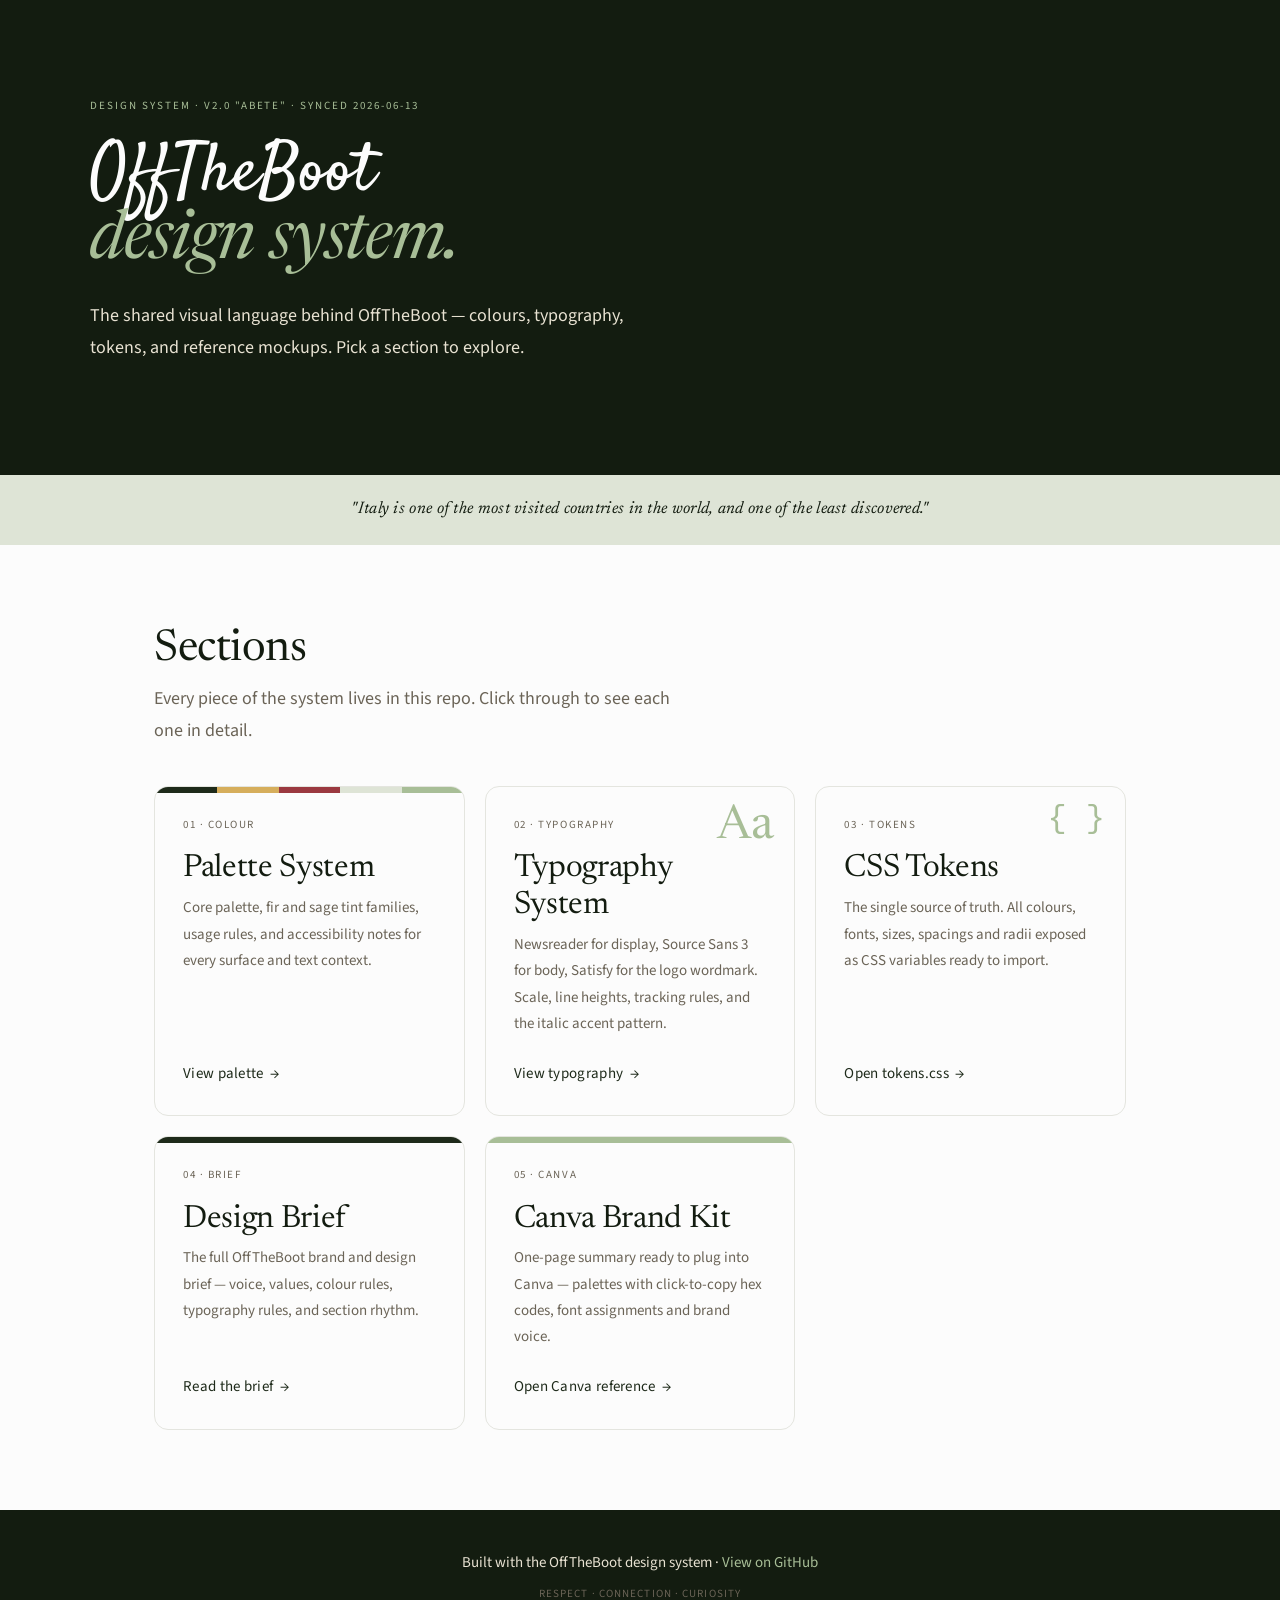
<file: index.html>
<!DOCTYPE html>
<html lang="en">
<head>
<meta charset="UTF-8">
<meta name="viewport" content="width=device-width, initial-scale=1.0">
<meta name="robots" content="noindex, nofollow">
<title>OffTheBoot — Design System</title>
<link rel="stylesheet" href="tokens.css">
<style>
  *, *::before, *::after { box-sizing: border-box; margin: 0; padding: 0; }

  html { scroll-behavior: smooth; }

  body {
    font-family: var(--font-body);
    background: var(--color-bg);
    color: var(--color-ink);
    line-height: var(--lh-relaxed);
    font-size: var(--text-body);
    -webkit-font-smoothing: antialiased;
  }

  /* ── Header / Hero ── */
  .hero {
    background: var(--color-ink);
    color: var(--color-bg);
    padding: clamp(3rem, 8vw, 6rem) clamp(1.5rem, 5vw, 4rem) clamp(4rem, 10vw, 7rem);
  }

  .hero-inner {
    max-width: 1100px;
    margin: 0 auto;
  }

  .eyebrow {
    font-family: var(--font-body);
    font-size: var(--text-xs);
    text-transform: uppercase;
    letter-spacing: 0.18em;
    color: var(--color-teal-soft);
    margin-bottom: 1.5rem;
  }

  .hero h1 {
    font-family: var(--font-display);
    font-weight: 400;
    font-size: clamp(2.5rem, 6vw, var(--text-hero));
    line-height: var(--lh-tight);
    letter-spacing: -0.02em;
    margin-bottom: 1.5rem;
  }

  .hero h1 em {
    font-style: italic;
    color: var(--color-teal-soft);
  }

  .logo-wordmark {
    font-family: 'Satisfy', cursive;
    font-weight: 400;
    font-style: normal;
  }

  .hero p {
    max-width: 60ch;
    color: var(--color-parchment);
    font-size: 1.125rem;
    line-height: var(--lh-relaxed);
  }

  /* ── Tagline strip ── */
  .strip {
    background: var(--color-teal-pale);
    padding: 1.25rem 1.5rem;
    text-align: center;
    font-size: var(--text-ui);
    color: var(--color-ink);
    letter-spacing: 0.02em;
  }

  .strip em {
    font-family: var(--font-display);
    font-style: italic;
    font-size: 1.05rem;
  }

  /* ── Sections grid ── */
  main {
    max-width: 1100px;
    margin: 0 auto;
    padding: clamp(3rem, 7vw, 5rem) clamp(1.5rem, 5vw, 4rem);
  }

  .section-head {
    margin-bottom: 2.5rem;
  }

  .section-head h2 {
    font-family: var(--font-display);
    font-weight: 400;
    font-size: var(--text-h1);
    line-height: var(--lh-snug);
    letter-spacing: -0.01em;
    margin-bottom: 0.5rem;
  }

  .section-head p {
    color: var(--color-muted);
    max-width: 60ch;
  }

  .grid {
    display: grid;
    grid-template-columns: repeat(auto-fill, minmax(280px, 1fr));
    gap: 1.25rem;
  }

  .card {
    display: flex;
    flex-direction: column;
    padding: 1.75rem;
    background: var(--color-bg);
    border: 1px solid var(--color-border);
    border-radius: 14px;
    color: inherit;
    text-decoration: none;
    transition: transform 0.18s ease, border-color 0.18s ease, background 0.18s ease;
    position: relative;
    overflow: hidden;
    min-height: 200px;
  }

  .card:hover {
    transform: translateY(-2px);
    border-color: var(--color-border-strong);
    background: var(--color-bg);
  }

  .card-tag {
    font-size: var(--text-xs);
    text-transform: uppercase;
    letter-spacing: 0.14em;
    color: var(--color-muted);
    margin-bottom: 1rem;
  }

  .card h3 {
    font-family: var(--font-display);
    font-weight: 400;
    font-size: var(--text-h2);
    line-height: var(--lh-snug);
    letter-spacing: -0.01em;
    margin-bottom: 0.5rem;
  }

  .card p {
    color: var(--color-muted);
    font-size: var(--text-ui);
    line-height: var(--lh-relaxed);
    margin-bottom: 1.5rem;
    flex-grow: 1;
  }

  .card-link {
    font-size: var(--text-ui);
    color: var(--color-primary);
    letter-spacing: 0.02em;
    display: inline-flex;
    align-items: center;
    gap: 0.4rem;
  }

  .card-link::after {
    content: "→";
    transition: transform 0.18s ease;
  }

  .card:hover .card-link::after {
    transform: translateX(3px);
  }

  /* Card swatches as visual accent */
  .card--palette::before {
    content: "";
    position: absolute;
    top: 0; left: 0; right: 0;
    height: 6px;
    background: linear-gradient(
      90deg,
      var(--color-primary) 0%,
      var(--color-primary) 20%,
      var(--color-accent) 20%,
      var(--color-accent) 40%,
      var(--color-cta) 40%,
      var(--color-cta) 60%,
      var(--color-teal-pale) 60%,
      var(--color-teal-pale) 80%,
      var(--color-teal-soft) 80%,
      var(--color-teal-soft) 100%
    );
  }

  .card--typography::before {
    content: "Aa";
    position: absolute;
    top: 1rem; right: 1.25rem;
    font-family: var(--font-display);
    font-size: 3rem;
    color: var(--color-teal-soft);
    line-height: 1;
  }

  .card--mockup::before {
    content: "";
    position: absolute;
    top: 0; left: 0; right: 0;
    height: 6px;
    background: var(--color-cta);
  }

  .card--brief::before {
    content: "";
    position: absolute;
    top: 0; left: 0; right: 0;
    height: 6px;
    background: var(--color-primary);
  }

  .card--tokens::before {
    content: "{ }";
    position: absolute;
    top: 1rem; right: 1.25rem;
    font-family: ui-monospace, SFMono-Regular, Menlo, monospace;
    font-size: 2rem;
    color: var(--color-teal-soft);
    line-height: 1;
  }

  .card--canva::before {
    content: "";
    position: absolute;
    top: 0; left: 0; right: 0;
    height: 6px;
    background: var(--color-teal-soft);
  }

  /* ── Footer ── */
  footer {
    background: var(--color-ink);
    color: var(--color-parchment);
    padding: 2.5rem 1.5rem;
    text-align: center;
    font-size: var(--text-ui);
  }

  footer a {
    color: var(--color-teal-soft);
    text-decoration: none;
  }

  footer a:hover { text-decoration: underline; }

  footer .muted {
    color: var(--color-muted);
    display: block;
    margin-top: 0.5rem;
    font-size: var(--text-xs);
    letter-spacing: 0.1em;
    text-transform: uppercase;
  }
</style>
</head>
<body>

  <header class="hero">
    <div class="hero-inner">
      <div class="eyebrow">Design System · v2.0 "Abete" · Synced 2026-06-13</div>
      <h1><span class="logo-wordmark">OffTheBoot</span><br><em>design system.</em></h1>
      <p>The shared visual language behind OffTheBoot — colours, typography, tokens, and reference mockups. Pick a section to explore.</p>
    </div>
  </header>

  <div class="strip">
    <em>"Italy is one of the most visited countries in the world, and one of the least discovered."</em>
  </div>

  <main>
    <div class="section-head">
      <h2>Sections</h2>
      <p>Every piece of the system lives in this repo. Click through to see each one in detail.</p>
    </div>

    <div class="grid">

      <a class="card card--palette" href="palette_system.html">
        <span class="card-tag">01 · Colour</span>
        <h3>Palette System</h3>
        <p>Core palette, fir and sage tint families, usage rules, and accessibility notes for every surface and text context.</p>
        <span class="card-link">View palette</span>
      </a>

      <a class="card card--typography" href="typography_system.html">
        <span class="card-tag">02 · Typography</span>
        <h3>Typography System</h3>
        <p>Newsreader for display, Source Sans 3 for body, Satisfy for the logo wordmark. Scale, line heights, tracking rules, and the italic accent pattern.</p>
        <span class="card-link">View typography</span>
      </a>

      <a class="card card--tokens" href="tokens.css">
        <span class="card-tag">03 · Tokens</span>
        <h3>CSS Tokens</h3>
        <p>The single source of truth. All colours, fonts, sizes, spacings and radii exposed as CSS variables ready to import.</p>
        <span class="card-link">Open tokens.css</span>
      </a>

      <a class="card card--brief" href="offtheboot-design-brief.md">
        <span class="card-tag">04 · Brief</span>
        <h3>Design Brief</h3>
        <p>The full OffTheBoot brand and design brief — voice, values, colour rules, typography rules, and section rhythm.</p>
        <span class="card-link">Read the brief</span>
      </a>

      <a class="card card--canva" href="canva-brand-kit.html">
        <span class="card-tag">05 · Canva</span>
        <h3>Canva Brand Kit</h3>
        <p>One-page summary ready to plug into Canva — palettes with click-to-copy hex codes, font assignments and brand voice.</p>
        <span class="card-link">Open Canva reference</span>
      </a>

    </div>
  </main>

  <footer>
    Built with the OffTheBoot design system · <a href="https://github.com/cesarebed/boot-design-system">View on GitHub</a>
    <span class="muted">Respect · Connection · Curiosity</span>
  </footer>

</body>
</html>
</file>
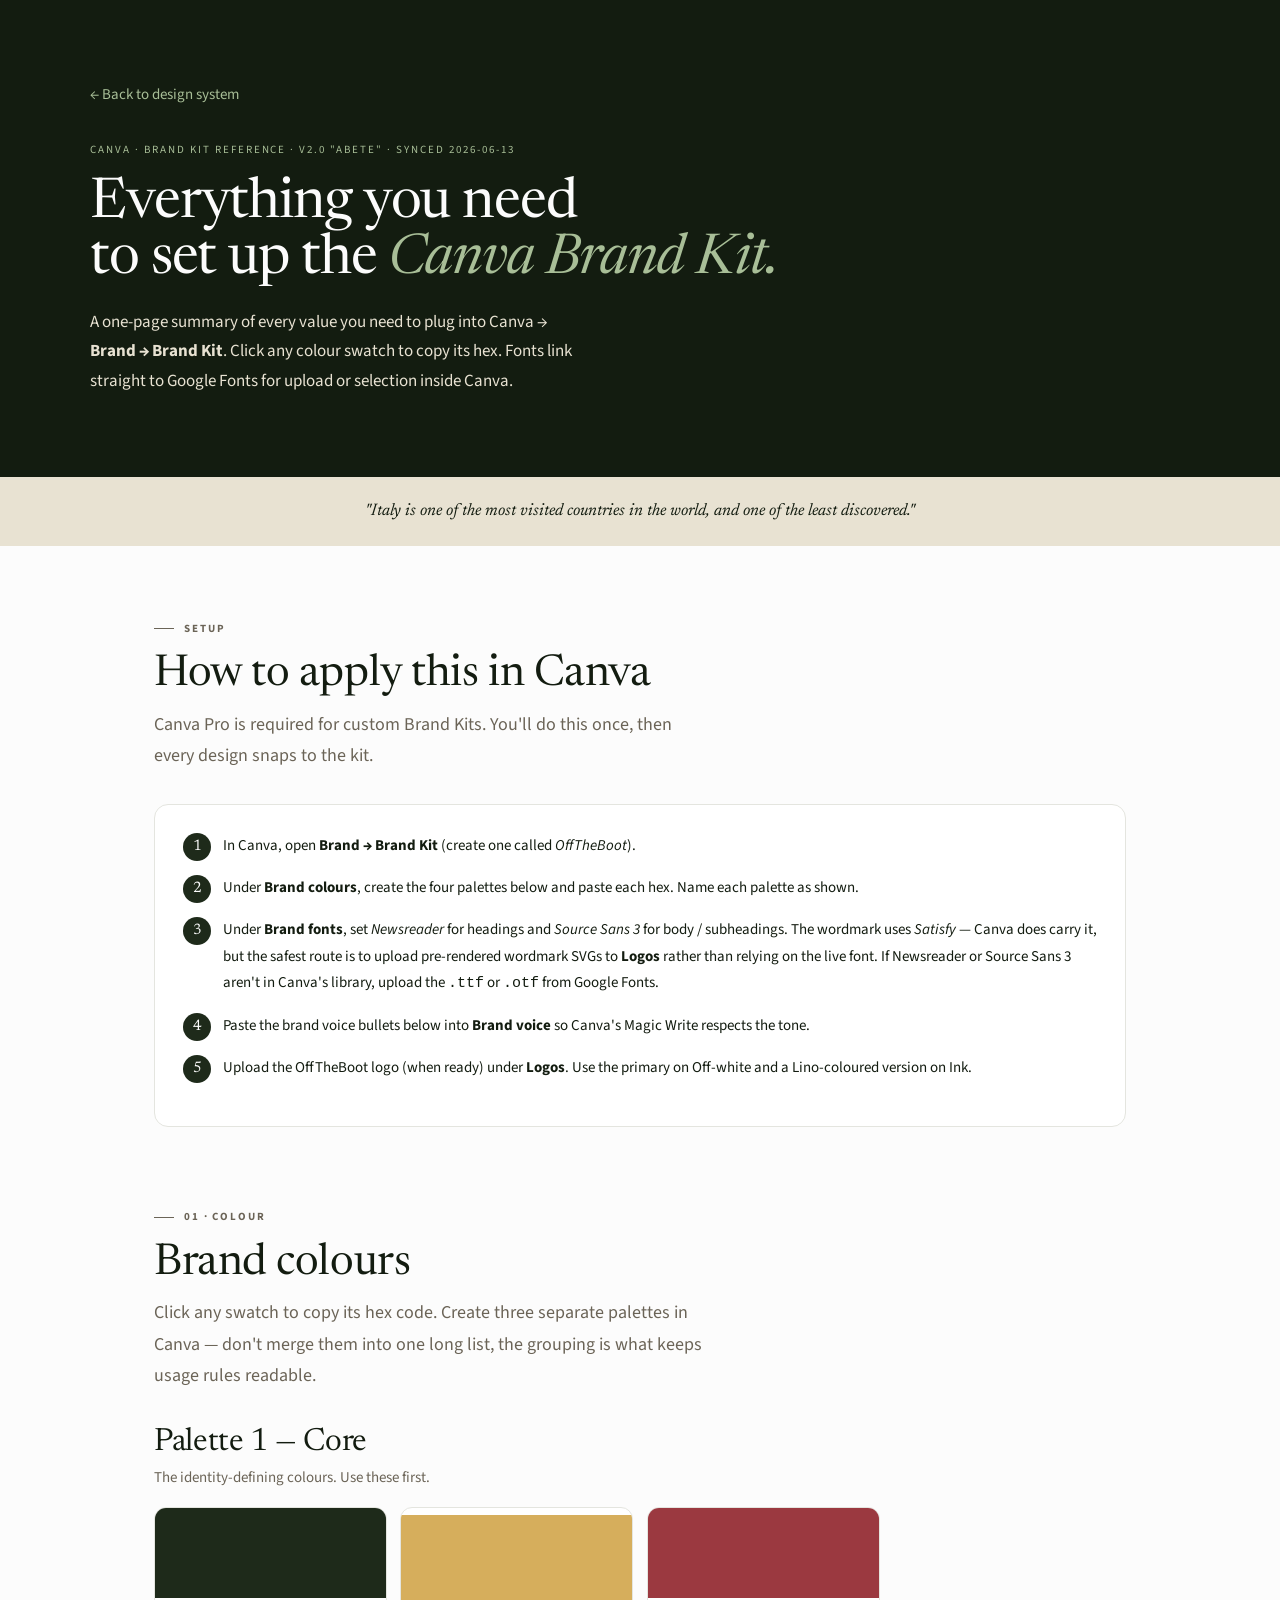
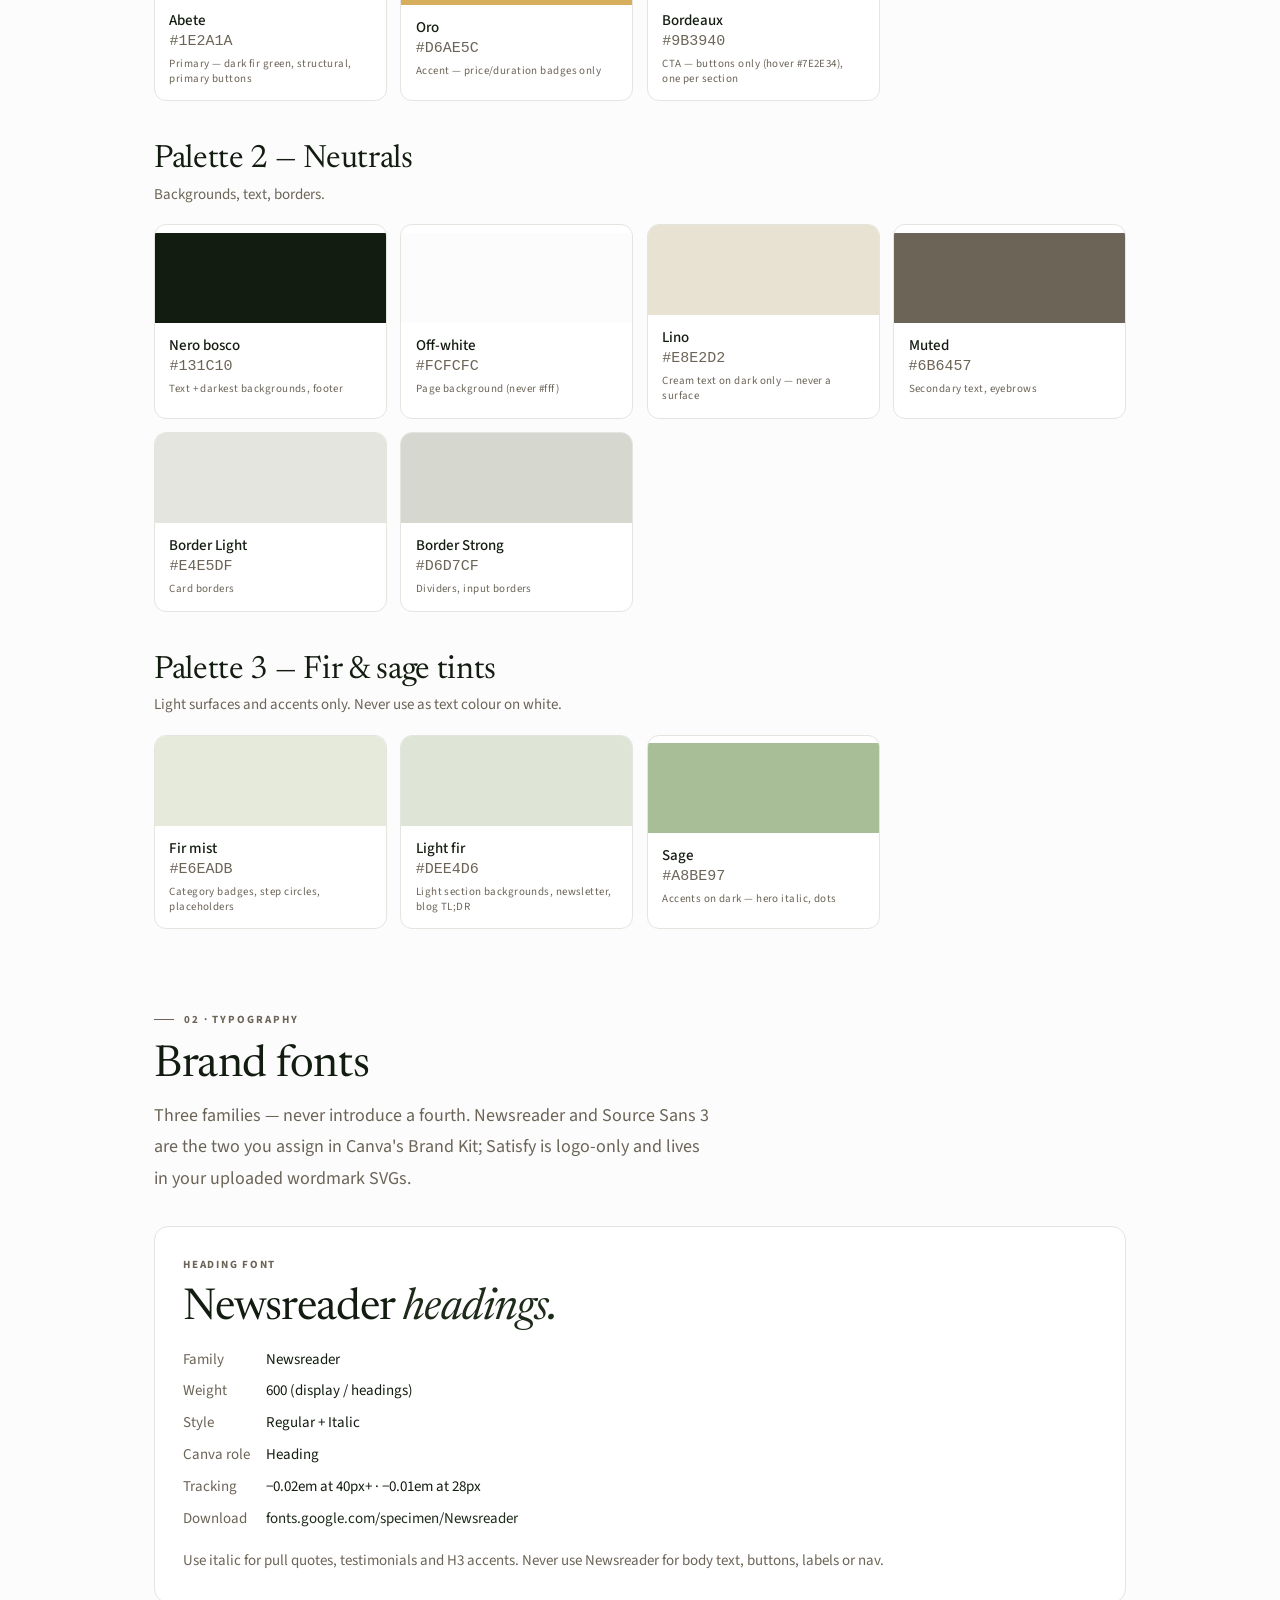
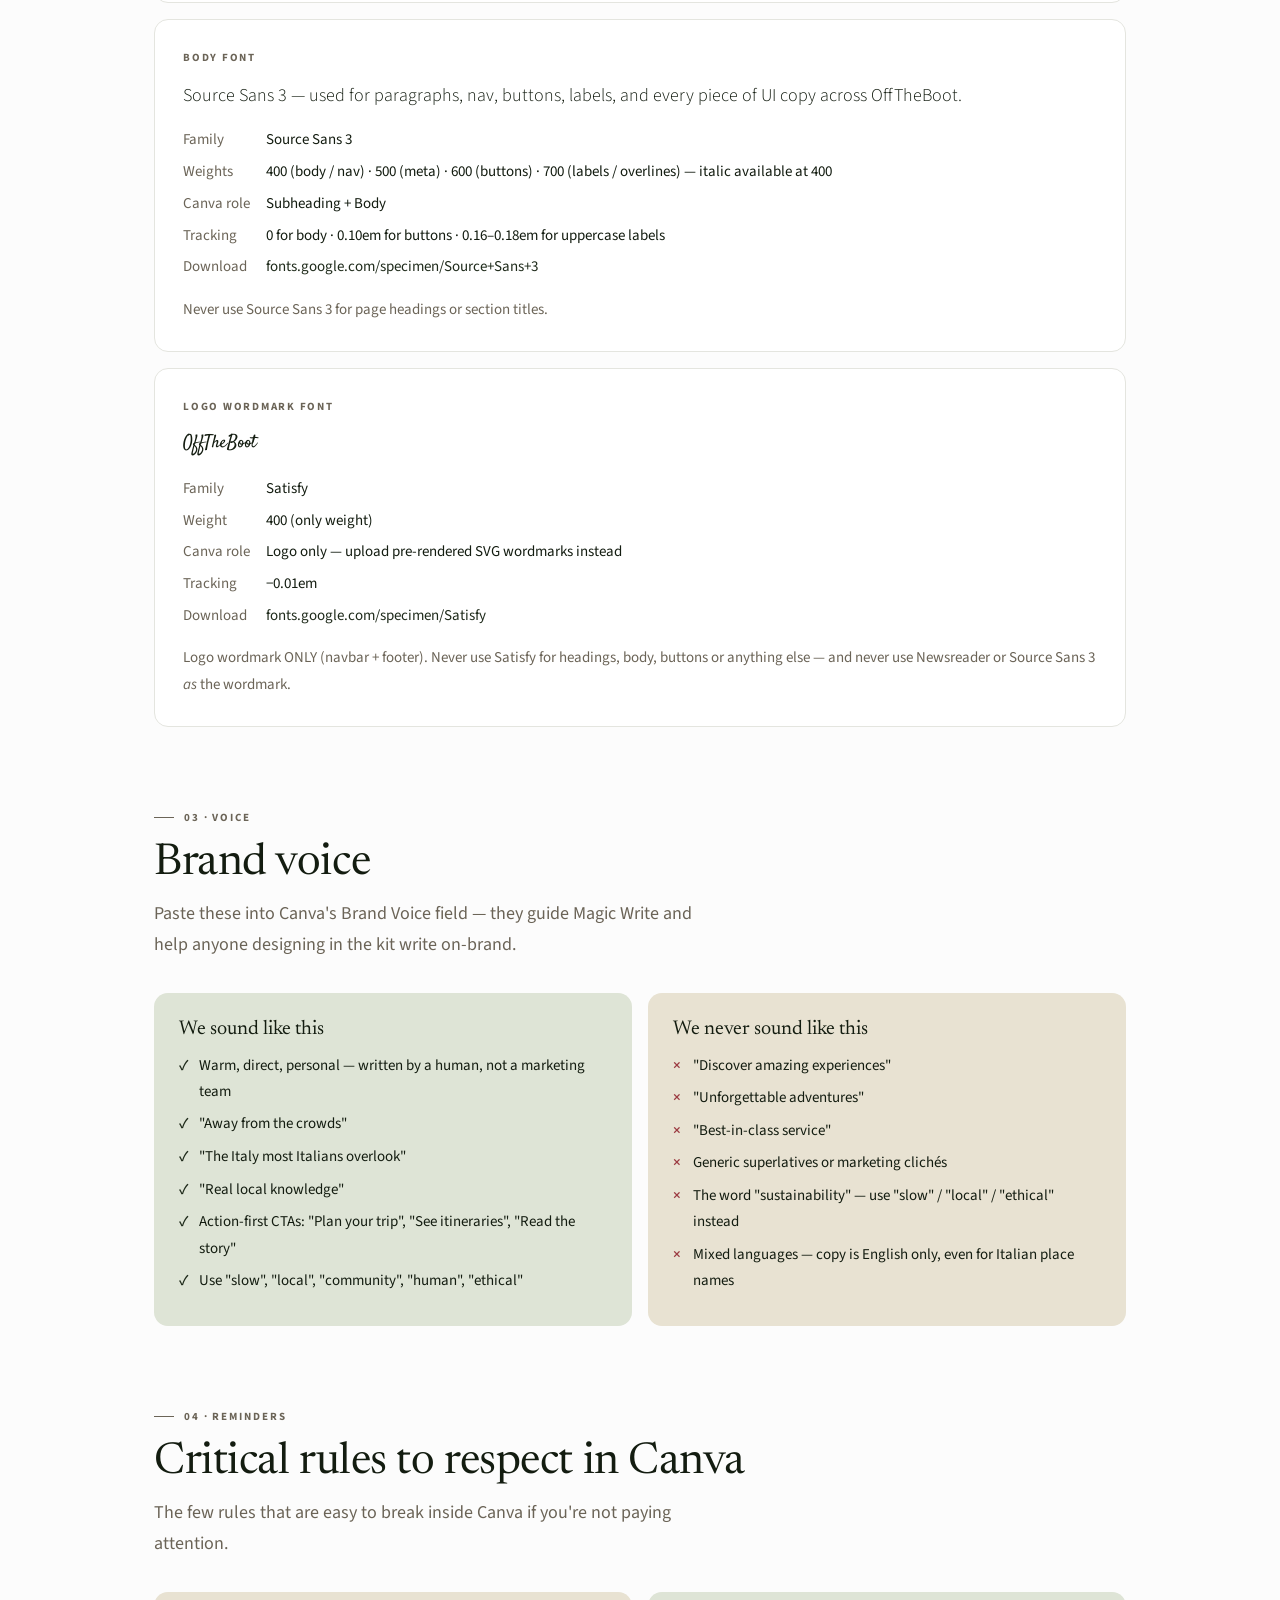
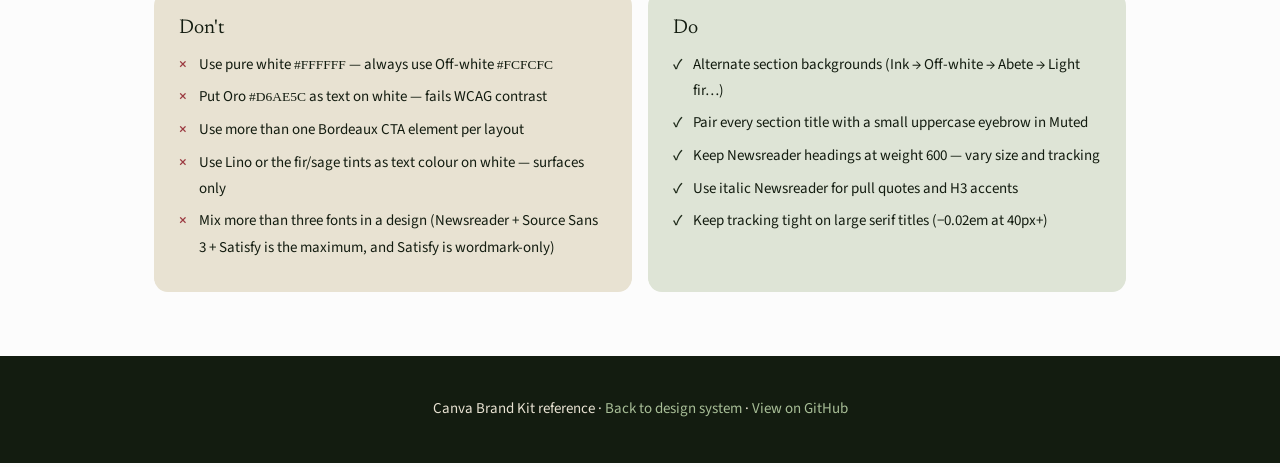
<file: canva-brand-kit.html>
<!DOCTYPE html>
<html lang="en">
<head>
<meta charset="UTF-8">
<meta name="viewport" content="width=device-width, initial-scale=1.0">
<meta name="robots" content="noindex, nofollow">
<title>OffTheBoot — Canva Brand Kit Reference</title>
<link rel="preconnect" href="https://fonts.googleapis.com">
<link rel="preconnect" href="https://fonts.gstatic.com" crossorigin>
<link href="https://fonts.googleapis.com/css2?family=Newsreader:ital,wght@0,600;1,600&family=Source+Sans+3:ital,wght@0,400;0,500;0,600;0,700;1,400&family=Satisfy&display=swap" rel="stylesheet">
<link rel="stylesheet" href="tokens.css">
<style>
  *, *::before, *::after { box-sizing: border-box; margin: 0; padding: 0; }
  html { scroll-behavior: smooth; }

  body {
    font-family: var(--font-body);
    background: var(--color-bg);
    color: var(--color-ink);
    line-height: var(--lh-relaxed);
    font-size: var(--text-body);
    -webkit-font-smoothing: antialiased;
  }

  a { color: var(--color-primary); }

  /* ── Hero ── */
  .hero {
    background: var(--color-ink);
    color: var(--color-bg);
    padding: clamp(3rem, 7vw, 5rem) clamp(1.5rem, 5vw, 4rem) clamp(3rem, 7vw, 5rem);
  }
  .hero-inner { max-width: 1100px; margin: 0 auto; }
  .back-link {
    display: inline-block;
    color: var(--color-teal-soft);
    text-decoration: none;
    font-size: var(--text-ui);
    margin-bottom: 2rem;
  }
  .back-link:hover { text-decoration: underline; }
  .eyebrow {
    font-family: var(--font-body);
    font-size: var(--text-xs);
    text-transform: uppercase;
    letter-spacing: 0.18em;
    color: var(--color-teal-soft);
    margin-bottom: 1rem;
  }
  .hero h1 {
    font-family: var(--font-display);
    font-weight: 400;
    font-size: clamp(2.25rem, 5vw, 3.5rem);
    line-height: var(--lh-tight);
    letter-spacing: -0.02em;
    margin-bottom: 1.25rem;
  }
  .hero h1 em { font-style: italic; color: var(--color-teal-soft); }
  .hero p {
    max-width: 62ch;
    color: var(--color-parchment);
    font-size: 1.0625rem;
  }

  /* ── Layout ── */
  main {
    max-width: 1100px;
    margin: 0 auto;
    padding: clamp(2.5rem, 6vw, 4rem) clamp(1.5rem, 5vw, 4rem);
  }

  section + section { margin-top: clamp(3rem, 6vw, 4.5rem); }

  .section-head { margin-bottom: 2rem; }
  .section-head .kicker {
    font-family: var(--font-body);
    font-size: var(--text-xs);
    font-weight: 700;
    text-transform: uppercase;
    letter-spacing: 0.18em;
    color: var(--color-muted);
    margin-bottom: 0.75rem;
    display: inline-flex;
    align-items: center;
    gap: 0.6rem;
  }
  .section-head .kicker::before {
    content: "";
    width: 20px; height: 1px;
    background: currentColor;
    display: inline-block;
  }
  .section-head h2 {
    font-family: var(--font-display);
    font-weight: 400;
    font-size: var(--text-h1);
    line-height: var(--lh-snug);
    letter-spacing: -0.01em;
    margin-bottom: 0.5rem;
  }
  .section-head p {
    color: var(--color-muted);
    max-width: 62ch;
  }

  /* ── Palette groups ── */
  .palette-group { margin-bottom: 2.5rem; }
  .palette-group h3 {
    font-family: var(--font-display);
    font-size: var(--text-h2);
    font-weight: 400;
    margin-bottom: 0.25rem;
    letter-spacing: -0.01em;
  }
  .palette-group .sub {
    color: var(--color-muted);
    font-size: var(--text-ui);
    margin-bottom: 1rem;
  }

  .swatches {
    display: grid;
    grid-template-columns: repeat(auto-fill, minmax(200px, 1fr));
    gap: 0.85rem;
  }

  .swatch {
    border: 1px solid var(--color-border);
    border-radius: 12px;
    overflow: hidden;
    background: #fff;
    cursor: pointer;
    transition: transform 0.15s ease, border-color 0.15s ease;
    text-align: left;
    font-family: var(--font-body);
    color: inherit;
    padding: 0;
    width: 100%;
    display: block;
  }
  .swatch:hover { transform: translateY(-2px); border-color: var(--color-border-strong); }
  .swatch:focus { outline: 2px solid var(--color-primary); outline-offset: 2px; }

  .swatch-chip {
    height: 90px;
    position: relative;
  }
  .swatch-chip .copy-hint {
    position: absolute;
    top: 8px; right: 10px;
    font-size: var(--text-xs);
    letter-spacing: 0.12em;
    text-transform: uppercase;
    background: rgba(30, 28, 22, 0.75);
    color: var(--color-bg);
    padding: 2px 6px;
    border-radius: 4px;
    opacity: 0;
    transition: opacity 0.15s ease;
  }
  .swatch:hover .copy-hint { opacity: 1; }
  .swatch.copied .copy-hint { opacity: 1; background: var(--color-primary); }

  .swatch-meta { padding: 0.75rem 0.9rem 0.9rem; }
  .swatch-meta .name {
    font-size: var(--text-ui);
    font-weight: 500;
    margin-bottom: 2px;
  }
  .swatch-meta .hex {
    font-family: ui-monospace, SFMono-Regular, Menlo, monospace;
    font-size: var(--text-ui);
    color: var(--color-muted);
  }
  .swatch-meta .use {
    font-size: var(--text-xs);
    color: var(--color-muted);
    margin-top: 6px;
    letter-spacing: 0.04em;
  }

  .swatch.border-light .swatch-chip { border-bottom: 1px solid var(--color-border); }

  /* ── Fonts ── */
  .font-block {
    border: 1px solid var(--color-border);
    border-radius: 14px;
    padding: 1.75rem;
    background: #fff;
    margin-bottom: 1rem;
  }
  .font-block .label {
    font-size: var(--text-xs);
    font-weight: 700;
    text-transform: uppercase;
    letter-spacing: 0.16em;
    color: var(--color-muted);
    margin-bottom: 0.75rem;
  }
  .font-block .preview {
    line-height: var(--lh-tight);
    letter-spacing: -0.02em;
    margin-bottom: 1rem;
  }
  .font-block.display .preview {
    font-family: var(--font-display);
    font-weight: 400;
    font-size: clamp(2rem, 4vw, 2.75rem);
  }
  .font-block.display .preview em {
    font-style: italic;
    color: var(--color-primary);
  }
  .font-block.body .preview {
    font-family: var(--font-body);
    font-weight: 300;
    font-size: 1.125rem;
    line-height: var(--lh-relaxed);
    letter-spacing: 0;
  }
  .font-block dl {
    display: grid;
    grid-template-columns: max-content 1fr;
    gap: 0.35rem 1rem;
    font-size: var(--text-ui);
    margin-top: 1rem;
  }
  .font-block dt { color: var(--color-muted); }
  .font-block dd { color: var(--color-ink); }

  .font-note {
    font-size: var(--text-ui);
    color: var(--color-muted);
    margin-top: 1rem;
  }
  .font-note code {
    font-family: ui-monospace, SFMono-Regular, Menlo, monospace;
    background: var(--color-parchment);
    padding: 2px 6px;
    border-radius: 4px;
    font-size: 0.9em;
    color: var(--color-ink);
  }

  /* ── Tone lists ── */
  .tone-grid {
    display: grid;
    grid-template-columns: repeat(auto-fit, minmax(280px, 1fr));
    gap: 1rem;
  }
  .tone-card {
    border: 1px solid var(--color-border);
    border-radius: 14px;
    padding: 1.5rem;
    background: #fff;
  }
  .tone-card.yes { background: var(--color-teal-pale); border-color: transparent; }
  .tone-card.no  { background: var(--color-parchment);  border-color: transparent; }
  .tone-card h4 {
    font-family: var(--font-display);
    font-weight: 400;
    font-size: 1.25rem;
    margin-bottom: 0.75rem;
  }
  .tone-card ul { list-style: none; padding: 0; }
  .tone-card li {
    font-size: var(--text-ui);
    line-height: var(--lh-relaxed);
    padding-left: 1.25rem;
    position: relative;
    margin-bottom: 0.4rem;
  }
  .tone-card.yes li::before {
    content: "✓"; position: absolute; left: 0; color: var(--color-primary); font-weight: 600;
  }
  .tone-card.no li::before {
    content: "×"; position: absolute; left: 0; color: var(--color-cta); font-weight: 600;
  }

  /* ── Canva steps ── */
  .steps {
    border: 1px solid var(--color-border);
    border-radius: 14px;
    padding: 1.75rem;
    background: #fff;
  }
  .steps ol {
    list-style: none;
    counter-reset: step;
    padding: 0;
  }
  .steps li {
    counter-increment: step;
    padding-left: 2.5rem;
    position: relative;
    margin-bottom: 1rem;
    font-size: var(--text-ui);
    line-height: var(--lh-relaxed);
  }
  .steps li::before {
    content: counter(step);
    position: absolute;
    left: 0; top: 0;
    width: 1.75rem; height: 1.75rem;
    background: var(--color-primary);
    color: var(--color-bg);
    border-radius: 50%;
    display: inline-flex;
    align-items: center;
    justify-content: center;
    font-family: var(--font-display);
    font-size: 0.95rem;
  }

  /* ── Tagline strip ── */
  .strip {
    background: var(--color-parchment);
    padding: 1.25rem 1.5rem;
    text-align: center;
    font-size: var(--text-ui);
    color: var(--color-ink);
  }
  .strip em {
    font-family: var(--font-display);
    font-style: italic;
    font-size: 1.05rem;
  }

  /* ── Footer ── */
  footer {
    background: var(--color-ink);
    color: var(--color-parchment);
    padding: 2.5rem 1.5rem;
    text-align: center;
    font-size: var(--text-ui);
  }
  footer a { color: var(--color-teal-soft); text-decoration: none; }
  footer a:hover { text-decoration: underline; }

  .toast {
    position: fixed;
    bottom: 2rem; left: 50%;
    transform: translateX(-50%) translateY(20px);
    background: var(--color-ink);
    color: var(--color-bg);
    padding: 0.6rem 1.1rem;
    border-radius: 999px;
    font-size: var(--text-ui);
    opacity: 0;
    transition: opacity 0.18s ease, transform 0.18s ease;
    pointer-events: none;
    z-index: 100;
  }
  .toast.show { opacity: 1; transform: translateX(-50%) translateY(0); }
</style>
</head>
<body>

  <header class="hero">
    <div class="hero-inner">
      <a href="index.html" class="back-link">← Back to design system</a>
      <div class="eyebrow">Canva · Brand Kit Reference · v2.0 "Abete" · synced 2026-06-13</div>
      <h1>Everything you need<br>to set up the <em>Canva Brand Kit.</em></h1>
      <p>A one-page summary of every value you need to plug into Canva → <strong>Brand → Brand Kit</strong>. Click any colour swatch to copy its hex. Fonts link straight to Google Fonts for upload or selection inside Canva.</p>
    </div>
  </header>

  <div class="strip">
    <em>"Italy is one of the most visited countries in the world, and one of the least discovered."</em>
  </div>

  <main>

    <!-- ── SECTION: How to apply in Canva ── -->
    <section>
      <div class="section-head">
        <span class="kicker">Setup</span>
        <h2>How to apply this in Canva</h2>
        <p>Canva Pro is required for custom Brand Kits. You'll do this once, then every design snaps to the kit.</p>
      </div>
      <div class="steps">
        <ol>
          <li>In Canva, open <strong>Brand → Brand Kit</strong> (create one called <em>OffTheBoot</em>).</li>
          <li>Under <strong>Brand colours</strong>, create the four palettes below and paste each hex. Name each palette as shown.</li>
          <li>Under <strong>Brand fonts</strong>, set <em>Newsreader</em> for headings and <em>Source Sans 3</em> for body / subheadings. The wordmark uses <em>Satisfy</em> — Canva does carry it, but the safest route is to upload pre-rendered wordmark SVGs to <strong>Logos</strong> rather than relying on the live font. If Newsreader or Source Sans 3 aren't in Canva's library, upload the <code>.ttf</code> or <code>.otf</code> from Google Fonts.</li>
          <li>Paste the brand voice bullets below into <strong>Brand voice</strong> so Canva's Magic Write respects the tone.</li>
          <li>Upload the OffTheBoot logo (when ready) under <strong>Logos</strong>. Use the primary on Off-white and a Lino-coloured version on Ink.</li>
        </ol>
      </div>
    </section>

    <!-- ── SECTION: Palettes ── -->
    <section>
      <div class="section-head">
        <span class="kicker">01 · Colour</span>
        <h2>Brand colours</h2>
        <p>Click any swatch to copy its hex code. Create three separate palettes in Canva — don't merge them into one long list, the grouping is what keeps usage rules readable.</p>
      </div>

      <div class="palette-group">
        <h3>Palette 1 — Core</h3>
        <p class="sub">The identity-defining colours. Use these first.</p>
        <div class="swatches" id="palette-core"></div>
      </div>

      <div class="palette-group">
        <h3>Palette 2 — Neutrals</h3>
        <p class="sub">Backgrounds, text, borders.</p>
        <div class="swatches" id="palette-neutrals"></div>
      </div>

      <div class="palette-group">
        <h3>Palette 3 — Fir &amp; sage tints</h3>
        <p class="sub">Light surfaces and accents only. Never use as text colour on white.</p>
        <div class="swatches" id="palette-tints"></div>
      </div>
    </section>

    <!-- ── SECTION: Fonts ── -->
    <section>
      <div class="section-head">
        <span class="kicker">02 · Typography</span>
        <h2>Brand fonts</h2>
        <p>Three families — never introduce a fourth. Newsreader and Source Sans 3 are the two you assign in Canva's Brand Kit; Satisfy is logo-only and lives in your uploaded wordmark SVGs.</p>
      </div>

      <div class="font-block display">
        <div class="label">Heading font</div>
        <div class="preview">Newsreader <em>headings.</em></div>
        <dl>
          <dt>Family</dt><dd>Newsreader</dd>
          <dt>Weight</dt><dd>600 (display / headings)</dd>
          <dt>Style</dt><dd>Regular + Italic</dd>
          <dt>Canva role</dt><dd>Heading</dd>
          <dt>Tracking</dt><dd>−0.02em at 40px+ · −0.01em at 28px</dd>
          <dt>Download</dt><dd><a href="https://fonts.google.com/specimen/Newsreader" target="_blank" rel="noopener">fonts.google.com/specimen/Newsreader</a></dd>
        </dl>
        <p class="font-note">Use italic for pull quotes, testimonials and H3 accents. Never use Newsreader for body text, buttons, labels or nav.</p>
      </div>

      <div class="font-block body">
        <div class="label">Body font</div>
        <div class="preview">Source Sans 3 — used for paragraphs, nav, buttons, labels, and every piece of UI copy across OffTheBoot.</div>
        <dl>
          <dt>Family</dt><dd>Source Sans 3</dd>
          <dt>Weights</dt><dd>400 (body / nav) · 500 (meta) · 600 (buttons) · 700 (labels / overlines) — italic available at 400</dd>
          <dt>Canva role</dt><dd>Subheading + Body</dd>
          <dt>Tracking</dt><dd>0 for body · 0.10em for buttons · 0.16–0.18em for uppercase labels</dd>
          <dt>Download</dt><dd><a href="https://fonts.google.com/specimen/Source+Sans+3" target="_blank" rel="noopener">fonts.google.com/specimen/Source+Sans+3</a></dd>
        </dl>
        <p class="font-note">Never use Source Sans 3 for page headings or section titles.</p>
      </div>

      <div class="font-block body">
        <div class="label">Logo wordmark font</div>
        <div class="preview" style="font-family:'Satisfy',cursive;font-weight:400;letter-spacing:-0.01em;">OffTheBoot</div>
        <dl>
          <dt>Family</dt><dd>Satisfy</dd>
          <dt>Weight</dt><dd>400 (only weight)</dd>
          <dt>Canva role</dt><dd>Logo only — upload pre-rendered SVG wordmarks instead</dd>
          <dt>Tracking</dt><dd>−0.01em</dd>
          <dt>Download</dt><dd><a href="https://fonts.google.com/specimen/Satisfy" target="_blank" rel="noopener">fonts.google.com/specimen/Satisfy</a></dd>
        </dl>
        <p class="font-note">Logo wordmark ONLY (navbar + footer). Never use Satisfy for headings, body, buttons or anything else — and never use Newsreader or Source Sans 3 <em>as</em> the wordmark.</p>
      </div>
    </section>

    <!-- ── SECTION: Voice ── -->
    <section>
      <div class="section-head">
        <span class="kicker">03 · Voice</span>
        <h2>Brand voice</h2>
        <p>Paste these into Canva's Brand Voice field — they guide Magic Write and help anyone designing in the kit write on-brand.</p>
      </div>
      <div class="tone-grid">
        <div class="tone-card yes">
          <h4>We sound like this</h4>
          <ul>
            <li>Warm, direct, personal — written by a human, not a marketing team</li>
            <li>"Away from the crowds"</li>
            <li>"The Italy most Italians overlook"</li>
            <li>"Real local knowledge"</li>
            <li>Action-first CTAs: "Plan your trip", "See itineraries", "Read the story"</li>
            <li>Use "slow", "local", "community", "human", "ethical"</li>
          </ul>
        </div>
        <div class="tone-card no">
          <h4>We never sound like this</h4>
          <ul>
            <li>"Discover amazing experiences"</li>
            <li>"Unforgettable adventures"</li>
            <li>"Best-in-class service"</li>
            <li>Generic superlatives or marketing clichés</li>
            <li>The word "sustainability" — use "slow" / "local" / "ethical" instead</li>
            <li>Mixed languages — copy is English only, even for Italian place names</li>
          </ul>
        </div>
      </div>
    </section>

    <!-- ── SECTION: Usage rules quick ref ── -->
    <section>
      <div class="section-head">
        <span class="kicker">04 · Reminders</span>
        <h2>Critical rules to respect in Canva</h2>
        <p>The few rules that are easy to break inside Canva if you're not paying attention.</p>
      </div>
      <div class="tone-grid">
        <div class="tone-card no">
          <h4>Don't</h4>
          <ul>
            <li>Use pure white <code style="font-family:ui-monospace;font-size:0.9em">#FFFFFF</code> — always use Off-white <code style="font-family:ui-monospace;font-size:0.9em">#FCFCFC</code></li>
            <li>Put Oro <code style="font-family:ui-monospace;font-size:0.9em">#D6AE5C</code> as text on white — fails WCAG contrast</li>
            <li>Use more than one Bordeaux CTA element per layout</li>
            <li>Use Lino or the fir/sage tints as text colour on white — surfaces only</li>
            <li>Mix more than three fonts in a design (Newsreader + Source Sans 3 + Satisfy is the maximum, and Satisfy is wordmark-only)</li>
          </ul>
        </div>
        <div class="tone-card yes">
          <h4>Do</h4>
          <ul>
            <li>Alternate section backgrounds (Ink → Off-white → Abete → Light fir…)</li>
            <li>Pair every section title with a small uppercase eyebrow in Muted</li>
            <li>Keep Newsreader headings at weight 600 — vary size and tracking</li>
            <li>Use italic Newsreader for pull quotes and H3 accents</li>
            <li>Keep tracking tight on large serif titles (−0.02em at 40px+)</li>
          </ul>
        </div>
      </div>
    </section>

  </main>

  <footer>
    Canva Brand Kit reference · <a href="index.html">Back to design system</a> · <a href="https://github.com/cesarebed/boot-design-system">View on GitHub</a>
  </footer>

  <div class="toast" id="toast">Copied</div>

<script>
  const palettes = {
    core: [
      { name: "Abete",     hex: "#1E2A1A", use: "Primary — dark fir green, structural, primary buttons" },
      { name: "Oro",       hex: "#D6AE5C", use: "Accent — price/duration badges only" },
      { name: "Bordeaux",  hex: "#9B3940", use: "CTA — buttons only (hover #7E2E34), one per section" },
    ],
    neutrals: [
      { name: "Nero bosco",    hex: "#131C10", use: "Text + darkest backgrounds, footer" },
      { name: "Off-white",     hex: "#FCFCFC", use: "Page background (never #fff)" },
      { name: "Lino",          hex: "#E8E2D2", use: "Cream text on dark only — never a surface" },
      { name: "Muted",         hex: "#6B6457", use: "Secondary text, eyebrows" },
      { name: "Border Light",  hex: "#E4E5DF", use: "Card borders" },
      { name: "Border Strong", hex: "#D6D7CF", use: "Dividers, input borders" },
    ],
    tints: [
      { name: "Fir mist",  hex: "#E6EADB", use: "Category badges, step circles, placeholders" },
      { name: "Light fir", hex: "#DEE4D6", use: "Light section backgrounds, newsletter, blog TL;DR" },
      { name: "Sage",      hex: "#A8BE97", use: "Accents on dark — hero italic, dots" },
    ],
  };

  function renderPalette(key, mountId) {
    const mount = document.getElementById(mountId);
    palettes[key].forEach(c => {
      const btn = document.createElement("button");
      btn.className = "swatch";
      btn.type = "button";
      btn.setAttribute("aria-label", `Copy ${c.hex}`);
      btn.innerHTML = `
        <div class="swatch-chip" style="background:${c.hex}">
          <span class="copy-hint">Click to copy</span>
        </div>
        <div class="swatch-meta">
          <div class="name">${c.name}</div>
          <div class="hex">${c.hex}</div>
          <div class="use">${c.use}</div>
        </div>`;
      btn.addEventListener("click", () => copyHex(c.hex, btn));
      mount.appendChild(btn);
    });
  }

  const toast = document.getElementById("toast");
  let toastTimer;
  function copyHex(hex, el) {
    navigator.clipboard.writeText(hex).then(() => {
      toast.textContent = `Copied ${hex}`;
      toast.classList.add("show");
      el.classList.add("copied");
      const hint = el.querySelector(".copy-hint");
      if (hint) hint.textContent = "Copied";
      clearTimeout(toastTimer);
      toastTimer = setTimeout(() => {
        toast.classList.remove("show");
        el.classList.remove("copied");
        if (hint) hint.textContent = "Click to copy";
      }, 1400);
    });
  }

  renderPalette("core",     "palette-core");
  renderPalette("neutrals", "palette-neutrals");
  renderPalette("tints",    "palette-tints");
</script>

</body>
</html>
</file>
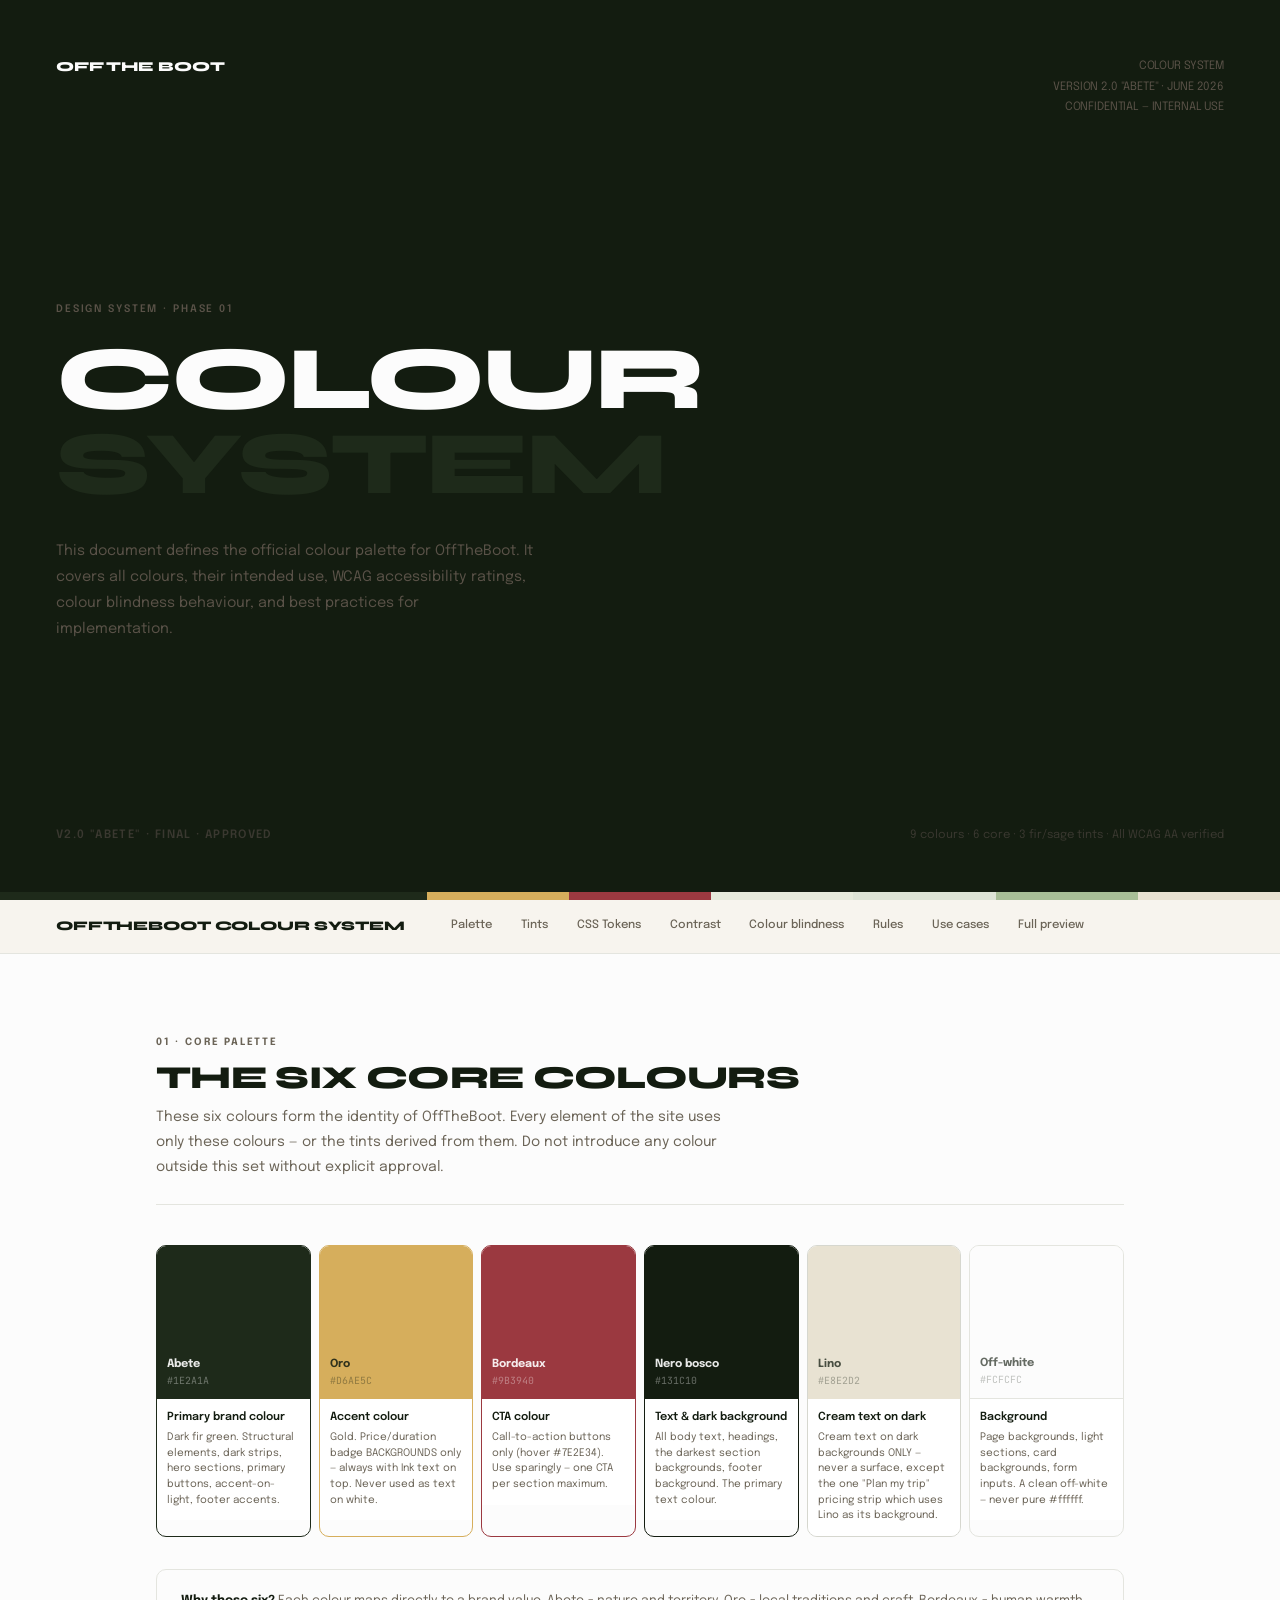
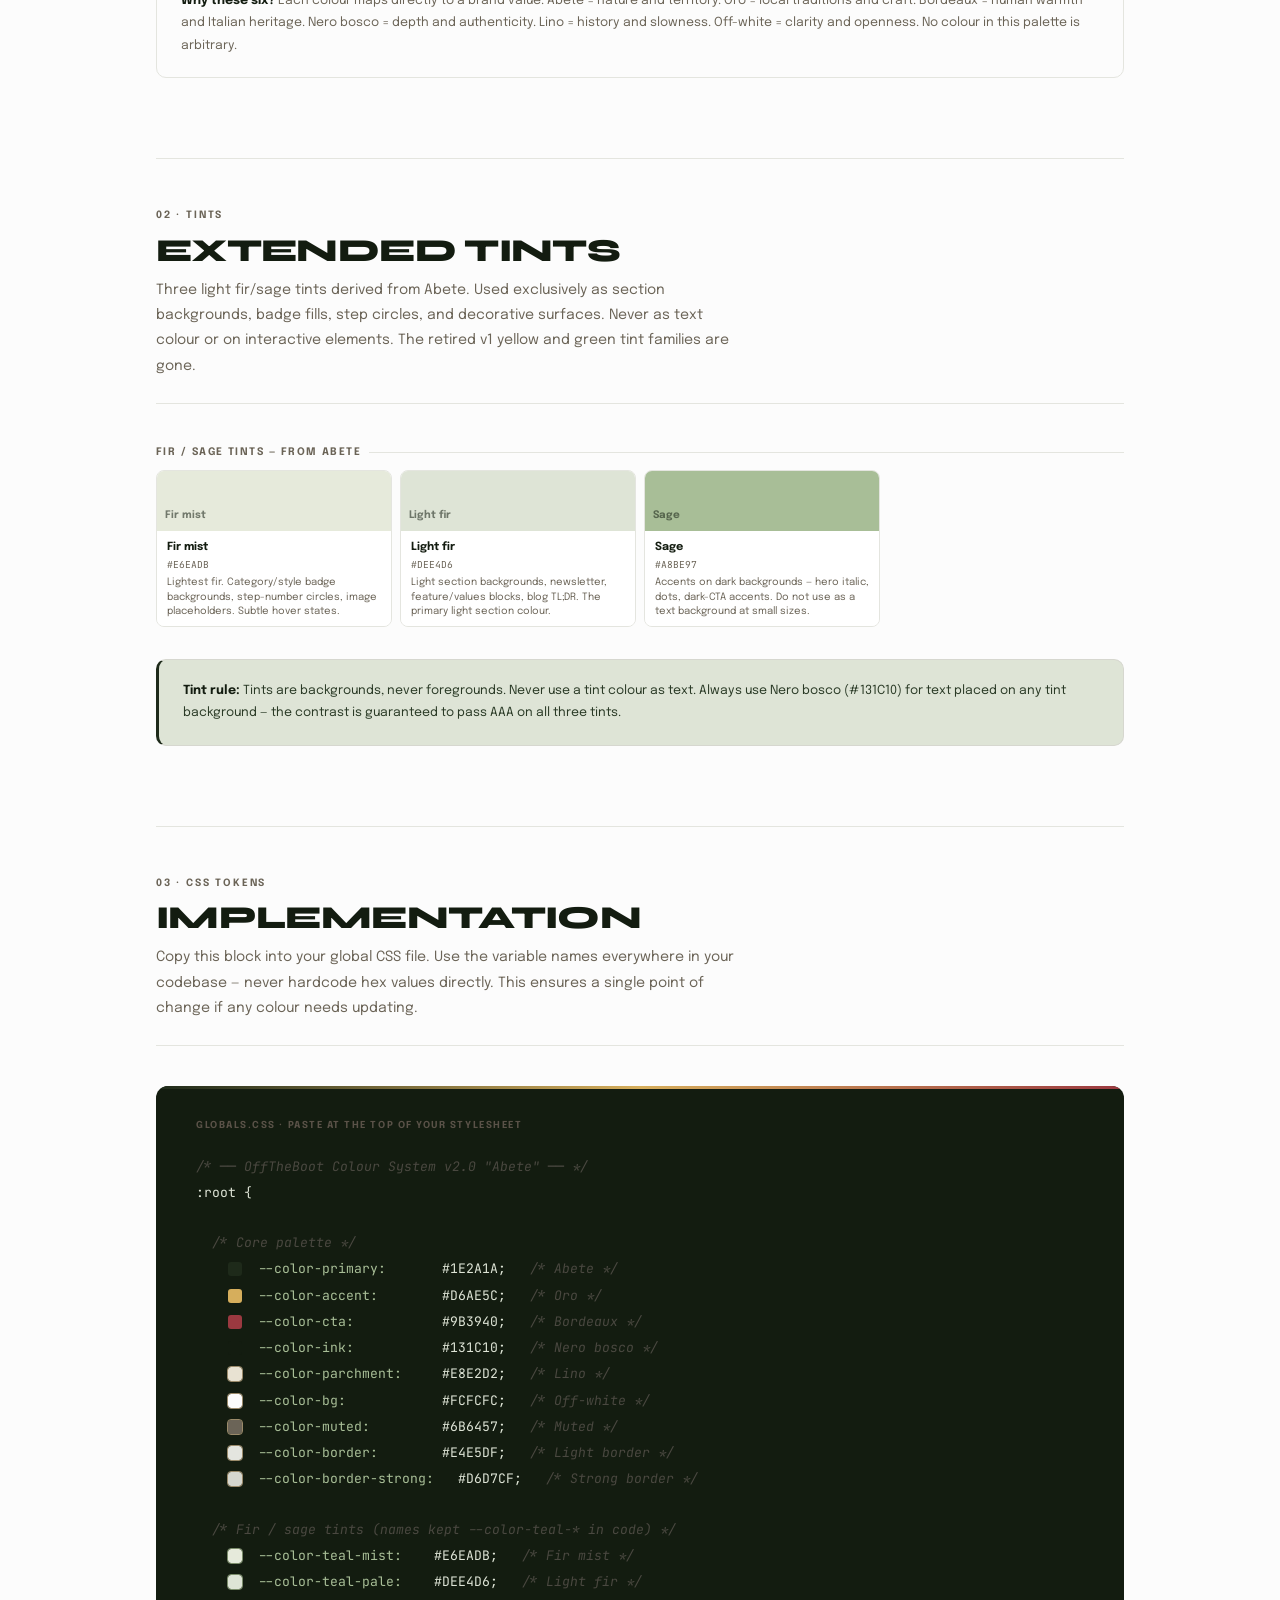
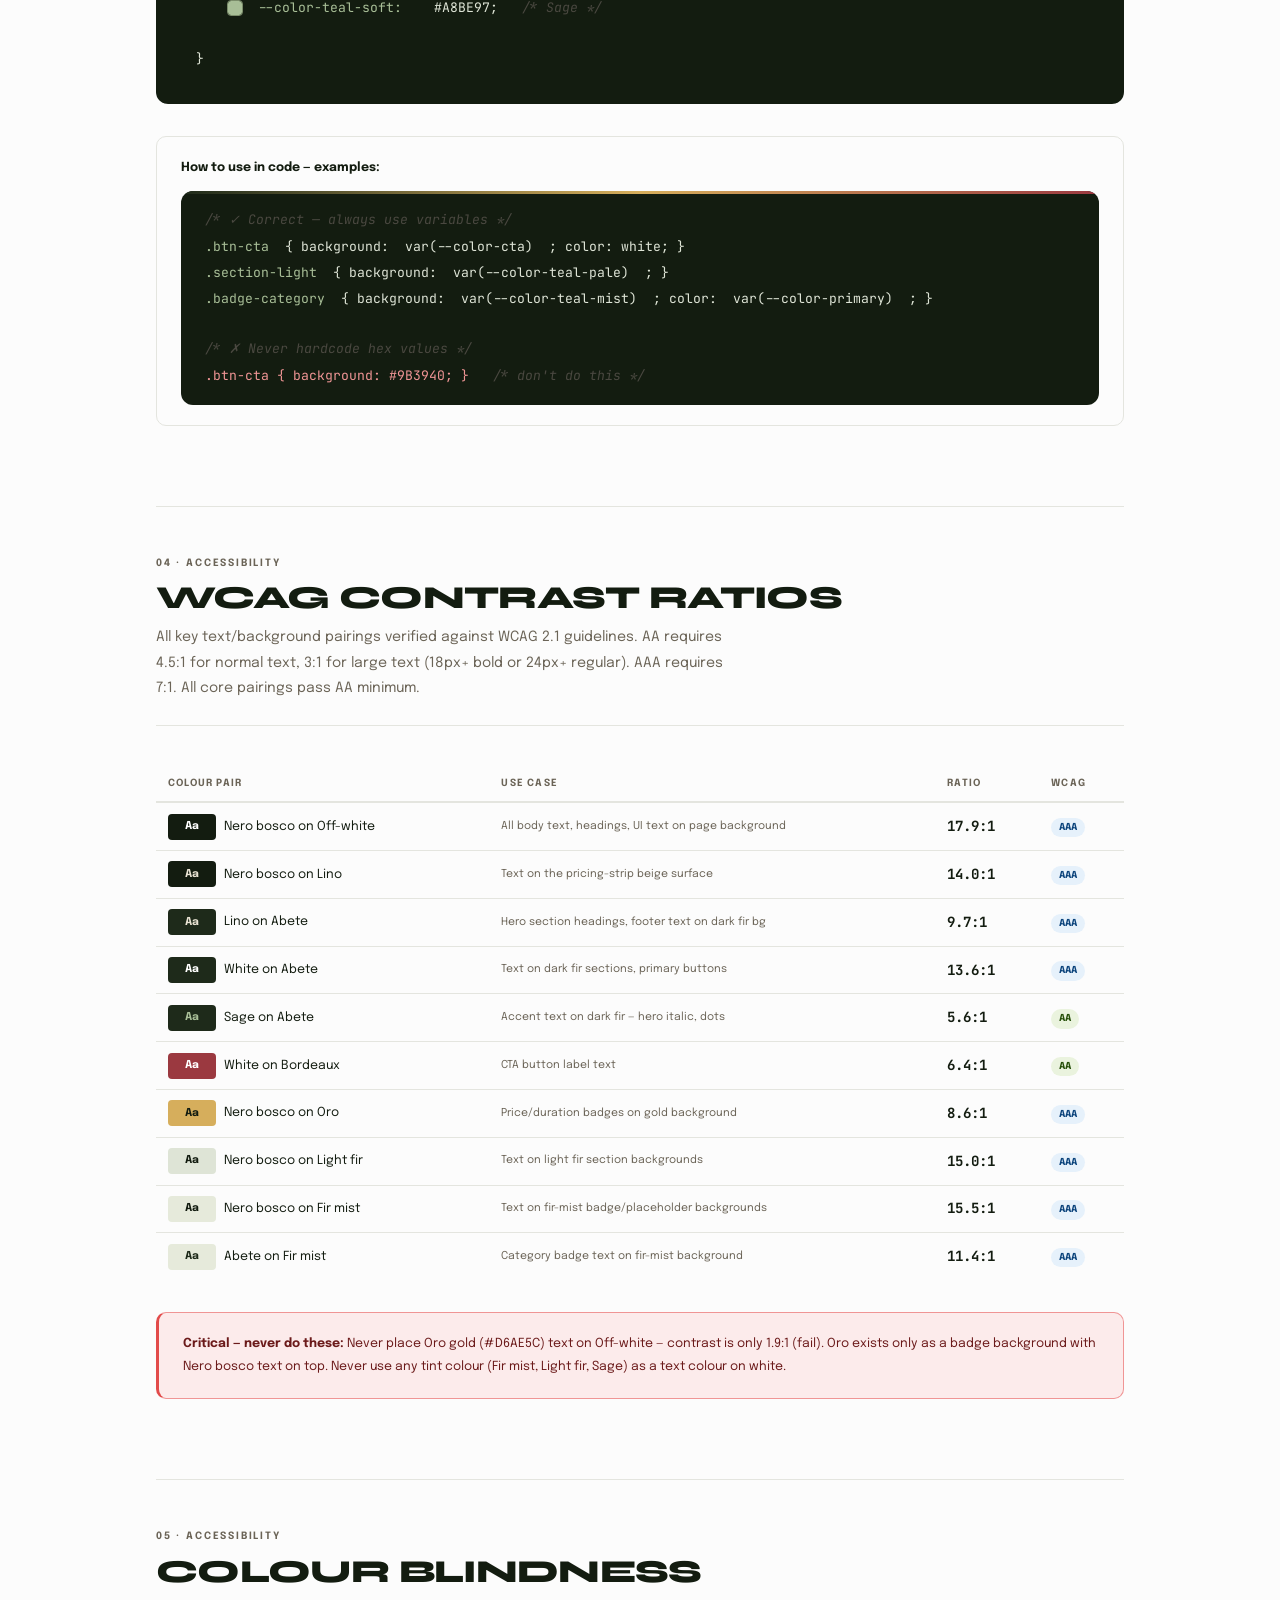
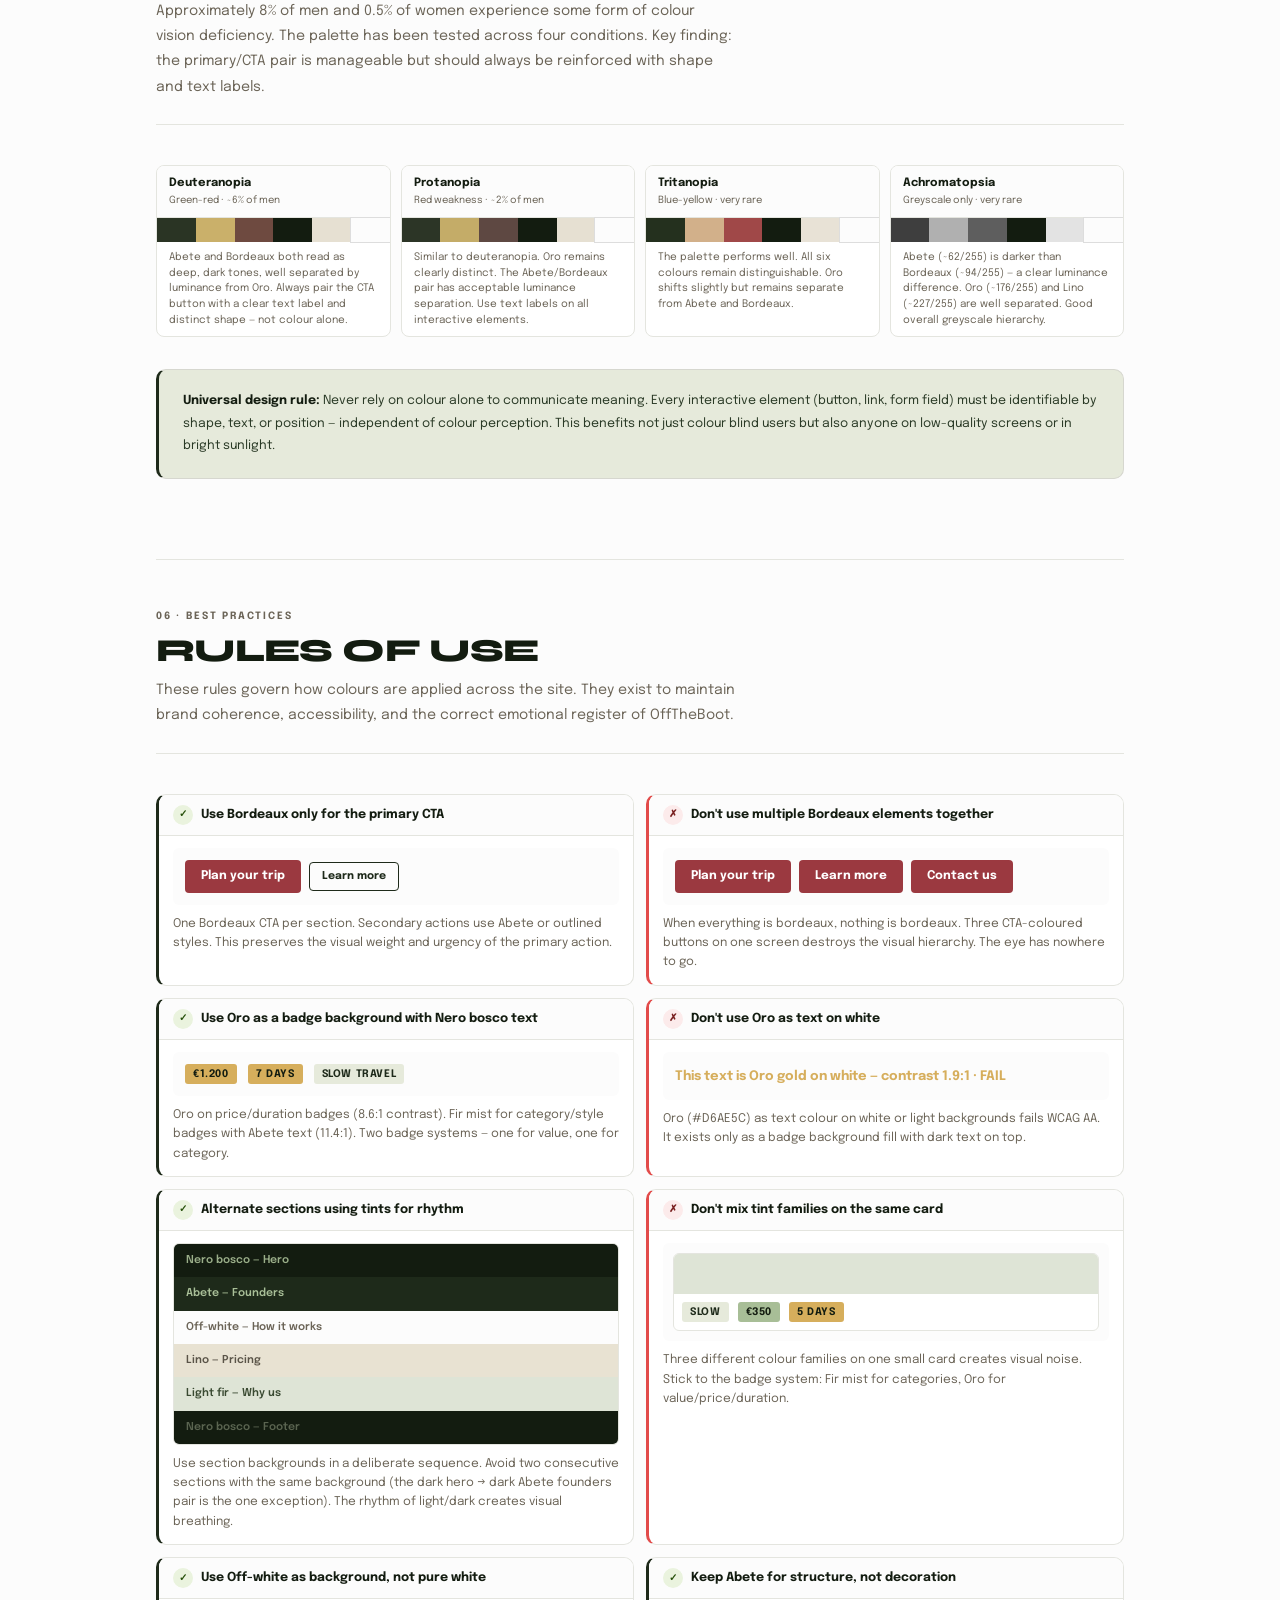
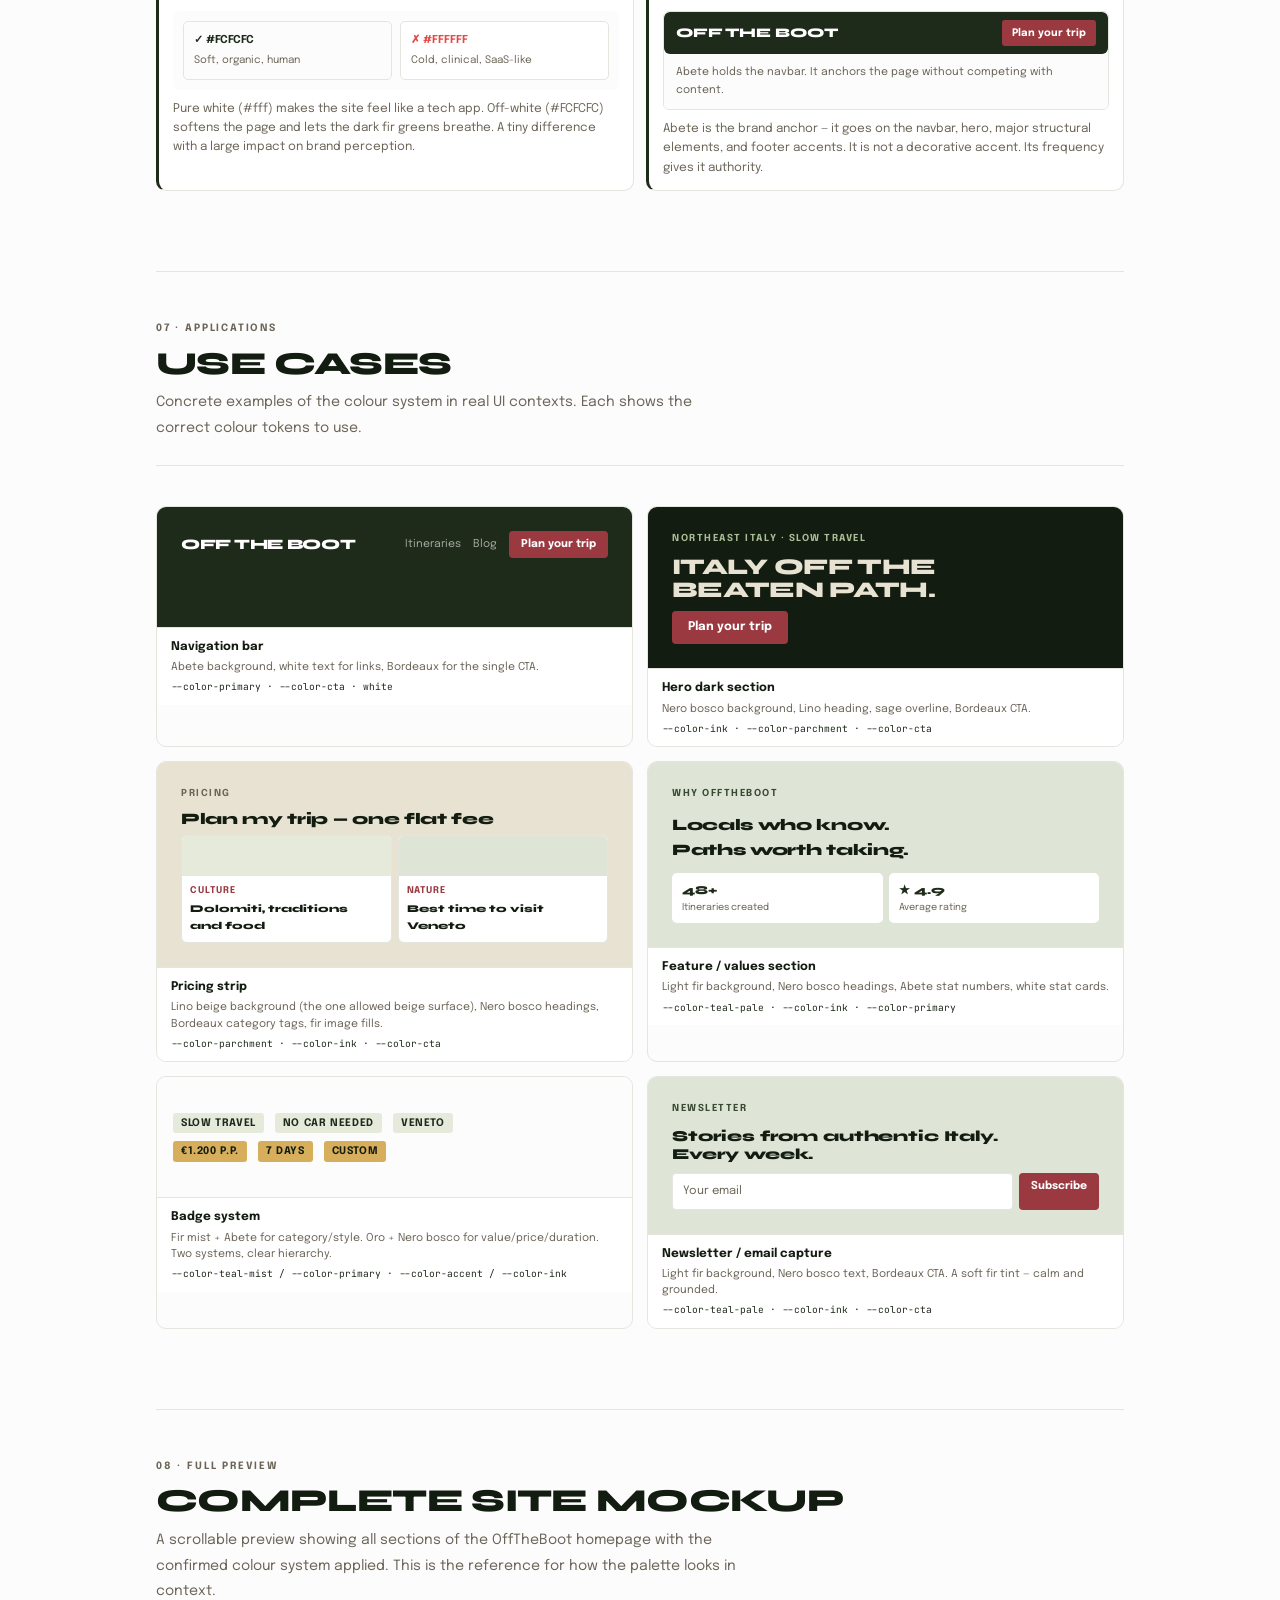
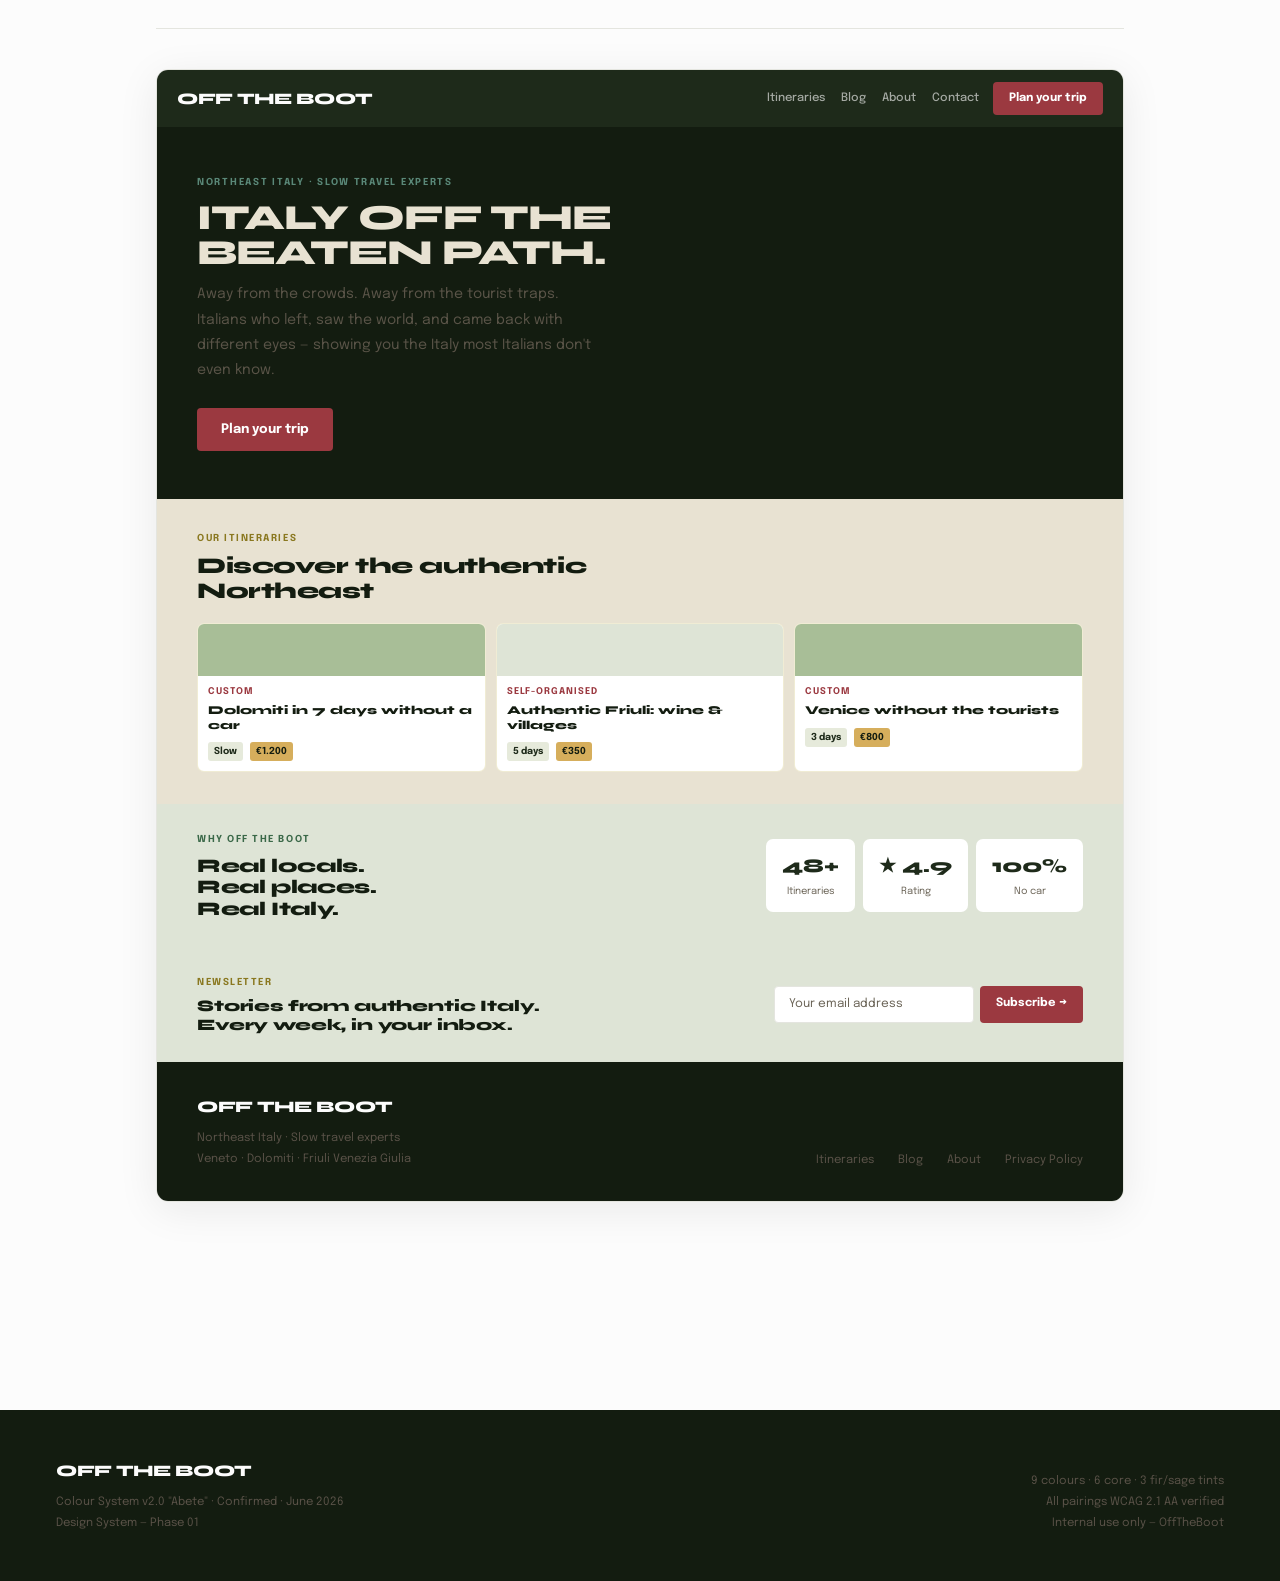
<file: palette_system.html>
<!DOCTYPE html>
<html lang="en">
<head>
<meta charset="UTF-8">
<meta name="viewport" content="width=device-width, initial-scale=1.0">
<meta name="robots" content="noindex, nofollow">
<title>OffTheBoot — Colour System v2.0 "Abete"</title>
<link href="https://fonts.googleapis.com/css2?family=Syne:wght@400;600;700;800&family=Epilogue:ital,wght@0,400;0,500;0,600;0,700;1,400&family=JetBrains+Mono:wght@400;500&display=swap" rel="stylesheet">
<style>
*, *::before, *::after { box-sizing: border-box; margin: 0; padding: 0; }

/* ── TOKENS ── */
:root {
  --forest-teal:   #1E2A1A;
  --stone-gold:    #D6AE5C;
  --terracotta:    #9B3940;
  --ink:           #131C10;
  --parchment:     #E8E2D2;
  --warm-white:    #FCFCFC;

  --fir-mist:      #E6EADB;
  --fir-pale:      #DEE4D6;
  --sage:          #A8BE97;

  --muted:         #6B6457;
  --border:        #E4E5DF;
  --border-strong: #D6D7CF;
  --page-bg:       #FCFCFC;
}

html { scroll-behavior: smooth; }

body {
  font-family: 'Epilogue', sans-serif;
  background: var(--page-bg);
  color: var(--ink);
  line-height: 1.6;
  font-size: 15px;
}

/* ── TYPE ── */
h1, h2, h3, h4 { font-family: 'Syne', sans-serif; line-height: 1.1; letter-spacing: -0.02em; }
code, .mono { font-family: 'JetBrains Mono', monospace; font-size: 0.82em; }

/* ── COVER ── */
.cover {
  min-height: 100vh;
  background: var(--ink);
  display: flex;
  flex-direction: column;
  justify-content: space-between;
  padding: 3.5rem;
  position: relative;
  overflow: hidden;
}
.cover-stripe {
  position: absolute; bottom: 0; left: 0; right: 0;
  height: 8px; display: flex;
}
.cover-stripe span { flex: 1; }
.cover-brand {
  font-family: 'Syne', sans-serif;
  font-size: 0.85rem; font-weight: 800;
  color: var(--warm-white);
  text-transform: uppercase; letter-spacing: -0.01em;
  display: flex; justify-content: space-between; align-items: flex-start;
}
.cover-brand-meta { font-family: 'Epilogue', sans-serif; font-weight: 400; font-size: 0.72rem; color: #5A5248; text-align: right; line-height: 1.8; }
.cover-body { }
.cover-eyebrow { font-size: 0.65rem; font-weight: 600; letter-spacing: 0.18em; text-transform: uppercase; color: #5A5248; margin-bottom: 1.25rem; }
.cover-title {
  font-family: 'Syne', sans-serif;
  font-size: clamp(3rem, 7vw, 6rem);
  font-weight: 800;
  color: var(--warm-white);
  line-height: 0.95;
  letter-spacing: -0.03em;
  text-transform: uppercase;
  margin-bottom: 2rem;
}
.cover-title em { font-style: normal; color: var(--forest-teal); }
.cover-sub { font-size: 0.9rem; color: #5A5248; max-width: 480px; line-height: 1.8; }
.cover-footer { display: flex; justify-content: space-between; align-items: flex-end; }
.cover-version { font-size: 0.72rem; font-weight: 600; letter-spacing: 0.12em; text-transform: uppercase; color: #3A3830; }

/* ── NAV ── */
.nav {
  position: sticky; top: 0; z-index: 100;
  background: rgba(247,244,238,0.97);
  backdrop-filter: blur(10px);
  border-bottom: 1px solid var(--border);
  height: 54px;
  display: flex; align-items: center;
  padding: 0 3.5rem;
  gap: 0;
}
.nav-brand { font-family: 'Syne', sans-serif; font-size: 0.82rem; font-weight: 800; text-transform: uppercase; letter-spacing: -0.01em; margin-right: 2rem; white-space: nowrap; }
.nav-links { display: flex; gap: 0; overflow-x: auto; flex: 1; }
.nav-link { font-size: 0.72rem; font-weight: 500; color: var(--muted); text-decoration: none; padding: 0 0.9rem; height: 54px; display: flex; align-items: center; border-bottom: 2px solid transparent; white-space: nowrap; transition: color 0.15s, border-color 0.15s; }
.nav-link:hover { color: var(--ink); border-bottom-color: var(--forest-teal); }

/* ── LAYOUT ── */
.main { max-width: 1080px; margin: 0 auto; padding: 5rem 3.5rem 8rem; }
.section { margin-bottom: 5rem; }
.section-header { margin-bottom: 2.5rem; padding-bottom: 1.5rem; border-bottom: 1px solid var(--border); }
.eyebrow { font-size: 0.63rem; font-weight: 700; letter-spacing: 0.18em; text-transform: uppercase; color: var(--muted); margin-bottom: 0.6rem; }
.section-title { font-family: 'Syne', sans-serif; font-size: clamp(1.6rem, 2.5vw, 2rem); font-weight: 800; text-transform: uppercase; letter-spacing: -0.02em; }
.section-desc { font-size: 0.88rem; color: var(--muted); max-width: 580px; line-height: 1.8; margin-top: 0.6rem; }

/* ── PALETTE GRID ── */
.pal-grid { display: grid; grid-template-columns: repeat(6, 1fr); gap: 8px; margin-bottom: 2rem; }
.pal-card { border-radius: 10px; overflow: hidden; border: 1px solid transparent; }
.pal-swatch { aspect-ratio: 1; width: 100%; position: relative; }
.pal-swatch-inner { position: absolute; inset: 0; display: flex; flex-direction: column; justify-content: flex-end; padding: 10px; }
.pal-name { font-size: 0.7rem; font-weight: 700; line-height: 1.3; }
.pal-hex { font-family: 'JetBrains Mono', monospace; font-size: 0.62rem; opacity: 0.65; margin-top: 2px; }
.pal-body { background: white; padding: 10px 10px 12px; }
.pal-role { font-size: 0.7rem; color: var(--ink); font-weight: 600; margin-bottom: 3px; }
.pal-use { font-size: 0.65rem; color: var(--muted); line-height: 1.5; }

/* TINTS GRID */
.tint-section { margin-bottom: 2rem; }
.tint-label { font-size: 0.65rem; font-weight: 700; letter-spacing: 0.14em; text-transform: uppercase; color: var(--muted); margin-bottom: 0.6rem; display: flex; align-items: center; gap: 8px; }
.tint-label::after { content: ''; flex: 1; height: 0.5px; background: var(--border); }
.tint-row { display: grid; grid-template-columns: repeat(4, 1fr); gap: 8px; }
.tint-card { border-radius: 8px; overflow: hidden; border: 1px solid var(--border); }
.tint-swatch { height: 60px; position: relative; }
.tint-swatch-inner { position: absolute; inset: 0; display: flex; flex-direction: column; justify-content: flex-end; padding: 8px; }
.tint-body { background: white; padding: 8px 10px; }
.tint-name { font-size: 0.7rem; font-weight: 700; color: var(--ink); }
.tint-hex { font-family: 'JetBrains Mono', monospace; font-size: 0.6rem; color: var(--muted); }
.tint-use { font-size: 0.63rem; color: var(--muted); line-height: 1.4; margin-top: 3px; }

/* ── CSS TOKENS BOX ── */
.code-box {
  background: var(--ink);
  border-radius: 12px;
  padding: 2rem 2.5rem;
  margin-bottom: 2rem;
  position: relative;
  overflow: hidden;
}
.code-box::before { content: ''; position: absolute; top: 0; left: 0; right: 0; height: 3px; background: linear-gradient(90deg, var(--forest-teal), var(--stone-gold), var(--terracotta)); }
.code-label { font-size: 0.6rem; font-weight: 700; letter-spacing: 0.16em; text-transform: uppercase; color: #5A5248; margin-bottom: 1.25rem; }
.code-line { font-family: 'JetBrains Mono', monospace; font-size: 0.82rem; line-height: 2; display: flex; gap: 1rem; align-items: center; }
.code-comment { color: #4A4840; font-style: italic; }
.code-var { color: #A8BE97; }
.code-val { color: #DEE4D6; }
.code-swatch-dot { width: 14px; height: 14px; border-radius: 3px; flex-shrink: 0; }

/* ── CONTRAST TABLE ── */
.contrast-table { width: 100%; border-collapse: collapse; font-size: 0.82rem; margin-bottom: 2rem; }
.contrast-table thead tr { border-bottom: 2px solid var(--border); }
.contrast-table th { text-align: left; font-size: 0.62rem; font-weight: 700; letter-spacing: 0.12em; text-transform: uppercase; color: var(--muted); padding: 0.6rem 0.75rem; }
.contrast-table td { padding: 0.65rem 0.75rem; border-bottom: 0.5px solid var(--border); vertical-align: middle; }
.contrast-table tr:last-child td { border-bottom: none; }
.contrast-table tbody tr:hover { background: rgba(46,88,85,0.03); }
.pair-demo { display: flex; align-items: center; gap: 8px; }
.pair-chip { width: 48px; height: 26px; border-radius: 4px; display: flex; align-items: center; justify-content: center; font-size: 0.68rem; font-weight: 700; flex-shrink: 0; }
.pair-label { font-size: 0.78rem; color: var(--ink); }
.pair-use { font-size: 0.68rem; color: var(--muted); }
.ratio { font-size: 0.88rem; font-weight: 700; font-family: 'JetBrains Mono', monospace; }
.wcag-aaa { display: inline-flex; padding: 2px 8px; border-radius: 999px; font-size: 0.6rem; font-weight: 700; background: #E6F1FB; color: #0C447C; }
.wcag-aa  { display: inline-flex; padding: 2px 8px; border-radius: 999px; font-size: 0.6rem; font-weight: 700; background: #EAF3DE; color: #27500A; }
.wcag-aal { display: inline-flex; padding: 2px 8px; border-radius: 999px; font-size: 0.6rem; font-weight: 700; background: #FAEEDA; color: #633806; }

/* ── RULES SECTION ── */
.rules-grid { display: grid; grid-template-columns: 1fr 1fr; gap: 12px; margin-bottom: 2rem; }
.rule-card { border-radius: 10px; overflow: hidden; border: 1px solid var(--border); background: white; }
.rule-card.do { border-left: 3px solid var(--forest-teal); }
.rule-card.dont { border-left: 3px solid #E24B4A; }
.rule-header { padding: 10px 14px; background: var(--warm-white); border-bottom: 0.5px solid var(--border); display: flex; align-items: center; gap: 8px; }
.rule-icon { width: 20px; height: 20px; border-radius: 50%; display: flex; align-items: center; justify-content: center; font-size: 0.65rem; font-weight: 800; flex-shrink: 0; }
.rule-icon.do { background: #EAF3DE; color: #27500A; }
.rule-icon.dont { background: #FCEBEB; color: #791F1F; }
.rule-title { font-size: 0.78rem; font-weight: 700; color: var(--ink); }
.rule-body { padding: 12px 14px; }
.rule-demo { margin-bottom: 10px; }
.rule-desc { font-size: 0.75rem; color: var(--muted); line-height: 1.6; }

/* ── USE CASE DEMOS ── */
.usecase-grid { display: grid; grid-template-columns: 1fr 1fr; gap: 14px; margin-bottom: 2rem; }
.usecase-card { border-radius: 10px; overflow: hidden; border: 1px solid var(--border); }
.usecase-demo { padding: 1.5rem; min-height: 120px; }
.usecase-footer { padding: 10px 14px; background: white; border-top: 0.5px solid var(--border); }
.usecase-name { font-size: 0.75rem; font-weight: 700; color: var(--ink); margin-bottom: 2px; }
.usecase-desc { font-size: 0.68rem; color: var(--muted); line-height: 1.5; }
.usecase-tokens { font-family: 'JetBrains Mono', monospace; font-size: 0.6rem; color: var(--forest-teal); margin-top: 4px; }

/* UTILITY CLASSES for demos */
.demo-nav { display: flex; align-items: center; padding: 8px 12px; border-radius: 6px; }
.demo-badge { display: inline-flex; padding: 2px 8px; border-radius: 3px; font-size: 0.65rem; font-weight: 700; letter-spacing: 0.06em; text-transform: uppercase; margin-right: 5px; }
.demo-btn { display: inline-flex; padding: 7px 16px; border-radius: 4px; font-size: 0.75rem; font-weight: 700; }
.demo-btn-sm { display: inline-flex; padding: 5px 12px; border-radius: 4px; font-size: 0.68rem; font-weight: 700; }
.demo-card { border-radius: 6px; overflow: hidden; background: white; border: 0.5px solid var(--border); }
.demo-card-img { height: 40px; }
.demo-card-body { padding: 8px; }
.demo-card-tag { font-size: 0.58rem; font-weight: 700; letter-spacing: 0.1em; text-transform: uppercase; margin-bottom: 2px; color: var(--terracotta); }
.demo-card-title { font-family: 'Syne', sans-serif; font-size: 0.75rem; font-weight: 800; color: var(--ink); }

/* ── CB SECTION ── */
.cb-grid { display: grid; grid-template-columns: repeat(4, 1fr); gap: 10px; margin-bottom: 2rem; }
.cb-card { border-radius: 8px; overflow: hidden; border: 0.5px solid var(--border); background: white; }
.cb-header { padding: 8px 12px; background: var(--warm-white); border-bottom: 0.5px solid var(--border); }
.cb-name { font-size: 0.72rem; font-weight: 700; color: var(--ink); }
.cb-desc { font-size: 0.62rem; color: var(--muted); margin-top: 1px; }
.cb-strip { display: flex; height: 24px; }
.cb-sw { flex: 1; }
.cb-body { padding: 8px 12px; }
.cb-note { font-size: 0.65rem; color: var(--muted); line-height: 1.5; }

/* ── FULL PREVIEW ── */
.preview-frame { border-radius: 12px; overflow: hidden; border: 1px solid var(--border); box-shadow: 0 8px 40px rgba(30,28,22,0.08); }
.pnav { display: flex; align-items: center; padding: 12px 20px; background: var(--forest-teal); gap: 14px; }
.pnav-logo { font-family: 'Syne', sans-serif; font-size: 1rem; font-weight: 800; color: var(--warm-white); text-transform: uppercase; letter-spacing: -0.02em; }
.pnav-links { display: flex; gap: 16px; margin-left: auto; }
.pnav-link { font-size: 0.72rem; color: rgba(255,255,255,0.6); font-weight: 500; }
.pnav-cta { background: var(--terracotta); color: white; padding: 7px 16px; border-radius: 4px; font-size: 0.72rem; font-weight: 700; }
.phero { background: var(--ink); padding: 3rem 2.5rem; }
.phero-over { font-size: 0.6rem; font-weight: 700; letter-spacing: 0.18em; text-transform: uppercase; color: #5a8878; margin-bottom: 10px; }
.phero-title { font-family: 'Syne', sans-serif; font-size: 2.2rem; font-weight: 800; color: var(--parchment); line-height: 1.0; letter-spacing: -0.03em; text-transform: uppercase; margin-bottom: 12px; }
.phero-sub { font-size: 0.88rem; color: #5a5448; line-height: 1.8; margin-bottom: 1.5rem; max-width: 400px; }
.phero-btn { display: inline-block; background: var(--terracotta); color: white; padding: 11px 24px; border-radius: 4px; font-size: 0.82rem; font-weight: 700; }
.pjournal { background: var(--parchment); padding: 2rem 2.5rem; }
.pjour-label { font-size: 0.6rem; font-weight: 700; letter-spacing: 0.16em; text-transform: uppercase; color: #8a7820; margin-bottom: 8px; }
.pjour-title { font-family: 'Syne', sans-serif; font-size: 1.4rem; font-weight: 800; color: var(--ink); letter-spacing: -0.02em; margin-bottom: 1.25rem; line-height: 1.1; }
.pjour-cards { display: flex; gap: 10px; }
.pjour-card { flex: 1; background: white; border-radius: 7px; overflow: hidden; border: 0.5px solid rgba(180,160,40,0.2); }
.pjour-card-img { height: 52px; }
.pjour-card-body { padding: 9px 10px; }
.pjour-card-tag { font-size: 0.58rem; font-weight: 700; letter-spacing: 0.1em; text-transform: uppercase; color: var(--terracotta); margin-bottom: 3px; }
.pjour-card-title { font-family: 'Syne', sans-serif; font-size: 0.75rem; font-weight: 800; color: var(--ink); line-height: 1.2; margin-bottom: 6px; }
.pjour-badge { display: inline-flex; padding: 2px 6px; border-radius: 3px; font-size: 0.6rem; font-weight: 700; margin-right: 3px; }
.pfeatures { background: var(--fir-pale); padding: 1.75rem 2.5rem; display: flex; gap: 1.5rem; align-items: center; }
.pfeat-left { flex: 1; }
.pfeat-label { font-size: 0.6rem; font-weight: 700; letter-spacing: 0.16em; text-transform: uppercase; color: #3a6848; margin-bottom: 8px; }
.pfeat-title { font-family: 'Syne', sans-serif; font-size: 1.2rem; font-weight: 800; color: var(--ink); letter-spacing: -0.02em; line-height: 1.1; }
.pfeat-right { display: flex; gap: 8px; }
.pfeat-stat { text-align: center; background: white; border-radius: 7px; padding: 12px 16px; }
.pfeat-stat-val { font-family: 'Syne', sans-serif; font-size: 1.2rem; font-weight: 800; color: var(--forest-teal); }
.pfeat-stat-label { font-size: 0.62rem; color: var(--muted); margin-top: 2px; }
.pnewsletter { background: var(--fir-pale); padding: 1.75rem 2.5rem; display: flex; align-items: center; gap: 2rem; }
.pnews-left { flex: 1; }
.pnews-label { font-size: 0.6rem; font-weight: 700; letter-spacing: 0.16em; text-transform: uppercase; color: #8a7820; margin-bottom: 6px; }
.pnews-title { font-family: 'Syne', sans-serif; font-size: 1rem; font-weight: 800; color: var(--ink); letter-spacing: -0.01em; line-height: 1.2; }
.pnews-right { display: flex; gap: 6px; }
.pnews-input { background: white; border-radius: 4px; padding: 8px 14px; font-size: 0.75rem; color: var(--muted); min-width: 200px; border: 1px solid var(--border); }
.pnews-btn { background: var(--terracotta); color: white; padding: 8px 16px; border-radius: 4px; font-size: 0.72rem; font-weight: 700; white-space: nowrap; }
.pfooter { background: var(--ink); padding: 2rem 2.5rem; display: flex; justify-content: space-between; align-items: flex-end; gap: 2rem; flex-wrap: wrap; }
.pfooter-logo { font-family: 'Syne', sans-serif; font-size: 1rem; font-weight: 800; color: var(--warm-white); text-transform: uppercase; letter-spacing: -0.02em; margin-bottom: 0.5rem; }
.pfooter-sub { font-size: 0.72rem; color: #5A5248; line-height: 1.8; }
.pfooter-links { display: flex; gap: 1.5rem; }
.pfooter-link { font-size: 0.72rem; color: #5A5248; }

/* ── HR ── */
hr { border: none; border-top: 1px solid var(--border); margin: 3rem 0; }

/* ── FOOTER ── */
.footer { background: var(--ink); padding: 3rem 3.5rem; display: flex; justify-content: space-between; align-items: flex-end; flex-wrap: wrap; gap: 2rem; }
.footer-logo { font-family: 'Syne', sans-serif; font-size: 1rem; font-weight: 800; color: var(--warm-white); text-transform: uppercase; letter-spacing: -0.02em; }
.footer-meta { font-size: 0.72rem; color: #5A5248; line-height: 1.8; text-align: right; }

/* ── PRINT ── */
@media print {
  .nav { display: none; }
  .section { break-inside: avoid; }
  body { font-size: 13px; }
}

/* ── RESPONSIVE ── */
@media (max-width: 700px) {
  .cover, .main, .nav { padding-left: 1.5rem; padding-right: 1.5rem; }
  .pal-grid { grid-template-columns: repeat(3, 1fr); }
  .tint-row { grid-template-columns: repeat(2, 1fr); }
  .rules-grid, .usecase-grid { grid-template-columns: 1fr; }
  .cb-grid { grid-template-columns: 1fr 1fr; }
  .pjour-cards { flex-direction: column; }
}
</style>
</head>
<body>

<!-- ═══════════════════════════════════ COVER ═══════════════════════════════════ -->
<div class="cover">
  <div class="cover-brand">
    <span>Off the Boot</span>
    <div class="cover-brand-meta">
      <p>Colour System</p>
      <p>Version 2.0 "Abete" · June 2026</p>
      <p>Confidential — internal use</p>
    </div>
  </div>
  <div class="cover-body">
    <div class="cover-eyebrow">Design System · Phase 01</div>
    <h1 class="cover-title">Colour<br><em>System</em></h1>
    <p class="cover-sub">This document defines the official colour palette for OffTheBoot. It covers all colours, their intended use, WCAG accessibility ratings, colour blindness behaviour, and best practices for implementation.</p>
  </div>
  <div class="cover-footer">
    <div class="cover-version">v2.0 "Abete" · Final · Approved</div>
    <div style="font-size:0.72rem;color:#3A3830;">9 colours · 6 core · 3 fir/sage tints · All WCAG AA verified</div>
  </div>
  <div class="cover-stripe">
    <span style="background:#1E2A1A;flex:3;"></span>
    <span style="background:#D6AE5C;flex:1;"></span>
    <span style="background:#9B3940;flex:1;"></span>
    <span style="background:#E6EADB;flex:1;"></span>
    <span style="background:#DEE4D6;flex:1;"></span>
    <span style="background:#A8BE97;flex:1;"></span>
    <span style="background:#E8E2D2;flex:1;"></span>
  </div>
</div>

<!-- ═══════════════════════════════════ NAV ═══════════════════════════════════ -->
<nav class="nav">
  <div class="nav-brand">OffTheBoot Colour System</div>
  <div class="nav-links">
    <a href="#palette" class="nav-link">Palette</a>
    <a href="#tints" class="nav-link">Tints</a>
    <a href="#tokens" class="nav-link">CSS Tokens</a>
    <a href="#contrast" class="nav-link">Contrast</a>
    <a href="#colourblind" class="nav-link">Colour blindness</a>
    <a href="#rules" class="nav-link">Rules</a>
    <a href="#usecases" class="nav-link">Use cases</a>
    <a href="#preview" class="nav-link">Full preview</a>
  </div>
</nav>

<!-- ═══════════════════════════════════ MAIN ═══════════════════════════════════ -->
<main class="main">

  <!-- ── 01 CORE PALETTE ── -->
  <section class="section" id="palette">
    <div class="section-header">
      <div class="eyebrow">01 · Core palette</div>
      <h2 class="section-title">The six core colours</h2>
      <p class="section-desc">These six colours form the identity of OffTheBoot. Every element of the site uses only these colours — or the tints derived from them. Do not introduce any colour outside this set without explicit approval.</p>
    </div>

    <div class="pal-grid">

      <div class="pal-card" style="border-color:#1E2A1A;">
        <div class="pal-swatch" style="background:#1E2A1A;">
          <div class="pal-swatch-inner">
            <div class="pal-name" style="color:rgba(255,255,255,0.9);">Abete</div>
            <div class="pal-hex" style="color:rgba(255,255,255,0.55);">#1E2A1A</div>
          </div>
        </div>
        <div class="pal-body">
          <div class="pal-role">Primary brand colour</div>
          <div class="pal-use">Dark fir green. Structural elements, dark strips, hero sections, primary buttons, accent-on-light, footer accents.</div>
        </div>
      </div>

      <div class="pal-card" style="border-color:#D6AE5C;">
        <div class="pal-swatch" style="background:#D6AE5C;">
          <div class="pal-swatch-inner">
            <div class="pal-name" style="color:rgba(19,28,16,0.85);">Oro</div>
            <div class="pal-hex" style="color:rgba(19,28,16,0.55);">#D6AE5C</div>
          </div>
        </div>
        <div class="pal-body">
          <div class="pal-role">Accent colour</div>
          <div class="pal-use">Gold. Price/duration badge BACKGROUNDS only — always with Ink text on top. Never used as text on white.</div>
        </div>
      </div>

      <div class="pal-card" style="border-color:#9B3940;">
        <div class="pal-swatch" style="background:#9B3940;">
          <div class="pal-swatch-inner">
            <div class="pal-name" style="color:rgba(255,255,255,0.9);">Bordeaux</div>
            <div class="pal-hex" style="color:rgba(255,255,255,0.55);">#9B3940</div>
          </div>
        </div>
        <div class="pal-body">
          <div class="pal-role">CTA colour</div>
          <div class="pal-use">Call-to-action buttons only (hover #7E2E34). Use sparingly — one CTA per section maximum.</div>
        </div>
      </div>

      <div class="pal-card" style="border-color:#131C10;">
        <div class="pal-swatch" style="background:#131C10;">
          <div class="pal-swatch-inner">
            <div class="pal-name" style="color:rgba(255,255,255,0.9);">Nero bosco</div>
            <div class="pal-hex" style="color:rgba(255,255,255,0.55);">#131C10</div>
          </div>
        </div>
        <div class="pal-body">
          <div class="pal-role">Text & dark background</div>
          <div class="pal-use">All body text, headings, the darkest section backgrounds, footer background. The primary text colour.</div>
        </div>
      </div>

      <div class="pal-card" style="border-color:#D6D7CF;">
        <div class="pal-swatch" style="background:#E8E2D2;">
          <div class="pal-swatch-inner">
            <div class="pal-name" style="color:rgba(19,28,16,0.75);">Lino</div>
            <div class="pal-hex" style="color:rgba(19,28,16,0.5);">#E8E2D2</div>
          </div>
        </div>
        <div class="pal-body">
          <div class="pal-role">Cream text on dark</div>
          <div class="pal-use">Cream text on dark backgrounds ONLY — never a surface, except the one "Plan my trip" pricing strip which uses Lino as its background.</div>
        </div>
      </div>

      <div class="pal-card" style="border-color:#E4E5DF;">
        <div class="pal-swatch" style="background:#FCFCFC; border-bottom:0.5px solid #E4E5DF;">
          <div class="pal-swatch-inner">
            <div class="pal-name" style="color:rgba(19,28,16,0.65);">Off-white</div>
            <div class="pal-hex" style="color:rgba(19,28,16,0.4);">#FCFCFC</div>
          </div>
        </div>
        <div class="pal-body">
          <div class="pal-role">Background</div>
          <div class="pal-use">Page backgrounds, light sections, card backgrounds, form inputs. A clean off-white — never pure #ffffff.</div>
        </div>
      </div>

    </div>

    <div style="background:#FCFCFC;border:1px solid var(--border);border-radius:10px;padding:1.25rem 1.5rem;">
      <p style="font-size:0.78rem;color:var(--muted);line-height:1.8;"><strong style="color:var(--ink);">Why these six?</strong> Each colour maps directly to a brand value. Abete = nature and territory. Oro = local traditions and craft. Bordeaux = human warmth and Italian heritage. Nero bosco = depth and authenticity. Lino = history and slowness. Off-white = clarity and openness. No colour in this palette is arbitrary.</p>
    </div>
  </section>

  <hr>

  <!-- ── 02 TINTS ── -->
  <section class="section" id="tints">
    <div class="section-header">
      <div class="eyebrow">02 · Tints</div>
      <h2 class="section-title">Extended tints</h2>
      <p class="section-desc">Three light fir/sage tints derived from Abete. Used exclusively as section backgrounds, badge fills, step circles, and decorative surfaces. Never as text colour or on interactive elements. The retired v1 yellow and green tint families are gone.</p>
    </div>

    <div class="tint-section">
      <div class="tint-label">Fir / sage tints — from Abete</div>
      <div class="tint-row">

        <div class="tint-card">
          <div class="tint-swatch" style="background:#E6EADB;">
            <div class="tint-swatch-inner">
              <div style="font-size:0.65rem;font-weight:700;color:rgba(19,28,16,0.55);">Fir mist</div>
            </div>
          </div>
          <div class="tint-body">
            <div class="tint-name">Fir mist</div>
            <div class="tint-hex">#E6EADB</div>
            <div class="tint-use">Lightest fir. Category/style badge backgrounds, step-number circles, image placeholders. Subtle hover states.</div>
          </div>
        </div>

        <div class="tint-card">
          <div class="tint-swatch" style="background:#DEE4D6;">
            <div class="tint-swatch-inner">
              <div style="font-size:0.65rem;font-weight:700;color:rgba(19,28,16,0.55);">Light fir</div>
            </div>
          </div>
          <div class="tint-body">
            <div class="tint-name">Light fir</div>
            <div class="tint-hex">#DEE4D6</div>
            <div class="tint-use">Light section backgrounds, newsletter, feature/values blocks, blog TL;DR. The primary light section colour.</div>
          </div>
        </div>

        <div class="tint-card">
          <div class="tint-swatch" style="background:#A8BE97;">
            <div class="tint-swatch-inner">
              <div style="font-size:0.65rem;font-weight:700;color:rgba(19,28,16,0.55);">Sage</div>
            </div>
          </div>
          <div class="tint-body">
            <div class="tint-name">Sage</div>
            <div class="tint-hex">#A8BE97</div>
            <div class="tint-use">Accents on dark backgrounds — hero italic, dots, dark-CTA accents. Do not use as a text background at small sizes.</div>
          </div>
        </div>

      </div>
    </div>

    <div style="background:#DEE4D6;border:1px solid var(--border-strong);border-radius:10px;padding:1.25rem 1.5rem;border-left:3px solid #1E2A1A;">
      <p style="font-size:0.78rem;color:#2a3a26;line-height:1.8;"><strong style="color:var(--ink);">Tint rule:</strong> Tints are backgrounds, never foregrounds. Never use a tint colour as text. Always use Nero bosco (#131C10) for text placed on any tint background — the contrast is guaranteed to pass AAA on all three tints.</p>
    </div>
  </section>

  <hr>

  <!-- ── 03 CSS TOKENS ── -->
  <section class="section" id="tokens">
    <div class="section-header">
      <div class="eyebrow">03 · CSS Tokens</div>
      <h2 class="section-title">Implementation</h2>
      <p class="section-desc">Copy this block into your global CSS file. Use the variable names everywhere in your codebase — never hardcode hex values directly. This ensures a single point of change if any colour needs updating.</p>
    </div>

    <div class="code-box">
      <div class="code-label">globals.css · paste at the top of your stylesheet</div>

      <div class="code-line"><span class="code-comment">/* ── OffTheBoot Colour System v2.0 "Abete" ── */</span></div>
      <div class="code-line"><span style="color:#DEE4D6;">:root {</span></div>
      <br>
      <div class="code-line"><span class="code-comment">&nbsp;&nbsp;/* Core palette */</span></div>
      <div class="code-line">&nbsp;&nbsp;<div class="code-swatch-dot" style="background:#1E2A1A;"></div><span class="code-var">--color-primary:</span><span class="code-val">&nbsp;&nbsp;&nbsp;&nbsp;&nbsp;#1E2A1A;</span><span class="code-comment">&nbsp;/* Abete */</span></div>
      <div class="code-line">&nbsp;&nbsp;<div class="code-swatch-dot" style="background:#D6AE5C;"></div><span class="code-var">--color-accent:</span><span class="code-val">&nbsp;&nbsp;&nbsp;&nbsp;&nbsp;&nbsp;#D6AE5C;</span><span class="code-comment">&nbsp;/* Oro */</span></div>
      <div class="code-line">&nbsp;&nbsp;<div class="code-swatch-dot" style="background:#9B3940;"></div><span class="code-var">--color-cta:</span><span class="code-val">&nbsp;&nbsp;&nbsp;&nbsp;&nbsp;&nbsp;&nbsp;&nbsp;&nbsp;#9B3940;</span><span class="code-comment">&nbsp;/* Bordeaux */</span></div>
      <div class="code-line">&nbsp;&nbsp;<div class="code-swatch-dot" style="background:#131C10;"></div><span class="code-var">--color-ink:</span><span class="code-val">&nbsp;&nbsp;&nbsp;&nbsp;&nbsp;&nbsp;&nbsp;&nbsp;&nbsp;#131C10;</span><span class="code-comment">&nbsp;/* Nero bosco */</span></div>
      <div class="code-line">&nbsp;&nbsp;<div class="code-swatch-dot" style="background:#E8E2D2;outline:1px solid #9a8a6a;"></div><span class="code-var">--color-parchment:</span><span class="code-val">&nbsp;&nbsp;&nbsp;#E8E2D2;</span><span class="code-comment">&nbsp;/* Lino */</span></div>
      <div class="code-line">&nbsp;&nbsp;<div class="code-swatch-dot" style="background:#FCFCFC;outline:1px solid #9a8a6a;"></div><span class="code-var">--color-bg:</span><span class="code-val">&nbsp;&nbsp;&nbsp;&nbsp;&nbsp;&nbsp;&nbsp;&nbsp;&nbsp;&nbsp;#FCFCFC;</span><span class="code-comment">&nbsp;/* Off-white */</span></div>
      <div class="code-line">&nbsp;&nbsp;<div class="code-swatch-dot" style="background:#6B6457;outline:1px solid #9a8a6a;"></div><span class="code-var">--color-muted:</span><span class="code-val">&nbsp;&nbsp;&nbsp;&nbsp;&nbsp;&nbsp;&nbsp;#6B6457;</span><span class="code-comment">&nbsp;/* Muted */</span></div>
      <div class="code-line">&nbsp;&nbsp;<div class="code-swatch-dot" style="background:#E4E5DF;outline:1px solid #9a8a6a;"></div><span class="code-var">--color-border:</span><span class="code-val">&nbsp;&nbsp;&nbsp;&nbsp;&nbsp;&nbsp;#E4E5DF;</span><span class="code-comment">&nbsp;/* Light border */</span></div>
      <div class="code-line">&nbsp;&nbsp;<div class="code-swatch-dot" style="background:#D6D7CF;outline:1px solid #9a8a6a;"></div><span class="code-var">--color-border-strong:</span><span class="code-val">&nbsp;#D6D7CF;</span><span class="code-comment">&nbsp;/* Strong border */</span></div>
      <br>
      <div class="code-line"><span class="code-comment">&nbsp;&nbsp;/* Fir / sage tints (names kept --color-teal-* in code) */</span></div>
      <div class="code-line">&nbsp;&nbsp;<div class="code-swatch-dot" style="background:#E6EADB;outline:1px solid #7a8c6a;"></div><span class="code-var">--color-teal-mist:</span><span class="code-val">&nbsp;&nbsp;#E6EADB;</span><span class="code-comment">&nbsp;/* Fir mist */</span></div>
      <div class="code-line">&nbsp;&nbsp;<div class="code-swatch-dot" style="background:#DEE4D6;outline:1px solid #7a8c6a;"></div><span class="code-var">--color-teal-pale:</span><span class="code-val">&nbsp;&nbsp;#DEE4D6;</span><span class="code-comment">&nbsp;/* Light fir */</span></div>
      <div class="code-line">&nbsp;&nbsp;<div class="code-swatch-dot" style="background:#A8BE97;outline:1px solid #7a8c6a;"></div><span class="code-var">--color-teal-soft:</span><span class="code-val">&nbsp;&nbsp;#A8BE97;</span><span class="code-comment">&nbsp;/* Sage */</span></div>
      <br>
      <div class="code-line"><span style="color:#DEE4D6;">}</span></div>
    </div>

    <div style="background:#FCFCFC;border:1px solid var(--border);border-radius:10px;padding:1.25rem 1.5rem;">
      <p style="font-size:0.78rem;color:var(--muted);line-height:1.8;margin-bottom:0.75rem;"><strong style="color:var(--ink);">How to use in code — examples:</strong></p>
      <div class="code-box" style="margin-bottom:0;padding:1rem 1.5rem;">
        <div class="code-line"><span class="code-comment">/* ✓ Correct — always use variables */</span></div>
        <div class="code-line"><span style="color:#A8BE97;">.btn-cta</span><span style="color:#DEE4D6;"> { background: </span><span class="code-val">var(--color-cta)</span><span style="color:#DEE4D6;">; color: white; }</span></div>
        <div class="code-line"><span style="color:#A8BE97;">.section-light</span><span style="color:#DEE4D6;"> { background: </span><span class="code-val">var(--color-teal-pale)</span><span style="color:#DEE4D6;">; }</span></div>
        <div class="code-line"><span style="color:#A8BE97;">.badge-category</span><span style="color:#DEE4D6;"> { background: </span><span class="code-val">var(--color-teal-mist)</span><span style="color:#DEE4D6;">; color: </span><span class="code-val">var(--color-primary)</span><span style="color:#DEE4D6;">; }</span></div>
        <br>
        <div class="code-line"><span class="code-comment">/* ✗ Never hardcode hex values */</span></div>
        <div class="code-line"><span style="color:#F09595;">.btn-cta { background: #9B3940; }</span><span class="code-comment">&nbsp;/* don't do this */</span></div>
      </div>
    </div>
  </section>

  <hr>

  <!-- ── 04 CONTRAST ── -->
  <section class="section" id="contrast">
    <div class="section-header">
      <div class="eyebrow">04 · Accessibility</div>
      <h2 class="section-title">WCAG contrast ratios</h2>
      <p class="section-desc">All key text/background pairings verified against WCAG 2.1 guidelines. AA requires 4.5:1 for normal text, 3:1 for large text (18px+ bold or 24px+ regular). AAA requires 7:1. All core pairings pass AA minimum.</p>
    </div>

    <table class="contrast-table">
      <thead>
        <tr>
          <th>Colour pair</th>
          <th>Use case</th>
          <th>Ratio</th>
          <th>WCAG</th>
        </tr>
      </thead>
      <tbody>
        <tr>
          <td>
            <div class="pair-demo">
              <div class="pair-chip" style="background:#131C10;color:white;">Aa</div>
              <div><div class="pair-label">Nero bosco on Off-white</div></div>
            </div>
          </td>
          <td><div class="pair-use">All body text, headings, UI text on page background</div></td>
          <td><span class="ratio">17.9:1</span></td>
          <td><span class="wcag-aaa">AAA</span></td>
        </tr>
        <tr>
          <td>
            <div class="pair-demo">
              <div class="pair-chip" style="background:#131C10;color:#E8E2D2;">Aa</div>
              <div><div class="pair-label">Nero bosco on Lino</div></div>
            </div>
          </td>
          <td><div class="pair-use">Text on the pricing-strip beige surface</div></td>
          <td><span class="ratio">14.0:1</span></td>
          <td><span class="wcag-aaa">AAA</span></td>
        </tr>
        <tr>
          <td>
            <div class="pair-demo">
              <div class="pair-chip" style="background:#1E2A1A;color:#E8E2D2;">Aa</div>
              <div><div class="pair-label">Lino on Abete</div></div>
            </div>
          </td>
          <td><div class="pair-use">Hero section headings, footer text on dark fir bg</div></td>
          <td><span class="ratio">9.7:1</span></td>
          <td><span class="wcag-aaa">AAA</span></td>
        </tr>
        <tr>
          <td>
            <div class="pair-demo">
              <div class="pair-chip" style="background:#1E2A1A;color:white;">Aa</div>
              <div><div class="pair-label">White on Abete</div></div>
            </div>
          </td>
          <td><div class="pair-use">Text on dark fir sections, primary buttons</div></td>
          <td><span class="ratio">13.6:1</span></td>
          <td><span class="wcag-aaa">AAA</span></td>
        </tr>
        <tr>
          <td>
            <div class="pair-demo">
              <div class="pair-chip" style="background:#1E2A1A;color:#A8BE97;">Aa</div>
              <div><div class="pair-label">Sage on Abete</div></div>
            </div>
          </td>
          <td><div class="pair-use">Accent text on dark fir — hero italic, dots</div></td>
          <td><span class="ratio">5.6:1</span></td>
          <td><span class="wcag-aa">AA</span></td>
        </tr>
        <tr>
          <td>
            <div class="pair-demo">
              <div class="pair-chip" style="background:#9B3940;color:white;">Aa</div>
              <div><div class="pair-label">White on Bordeaux</div></div>
            </div>
          </td>
          <td><div class="pair-use">CTA button label text</div></td>
          <td><span class="ratio">6.4:1</span></td>
          <td><span class="wcag-aa">AA</span></td>
        </tr>
        <tr>
          <td>
            <div class="pair-demo">
              <div class="pair-chip" style="background:#D6AE5C;color:#131C10;">Aa</div>
              <div><div class="pair-label">Nero bosco on Oro</div></div>
            </div>
          </td>
          <td><div class="pair-use">Price/duration badges on gold background</div></td>
          <td><span class="ratio">8.6:1</span></td>
          <td><span class="wcag-aaa">AAA</span></td>
        </tr>
        <tr>
          <td>
            <div class="pair-demo">
              <div class="pair-chip" style="background:#DEE4D6;color:#131C10;">Aa</div>
              <div><div class="pair-label">Nero bosco on Light fir</div></div>
            </div>
          </td>
          <td><div class="pair-use">Text on light fir section backgrounds</div></td>
          <td><span class="ratio">15.0:1</span></td>
          <td><span class="wcag-aaa">AAA</span></td>
        </tr>
        <tr>
          <td>
            <div class="pair-demo">
              <div class="pair-chip" style="background:#E6EADB;color:#131C10;">Aa</div>
              <div><div class="pair-label">Nero bosco on Fir mist</div></div>
            </div>
          </td>
          <td><div class="pair-use">Text on fir-mist badge/placeholder backgrounds</div></td>
          <td><span class="ratio">15.5:1</span></td>
          <td><span class="wcag-aaa">AAA</span></td>
        </tr>
        <tr>
          <td>
            <div class="pair-demo">
              <div class="pair-chip" style="background:#E6EADB;color:#1E2A1A;">Aa</div>
              <div><div class="pair-label">Abete on Fir mist</div></div>
            </div>
          </td>
          <td><div class="pair-use">Category badge text on fir-mist background</div></td>
          <td><span class="ratio">11.4:1</span></td>
          <td><span class="wcag-aaa">AAA</span></td>
        </tr>
      </tbody>
    </table>

    <div style="background:#FCEBEB;border:1px solid #F09595;border-radius:10px;padding:1.25rem 1.5rem;border-left:3px solid #E24B4A;">
      <p style="font-size:0.78rem;color:#6B1A1A;line-height:1.8;"><strong>Critical — never do these:</strong> Never place Oro gold (#D6AE5C) text on Off-white — contrast is only 1.9:1 (fail). Oro exists only as a badge background with Nero bosco text on top. Never use any tint colour (Fir mist, Light fir, Sage) as a text colour on white.</p>
    </div>
  </section>

  <hr>

  <!-- ── 05 COLOUR BLINDNESS ── -->
  <section class="section" id="colourblind">
    <div class="section-header">
      <div class="eyebrow">05 · Accessibility</div>
      <h2 class="section-title">Colour blindness</h2>
      <p class="section-desc">Approximately 8% of men and 0.5% of women experience some form of colour vision deficiency. The palette has been tested across four conditions. Key finding: the primary/CTA pair is manageable but should always be reinforced with shape and text labels.</p>
    </div>

    <div class="cb-grid">
      <div class="cb-card">
        <div class="cb-header">
          <div class="cb-name">Deuteranopia</div>
          <div class="cb-desc">Green-red · ~6% of men</div>
        </div>
        <div class="cb-strip">
          <div class="cb-sw" style="background:#2a3424;"></div>
          <div class="cb-sw" style="background:#cab06a;"></div>
          <div class="cb-sw" style="background:#6e4a40;"></div>
          <div class="cb-sw" style="background:#131C10;"></div>
          <div class="cb-sw" style="background:#e6e0d2;"></div>
          <div class="cb-sw" style="background:#fcfcfc;outline:1px solid #ddd;"></div>
        </div>
        <div class="cb-body">
          <div class="cb-note">Abete and Bordeaux both read as deep, dark tones, well separated by luminance from Oro. Always pair the CTA button with a clear text label and distinct shape — not colour alone.</div>
        </div>
      </div>

      <div class="cb-card">
        <div class="cb-header">
          <div class="cb-name">Protanopia</div>
          <div class="cb-desc">Red weakness · ~2% of men</div>
        </div>
        <div class="cb-strip">
          <div class="cb-sw" style="background:#2c3526;"></div>
          <div class="cb-sw" style="background:#c4ac68;"></div>
          <div class="cb-sw" style="background:#5e4842;"></div>
          <div class="cb-sw" style="background:#131C10;"></div>
          <div class="cb-sw" style="background:#e6e0d2;"></div>
          <div class="cb-sw" style="background:#fcfcfc;outline:1px solid #ddd;"></div>
        </div>
        <div class="cb-body">
          <div class="cb-note">Similar to deuteranopia. Oro remains clearly distinct. The Abete/Bordeaux pair has acceptable luminance separation. Use text labels on all interactive elements.</div>
        </div>
      </div>

      <div class="cb-card">
        <div class="cb-header">
          <div class="cb-name">Tritanopia</div>
          <div class="cb-desc">Blue-yellow · very rare</div>
        </div>
        <div class="cb-strip">
          <div class="cb-sw" style="background:#24301e;"></div>
          <div class="cb-sw" style="background:#d2b08a;"></div>
          <div class="cb-sw" style="background:#a04848;"></div>
          <div class="cb-sw" style="background:#131C10;"></div>
          <div class="cb-sw" style="background:#e8e2d6;"></div>
          <div class="cb-sw" style="background:#fcfcfc;outline:1px solid #ddd;"></div>
        </div>
        <div class="cb-body">
          <div class="cb-note">The palette performs well. All six colours remain distinguishable. Oro shifts slightly but remains separate from Abete and Bordeaux.</div>
        </div>
      </div>

      <div class="cb-card">
        <div class="cb-header">
          <div class="cb-name">Achromatopsia</div>
          <div class="cb-desc">Greyscale only · very rare</div>
        </div>
        <div class="cb-strip">
          <div class="cb-sw" style="background:#3e3e3e;"></div>
          <div class="cb-sw" style="background:#b0b0b0;"></div>
          <div class="cb-sw" style="background:#5e5e5e;"></div>
          <div class="cb-sw" style="background:#131C10;"></div>
          <div class="cb-sw" style="background:#e3e3e3;"></div>
          <div class="cb-sw" style="background:#fcfcfc;outline:1px solid #ddd;"></div>
        </div>
        <div class="cb-body">
          <div class="cb-note">Abete (~62/255) is darker than Bordeaux (~94/255) — a clear luminance difference. Oro (~176/255) and Lino (~227/255) are well separated. Good overall greyscale hierarchy.</div>
        </div>
      </div>
    </div>

    <div style="background:var(--fir-mist);border:1px solid var(--border-strong);border-radius:10px;padding:1.25rem 1.5rem;border-left:3px solid var(--forest-teal);">
      <p style="font-size:0.78rem;color:#2a3a26;line-height:1.8;"><strong style="color:var(--ink);">Universal design rule:</strong> Never rely on colour alone to communicate meaning. Every interactive element (button, link, form field) must be identifiable by shape, text, or position — independent of colour perception. This benefits not just colour blind users but also anyone on low-quality screens or in bright sunlight.</p>
    </div>
  </section>

  <hr>

  <!-- ── 06 RULES ── -->
  <section class="section" id="rules">
    <div class="section-header">
      <div class="eyebrow">06 · Best practices</div>
      <h2 class="section-title">Rules of use</h2>
      <p class="section-desc">These rules govern how colours are applied across the site. They exist to maintain brand coherence, accessibility, and the correct emotional register of OffTheBoot.</p>
    </div>

    <div class="rules-grid">

      <div class="rule-card do">
        <div class="rule-header">
          <div class="rule-icon do">✓</div>
          <div class="rule-title">Use Bordeaux only for the primary CTA</div>
        </div>
        <div class="rule-body">
          <div class="rule-demo" style="padding:12px;background:var(--warm-white);border-radius:6px;display:flex;gap:8px;align-items:center;">
            <div class="demo-btn" style="background:var(--terracotta);color:white;">Plan your trip</div>
            <div class="demo-btn-sm" style="background:transparent;border:1.5px solid var(--forest-teal);color:var(--forest-teal);">Learn more</div>
          </div>
          <div class="rule-desc">One Bordeaux CTA per section. Secondary actions use Abete or outlined styles. This preserves the visual weight and urgency of the primary action.</div>
        </div>
      </div>

      <div class="rule-card dont">
        <div class="rule-header">
          <div class="rule-icon dont">✗</div>
          <div class="rule-title">Don't use multiple Bordeaux elements together</div>
        </div>
        <div class="rule-body">
          <div class="rule-demo" style="padding:12px;background:var(--warm-white);border-radius:6px;display:flex;gap:8px;align-items:center;flex-wrap:wrap;">
            <div class="demo-btn" style="background:var(--terracotta);color:white;">Plan your trip</div>
            <div class="demo-btn" style="background:var(--terracotta);color:white;">Learn more</div>
            <div class="demo-btn" style="background:var(--terracotta);color:white;">Contact us</div>
          </div>
          <div class="rule-desc">When everything is bordeaux, nothing is bordeaux. Three CTA-coloured buttons on one screen destroys the visual hierarchy. The eye has nowhere to go.</div>
        </div>
      </div>

      <div class="rule-card do">
        <div class="rule-header">
          <div class="rule-icon do">✓</div>
          <div class="rule-title">Use Oro as a badge background with Nero bosco text</div>
        </div>
        <div class="rule-body">
          <div class="rule-demo" style="padding:12px;background:var(--warm-white);border-radius:6px;display:flex;gap:6px;align-items:center;">
            <div class="demo-badge" style="background:var(--stone-gold);color:var(--ink);">€1.200</div>
            <div class="demo-badge" style="background:var(--stone-gold);color:var(--ink);">7 days</div>
            <div class="demo-badge" style="background:var(--fir-mist);color:var(--forest-teal);">Slow travel</div>
          </div>
          <div class="rule-desc">Oro on price/duration badges (8.6:1 contrast). Fir mist for category/style badges with Abete text (11.4:1). Two badge systems — one for value, one for category.</div>
        </div>
      </div>

      <div class="rule-card dont">
        <div class="rule-header">
          <div class="rule-icon dont">✗</div>
          <div class="rule-title">Don't use Oro as text on white</div>
        </div>
        <div class="rule-body">
          <div class="rule-demo" style="padding:12px;background:var(--warm-white);border-radius:6px;">
            <span style="color:#D6AE5C;font-size:0.82rem;font-weight:700;">This text is Oro gold on white — contrast 1.9:1 · FAIL</span>
          </div>
          <div class="rule-desc">Oro (#D6AE5C) as text colour on white or light backgrounds fails WCAG AA. It exists only as a badge background fill with dark text on top.</div>
        </div>
      </div>

      <div class="rule-card do">
        <div class="rule-header">
          <div class="rule-icon do">✓</div>
          <div class="rule-title">Alternate sections using tints for rhythm</div>
        </div>
        <div class="rule-body">
          <div class="rule-demo" style="border-radius:6px;overflow:hidden;border:0.5px solid var(--border);">
            <div style="background:var(--ink);padding:8px 12px;font-size:0.68rem;font-weight:600;color:#9aae89;">Nero bosco — Hero</div>
            <div style="background:var(--forest-teal);padding:8px 12px;font-size:0.68rem;font-weight:600;color:#A8BE97;">Abete — Founders</div>
            <div style="background:var(--warm-white);padding:8px 12px;font-size:0.68rem;font-weight:600;color:var(--muted);">Off-white — How it works</div>
            <div style="background:var(--parchment);padding:8px 12px;font-size:0.68rem;font-weight:600;color:#5a5448;">Lino — Pricing</div>
            <div style="background:var(--fir-pale);padding:8px 12px;font-size:0.68rem;font-weight:600;color:#3a4a32;">Light fir — Why us</div>
            <div style="background:var(--ink);padding:8px 12px;font-size:0.68rem;font-weight:600;color:#5a6450;">Nero bosco — Footer</div>
          </div>
          <div class="rule-desc">Use section backgrounds in a deliberate sequence. Avoid two consecutive sections with the same background (the dark hero → dark Abete founders pair is the one exception). The rhythm of light/dark creates visual breathing.</div>
        </div>
      </div>

      <div class="rule-card dont">
        <div class="rule-header">
          <div class="rule-icon dont">✗</div>
          <div class="rule-title">Don't mix tint families on the same card</div>
        </div>
        <div class="rule-body">
          <div class="rule-demo" style="padding:10px;background:var(--warm-white);border-radius:6px;">
            <div class="demo-card">
              <div class="demo-card-img" style="background:var(--fir-pale);"></div>
              <div class="demo-card-body">
                <div style="display:flex;gap:4px;">
                  <div class="demo-badge" style="background:var(--fir-mist);color:var(--forest-teal);">Slow</div>
                  <div class="demo-badge" style="background:var(--sage);color:var(--ink);">€350</div>
                  <div class="demo-badge" style="background:var(--stone-gold);color:var(--ink);">5 days</div>
                </div>
              </div>
            </div>
          </div>
          <div class="rule-desc">Three different colour families on one small card creates visual noise. Stick to the badge system: Fir mist for categories, Oro for value/price/duration.</div>
        </div>
      </div>

      <div class="rule-card do">
        <div class="rule-header">
          <div class="rule-icon do">✓</div>
          <div class="rule-title">Use Off-white as background, not pure white</div>
        </div>
        <div class="rule-body">
          <div class="rule-demo" style="padding:10px;background:var(--warm-white);border-radius:6px;display:flex;gap:8px;">
            <div style="flex:1;background:#FCFCFC;border-radius:5px;padding:10px;border:0.5px solid var(--border);">
              <div style="font-size:0.68rem;font-weight:700;color:var(--forest-teal);margin-bottom:3px;">✓ #FCFCFC</div>
              <div style="font-size:0.65rem;color:var(--muted);">Soft, organic, human</div>
            </div>
            <div style="flex:1;background:#FFFFFF;border-radius:5px;padding:10px;border:0.5px solid var(--border);">
              <div style="font-size:0.68rem;font-weight:700;color:#E24B4A;margin-bottom:3px;">✗ #FFFFFF</div>
              <div style="font-size:0.65rem;color:var(--muted);">Cold, clinical, SaaS-like</div>
            </div>
          </div>
          <div class="rule-desc">Pure white (#fff) makes the site feel like a tech app. Off-white (#FCFCFC) softens the page and lets the dark fir greens breathe. A tiny difference with a large impact on brand perception.</div>
        </div>
      </div>

      <div class="rule-card do">
        <div class="rule-header">
          <div class="rule-icon do">✓</div>
          <div class="rule-title">Keep Abete for structure, not decoration</div>
        </div>
        <div class="rule-body">
          <div class="rule-demo" style="border-radius:6px;overflow:hidden;border:0.5px solid var(--border);">
            <div class="demo-nav" style="background:var(--forest-teal);justify-content:space-between;">
              <span style="font-family:'Syne',sans-serif;font-size:0.82rem;font-weight:800;color:white;text-transform:uppercase;letter-spacing:-0.01em;">Off the Boot</span>
              <span style="background:var(--terracotta);color:white;padding:5px 10px;border-radius:3px;font-size:0.65rem;font-weight:700;">Plan your trip</span>
            </div>
            <div style="padding:10px 12px;background:var(--warm-white);">
              <div style="font-size:0.68rem;color:var(--muted);">Abete holds the navbar. It anchors the page without competing with content.</div>
            </div>
          </div>
          <div class="rule-desc">Abete is the brand anchor — it goes on the navbar, hero, major structural elements, and footer accents. It is not a decorative accent. Its frequency gives it authority.</div>
        </div>
      </div>

    </div>
  </section>

  <hr>

  <!-- ── 07 USE CASES ── -->
  <section class="section" id="usecases">
    <div class="section-header">
      <div class="eyebrow">07 · Applications</div>
      <h2 class="section-title">Use cases</h2>
      <p class="section-desc">Concrete examples of the colour system in real UI contexts. Each shows the correct colour tokens to use.</p>
    </div>

    <div class="usecase-grid">

      <div class="usecase-card">
        <div class="usecase-demo" style="background:var(--forest-teal);display:flex;flex-direction:column;justify-content:space-between;">
          <div style="display:flex;justify-content:space-between;align-items:center;">
            <span style="font-family:'Syne',sans-serif;font-size:0.9rem;font-weight:800;color:white;text-transform:uppercase;letter-spacing:-0.02em;">Off the Boot</span>
            <div style="display:flex;gap:12px;align-items:center;">
              <span style="font-size:0.68rem;color:rgba(255,255,255,0.6);">Itineraries</span>
              <span style="font-size:0.68rem;color:rgba(255,255,255,0.6);">Blog</span>
              <div class="demo-btn-sm" style="background:var(--terracotta);color:white;">Plan your trip</div>
            </div>
          </div>
        </div>
        <div class="usecase-footer">
          <div class="usecase-name">Navigation bar</div>
          <div class="usecase-desc">Abete background, white text for links, Bordeaux for the single CTA.</div>
          <div class="usecase-tokens">--color-primary · --color-cta · white</div>
        </div>
      </div>

      <div class="usecase-card">
        <div class="usecase-demo" style="background:var(--ink);display:flex;flex-direction:column;justify-content:center;gap:10px;">
          <div style="font-size:0.6rem;font-weight:700;letter-spacing:0.16em;text-transform:uppercase;color:#A8BE97;">Northeast Italy · Slow travel</div>
          <div style="font-family:'Syne',sans-serif;font-size:1.4rem;font-weight:800;color:var(--parchment);line-height:1.0;letter-spacing:-0.03em;text-transform:uppercase;">Italy off the<br>beaten path.</div>
          <div class="demo-btn" style="background:var(--terracotta);color:white;align-self:flex-start;">Plan your trip</div>
        </div>
        <div class="usecase-footer">
          <div class="usecase-name">Hero dark section</div>
          <div class="usecase-desc">Nero bosco background, Lino heading, sage overline, Bordeaux CTA.</div>
          <div class="usecase-tokens">--color-ink · --color-parchment · --color-cta</div>
        </div>
      </div>

      <div class="usecase-card">
        <div class="usecase-demo" style="background:var(--parchment);display:flex;flex-direction:column;justify-content:center;gap:8px;">
          <div style="font-size:0.6rem;font-weight:700;letter-spacing:0.16em;text-transform:uppercase;color:#6B6457;">Pricing</div>
          <div style="font-family:'Syne',sans-serif;font-size:1rem;font-weight:800;color:var(--ink);line-height:1.1;letter-spacing:-0.02em;">Plan my trip — one flat fee</div>
          <div style="display:flex;gap:6px;">
            <div class="demo-card" style="flex:1;">
              <div class="demo-card-img" style="background:var(--fir-mist);"></div>
              <div class="demo-card-body">
                <div class="demo-card-tag">Culture</div>
                <div class="demo-card-title" style="font-size:0.65rem;">Dolomiti, traditions and food</div>
              </div>
            </div>
            <div class="demo-card" style="flex:1;">
              <div class="demo-card-img" style="background:var(--fir-pale);"></div>
              <div class="demo-card-body">
                <div class="demo-card-tag">Nature</div>
                <div class="demo-card-title" style="font-size:0.65rem;">Best time to visit Veneto</div>
              </div>
            </div>
          </div>
        </div>
        <div class="usecase-footer">
          <div class="usecase-name">Pricing strip</div>
          <div class="usecase-desc">Lino beige background (the one allowed beige surface), Nero bosco headings, Bordeaux category tags, fir image fills.</div>
          <div class="usecase-tokens">--color-parchment · --color-ink · --color-cta</div>
        </div>
      </div>

      <div class="usecase-card">
        <div class="usecase-demo" style="background:var(--fir-pale);display:flex;flex-direction:column;justify-content:center;gap:10px;">
          <div style="font-size:0.6rem;font-weight:700;letter-spacing:0.16em;text-transform:uppercase;color:#3a4a32;">Why OffTheBoot</div>
          <div style="font-family:'Syne',sans-serif;font-size:1rem;font-weight:800;color:var(--ink);letter-spacing:-0.02em;">Locals who know.<br>Paths worth taking.</div>
          <div style="display:flex;gap:6px;">
            <div style="flex:1;background:white;border-radius:5px;padding:8px 10px;">
              <div style="font-family:'Syne',sans-serif;font-size:0.75rem;font-weight:800;color:var(--forest-teal);">48+</div>
              <div style="font-size:0.6rem;color:var(--muted);">Itineraries created</div>
            </div>
            <div style="flex:1;background:white;border-radius:5px;padding:8px 10px;">
              <div style="font-family:'Syne',sans-serif;font-size:0.75rem;font-weight:800;color:var(--forest-teal);">★ 4.9</div>
              <div style="font-size:0.6rem;color:var(--muted);">Average rating</div>
            </div>
          </div>
        </div>
        <div class="usecase-footer">
          <div class="usecase-name">Feature / values section</div>
          <div class="usecase-desc">Light fir background, Nero bosco headings, Abete stat numbers, white stat cards.</div>
          <div class="usecase-tokens">--color-teal-pale · --color-ink · --color-primary</div>
        </div>
      </div>

      <div class="usecase-card">
        <div class="usecase-demo" style="background:var(--warm-white);padding:16px;display:flex;flex-direction:column;gap:8px;justify-content:center;">
          <div style="display:flex;gap:6px;align-items:center;flex-wrap:wrap;">
            <div class="demo-badge" style="background:var(--fir-mist);color:var(--forest-teal);">Slow travel</div>
            <div class="demo-badge" style="background:var(--fir-mist);color:var(--forest-teal);">No car needed</div>
            <div class="demo-badge" style="background:var(--fir-mist);color:var(--forest-teal);">Veneto</div>
          </div>
          <div style="display:flex;gap:6px;align-items:center;flex-wrap:wrap;">
            <div class="demo-badge" style="background:var(--stone-gold);color:var(--ink);">€1.200 p.p.</div>
            <div class="demo-badge" style="background:var(--stone-gold);color:var(--ink);">7 days</div>
            <div class="demo-badge" style="background:var(--stone-gold);color:var(--ink);">Custom</div>
          </div>
        </div>
        <div class="usecase-footer">
          <div class="usecase-name">Badge system</div>
          <div class="usecase-desc">Fir mist + Abete for category/style. Oro + Nero bosco for value/price/duration. Two systems, clear hierarchy.</div>
          <div class="usecase-tokens">--color-teal-mist / --color-primary · --color-accent / --color-ink</div>
        </div>
      </div>

      <div class="usecase-card">
        <div class="usecase-demo" style="background:var(--fir-pale);display:flex;flex-direction:column;justify-content:center;gap:10px;">
          <div style="font-size:0.6rem;font-weight:700;letter-spacing:0.16em;text-transform:uppercase;color:#3a4a32;">Newsletter</div>
          <div style="font-family:'Syne',sans-serif;font-size:0.95rem;font-weight:800;color:var(--ink);letter-spacing:-0.01em;line-height:1.2;">Stories from authentic Italy.<br>Every week.</div>
          <div style="display:flex;gap:6px;">
            <div style="flex:1;background:white;border-radius:4px;padding:8px 10px;font-size:0.72rem;color:var(--muted);border:0.5px solid var(--border);">Your email</div>
            <div class="demo-btn-sm" style="background:var(--terracotta);color:white;">Subscribe</div>
          </div>
        </div>
        <div class="usecase-footer">
          <div class="usecase-name">Newsletter / email capture</div>
          <div class="usecase-desc">Light fir background, Nero bosco text, Bordeaux CTA. A soft fir tint — calm and grounded.</div>
          <div class="usecase-tokens">--color-teal-pale · --color-ink · --color-cta</div>
        </div>
      </div>

    </div>
  </section>

  <hr>

  <!-- ── 08 FULL PREVIEW ── -->
  <section class="section" id="preview">
    <div class="section-header">
      <div class="eyebrow">08 · Full preview</div>
      <h2 class="section-title">Complete site mockup</h2>
      <p class="section-desc">A scrollable preview showing all sections of the OffTheBoot homepage with the confirmed colour system applied. This is the reference for how the palette looks in context.</p>
    </div>

    <div class="preview-frame">

      <div class="pnav">
        <span class="pnav-logo">Off the Boot</span>
        <div class="pnav-links">
          <span class="pnav-link">Itineraries</span>
          <span class="pnav-link">Blog</span>
          <span class="pnav-link">About</span>
          <span class="pnav-link">Contact</span>
        </div>
        <span class="pnav-cta">Plan your trip</span>
      </div>

      <div class="phero">
        <div class="phero-over">Northeast Italy · Slow travel experts</div>
        <div class="phero-title">Italy off the<br>beaten path.</div>
        <div class="phero-sub">Away from the crowds. Away from the tourist traps. Italians who left, saw the world, and came back with different eyes — showing you the Italy most Italians don't even know.</div>
        <span class="phero-btn">Plan your trip</span>
      </div>

      <div class="pjournal">
        <div class="pjour-label">Our itineraries</div>
        <div class="pjour-title">Discover the authentic<br>Northeast</div>
        <div class="pjour-cards">
          <div class="pjour-card">
            <div class="pjour-card-img" style="background:#A8BE97;"></div>
            <div class="pjour-card-body">
              <div class="pjour-card-tag">Custom</div>
              <div class="pjour-card-title">Dolomiti in 7 days without a car</div>
              <span class="pjour-badge" style="background:#E6EADB;color:#1E2A1A;">Slow</span>
              <span class="pjour-badge" style="background:#D6AE5C;color:#131C10;">€1.200</span>
            </div>
          </div>
          <div class="pjour-card">
            <div class="pjour-card-img" style="background:#DEE4D6;"></div>
            <div class="pjour-card-body">
              <div class="pjour-card-tag">Self-organised</div>
              <div class="pjour-card-title">Authentic Friuli: wine & villages</div>
              <span class="pjour-badge" style="background:#E6EADB;color:#1E2A1A;">5 days</span>
              <span class="pjour-badge" style="background:#D6AE5C;color:#131C10;">€350</span>
            </div>
          </div>
          <div class="pjour-card">
            <div class="pjour-card-img" style="background:#A8BE97;"></div>
            <div class="pjour-card-body">
              <div class="pjour-card-tag">Custom</div>
              <div class="pjour-card-title">Venice without the tourists</div>
              <span class="pjour-badge" style="background:#E6EADB;color:#1E2A1A;">3 days</span>
              <span class="pjour-badge" style="background:#D6AE5C;color:#131C10;">€800</span>
            </div>
          </div>
        </div>
      </div>

      <div class="pfeatures">
        <div class="pfeat-left">
          <div class="pfeat-label">Why Off the Boot</div>
          <div class="pfeat-title">Real locals.<br>Real places.<br>Real Italy.</div>
        </div>
        <div class="pfeat-right">
          <div class="pfeat-stat">
            <div class="pfeat-stat-val">48+</div>
            <div class="pfeat-stat-label">Itineraries</div>
          </div>
          <div class="pfeat-stat">
            <div class="pfeat-stat-val">★ 4.9</div>
            <div class="pfeat-stat-label">Rating</div>
          </div>
          <div class="pfeat-stat">
            <div class="pfeat-stat-val">100%</div>
            <div class="pfeat-stat-label">No car</div>
          </div>
        </div>
      </div>

      <div class="pnewsletter">
        <div class="pnews-left">
          <div class="pnews-label">Newsletter</div>
          <div class="pnews-title">Stories from authentic Italy.<br>Every week, in your inbox.</div>
        </div>
        <div class="pnews-right">
          <div class="pnews-input">Your email address</div>
          <div class="pnews-btn">Subscribe →</div>
        </div>
      </div>

      <div class="pfooter">
        <div>
          <div class="pfooter-logo">Off the Boot</div>
          <div class="pfooter-sub">Northeast Italy · Slow travel experts<br>Veneto · Dolomiti · Friuli Venezia Giulia</div>
        </div>
        <div class="pfooter-links">
          <span class="pfooter-link">Itineraries</span>
          <span class="pfooter-link">Blog</span>
          <span class="pfooter-link">About</span>
          <span class="pfooter-link">Privacy Policy</span>
        </div>
      </div>

    </div>
  </section>

</main>

<!-- ═══════════════════════════════════ FOOTER ═══════════════════════════════════ -->
<footer class="footer">
  <div>
    <div class="footer-logo">Off the Boot</div>
    <div style="font-size:0.72rem;color:#5A5248;margin-top:0.5rem;line-height:1.8;">
      Colour System v2.0 "Abete" · Confirmed · June 2026<br>
      Design System — Phase 01
    </div>
  </div>
  <div class="footer-meta">
    9 colours · 6 core · 3 fir/sage tints<br>
    All pairings WCAG 2.1 AA verified<br>
    Internal use only — OffTheBoot
  </div>
</footer>

</body>
</html>
</file>
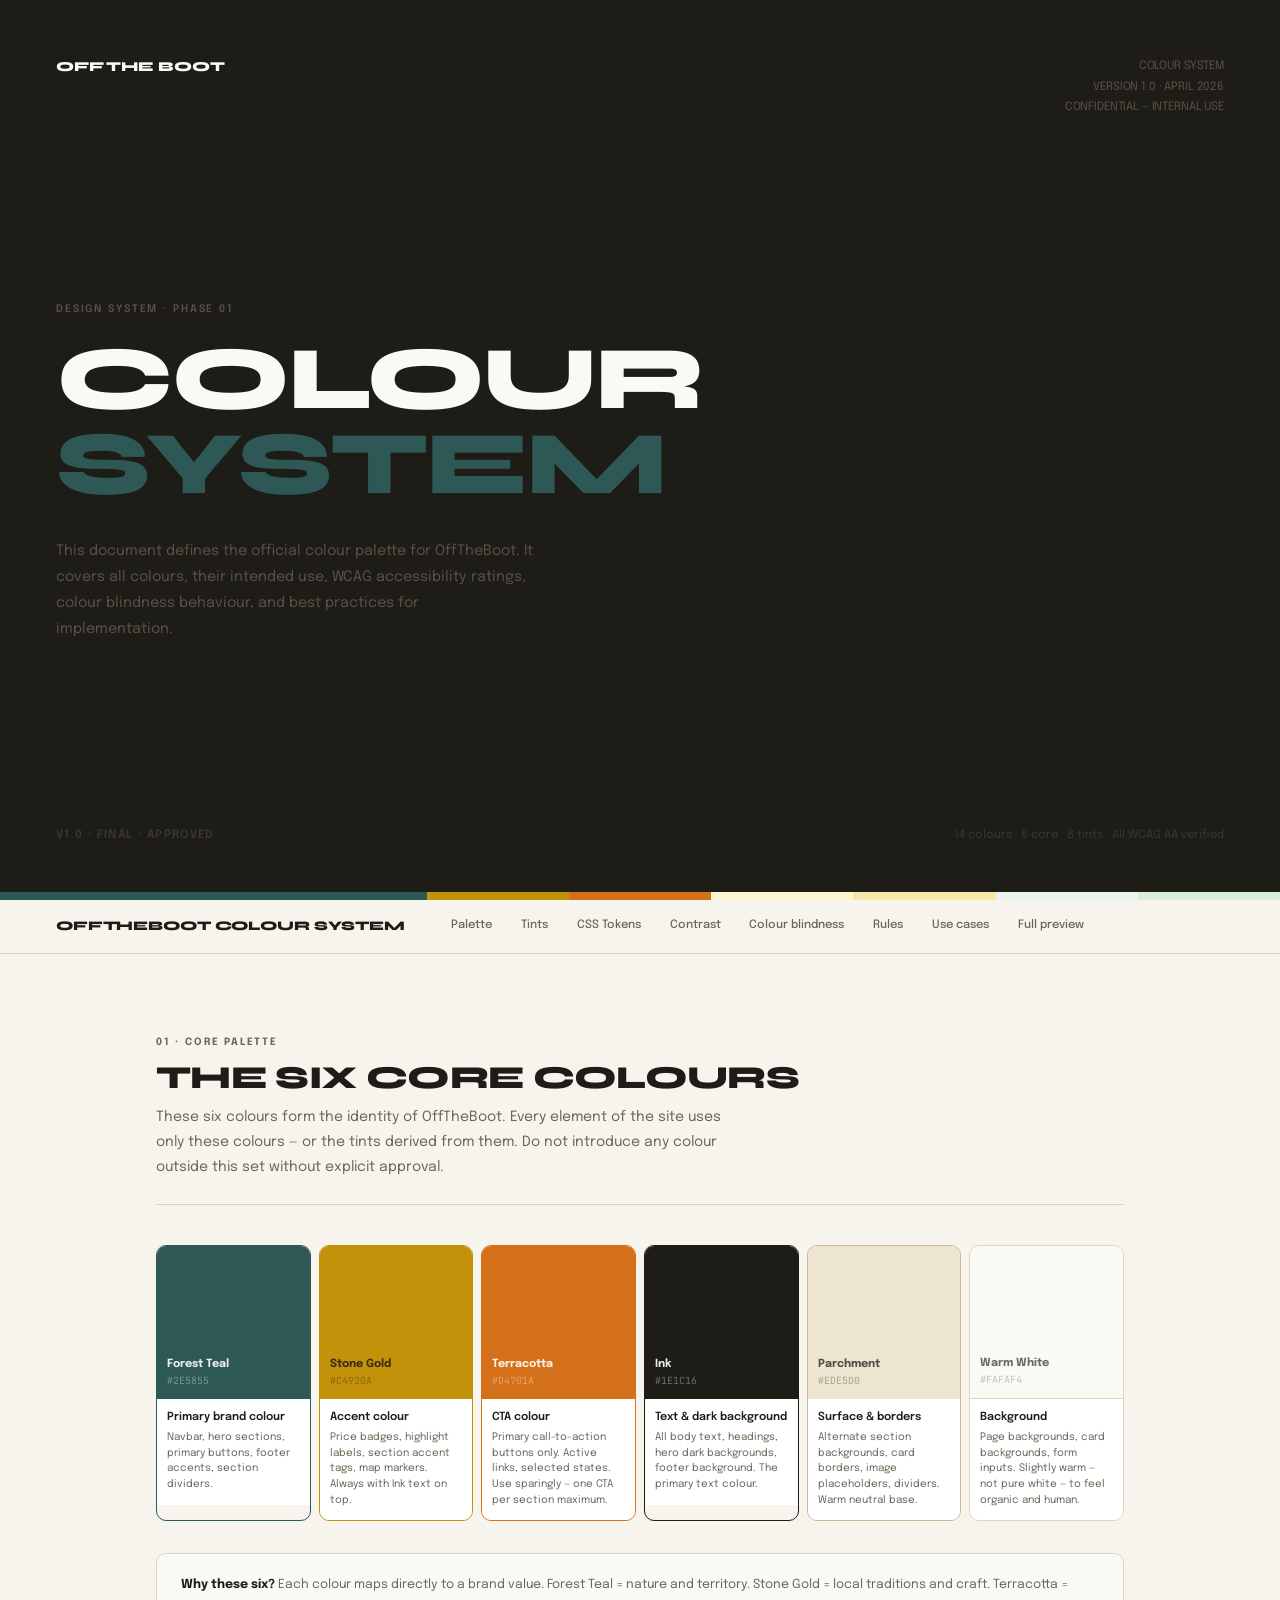
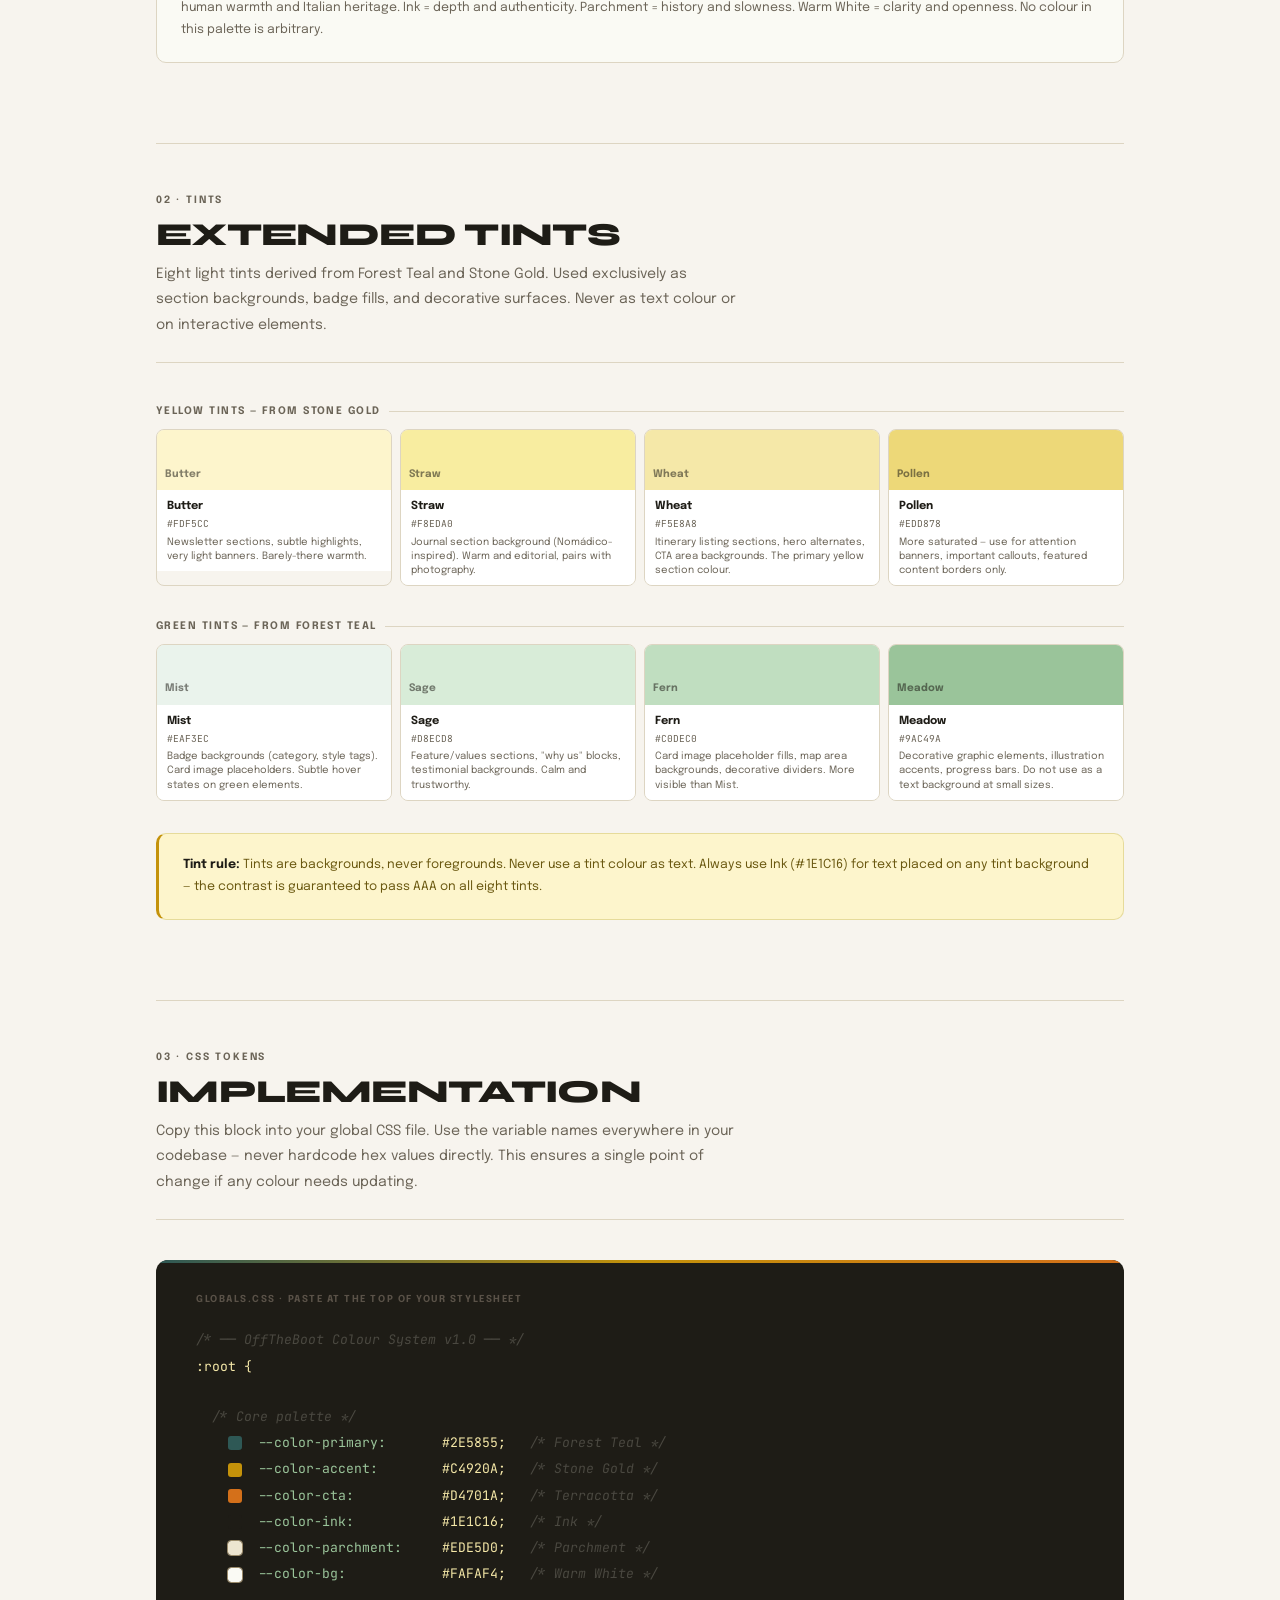
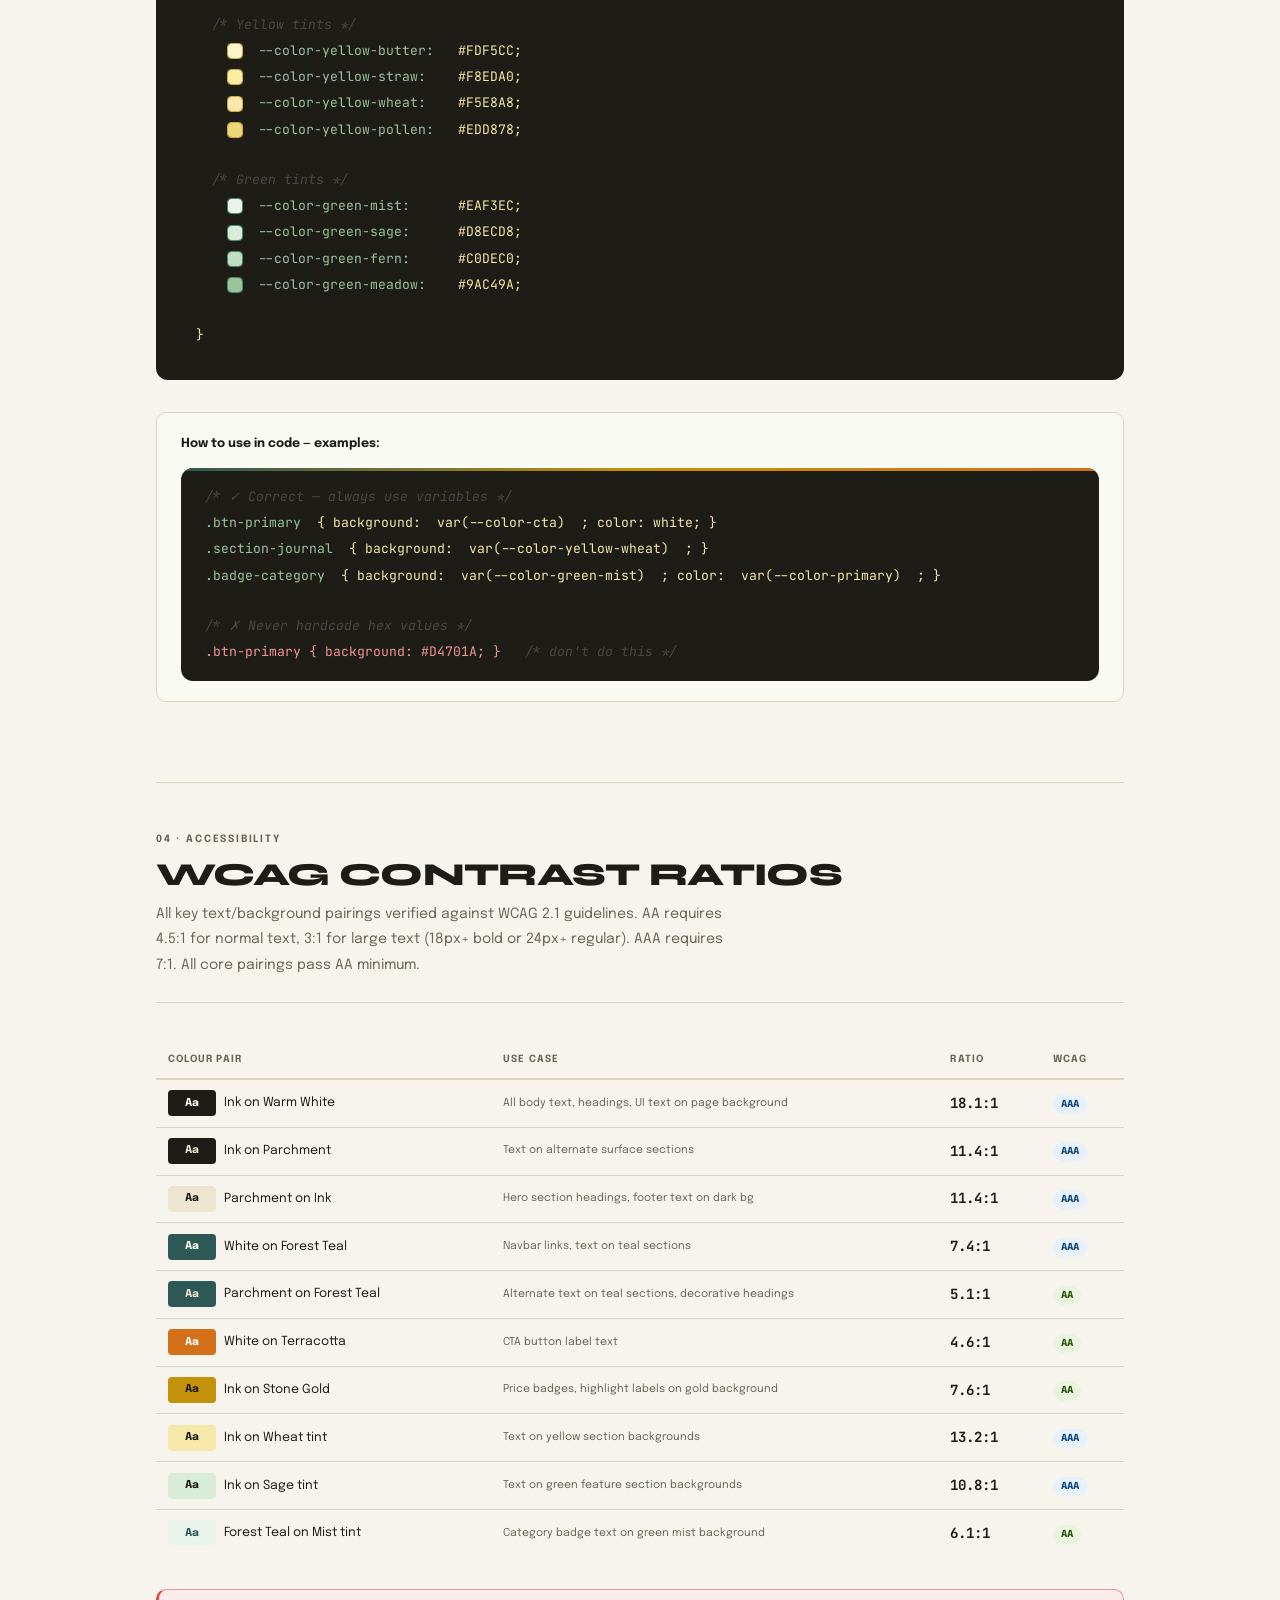
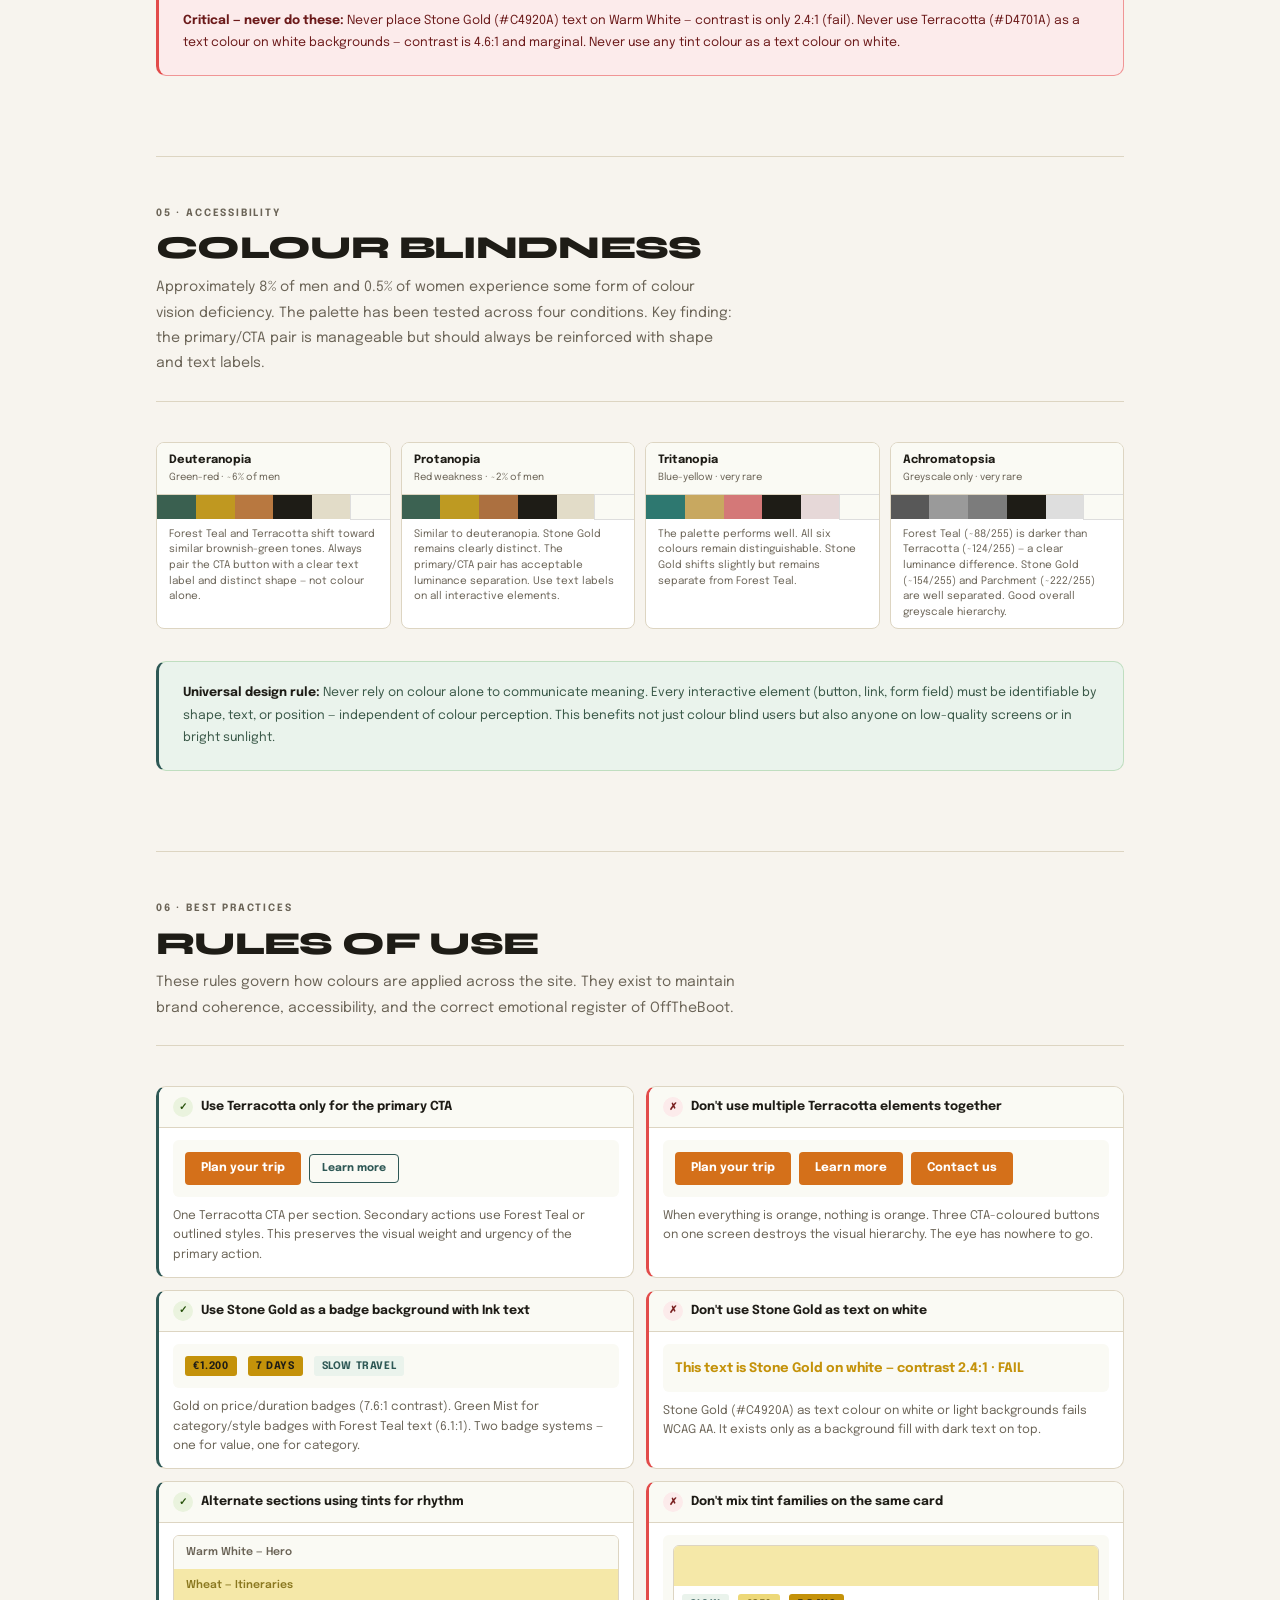
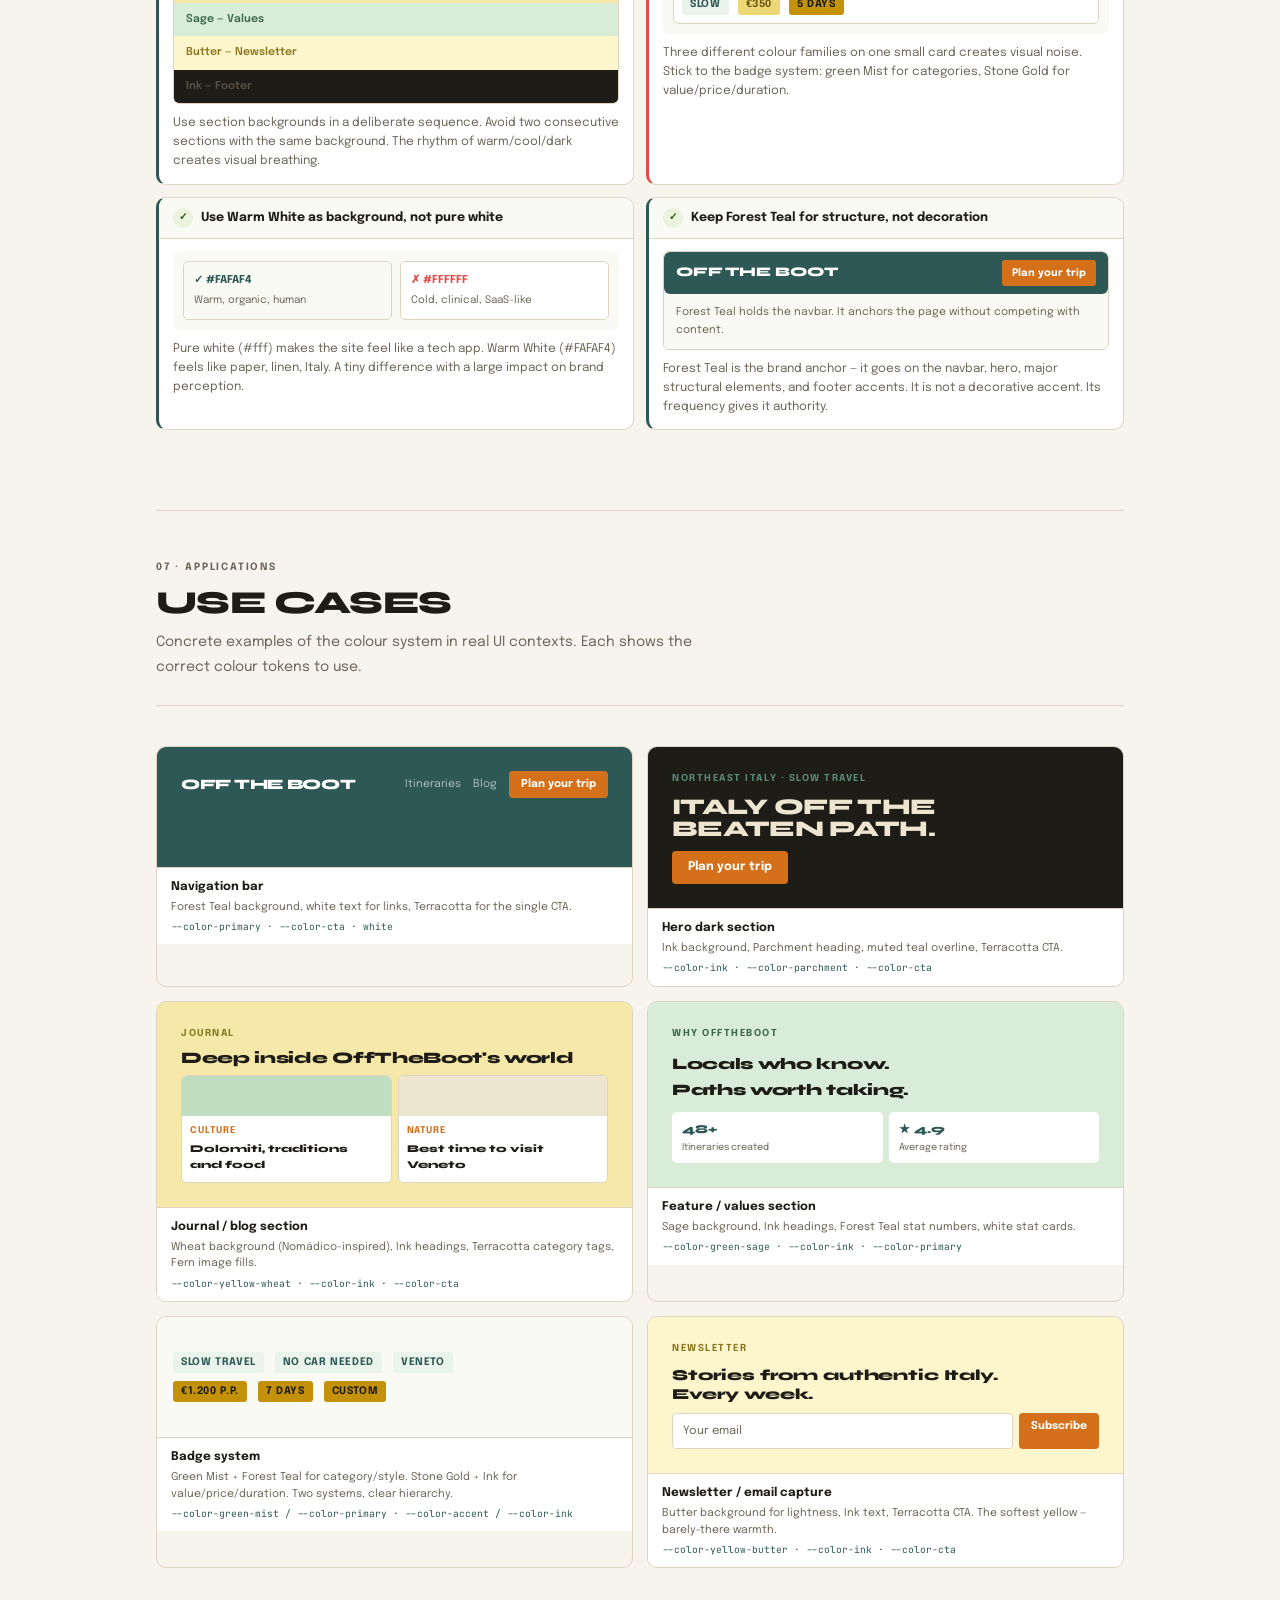
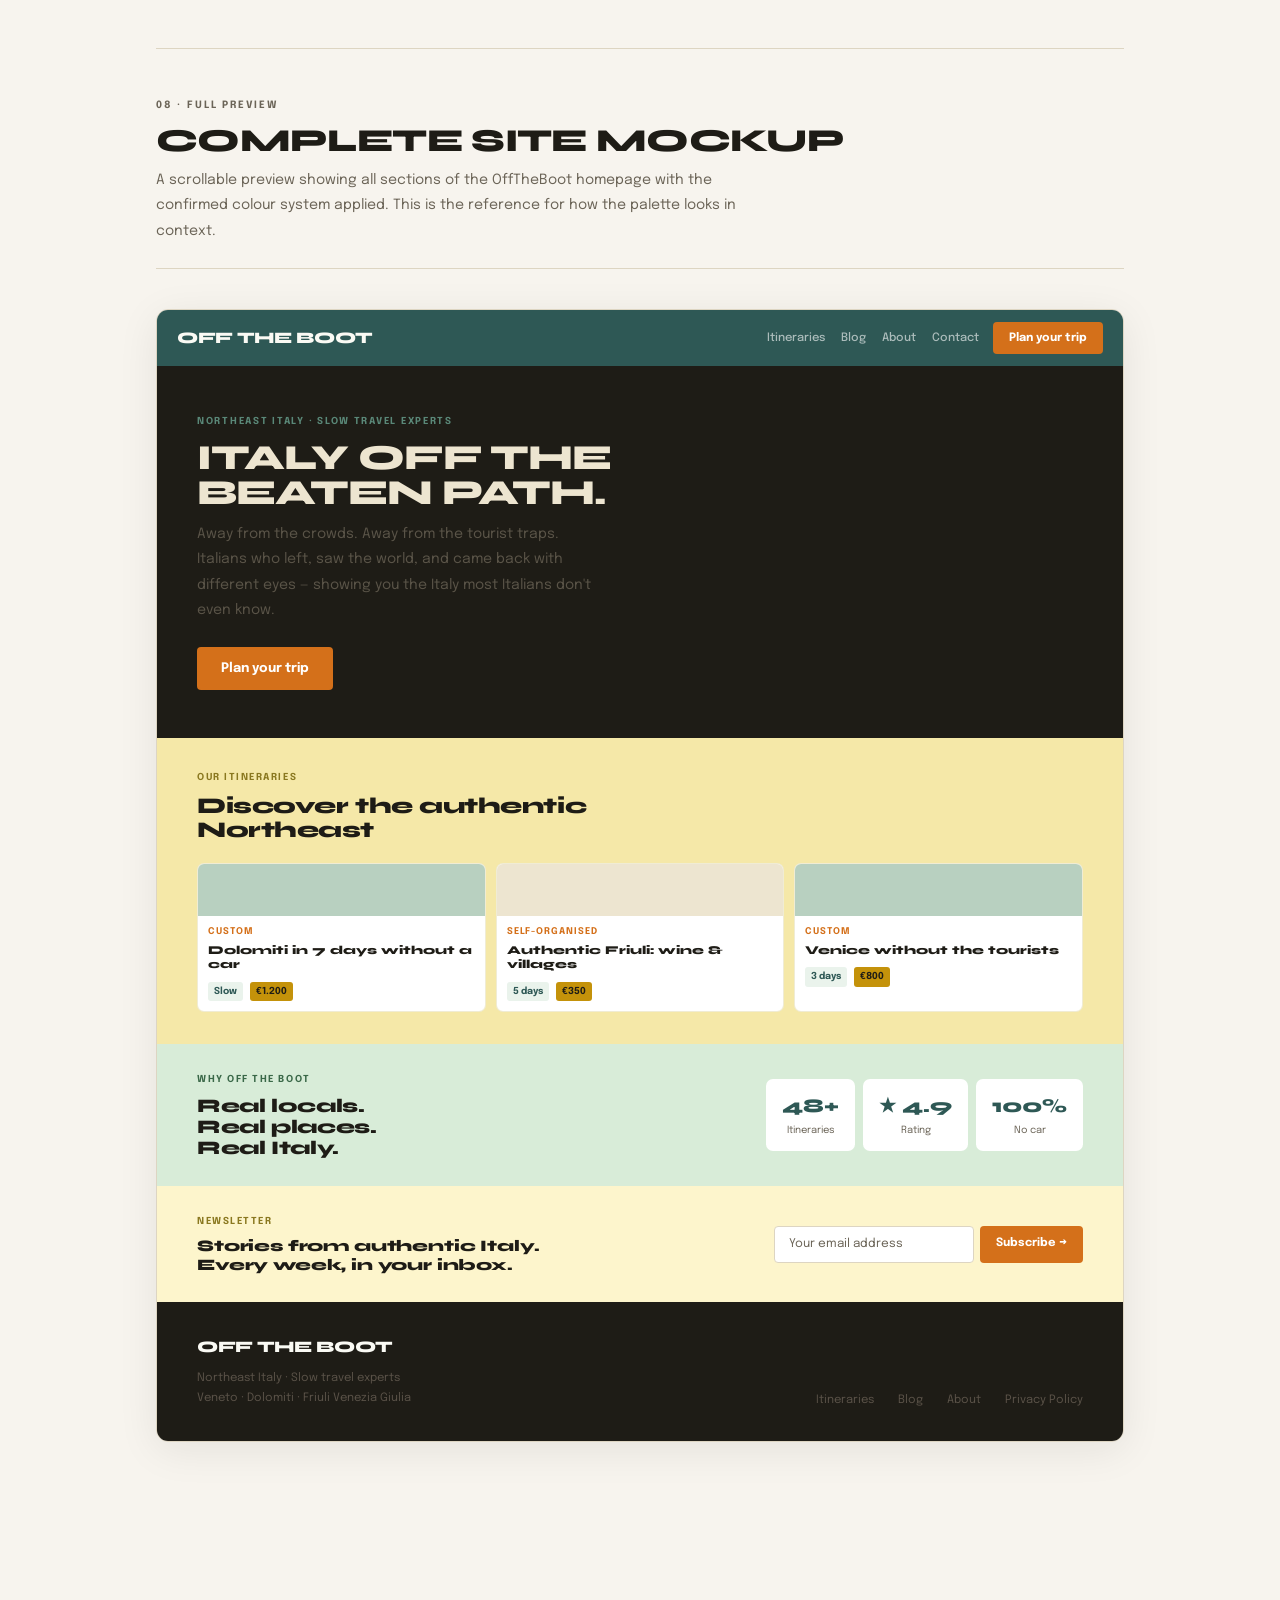
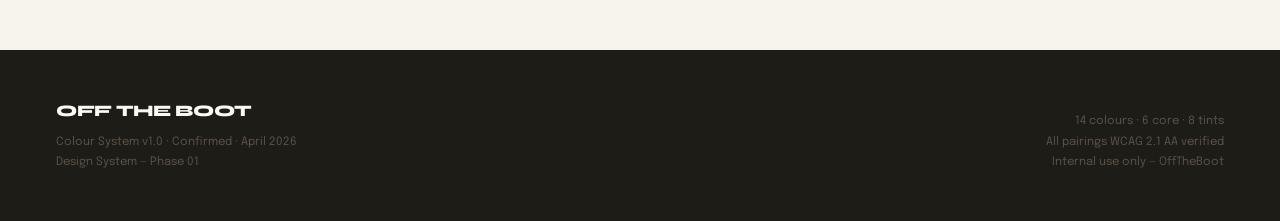
<file: palette_usage.html>
<!DOCTYPE html>
<html lang="en">
<head>
<meta charset="UTF-8">
<meta name="viewport" content="width=device-width, initial-scale=1.0">
<title>OffTheBoot — Colour System v1.0</title>
<link href="https://fonts.googleapis.com/css2?family=Syne:wght@400;600;700;800&family=Epilogue:ital,wght@0,400;0,500;0,600;0,700;1,400&family=JetBrains+Mono:wght@400;500&display=swap" rel="stylesheet">
<style>
*, *::before, *::after { box-sizing: border-box; margin: 0; padding: 0; }

/* ── TOKENS ── */
:root {
  --forest-teal:   #2E5855;
  --stone-gold:    #C4920A;
  --terracotta:    #D4701A;
  --ink:           #1E1C16;
  --parchment:     #EDE5D0;
  --warm-white:    #FAFAF4;

  --yellow-butter: #FDF5CC;
  --yellow-straw:  #F8EDA0;
  --yellow-wheat:  #F5E8A8;
  --yellow-pollen: #EDD878;

  --green-mist:    #EAF3EC;
  --green-sage:    #D8ECD8;
  --green-fern:    #C0DEC0;
  --green-meadow:  #9AC49A;

  --muted:         #6B6457;
  --border:        #DDD5C2;
  --page-bg:       #F7F4EE;
}

html { scroll-behavior: smooth; }

body {
  font-family: 'Epilogue', sans-serif;
  background: var(--page-bg);
  color: var(--ink);
  line-height: 1.6;
  font-size: 15px;
}

/* ── TYPE ── */
h1, h2, h3, h4 { font-family: 'Syne', sans-serif; line-height: 1.1; letter-spacing: -0.02em; }
code, .mono { font-family: 'JetBrains Mono', monospace; font-size: 0.82em; }

/* ── COVER ── */
.cover {
  min-height: 100vh;
  background: var(--ink);
  display: flex;
  flex-direction: column;
  justify-content: space-between;
  padding: 3.5rem;
  position: relative;
  overflow: hidden;
}
.cover-stripe {
  position: absolute; bottom: 0; left: 0; right: 0;
  height: 8px; display: flex;
}
.cover-stripe span { flex: 1; }
.cover-brand {
  font-family: 'Syne', sans-serif;
  font-size: 0.85rem; font-weight: 800;
  color: var(--warm-white);
  text-transform: uppercase; letter-spacing: -0.01em;
  display: flex; justify-content: space-between; align-items: flex-start;
}
.cover-brand-meta { font-family: 'Epilogue', sans-serif; font-weight: 400; font-size: 0.72rem; color: #5A5248; text-align: right; line-height: 1.8; }
.cover-body { }
.cover-eyebrow { font-size: 0.65rem; font-weight: 600; letter-spacing: 0.18em; text-transform: uppercase; color: #5A5248; margin-bottom: 1.25rem; }
.cover-title {
  font-family: 'Syne', sans-serif;
  font-size: clamp(3rem, 7vw, 6rem);
  font-weight: 800;
  color: var(--warm-white);
  line-height: 0.95;
  letter-spacing: -0.03em;
  text-transform: uppercase;
  margin-bottom: 2rem;
}
.cover-title em { font-style: normal; color: var(--forest-teal); }
.cover-sub { font-size: 0.9rem; color: #5A5248; max-width: 480px; line-height: 1.8; }
.cover-footer { display: flex; justify-content: space-between; align-items: flex-end; }
.cover-version { font-size: 0.72rem; font-weight: 600; letter-spacing: 0.12em; text-transform: uppercase; color: #3A3830; }

/* ── NAV ── */
.nav {
  position: sticky; top: 0; z-index: 100;
  background: rgba(247,244,238,0.97);
  backdrop-filter: blur(10px);
  border-bottom: 1px solid var(--border);
  height: 54px;
  display: flex; align-items: center;
  padding: 0 3.5rem;
  gap: 0;
}
.nav-brand { font-family: 'Syne', sans-serif; font-size: 0.82rem; font-weight: 800; text-transform: uppercase; letter-spacing: -0.01em; margin-right: 2rem; white-space: nowrap; }
.nav-links { display: flex; gap: 0; overflow-x: auto; flex: 1; }
.nav-link { font-size: 0.72rem; font-weight: 500; color: var(--muted); text-decoration: none; padding: 0 0.9rem; height: 54px; display: flex; align-items: center; border-bottom: 2px solid transparent; white-space: nowrap; transition: color 0.15s, border-color 0.15s; }
.nav-link:hover { color: var(--ink); border-bottom-color: var(--forest-teal); }

/* ── LAYOUT ── */
.main { max-width: 1080px; margin: 0 auto; padding: 5rem 3.5rem 8rem; }
.section { margin-bottom: 5rem; }
.section-header { margin-bottom: 2.5rem; padding-bottom: 1.5rem; border-bottom: 1px solid var(--border); }
.eyebrow { font-size: 0.63rem; font-weight: 700; letter-spacing: 0.18em; text-transform: uppercase; color: var(--muted); margin-bottom: 0.6rem; }
.section-title { font-family: 'Syne', sans-serif; font-size: clamp(1.6rem, 2.5vw, 2rem); font-weight: 800; text-transform: uppercase; letter-spacing: -0.02em; }
.section-desc { font-size: 0.88rem; color: var(--muted); max-width: 580px; line-height: 1.8; margin-top: 0.6rem; }

/* ── PALETTE GRID ── */
.pal-grid { display: grid; grid-template-columns: repeat(6, 1fr); gap: 8px; margin-bottom: 2rem; }
.pal-card { border-radius: 10px; overflow: hidden; border: 1px solid transparent; }
.pal-swatch { aspect-ratio: 1; width: 100%; position: relative; }
.pal-swatch-inner { position: absolute; inset: 0; display: flex; flex-direction: column; justify-content: flex-end; padding: 10px; }
.pal-name { font-size: 0.7rem; font-weight: 700; line-height: 1.3; }
.pal-hex { font-family: 'JetBrains Mono', monospace; font-size: 0.62rem; opacity: 0.65; margin-top: 2px; }
.pal-body { background: white; padding: 10px 10px 12px; }
.pal-role { font-size: 0.7rem; color: var(--ink); font-weight: 600; margin-bottom: 3px; }
.pal-use { font-size: 0.65rem; color: var(--muted); line-height: 1.5; }

/* TINTS GRID */
.tint-section { margin-bottom: 2rem; }
.tint-label { font-size: 0.65rem; font-weight: 700; letter-spacing: 0.14em; text-transform: uppercase; color: var(--muted); margin-bottom: 0.6rem; display: flex; align-items: center; gap: 8px; }
.tint-label::after { content: ''; flex: 1; height: 0.5px; background: var(--border); }
.tint-row { display: grid; grid-template-columns: repeat(4, 1fr); gap: 8px; }
.tint-card { border-radius: 8px; overflow: hidden; border: 1px solid var(--border); }
.tint-swatch { height: 60px; position: relative; }
.tint-swatch-inner { position: absolute; inset: 0; display: flex; flex-direction: column; justify-content: flex-end; padding: 8px; }
.tint-body { background: white; padding: 8px 10px; }
.tint-name { font-size: 0.7rem; font-weight: 700; color: var(--ink); }
.tint-hex { font-family: 'JetBrains Mono', monospace; font-size: 0.6rem; color: var(--muted); }
.tint-use { font-size: 0.63rem; color: var(--muted); line-height: 1.4; margin-top: 3px; }

/* ── CSS TOKENS BOX ── */
.code-box {
  background: var(--ink);
  border-radius: 12px;
  padding: 2rem 2.5rem;
  margin-bottom: 2rem;
  position: relative;
  overflow: hidden;
}
.code-box::before { content: ''; position: absolute; top: 0; left: 0; right: 0; height: 3px; background: linear-gradient(90deg, var(--forest-teal), var(--stone-gold), var(--terracotta)); }
.code-label { font-size: 0.6rem; font-weight: 700; letter-spacing: 0.16em; text-transform: uppercase; color: #5A5248; margin-bottom: 1.25rem; }
.code-line { font-family: 'JetBrains Mono', monospace; font-size: 0.82rem; line-height: 2; display: flex; gap: 1rem; align-items: center; }
.code-comment { color: #4A4840; font-style: italic; }
.code-var { color: #9AC49A; }
.code-val { color: #F5E8A8; }
.code-swatch-dot { width: 14px; height: 14px; border-radius: 3px; flex-shrink: 0; }

/* ── CONTRAST TABLE ── */
.contrast-table { width: 100%; border-collapse: collapse; font-size: 0.82rem; margin-bottom: 2rem; }
.contrast-table thead tr { border-bottom: 2px solid var(--border); }
.contrast-table th { text-align: left; font-size: 0.62rem; font-weight: 700; letter-spacing: 0.12em; text-transform: uppercase; color: var(--muted); padding: 0.6rem 0.75rem; }
.contrast-table td { padding: 0.65rem 0.75rem; border-bottom: 0.5px solid var(--border); vertical-align: middle; }
.contrast-table tr:last-child td { border-bottom: none; }
.contrast-table tbody tr:hover { background: rgba(46,88,85,0.03); }
.pair-demo { display: flex; align-items: center; gap: 8px; }
.pair-chip { width: 48px; height: 26px; border-radius: 4px; display: flex; align-items: center; justify-content: center; font-size: 0.68rem; font-weight: 700; flex-shrink: 0; }
.pair-label { font-size: 0.78rem; color: var(--ink); }
.pair-use { font-size: 0.68rem; color: var(--muted); }
.ratio { font-size: 0.88rem; font-weight: 700; font-family: 'JetBrains Mono', monospace; }
.wcag-aaa { display: inline-flex; padding: 2px 8px; border-radius: 999px; font-size: 0.6rem; font-weight: 700; background: #E6F1FB; color: #0C447C; }
.wcag-aa  { display: inline-flex; padding: 2px 8px; border-radius: 999px; font-size: 0.6rem; font-weight: 700; background: #EAF3DE; color: #27500A; }
.wcag-aal { display: inline-flex; padding: 2px 8px; border-radius: 999px; font-size: 0.6rem; font-weight: 700; background: #FAEEDA; color: #633806; }

/* ── RULES SECTION ── */
.rules-grid { display: grid; grid-template-columns: 1fr 1fr; gap: 12px; margin-bottom: 2rem; }
.rule-card { border-radius: 10px; overflow: hidden; border: 1px solid var(--border); background: white; }
.rule-card.do { border-left: 3px solid var(--forest-teal); }
.rule-card.dont { border-left: 3px solid #E24B4A; }
.rule-header { padding: 10px 14px; background: var(--warm-white); border-bottom: 0.5px solid var(--border); display: flex; align-items: center; gap: 8px; }
.rule-icon { width: 20px; height: 20px; border-radius: 50%; display: flex; align-items: center; justify-content: center; font-size: 0.65rem; font-weight: 800; flex-shrink: 0; }
.rule-icon.do { background: #EAF3DE; color: #27500A; }
.rule-icon.dont { background: #FCEBEB; color: #791F1F; }
.rule-title { font-size: 0.78rem; font-weight: 700; color: var(--ink); }
.rule-body { padding: 12px 14px; }
.rule-demo { margin-bottom: 10px; }
.rule-desc { font-size: 0.75rem; color: var(--muted); line-height: 1.6; }

/* ── USE CASE DEMOS ── */
.usecase-grid { display: grid; grid-template-columns: 1fr 1fr; gap: 14px; margin-bottom: 2rem; }
.usecase-card { border-radius: 10px; overflow: hidden; border: 1px solid var(--border); }
.usecase-demo { padding: 1.5rem; min-height: 120px; }
.usecase-footer { padding: 10px 14px; background: white; border-top: 0.5px solid var(--border); }
.usecase-name { font-size: 0.75rem; font-weight: 700; color: var(--ink); margin-bottom: 2px; }
.usecase-desc { font-size: 0.68rem; color: var(--muted); line-height: 1.5; }
.usecase-tokens { font-family: 'JetBrains Mono', monospace; font-size: 0.6rem; color: var(--forest-teal); margin-top: 4px; }

/* UTILITY CLASSES for demos */
.demo-nav { display: flex; align-items: center; padding: 8px 12px; border-radius: 6px; }
.demo-badge { display: inline-flex; padding: 2px 8px; border-radius: 3px; font-size: 0.65rem; font-weight: 700; letter-spacing: 0.06em; text-transform: uppercase; margin-right: 5px; }
.demo-btn { display: inline-flex; padding: 7px 16px; border-radius: 4px; font-size: 0.75rem; font-weight: 700; }
.demo-btn-sm { display: inline-flex; padding: 5px 12px; border-radius: 4px; font-size: 0.68rem; font-weight: 700; }
.demo-card { border-radius: 6px; overflow: hidden; background: white; border: 0.5px solid var(--border); }
.demo-card-img { height: 40px; }
.demo-card-body { padding: 8px; }
.demo-card-tag { font-size: 0.58rem; font-weight: 700; letter-spacing: 0.1em; text-transform: uppercase; margin-bottom: 2px; color: var(--terracotta); }
.demo-card-title { font-family: 'Syne', sans-serif; font-size: 0.75rem; font-weight: 800; color: var(--ink); }

/* ── CB SECTION ── */
.cb-grid { display: grid; grid-template-columns: repeat(4, 1fr); gap: 10px; margin-bottom: 2rem; }
.cb-card { border-radius: 8px; overflow: hidden; border: 0.5px solid var(--border); background: white; }
.cb-header { padding: 8px 12px; background: var(--warm-white); border-bottom: 0.5px solid var(--border); }
.cb-name { font-size: 0.72rem; font-weight: 700; color: var(--ink); }
.cb-desc { font-size: 0.62rem; color: var(--muted); margin-top: 1px; }
.cb-strip { display: flex; height: 24px; }
.cb-sw { flex: 1; }
.cb-body { padding: 8px 12px; }
.cb-note { font-size: 0.65rem; color: var(--muted); line-height: 1.5; }

/* ── FULL PREVIEW ── */
.preview-frame { border-radius: 12px; overflow: hidden; border: 1px solid var(--border); box-shadow: 0 8px 40px rgba(30,28,22,0.08); }
.pnav { display: flex; align-items: center; padding: 12px 20px; background: var(--forest-teal); gap: 14px; }
.pnav-logo { font-family: 'Syne', sans-serif; font-size: 1rem; font-weight: 800; color: var(--warm-white); text-transform: uppercase; letter-spacing: -0.02em; }
.pnav-links { display: flex; gap: 16px; margin-left: auto; }
.pnav-link { font-size: 0.72rem; color: rgba(255,255,255,0.6); font-weight: 500; }
.pnav-cta { background: var(--terracotta); color: white; padding: 7px 16px; border-radius: 4px; font-size: 0.72rem; font-weight: 700; }
.phero { background: var(--ink); padding: 3rem 2.5rem; }
.phero-over { font-size: 0.6rem; font-weight: 700; letter-spacing: 0.18em; text-transform: uppercase; color: #5a8878; margin-bottom: 10px; }
.phero-title { font-family: 'Syne', sans-serif; font-size: 2.2rem; font-weight: 800; color: var(--parchment); line-height: 1.0; letter-spacing: -0.03em; text-transform: uppercase; margin-bottom: 12px; }
.phero-sub { font-size: 0.88rem; color: #5a5448; line-height: 1.8; margin-bottom: 1.5rem; max-width: 400px; }
.phero-btn { display: inline-block; background: var(--terracotta); color: white; padding: 11px 24px; border-radius: 4px; font-size: 0.82rem; font-weight: 700; }
.pjournal { background: var(--yellow-wheat); padding: 2rem 2.5rem; }
.pjour-label { font-size: 0.6rem; font-weight: 700; letter-spacing: 0.16em; text-transform: uppercase; color: #8a7820; margin-bottom: 8px; }
.pjour-title { font-family: 'Syne', sans-serif; font-size: 1.4rem; font-weight: 800; color: var(--ink); letter-spacing: -0.02em; margin-bottom: 1.25rem; line-height: 1.1; }
.pjour-cards { display: flex; gap: 10px; }
.pjour-card { flex: 1; background: white; border-radius: 7px; overflow: hidden; border: 0.5px solid rgba(180,160,40,0.2); }
.pjour-card-img { height: 52px; }
.pjour-card-body { padding: 9px 10px; }
.pjour-card-tag { font-size: 0.58rem; font-weight: 700; letter-spacing: 0.1em; text-transform: uppercase; color: var(--terracotta); margin-bottom: 3px; }
.pjour-card-title { font-family: 'Syne', sans-serif; font-size: 0.75rem; font-weight: 800; color: var(--ink); line-height: 1.2; margin-bottom: 6px; }
.pjour-badge { display: inline-flex; padding: 2px 6px; border-radius: 3px; font-size: 0.6rem; font-weight: 700; margin-right: 3px; }
.pfeatures { background: var(--green-sage); padding: 1.75rem 2.5rem; display: flex; gap: 1.5rem; align-items: center; }
.pfeat-left { flex: 1; }
.pfeat-label { font-size: 0.6rem; font-weight: 700; letter-spacing: 0.16em; text-transform: uppercase; color: #3a6848; margin-bottom: 8px; }
.pfeat-title { font-family: 'Syne', sans-serif; font-size: 1.2rem; font-weight: 800; color: var(--ink); letter-spacing: -0.02em; line-height: 1.1; }
.pfeat-right { display: flex; gap: 8px; }
.pfeat-stat { text-align: center; background: white; border-radius: 7px; padding: 12px 16px; }
.pfeat-stat-val { font-family: 'Syne', sans-serif; font-size: 1.2rem; font-weight: 800; color: var(--forest-teal); }
.pfeat-stat-label { font-size: 0.62rem; color: var(--muted); margin-top: 2px; }
.pnewsletter { background: var(--yellow-butter); padding: 1.75rem 2.5rem; display: flex; align-items: center; gap: 2rem; }
.pnews-left { flex: 1; }
.pnews-label { font-size: 0.6rem; font-weight: 700; letter-spacing: 0.16em; text-transform: uppercase; color: #8a7820; margin-bottom: 6px; }
.pnews-title { font-family: 'Syne', sans-serif; font-size: 1rem; font-weight: 800; color: var(--ink); letter-spacing: -0.01em; line-height: 1.2; }
.pnews-right { display: flex; gap: 6px; }
.pnews-input { background: white; border-radius: 4px; padding: 8px 14px; font-size: 0.75rem; color: var(--muted); min-width: 200px; border: 1px solid var(--border); }
.pnews-btn { background: var(--terracotta); color: white; padding: 8px 16px; border-radius: 4px; font-size: 0.72rem; font-weight: 700; white-space: nowrap; }
.pfooter { background: var(--ink); padding: 2rem 2.5rem; display: flex; justify-content: space-between; align-items: flex-end; gap: 2rem; flex-wrap: wrap; }
.pfooter-logo { font-family: 'Syne', sans-serif; font-size: 1rem; font-weight: 800; color: var(--warm-white); text-transform: uppercase; letter-spacing: -0.02em; margin-bottom: 0.5rem; }
.pfooter-sub { font-size: 0.72rem; color: #5A5248; line-height: 1.8; }
.pfooter-links { display: flex; gap: 1.5rem; }
.pfooter-link { font-size: 0.72rem; color: #5A5248; }

/* ── HR ── */
hr { border: none; border-top: 1px solid var(--border); margin: 3rem 0; }

/* ── FOOTER ── */
.footer { background: var(--ink); padding: 3rem 3.5rem; display: flex; justify-content: space-between; align-items: flex-end; flex-wrap: wrap; gap: 2rem; }
.footer-logo { font-family: 'Syne', sans-serif; font-size: 1rem; font-weight: 800; color: var(--warm-white); text-transform: uppercase; letter-spacing: -0.02em; }
.footer-meta { font-size: 0.72rem; color: #5A5248; line-height: 1.8; text-align: right; }

/* ── PRINT ── */
@media print {
  .nav { display: none; }
  .section { break-inside: avoid; }
  body { font-size: 13px; }
}

/* ── RESPONSIVE ── */
@media (max-width: 700px) {
  .cover, .main, .nav { padding-left: 1.5rem; padding-right: 1.5rem; }
  .pal-grid { grid-template-columns: repeat(3, 1fr); }
  .tint-row { grid-template-columns: repeat(2, 1fr); }
  .rules-grid, .usecase-grid { grid-template-columns: 1fr; }
  .cb-grid { grid-template-columns: 1fr 1fr; }
  .pjour-cards { flex-direction: column; }
}
</style>
</head>
<body>

<!-- ═══════════════════════════════════ COVER ═══════════════════════════════════ -->
<div class="cover">
  <div class="cover-brand">
    <span>Off the Boot</span>
    <div class="cover-brand-meta">
      <p>Colour System</p>
      <p>Version 1.0 · April 2026</p>
      <p>Confidential — internal use</p>
    </div>
  </div>
  <div class="cover-body">
    <div class="cover-eyebrow">Design System · Phase 01</div>
    <h1 class="cover-title">Colour<br><em>System</em></h1>
    <p class="cover-sub">This document defines the official colour palette for OffTheBoot. It covers all colours, their intended use, WCAG accessibility ratings, colour blindness behaviour, and best practices for implementation.</p>
  </div>
  <div class="cover-footer">
    <div class="cover-version">v1.0 · Final · Approved</div>
    <div style="font-size:0.72rem;color:#3A3830;">14 colours · 6 core · 8 tints · All WCAG AA verified</div>
  </div>
  <div class="cover-stripe">
    <span style="background:#2E5855;flex:3;"></span>
    <span style="background:#C4920A;flex:1;"></span>
    <span style="background:#D4701A;flex:1;"></span>
    <span style="background:#FDF5CC;flex:1;"></span>
    <span style="background:#F5E8A8;flex:1;"></span>
    <span style="background:#EAF3EC;flex:1;"></span>
    <span style="background:#D8ECD8;flex:1;"></span>
  </div>
</div>

<!-- ═══════════════════════════════════ NAV ═══════════════════════════════════ -->
<nav class="nav">
  <div class="nav-brand">OffTheBoot Colour System</div>
  <div class="nav-links">
    <a href="#palette" class="nav-link">Palette</a>
    <a href="#tints" class="nav-link">Tints</a>
    <a href="#tokens" class="nav-link">CSS Tokens</a>
    <a href="#contrast" class="nav-link">Contrast</a>
    <a href="#colourblind" class="nav-link">Colour blindness</a>
    <a href="#rules" class="nav-link">Rules</a>
    <a href="#usecases" class="nav-link">Use cases</a>
    <a href="#preview" class="nav-link">Full preview</a>
  </div>
</nav>

<!-- ═══════════════════════════════════ MAIN ═══════════════════════════════════ -->
<main class="main">

  <!-- ── 01 CORE PALETTE ── -->
  <section class="section" id="palette">
    <div class="section-header">
      <div class="eyebrow">01 · Core palette</div>
      <h2 class="section-title">The six core colours</h2>
      <p class="section-desc">These six colours form the identity of OffTheBoot. Every element of the site uses only these colours — or the tints derived from them. Do not introduce any colour outside this set without explicit approval.</p>
    </div>

    <div class="pal-grid">

      <div class="pal-card" style="border-color:#2E5855;">
        <div class="pal-swatch" style="background:#2E5855;">
          <div class="pal-swatch-inner">
            <div class="pal-name" style="color:rgba(255,255,255,0.9);">Forest Teal</div>
            <div class="pal-hex" style="color:rgba(255,255,255,0.55);">#2E5855</div>
          </div>
        </div>
        <div class="pal-body">
          <div class="pal-role">Primary brand colour</div>
          <div class="pal-use">Navbar, hero sections, primary buttons, footer accents, section dividers.</div>
        </div>
      </div>

      <div class="pal-card" style="border-color:#C4920A;">
        <div class="pal-swatch" style="background:#C4920A;">
          <div class="pal-swatch-inner">
            <div class="pal-name" style="color:rgba(30,28,22,0.85);">Stone Gold</div>
            <div class="pal-hex" style="color:rgba(30,28,22,0.55);">#C4920A</div>
          </div>
        </div>
        <div class="pal-body">
          <div class="pal-role">Accent colour</div>
          <div class="pal-use">Price badges, highlight labels, section accent tags, map markers. Always with Ink text on top.</div>
        </div>
      </div>

      <div class="pal-card" style="border-color:#D4701A;">
        <div class="pal-swatch" style="background:#D4701A;">
          <div class="pal-swatch-inner">
            <div class="pal-name" style="color:rgba(255,255,255,0.9);">Terracotta</div>
            <div class="pal-hex" style="color:rgba(255,255,255,0.55);">#D4701A</div>
          </div>
        </div>
        <div class="pal-body">
          <div class="pal-role">CTA colour</div>
          <div class="pal-use">Primary call-to-action buttons only. Active links, selected states. Use sparingly — one CTA per section maximum.</div>
        </div>
      </div>

      <div class="pal-card" style="border-color:#1E1C16;">
        <div class="pal-swatch" style="background:#1E1C16;">
          <div class="pal-swatch-inner">
            <div class="pal-name" style="color:rgba(255,255,255,0.9);">Ink</div>
            <div class="pal-hex" style="color:rgba(255,255,255,0.55);">#1E1C16</div>
          </div>
        </div>
        <div class="pal-body">
          <div class="pal-role">Text & dark background</div>
          <div class="pal-use">All body text, headings, hero dark backgrounds, footer background. The primary text colour.</div>
        </div>
      </div>

      <div class="pal-card" style="border-color:#C8B896;">
        <div class="pal-swatch" style="background:#EDE5D0;">
          <div class="pal-swatch-inner">
            <div class="pal-name" style="color:rgba(30,28,22,0.75);">Parchment</div>
            <div class="pal-hex" style="color:rgba(30,28,22,0.5);">#EDE5D0</div>
          </div>
        </div>
        <div class="pal-body">
          <div class="pal-role">Surface & borders</div>
          <div class="pal-use">Alternate section backgrounds, card borders, image placeholders, dividers. Warm neutral base.</div>
        </div>
      </div>

      <div class="pal-card" style="border-color:#DDD5C2;">
        <div class="pal-swatch" style="background:#FAFAF4; border-bottom:0.5px solid #DDD5C2;">
          <div class="pal-swatch-inner">
            <div class="pal-name" style="color:rgba(30,28,22,0.65);">Warm White</div>
            <div class="pal-hex" style="color:rgba(30,28,22,0.4);">#FAFAF4</div>
          </div>
        </div>
        <div class="pal-body">
          <div class="pal-role">Background</div>
          <div class="pal-use">Page backgrounds, card backgrounds, form inputs. Slightly warm — not pure white — to feel organic and human.</div>
        </div>
      </div>

    </div>

    <div style="background:#FAFAF4;border:1px solid var(--border);border-radius:10px;padding:1.25rem 1.5rem;">
      <p style="font-size:0.78rem;color:var(--muted);line-height:1.8;"><strong style="color:var(--ink);">Why these six?</strong> Each colour maps directly to a brand value. Forest Teal = nature and territory. Stone Gold = local traditions and craft. Terracotta = human warmth and Italian heritage. Ink = depth and authenticity. Parchment = history and slowness. Warm White = clarity and openness. No colour in this palette is arbitrary.</p>
    </div>
  </section>

  <hr>

  <!-- ── 02 TINTS ── -->
  <section class="section" id="tints">
    <div class="section-header">
      <div class="eyebrow">02 · Tints</div>
      <h2 class="section-title">Extended tints</h2>
      <p class="section-desc">Eight light tints derived from Forest Teal and Stone Gold. Used exclusively as section backgrounds, badge fills, and decorative surfaces. Never as text colour or on interactive elements.</p>
    </div>

    <div class="tint-section">
      <div class="tint-label">Yellow tints — from Stone Gold</div>
      <div class="tint-row">

        <div class="tint-card">
          <div class="tint-swatch" style="background:#FDF5CC;">
            <div class="tint-swatch-inner">
              <div style="font-size:0.65rem;font-weight:700;color:rgba(30,28,22,0.55);">Butter</div>
            </div>
          </div>
          <div class="tint-body">
            <div class="tint-name">Butter</div>
            <div class="tint-hex">#FDF5CC</div>
            <div class="tint-use">Newsletter sections, subtle highlights, very light banners. Barely-there warmth.</div>
          </div>
        </div>

        <div class="tint-card">
          <div class="tint-swatch" style="background:#F8EDA0;">
            <div class="tint-swatch-inner">
              <div style="font-size:0.65rem;font-weight:700;color:rgba(30,28,22,0.55);">Straw</div>
            </div>
          </div>
          <div class="tint-body">
            <div class="tint-name">Straw</div>
            <div class="tint-hex">#F8EDA0</div>
            <div class="tint-use">Journal section background (Nomádico-inspired). Warm and editorial, pairs with photography.</div>
          </div>
        </div>

        <div class="tint-card">
          <div class="tint-swatch" style="background:#F5E8A8;">
            <div class="tint-swatch-inner">
              <div style="font-size:0.65rem;font-weight:700;color:rgba(30,28,22,0.55);">Wheat</div>
            </div>
          </div>
          <div class="tint-body">
            <div class="tint-name">Wheat</div>
            <div class="tint-hex">#F5E8A8</div>
            <div class="tint-use">Itinerary listing sections, hero alternates, CTA area backgrounds. The primary yellow section colour.</div>
          </div>
        </div>

        <div class="tint-card">
          <div class="tint-swatch" style="background:#EDD878;">
            <div class="tint-swatch-inner">
              <div style="font-size:0.65rem;font-weight:700;color:rgba(30,28,22,0.55);">Pollen</div>
            </div>
          </div>
          <div class="tint-body">
            <div class="tint-name">Pollen</div>
            <div class="tint-hex">#EDD878</div>
            <div class="tint-use">More saturated — use for attention banners, important callouts, featured content borders only.</div>
          </div>
        </div>

      </div>
    </div>

    <div class="tint-section">
      <div class="tint-label">Green tints — from Forest Teal</div>
      <div class="tint-row">

        <div class="tint-card">
          <div class="tint-swatch" style="background:#EAF3EC;">
            <div class="tint-swatch-inner">
              <div style="font-size:0.65rem;font-weight:700;color:rgba(30,28,22,0.55);">Mist</div>
            </div>
          </div>
          <div class="tint-body">
            <div class="tint-name">Mist</div>
            <div class="tint-hex">#EAF3EC</div>
            <div class="tint-use">Badge backgrounds (category, style tags). Card image placeholders. Subtle hover states on green elements.</div>
          </div>
        </div>

        <div class="tint-card">
          <div class="tint-swatch" style="background:#D8ECD8;">
            <div class="tint-swatch-inner">
              <div style="font-size:0.65rem;font-weight:700;color:rgba(30,28,22,0.55);">Sage</div>
            </div>
          </div>
          <div class="tint-body">
            <div class="tint-name">Sage</div>
            <div class="tint-hex">#D8ECD8</div>
            <div class="tint-use">Feature/values sections, "why us" blocks, testimonial backgrounds. Calm and trustworthy.</div>
          </div>
        </div>

        <div class="tint-card">
          <div class="tint-swatch" style="background:#C0DEC0;">
            <div class="tint-swatch-inner">
              <div style="font-size:0.65rem;font-weight:700;color:rgba(30,28,22,0.55);">Fern</div>
            </div>
          </div>
          <div class="tint-body">
            <div class="tint-name">Fern</div>
            <div class="tint-hex">#C0DEC0</div>
            <div class="tint-use">Card image placeholder fills, map area backgrounds, decorative dividers. More visible than Mist.</div>
          </div>
        </div>

        <div class="tint-card">
          <div class="tint-swatch" style="background:#9AC49A;">
            <div class="tint-swatch-inner">
              <div style="font-size:0.65rem;font-weight:700;color:rgba(30,28,22,0.55);">Meadow</div>
            </div>
          </div>
          <div class="tint-body">
            <div class="tint-name">Meadow</div>
            <div class="tint-hex">#9AC49A</div>
            <div class="tint-use">Decorative graphic elements, illustration accents, progress bars. Do not use as a text background at small sizes.</div>
          </div>
        </div>

      </div>
    </div>

    <div style="background:#FDF5CC;border:1px solid rgba(180,160,40,0.3);border-radius:10px;padding:1.25rem 1.5rem;border-left:3px solid #C4920A;">
      <p style="font-size:0.78rem;color:#6a5810;line-height:1.8;"><strong style="color:var(--ink);">Tint rule:</strong> Tints are backgrounds, never foregrounds. Never use a tint colour as text. Always use Ink (#1E1C16) for text placed on any tint background — the contrast is guaranteed to pass AAA on all eight tints.</p>
    </div>
  </section>

  <hr>

  <!-- ── 03 CSS TOKENS ── -->
  <section class="section" id="tokens">
    <div class="section-header">
      <div class="eyebrow">03 · CSS Tokens</div>
      <h2 class="section-title">Implementation</h2>
      <p class="section-desc">Copy this block into your global CSS file. Use the variable names everywhere in your codebase — never hardcode hex values directly. This ensures a single point of change if any colour needs updating.</p>
    </div>

    <div class="code-box">
      <div class="code-label">globals.css · paste at the top of your stylesheet</div>

      <div class="code-line"><span class="code-comment">/* ── OffTheBoot Colour System v1.0 ── */</span></div>
      <div class="code-line"><span style="color:#F5E8A8;">:root {</span></div>
      <br>
      <div class="code-line"><span class="code-comment">&nbsp;&nbsp;/* Core palette */</span></div>
      <div class="code-line">&nbsp;&nbsp;<div class="code-swatch-dot" style="background:#2E5855;"></div><span class="code-var">--color-primary:</span><span class="code-val">&nbsp;&nbsp;&nbsp;&nbsp;&nbsp;#2E5855;</span><span class="code-comment">&nbsp;/* Forest Teal */</span></div>
      <div class="code-line">&nbsp;&nbsp;<div class="code-swatch-dot" style="background:#C4920A;"></div><span class="code-var">--color-accent:</span><span class="code-val">&nbsp;&nbsp;&nbsp;&nbsp;&nbsp;&nbsp;#C4920A;</span><span class="code-comment">&nbsp;/* Stone Gold */</span></div>
      <div class="code-line">&nbsp;&nbsp;<div class="code-swatch-dot" style="background:#D4701A;"></div><span class="code-var">--color-cta:</span><span class="code-val">&nbsp;&nbsp;&nbsp;&nbsp;&nbsp;&nbsp;&nbsp;&nbsp;&nbsp;#D4701A;</span><span class="code-comment">&nbsp;/* Terracotta */</span></div>
      <div class="code-line">&nbsp;&nbsp;<div class="code-swatch-dot" style="background:#1E1C16;"></div><span class="code-var">--color-ink:</span><span class="code-val">&nbsp;&nbsp;&nbsp;&nbsp;&nbsp;&nbsp;&nbsp;&nbsp;&nbsp;#1E1C16;</span><span class="code-comment">&nbsp;/* Ink */</span></div>
      <div class="code-line">&nbsp;&nbsp;<div class="code-swatch-dot" style="background:#EDE5D0;outline:1px solid #9a8a6a;"></div><span class="code-var">--color-parchment:</span><span class="code-val">&nbsp;&nbsp;&nbsp;#EDE5D0;</span><span class="code-comment">&nbsp;/* Parchment */</span></div>
      <div class="code-line">&nbsp;&nbsp;<div class="code-swatch-dot" style="background:#FAFAF4;outline:1px solid #9a8a6a;"></div><span class="code-var">--color-bg:</span><span class="code-val">&nbsp;&nbsp;&nbsp;&nbsp;&nbsp;&nbsp;&nbsp;&nbsp;&nbsp;&nbsp;#FAFAF4;</span><span class="code-comment">&nbsp;/* Warm White */</span></div>
      <br>
      <div class="code-line"><span class="code-comment">&nbsp;&nbsp;/* Yellow tints */</span></div>
      <div class="code-line">&nbsp;&nbsp;<div class="code-swatch-dot" style="background:#FDF5CC;outline:1px solid #c8a840;"></div><span class="code-var">--color-yellow-butter:</span><span class="code-val">&nbsp;#FDF5CC;</span></div>
      <div class="code-line">&nbsp;&nbsp;<div class="code-swatch-dot" style="background:#F8EDA0;outline:1px solid #c8a840;"></div><span class="code-var">--color-yellow-straw:</span><span class="code-val">&nbsp;&nbsp;#F8EDA0;</span></div>
      <div class="code-line">&nbsp;&nbsp;<div class="code-swatch-dot" style="background:#F5E8A8;outline:1px solid #c8a840;"></div><span class="code-var">--color-yellow-wheat:</span><span class="code-val">&nbsp;&nbsp;#F5E8A8;</span></div>
      <div class="code-line">&nbsp;&nbsp;<div class="code-swatch-dot" style="background:#EDD878;outline:1px solid #c8a840;"></div><span class="code-var">--color-yellow-pollen:</span><span class="code-val">&nbsp;#EDD878;</span></div>
      <br>
      <div class="code-line"><span class="code-comment">&nbsp;&nbsp;/* Green tints */</span></div>
      <div class="code-line">&nbsp;&nbsp;<div class="code-swatch-dot" style="background:#EAF3EC;outline:1px solid #4a8870;"></div><span class="code-var">--color-green-mist:</span><span class="code-val">&nbsp;&nbsp;&nbsp;&nbsp;#EAF3EC;</span></div>
      <div class="code-line">&nbsp;&nbsp;<div class="code-swatch-dot" style="background:#D8ECD8;outline:1px solid #4a8870;"></div><span class="code-var">--color-green-sage:</span><span class="code-val">&nbsp;&nbsp;&nbsp;&nbsp;#D8ECD8;</span></div>
      <div class="code-line">&nbsp;&nbsp;<div class="code-swatch-dot" style="background:#C0DEC0;outline:1px solid #4a8870;"></div><span class="code-var">--color-green-fern:</span><span class="code-val">&nbsp;&nbsp;&nbsp;&nbsp;#C0DEC0;</span></div>
      <div class="code-line">&nbsp;&nbsp;<div class="code-swatch-dot" style="background:#9AC49A;outline:1px solid #4a8870;"></div><span class="code-var">--color-green-meadow:</span><span class="code-val">&nbsp;&nbsp;#9AC49A;</span></div>
      <br>
      <div class="code-line"><span style="color:#F5E8A8;">}</span></div>
    </div>

    <div style="background:#FAFAF4;border:1px solid var(--border);border-radius:10px;padding:1.25rem 1.5rem;">
      <p style="font-size:0.78rem;color:var(--muted);line-height:1.8;margin-bottom:0.75rem;"><strong style="color:var(--ink);">How to use in code — examples:</strong></p>
      <div class="code-box" style="margin-bottom:0;padding:1rem 1.5rem;">
        <div class="code-line"><span class="code-comment">/* ✓ Correct — always use variables */</span></div>
        <div class="code-line"><span style="color:#9AC49A;">.btn-primary</span><span style="color:#F5E8A8;"> { background: </span><span class="code-val">var(--color-cta)</span><span style="color:#F5E8A8;">; color: white; }</span></div>
        <div class="code-line"><span style="color:#9AC49A;">.section-journal</span><span style="color:#F5E8A8;"> { background: </span><span class="code-val">var(--color-yellow-wheat)</span><span style="color:#F5E8A8;">; }</span></div>
        <div class="code-line"><span style="color:#9AC49A;">.badge-category</span><span style="color:#F5E8A8;"> { background: </span><span class="code-val">var(--color-green-mist)</span><span style="color:#F5E8A8;">; color: </span><span class="code-val">var(--color-primary)</span><span style="color:#F5E8A8;">; }</span></div>
        <br>
        <div class="code-line"><span class="code-comment">/* ✗ Never hardcode hex values */</span></div>
        <div class="code-line"><span style="color:#F09595;">.btn-primary { background: #D4701A; }</span><span class="code-comment">&nbsp;/* don't do this */</span></div>
      </div>
    </div>
  </section>

  <hr>

  <!-- ── 04 CONTRAST ── -->
  <section class="section" id="contrast">
    <div class="section-header">
      <div class="eyebrow">04 · Accessibility</div>
      <h2 class="section-title">WCAG contrast ratios</h2>
      <p class="section-desc">All key text/background pairings verified against WCAG 2.1 guidelines. AA requires 4.5:1 for normal text, 3:1 for large text (18px+ bold or 24px+ regular). AAA requires 7:1. All core pairings pass AA minimum.</p>
    </div>

    <table class="contrast-table">
      <thead>
        <tr>
          <th>Colour pair</th>
          <th>Use case</th>
          <th>Ratio</th>
          <th>WCAG</th>
        </tr>
      </thead>
      <tbody>
        <tr>
          <td>
            <div class="pair-demo">
              <div class="pair-chip" style="background:#1E1C16;color:white;">Aa</div>
              <div><div class="pair-label">Ink on Warm White</div></div>
            </div>
          </td>
          <td><div class="pair-use">All body text, headings, UI text on page background</div></td>
          <td><span class="ratio">18.1:1</span></td>
          <td><span class="wcag-aaa">AAA</span></td>
        </tr>
        <tr>
          <td>
            <div class="pair-demo">
              <div class="pair-chip" style="background:#1E1C16;color:#EDE5D0;">Aa</div>
              <div><div class="pair-label">Ink on Parchment</div></div>
            </div>
          </td>
          <td><div class="pair-use">Text on alternate surface sections</div></td>
          <td><span class="ratio">11.4:1</span></td>
          <td><span class="wcag-aaa">AAA</span></td>
        </tr>
        <tr>
          <td>
            <div class="pair-demo">
              <div class="pair-chip" style="background:#EDE5D0;color:#1E1C16;">Aa</div>
              <div><div class="pair-label">Parchment on Ink</div></div>
            </div>
          </td>
          <td><div class="pair-use">Hero section headings, footer text on dark bg</div></td>
          <td><span class="ratio">11.4:1</span></td>
          <td><span class="wcag-aaa">AAA</span></td>
        </tr>
        <tr>
          <td>
            <div class="pair-demo">
              <div class="pair-chip" style="background:#2E5855;color:white;">Aa</div>
              <div><div class="pair-label">White on Forest Teal</div></div>
            </div>
          </td>
          <td><div class="pair-use">Navbar links, text on teal sections</div></td>
          <td><span class="ratio">7.4:1</span></td>
          <td><span class="wcag-aaa">AAA</span></td>
        </tr>
        <tr>
          <td>
            <div class="pair-demo">
              <div class="pair-chip" style="background:#2E5855;color:#EDE5D0;">Aa</div>
              <div><div class="pair-label">Parchment on Forest Teal</div></div>
            </div>
          </td>
          <td><div class="pair-use">Alternate text on teal sections, decorative headings</div></td>
          <td><span class="ratio">5.1:1</span></td>
          <td><span class="wcag-aa">AA</span></td>
        </tr>
        <tr>
          <td>
            <div class="pair-demo">
              <div class="pair-chip" style="background:#D4701A;color:white;">Aa</div>
              <div><div class="pair-label">White on Terracotta</div></div>
            </div>
          </td>
          <td><div class="pair-use">CTA button label text</div></td>
          <td><span class="ratio">4.6:1</span></td>
          <td><span class="wcag-aa">AA</span></td>
        </tr>
        <tr>
          <td>
            <div class="pair-demo">
              <div class="pair-chip" style="background:#C4920A;color:#1E1C16;">Aa</div>
              <div><div class="pair-label">Ink on Stone Gold</div></div>
            </div>
          </td>
          <td><div class="pair-use">Price badges, highlight labels on gold background</div></td>
          <td><span class="ratio">7.6:1</span></td>
          <td><span class="wcag-aa">AA</span></td>
        </tr>
        <tr>
          <td>
            <div class="pair-demo">
              <div class="pair-chip" style="background:#F5E8A8;color:#1E1C16;">Aa</div>
              <div><div class="pair-label">Ink on Wheat tint</div></div>
            </div>
          </td>
          <td><div class="pair-use">Text on yellow section backgrounds</div></td>
          <td><span class="ratio">13.2:1</span></td>
          <td><span class="wcag-aaa">AAA</span></td>
        </tr>
        <tr>
          <td>
            <div class="pair-demo">
              <div class="pair-chip" style="background:#D8ECD8;color:#1E1C16;">Aa</div>
              <div><div class="pair-label">Ink on Sage tint</div></div>
            </div>
          </td>
          <td><div class="pair-use">Text on green feature section backgrounds</div></td>
          <td><span class="ratio">10.8:1</span></td>
          <td><span class="wcag-aaa">AAA</span></td>
        </tr>
        <tr>
          <td>
            <div class="pair-demo">
              <div class="pair-chip" style="background:#EAF3EC;color:#2E5855;">Aa</div>
              <div><div class="pair-label">Forest Teal on Mist tint</div></div>
            </div>
          </td>
          <td><div class="pair-use">Category badge text on green mist background</div></td>
          <td><span class="ratio">6.1:1</span></td>
          <td><span class="wcag-aa">AA</span></td>
        </tr>
      </tbody>
    </table>

    <div style="background:#FCEBEB;border:1px solid #F09595;border-radius:10px;padding:1.25rem 1.5rem;border-left:3px solid #E24B4A;">
      <p style="font-size:0.78rem;color:#6B1A1A;line-height:1.8;"><strong>Critical — never do these:</strong> Never place Stone Gold (#C4920A) text on Warm White — contrast is only 2.4:1 (fail). Never use Terracotta (#D4701A) as a text colour on white backgrounds — contrast is 4.6:1 and marginal. Never use any tint colour as a text colour on white.</p>
    </div>
  </section>

  <hr>

  <!-- ── 05 COLOUR BLINDNESS ── -->
  <section class="section" id="colourblind">
    <div class="section-header">
      <div class="eyebrow">05 · Accessibility</div>
      <h2 class="section-title">Colour blindness</h2>
      <p class="section-desc">Approximately 8% of men and 0.5% of women experience some form of colour vision deficiency. The palette has been tested across four conditions. Key finding: the primary/CTA pair is manageable but should always be reinforced with shape and text labels.</p>
    </div>

    <div class="cb-grid">
      <div class="cb-card">
        <div class="cb-header">
          <div class="cb-name">Deuteranopia</div>
          <div class="cb-desc">Green-red · ~6% of men</div>
        </div>
        <div class="cb-strip">
          <div class="cb-sw" style="background:#3a6050;"></div>
          <div class="cb-sw" style="background:#c09820;"></div>
          <div class="cb-sw" style="background:#b87840;"></div>
          <div class="cb-sw" style="background:#1E1C16;"></div>
          <div class="cb-sw" style="background:#e2dcc8;"></div>
          <div class="cb-sw" style="background:#fafaf4;outline:1px solid #ddd;"></div>
        </div>
        <div class="cb-body">
          <div class="cb-note">Forest Teal and Terracotta shift toward similar brownish-green tones. Always pair the CTA button with a clear text label and distinct shape — not colour alone.</div>
        </div>
      </div>

      <div class="cb-card">
        <div class="cb-header">
          <div class="cb-name">Protanopia</div>
          <div class="cb-desc">Red weakness · ~2% of men</div>
        </div>
        <div class="cb-strip">
          <div class="cb-sw" style="background:#3c6252;"></div>
          <div class="cb-sw" style="background:#be9a22;"></div>
          <div class="cb-sw" style="background:#ac7040;"></div>
          <div class="cb-sw" style="background:#1E1C16;"></div>
          <div class="cb-sw" style="background:#e2dcc8;"></div>
          <div class="cb-sw" style="background:#fafaf4;outline:1px solid #ddd;"></div>
        </div>
        <div class="cb-body">
          <div class="cb-note">Similar to deuteranopia. Stone Gold remains clearly distinct. The primary/CTA pair has acceptable luminance separation. Use text labels on all interactive elements.</div>
        </div>
      </div>

      <div class="cb-card">
        <div class="cb-header">
          <div class="cb-name">Tritanopia</div>
          <div class="cb-desc">Blue-yellow · very rare</div>
        </div>
        <div class="cb-strip">
          <div class="cb-sw" style="background:#2e7870;"></div>
          <div class="cb-sw" style="background:#c8a860;"></div>
          <div class="cb-sw" style="background:#d47878;"></div>
          <div class="cb-sw" style="background:#1E1C16;"></div>
          <div class="cb-sw" style="background:#e6d8d8;"></div>
          <div class="cb-sw" style="background:#fafaf4;outline:1px solid #ddd;"></div>
        </div>
        <div class="cb-body">
          <div class="cb-note">The palette performs well. All six colours remain distinguishable. Stone Gold shifts slightly but remains separate from Forest Teal.</div>
        </div>
      </div>

      <div class="cb-card">
        <div class="cb-header">
          <div class="cb-name">Achromatopsia</div>
          <div class="cb-desc">Greyscale only · very rare</div>
        </div>
        <div class="cb-strip">
          <div class="cb-sw" style="background:#585858;"></div>
          <div class="cb-sw" style="background:#9a9a9a;"></div>
          <div class="cb-sw" style="background:#7c7c7c;"></div>
          <div class="cb-sw" style="background:#1E1C16;"></div>
          <div class="cb-sw" style="background:#dedede;"></div>
          <div class="cb-sw" style="background:#fafaf4;outline:1px solid #ddd;"></div>
        </div>
        <div class="cb-body">
          <div class="cb-note">Forest Teal (~88/255) is darker than Terracotta (~124/255) — a clear luminance difference. Stone Gold (~154/255) and Parchment (~222/255) are well separated. Good overall greyscale hierarchy.</div>
        </div>
      </div>
    </div>

    <div style="background:var(--green-mist);border:1px solid var(--green-fern);border-radius:10px;padding:1.25rem 1.5rem;border-left:3px solid var(--forest-teal);">
      <p style="font-size:0.78rem;color:#3a5848;line-height:1.8;"><strong style="color:var(--ink);">Universal design rule:</strong> Never rely on colour alone to communicate meaning. Every interactive element (button, link, form field) must be identifiable by shape, text, or position — independent of colour perception. This benefits not just colour blind users but also anyone on low-quality screens or in bright sunlight.</p>
    </div>
  </section>

  <hr>

  <!-- ── 06 RULES ── -->
  <section class="section" id="rules">
    <div class="section-header">
      <div class="eyebrow">06 · Best practices</div>
      <h2 class="section-title">Rules of use</h2>
      <p class="section-desc">These rules govern how colours are applied across the site. They exist to maintain brand coherence, accessibility, and the correct emotional register of OffTheBoot.</p>
    </div>

    <div class="rules-grid">

      <div class="rule-card do">
        <div class="rule-header">
          <div class="rule-icon do">✓</div>
          <div class="rule-title">Use Terracotta only for the primary CTA</div>
        </div>
        <div class="rule-body">
          <div class="rule-demo" style="padding:12px;background:var(--warm-white);border-radius:6px;display:flex;gap:8px;align-items:center;">
            <div class="demo-btn" style="background:var(--terracotta);color:white;">Plan your trip</div>
            <div class="demo-btn-sm" style="background:transparent;border:1.5px solid var(--forest-teal);color:var(--forest-teal);">Learn more</div>
          </div>
          <div class="rule-desc">One Terracotta CTA per section. Secondary actions use Forest Teal or outlined styles. This preserves the visual weight and urgency of the primary action.</div>
        </div>
      </div>

      <div class="rule-card dont">
        <div class="rule-header">
          <div class="rule-icon dont">✗</div>
          <div class="rule-title">Don't use multiple Terracotta elements together</div>
        </div>
        <div class="rule-body">
          <div class="rule-demo" style="padding:12px;background:var(--warm-white);border-radius:6px;display:flex;gap:8px;align-items:center;flex-wrap:wrap;">
            <div class="demo-btn" style="background:var(--terracotta);color:white;">Plan your trip</div>
            <div class="demo-btn" style="background:var(--terracotta);color:white;">Learn more</div>
            <div class="demo-btn" style="background:var(--terracotta);color:white;">Contact us</div>
          </div>
          <div class="rule-desc">When everything is orange, nothing is orange. Three CTA-coloured buttons on one screen destroys the visual hierarchy. The eye has nowhere to go.</div>
        </div>
      </div>

      <div class="rule-card do">
        <div class="rule-header">
          <div class="rule-icon do">✓</div>
          <div class="rule-title">Use Stone Gold as a badge background with Ink text</div>
        </div>
        <div class="rule-body">
          <div class="rule-demo" style="padding:12px;background:var(--warm-white);border-radius:6px;display:flex;gap:6px;align-items:center;">
            <div class="demo-badge" style="background:var(--stone-gold);color:var(--ink);">€1.200</div>
            <div class="demo-badge" style="background:var(--stone-gold);color:var(--ink);">7 days</div>
            <div class="demo-badge" style="background:var(--green-mist);color:var(--forest-teal);">Slow travel</div>
          </div>
          <div class="rule-desc">Gold on price/duration badges (7.6:1 contrast). Green Mist for category/style badges with Forest Teal text (6.1:1). Two badge systems — one for value, one for category.</div>
        </div>
      </div>

      <div class="rule-card dont">
        <div class="rule-header">
          <div class="rule-icon dont">✗</div>
          <div class="rule-title">Don't use Stone Gold as text on white</div>
        </div>
        <div class="rule-body">
          <div class="rule-demo" style="padding:12px;background:var(--warm-white);border-radius:6px;">
            <span style="color:#C4920A;font-size:0.82rem;font-weight:700;">This text is Stone Gold on white — contrast 2.4:1 · FAIL</span>
          </div>
          <div class="rule-desc">Stone Gold (#C4920A) as text colour on white or light backgrounds fails WCAG AA. It exists only as a background fill with dark text on top.</div>
        </div>
      </div>

      <div class="rule-card do">
        <div class="rule-header">
          <div class="rule-icon do">✓</div>
          <div class="rule-title">Alternate sections using tints for rhythm</div>
        </div>
        <div class="rule-body">
          <div class="rule-demo" style="border-radius:6px;overflow:hidden;border:0.5px solid var(--border);">
            <div style="background:var(--warm-white);padding:8px 12px;font-size:0.68rem;font-weight:600;color:var(--muted);">Warm White — Hero</div>
            <div style="background:var(--yellow-wheat);padding:8px 12px;font-size:0.68rem;font-weight:600;color:#8a7820;">Wheat — Itineraries</div>
            <div style="background:var(--green-sage);padding:8px 12px;font-size:0.68rem;font-weight:600;color:#3a6848;">Sage — Values</div>
            <div style="background:var(--yellow-butter);padding:8px 12px;font-size:0.68rem;font-weight:600;color:#8a7820;">Butter — Newsletter</div>
            <div style="background:var(--ink);padding:8px 12px;font-size:0.68rem;font-weight:600;color:#5a5248;">Ink — Footer</div>
          </div>
          <div class="rule-desc">Use section backgrounds in a deliberate sequence. Avoid two consecutive sections with the same background. The rhythm of warm/cool/dark creates visual breathing.</div>
        </div>
      </div>

      <div class="rule-card dont">
        <div class="rule-header">
          <div class="rule-icon dont">✗</div>
          <div class="rule-title">Don't mix tint families on the same card</div>
        </div>
        <div class="rule-body">
          <div class="rule-demo" style="padding:10px;background:var(--warm-white);border-radius:6px;">
            <div class="demo-card">
              <div class="demo-card-img" style="background:var(--yellow-wheat);"></div>
              <div class="demo-card-body">
                <div style="display:flex;gap:4px;">
                  <div class="demo-badge" style="background:var(--green-mist);color:var(--forest-teal);">Slow</div>
                  <div class="demo-badge" style="background:var(--yellow-pollen);color:#6a5810;">€350</div>
                  <div class="demo-badge" style="background:var(--stone-gold);color:var(--ink);">5 days</div>
                </div>
              </div>
            </div>
          </div>
          <div class="rule-desc">Three different colour families on one small card creates visual noise. Stick to the badge system: green Mist for categories, Stone Gold for value/price/duration.</div>
        </div>
      </div>

      <div class="rule-card do">
        <div class="rule-header">
          <div class="rule-icon do">✓</div>
          <div class="rule-title">Use Warm White as background, not pure white</div>
        </div>
        <div class="rule-body">
          <div class="rule-demo" style="padding:10px;background:var(--warm-white);border-radius:6px;display:flex;gap:8px;">
            <div style="flex:1;background:#FAFAF4;border-radius:5px;padding:10px;border:0.5px solid var(--border);">
              <div style="font-size:0.68rem;font-weight:700;color:var(--forest-teal);margin-bottom:3px;">✓ #FAFAF4</div>
              <div style="font-size:0.65rem;color:var(--muted);">Warm, organic, human</div>
            </div>
            <div style="flex:1;background:#FFFFFF;border-radius:5px;padding:10px;border:0.5px solid var(--border);">
              <div style="font-size:0.68rem;font-weight:700;color:#E24B4A;margin-bottom:3px;">✗ #FFFFFF</div>
              <div style="font-size:0.65rem;color:var(--muted);">Cold, clinical, SaaS-like</div>
            </div>
          </div>
          <div class="rule-desc">Pure white (#fff) makes the site feel like a tech app. Warm White (#FAFAF4) feels like paper, linen, Italy. A tiny difference with a large impact on brand perception.</div>
        </div>
      </div>

      <div class="rule-card do">
        <div class="rule-header">
          <div class="rule-icon do">✓</div>
          <div class="rule-title">Keep Forest Teal for structure, not decoration</div>
        </div>
        <div class="rule-body">
          <div class="rule-demo" style="border-radius:6px;overflow:hidden;border:0.5px solid var(--border);">
            <div class="demo-nav" style="background:var(--forest-teal);justify-content:space-between;">
              <span style="font-family:'Syne',sans-serif;font-size:0.82rem;font-weight:800;color:white;text-transform:uppercase;letter-spacing:-0.01em;">Off the Boot</span>
              <span style="background:var(--terracotta);color:white;padding:5px 10px;border-radius:3px;font-size:0.65rem;font-weight:700;">Plan your trip</span>
            </div>
            <div style="padding:10px 12px;background:var(--warm-white);">
              <div style="font-size:0.68rem;color:var(--muted);">Forest Teal holds the navbar. It anchors the page without competing with content.</div>
            </div>
          </div>
          <div class="rule-desc">Forest Teal is the brand anchor — it goes on the navbar, hero, major structural elements, and footer accents. It is not a decorative accent. Its frequency gives it authority.</div>
        </div>
      </div>

    </div>
  </section>

  <hr>

  <!-- ── 07 USE CASES ── -->
  <section class="section" id="usecases">
    <div class="section-header">
      <div class="eyebrow">07 · Applications</div>
      <h2 class="section-title">Use cases</h2>
      <p class="section-desc">Concrete examples of the colour system in real UI contexts. Each shows the correct colour tokens to use.</p>
    </div>

    <div class="usecase-grid">

      <div class="usecase-card">
        <div class="usecase-demo" style="background:var(--forest-teal);display:flex;flex-direction:column;justify-content:space-between;">
          <div style="display:flex;justify-content:space-between;align-items:center;">
            <span style="font-family:'Syne',sans-serif;font-size:0.9rem;font-weight:800;color:white;text-transform:uppercase;letter-spacing:-0.02em;">Off the Boot</span>
            <div style="display:flex;gap:12px;align-items:center;">
              <span style="font-size:0.68rem;color:rgba(255,255,255,0.6);">Itineraries</span>
              <span style="font-size:0.68rem;color:rgba(255,255,255,0.6);">Blog</span>
              <div class="demo-btn-sm" style="background:var(--terracotta);color:white;">Plan your trip</div>
            </div>
          </div>
        </div>
        <div class="usecase-footer">
          <div class="usecase-name">Navigation bar</div>
          <div class="usecase-desc">Forest Teal background, white text for links, Terracotta for the single CTA.</div>
          <div class="usecase-tokens">--color-primary · --color-cta · white</div>
        </div>
      </div>

      <div class="usecase-card">
        <div class="usecase-demo" style="background:var(--ink);display:flex;flex-direction:column;justify-content:center;gap:10px;">
          <div style="font-size:0.6rem;font-weight:700;letter-spacing:0.16em;text-transform:uppercase;color:#5a8878;">Northeast Italy · Slow travel</div>
          <div style="font-family:'Syne',sans-serif;font-size:1.4rem;font-weight:800;color:var(--parchment);line-height:1.0;letter-spacing:-0.03em;text-transform:uppercase;">Italy off the<br>beaten path.</div>
          <div class="demo-btn" style="background:var(--terracotta);color:white;align-self:flex-start;">Plan your trip</div>
        </div>
        <div class="usecase-footer">
          <div class="usecase-name">Hero dark section</div>
          <div class="usecase-desc">Ink background, Parchment heading, muted teal overline, Terracotta CTA.</div>
          <div class="usecase-tokens">--color-ink · --color-parchment · --color-cta</div>
        </div>
      </div>

      <div class="usecase-card">
        <div class="usecase-demo" style="background:var(--yellow-wheat);display:flex;flex-direction:column;justify-content:center;gap:8px;">
          <div style="font-size:0.6rem;font-weight:700;letter-spacing:0.16em;text-transform:uppercase;color:#8a7820;">Journal</div>
          <div style="font-family:'Syne',sans-serif;font-size:1rem;font-weight:800;color:var(--ink);line-height:1.1;letter-spacing:-0.02em;">Deep inside OffTheBoot's world</div>
          <div style="display:flex;gap:6px;">
            <div class="demo-card" style="flex:1;">
              <div class="demo-card-img" style="background:var(--green-fern);"></div>
              <div class="demo-card-body">
                <div class="demo-card-tag">Culture</div>
                <div class="demo-card-title" style="font-size:0.65rem;">Dolomiti, traditions and food</div>
              </div>
            </div>
            <div class="demo-card" style="flex:1;">
              <div class="demo-card-img" style="background:var(--parchment);"></div>
              <div class="demo-card-body">
                <div class="demo-card-tag">Nature</div>
                <div class="demo-card-title" style="font-size:0.65rem;">Best time to visit Veneto</div>
              </div>
            </div>
          </div>
        </div>
        <div class="usecase-footer">
          <div class="usecase-name">Journal / blog section</div>
          <div class="usecase-desc">Wheat background (Nomádico-inspired), Ink headings, Terracotta category tags, Fern image fills.</div>
          <div class="usecase-tokens">--color-yellow-wheat · --color-ink · --color-cta</div>
        </div>
      </div>

      <div class="usecase-card">
        <div class="usecase-demo" style="background:var(--green-sage);display:flex;flex-direction:column;justify-content:center;gap:10px;">
          <div style="font-size:0.6rem;font-weight:700;letter-spacing:0.16em;text-transform:uppercase;color:#3a6848;">Why OffTheBoot</div>
          <div style="font-family:'Syne',sans-serif;font-size:1rem;font-weight:800;color:var(--ink);letter-spacing:-0.02em;">Locals who know.<br>Paths worth taking.</div>
          <div style="display:flex;gap:6px;">
            <div style="flex:1;background:white;border-radius:5px;padding:8px 10px;">
              <div style="font-family:'Syne',sans-serif;font-size:0.75rem;font-weight:800;color:var(--forest-teal);">48+</div>
              <div style="font-size:0.6rem;color:var(--muted);">Itineraries created</div>
            </div>
            <div style="flex:1;background:white;border-radius:5px;padding:8px 10px;">
              <div style="font-family:'Syne',sans-serif;font-size:0.75rem;font-weight:800;color:var(--forest-teal);">★ 4.9</div>
              <div style="font-size:0.6rem;color:var(--muted);">Average rating</div>
            </div>
          </div>
        </div>
        <div class="usecase-footer">
          <div class="usecase-name">Feature / values section</div>
          <div class="usecase-desc">Sage background, Ink headings, Forest Teal stat numbers, white stat cards.</div>
          <div class="usecase-tokens">--color-green-sage · --color-ink · --color-primary</div>
        </div>
      </div>

      <div class="usecase-card">
        <div class="usecase-demo" style="background:var(--warm-white);padding:16px;display:flex;flex-direction:column;gap:8px;justify-content:center;">
          <div style="display:flex;gap:6px;align-items:center;flex-wrap:wrap;">
            <div class="demo-badge" style="background:var(--green-mist);color:var(--forest-teal);">Slow travel</div>
            <div class="demo-badge" style="background:var(--green-mist);color:var(--forest-teal);">No car needed</div>
            <div class="demo-badge" style="background:var(--green-mist);color:var(--forest-teal);">Veneto</div>
          </div>
          <div style="display:flex;gap:6px;align-items:center;flex-wrap:wrap;">
            <div class="demo-badge" style="background:var(--stone-gold);color:var(--ink);">€1.200 p.p.</div>
            <div class="demo-badge" style="background:var(--stone-gold);color:var(--ink);">7 days</div>
            <div class="demo-badge" style="background:var(--stone-gold);color:var(--ink);">Custom</div>
          </div>
        </div>
        <div class="usecase-footer">
          <div class="usecase-name">Badge system</div>
          <div class="usecase-desc">Green Mist + Forest Teal for category/style. Stone Gold + Ink for value/price/duration. Two systems, clear hierarchy.</div>
          <div class="usecase-tokens">--color-green-mist / --color-primary · --color-accent / --color-ink</div>
        </div>
      </div>

      <div class="usecase-card">
        <div class="usecase-demo" style="background:var(--yellow-butter);display:flex;flex-direction:column;justify-content:center;gap:10px;">
          <div style="font-size:0.6rem;font-weight:700;letter-spacing:0.16em;text-transform:uppercase;color:#8a7820;">Newsletter</div>
          <div style="font-family:'Syne',sans-serif;font-size:0.95rem;font-weight:800;color:var(--ink);letter-spacing:-0.01em;line-height:1.2;">Stories from authentic Italy.<br>Every week.</div>
          <div style="display:flex;gap:6px;">
            <div style="flex:1;background:white;border-radius:4px;padding:8px 10px;font-size:0.72rem;color:var(--muted);border:0.5px solid var(--border);">Your email</div>
            <div class="demo-btn-sm" style="background:var(--terracotta);color:white;">Subscribe</div>
          </div>
        </div>
        <div class="usecase-footer">
          <div class="usecase-name">Newsletter / email capture</div>
          <div class="usecase-desc">Butter background for lightness, Ink text, Terracotta CTA. The softest yellow — barely-there warmth.</div>
          <div class="usecase-tokens">--color-yellow-butter · --color-ink · --color-cta</div>
        </div>
      </div>

    </div>
  </section>

  <hr>

  <!-- ── 08 FULL PREVIEW ── -->
  <section class="section" id="preview">
    <div class="section-header">
      <div class="eyebrow">08 · Full preview</div>
      <h2 class="section-title">Complete site mockup</h2>
      <p class="section-desc">A scrollable preview showing all sections of the OffTheBoot homepage with the confirmed colour system applied. This is the reference for how the palette looks in context.</p>
    </div>

    <div class="preview-frame">

      <div class="pnav">
        <span class="pnav-logo">Off the Boot</span>
        <div class="pnav-links">
          <span class="pnav-link">Itineraries</span>
          <span class="pnav-link">Blog</span>
          <span class="pnav-link">About</span>
          <span class="pnav-link">Contact</span>
        </div>
        <span class="pnav-cta">Plan your trip</span>
      </div>

      <div class="phero">
        <div class="phero-over">Northeast Italy · Slow travel experts</div>
        <div class="phero-title">Italy off the<br>beaten path.</div>
        <div class="phero-sub">Away from the crowds. Away from the tourist traps. Italians who left, saw the world, and came back with different eyes — showing you the Italy most Italians don't even know.</div>
        <span class="phero-btn">Plan your trip</span>
      </div>

      <div class="pjournal">
        <div class="pjour-label">Our itineraries</div>
        <div class="pjour-title">Discover the authentic<br>Northeast</div>
        <div class="pjour-cards">
          <div class="pjour-card">
            <div class="pjour-card-img" style="background:#B8D0C0;"></div>
            <div class="pjour-card-body">
              <div class="pjour-card-tag">Custom</div>
              <div class="pjour-card-title">Dolomiti in 7 days without a car</div>
              <span class="pjour-badge" style="background:#EAF3EC;color:#2E5855;">Slow</span>
              <span class="pjour-badge" style="background:#C4920A;color:#1E1C16;">€1.200</span>
            </div>
          </div>
          <div class="pjour-card">
            <div class="pjour-card-img" style="background:#EDE5D0;"></div>
            <div class="pjour-card-body">
              <div class="pjour-card-tag">Self-organised</div>
              <div class="pjour-card-title">Authentic Friuli: wine & villages</div>
              <span class="pjour-badge" style="background:#EAF3EC;color:#2E5855;">5 days</span>
              <span class="pjour-badge" style="background:#C4920A;color:#1E1C16;">€350</span>
            </div>
          </div>
          <div class="pjour-card">
            <div class="pjour-card-img" style="background:#B8D0C0;"></div>
            <div class="pjour-card-body">
              <div class="pjour-card-tag">Custom</div>
              <div class="pjour-card-title">Venice without the tourists</div>
              <span class="pjour-badge" style="background:#EAF3EC;color:#2E5855;">3 days</span>
              <span class="pjour-badge" style="background:#C4920A;color:#1E1C16;">€800</span>
            </div>
          </div>
        </div>
      </div>

      <div class="pfeatures">
        <div class="pfeat-left">
          <div class="pfeat-label">Why Off the Boot</div>
          <div class="pfeat-title">Real locals.<br>Real places.<br>Real Italy.</div>
        </div>
        <div class="pfeat-right">
          <div class="pfeat-stat">
            <div class="pfeat-stat-val">48+</div>
            <div class="pfeat-stat-label">Itineraries</div>
          </div>
          <div class="pfeat-stat">
            <div class="pfeat-stat-val">★ 4.9</div>
            <div class="pfeat-stat-label">Rating</div>
          </div>
          <div class="pfeat-stat">
            <div class="pfeat-stat-val">100%</div>
            <div class="pfeat-stat-label">No car</div>
          </div>
        </div>
      </div>

      <div class="pnewsletter">
        <div class="pnews-left">
          <div class="pnews-label">Newsletter</div>
          <div class="pnews-title">Stories from authentic Italy.<br>Every week, in your inbox.</div>
        </div>
        <div class="pnews-right">
          <div class="pnews-input">Your email address</div>
          <div class="pnews-btn">Subscribe →</div>
        </div>
      </div>

      <div class="pfooter">
        <div>
          <div class="pfooter-logo">Off the Boot</div>
          <div class="pfooter-sub">Northeast Italy · Slow travel experts<br>Veneto · Dolomiti · Friuli Venezia Giulia</div>
        </div>
        <div class="pfooter-links">
          <span class="pfooter-link">Itineraries</span>
          <span class="pfooter-link">Blog</span>
          <span class="pfooter-link">About</span>
          <span class="pfooter-link">Privacy Policy</span>
        </div>
      </div>

    </div>
  </section>

</main>

<!-- ═══════════════════════════════════ FOOTER ═══════════════════════════════════ -->
<footer class="footer">
  <div>
    <div class="footer-logo">Off the Boot</div>
    <div style="font-size:0.72rem;color:#5A5248;margin-top:0.5rem;line-height:1.8;">
      Colour System v1.0 · Confirmed · April 2026<br>
      Design System — Phase 01
    </div>
  </div>
  <div class="footer-meta">
    14 colours · 6 core · 8 tints<br>
    All pairings WCAG 2.1 AA verified<br>
    Internal use only — OffTheBoot
  </div>
</footer>

</body>
</html>
</file>
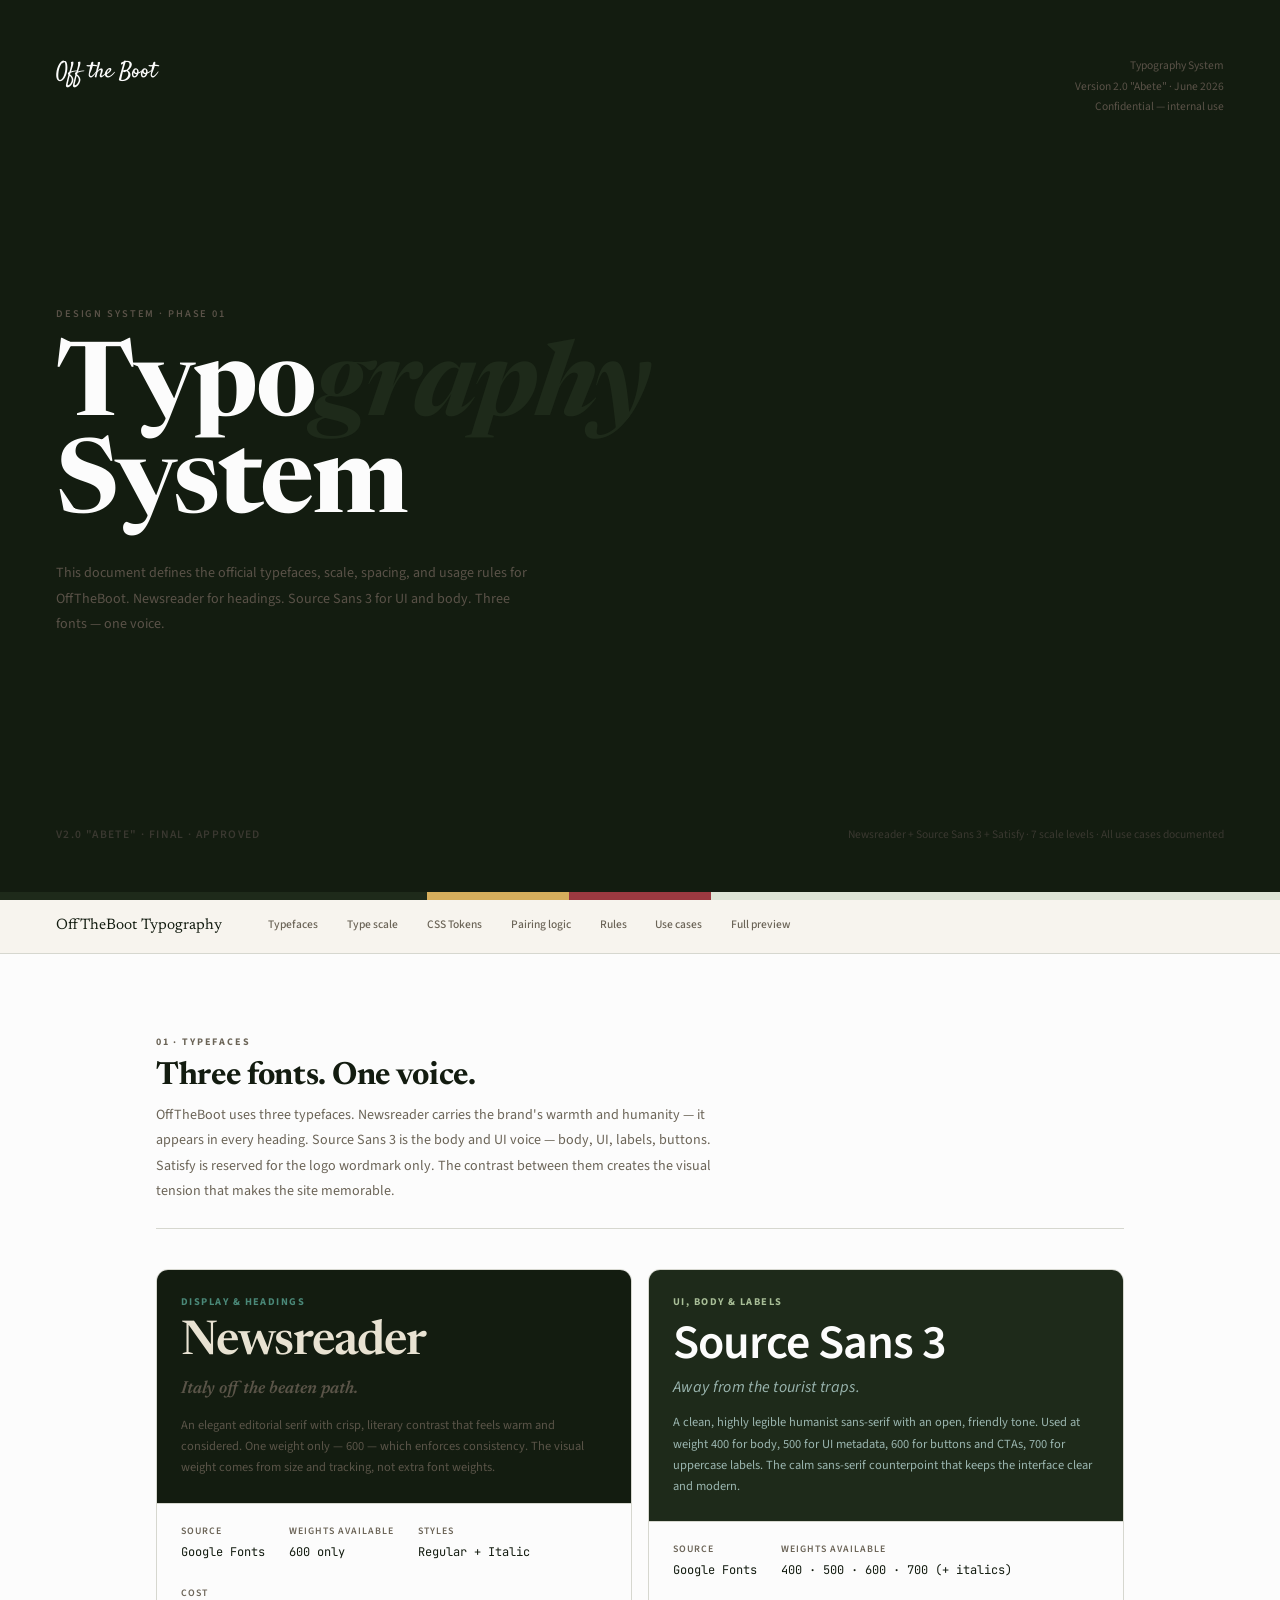
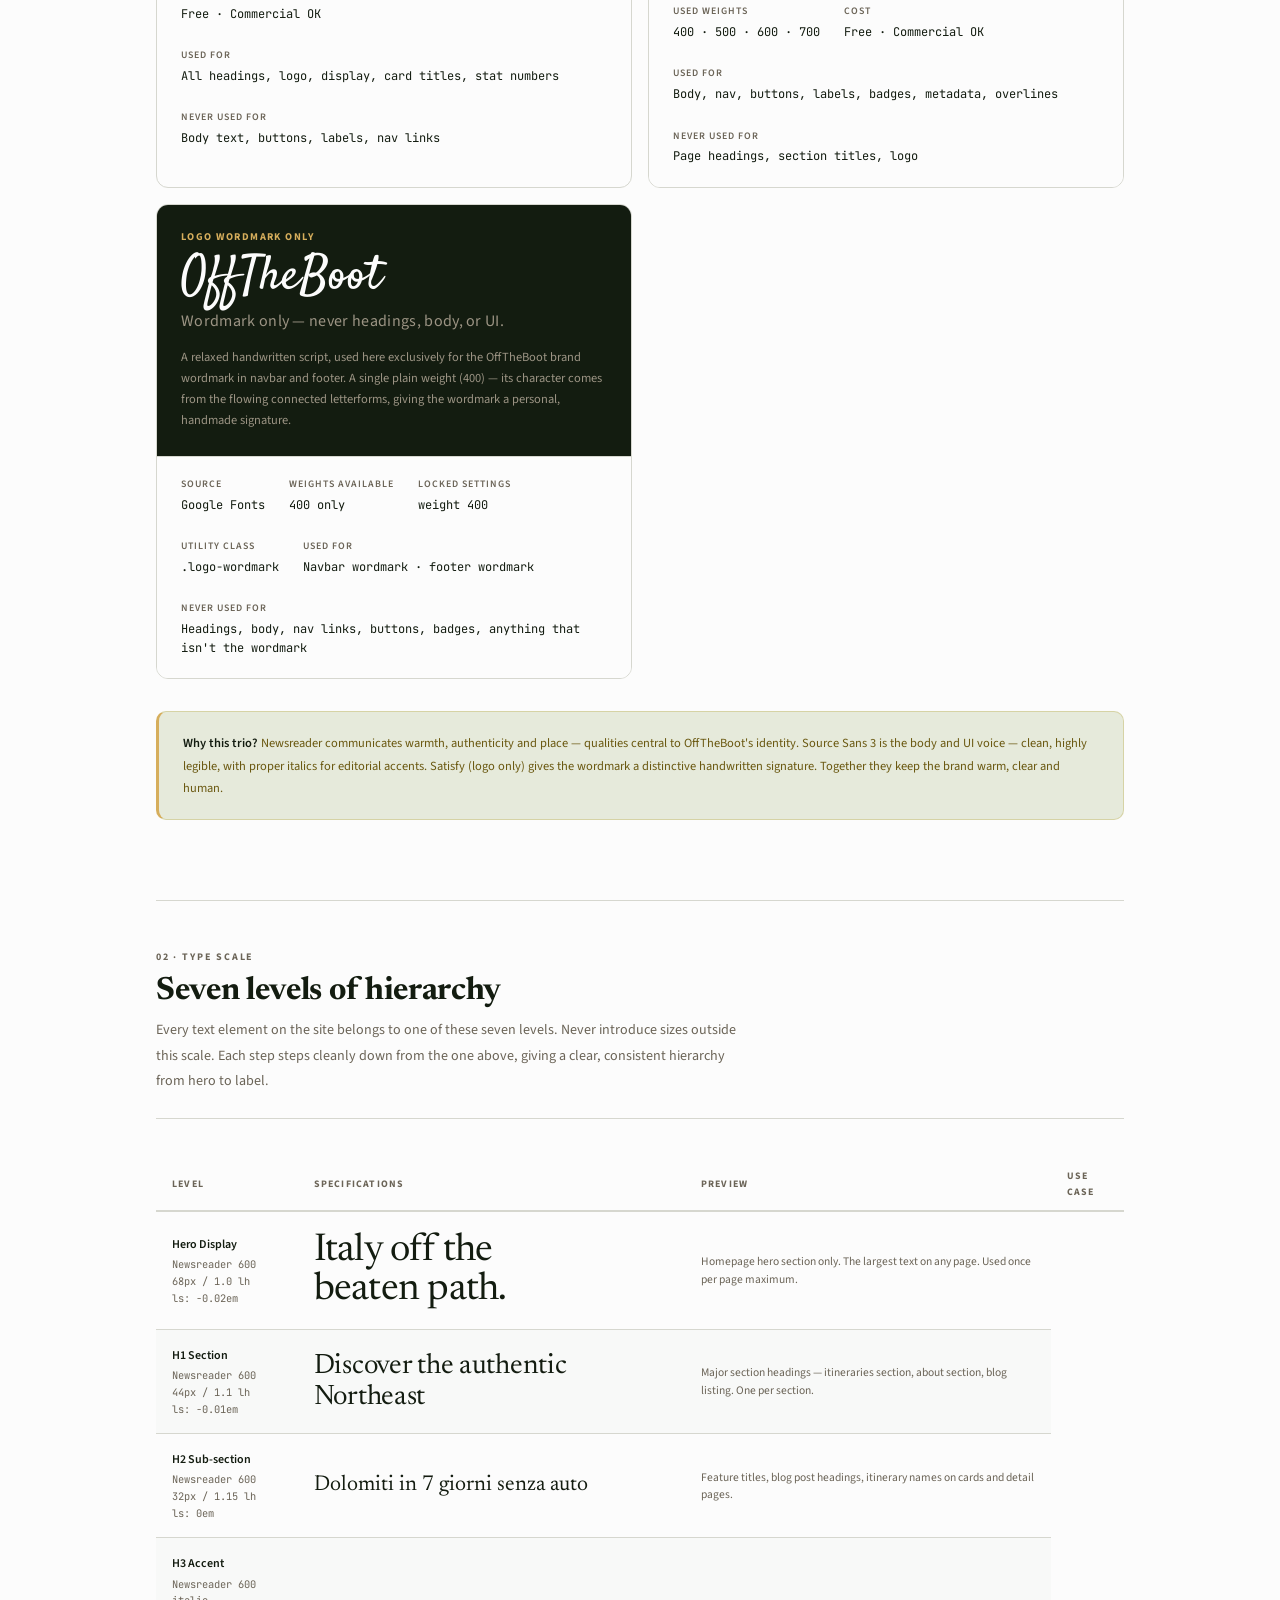
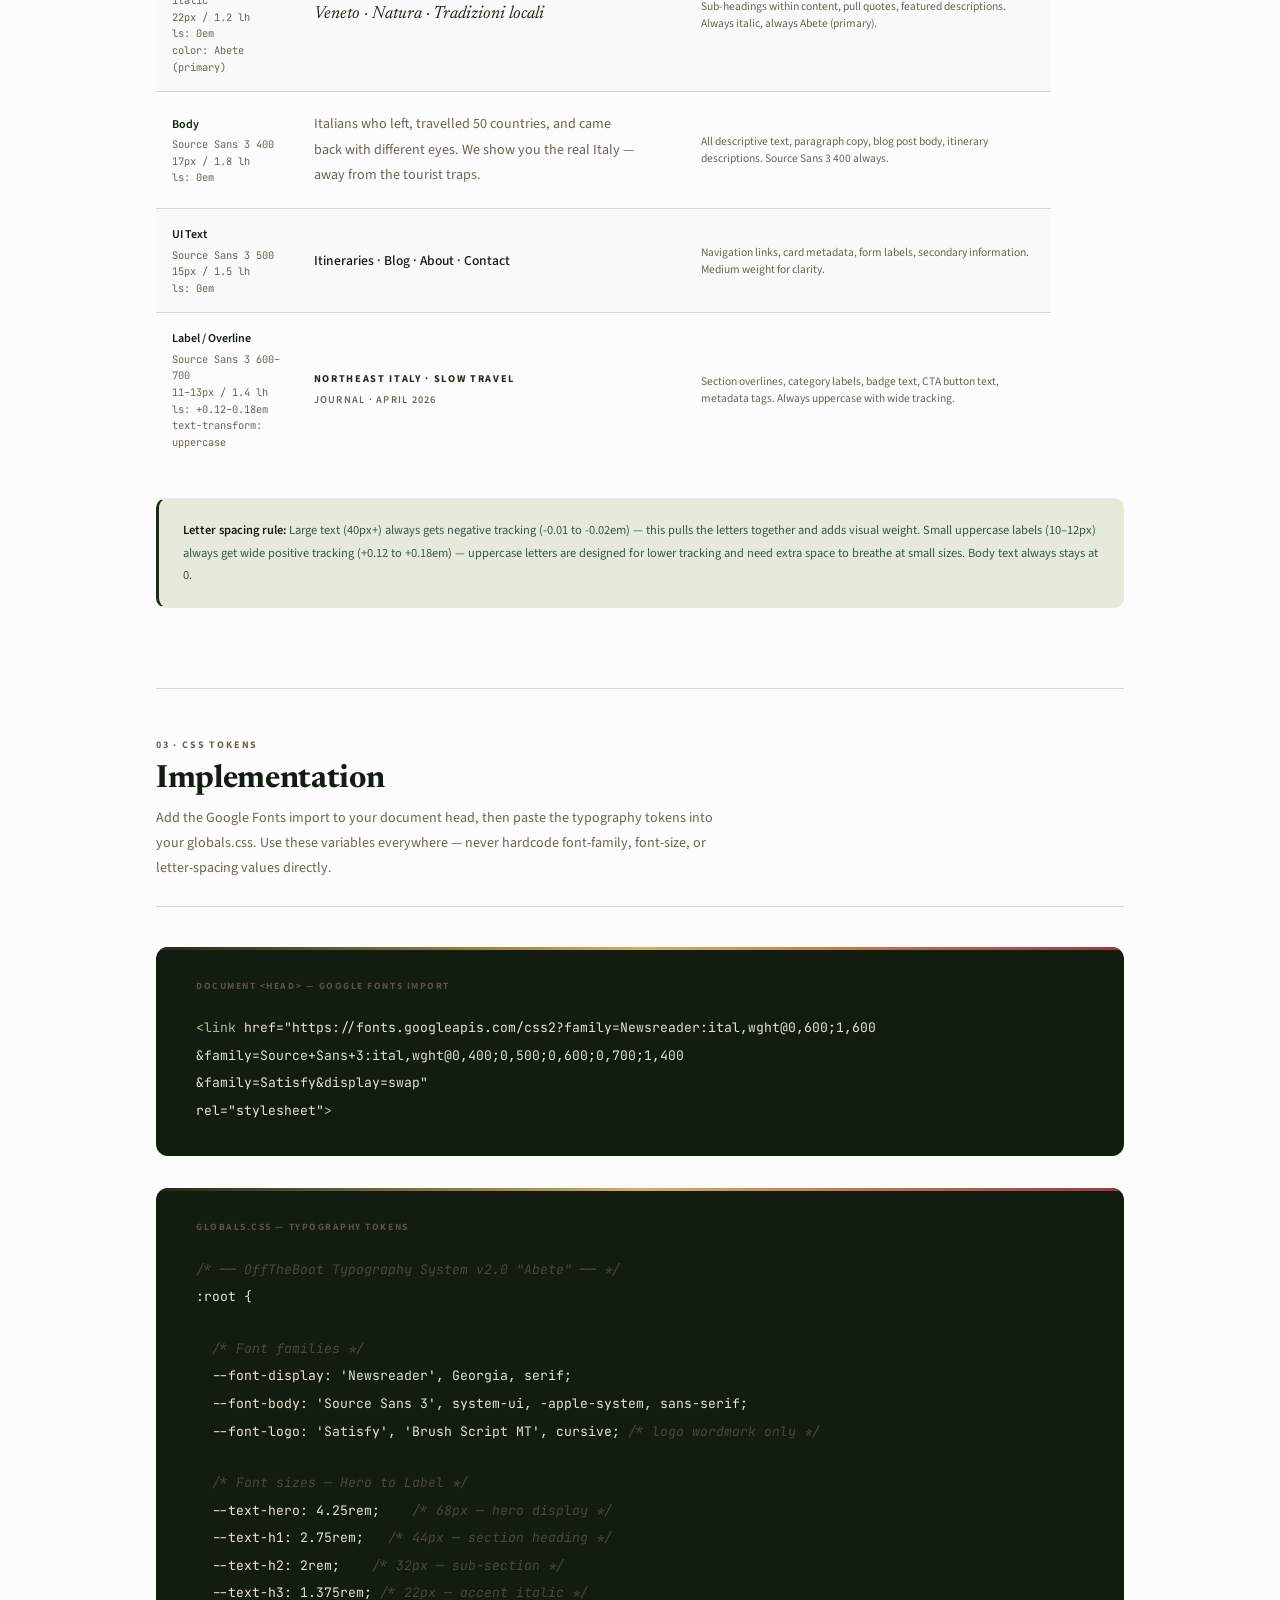
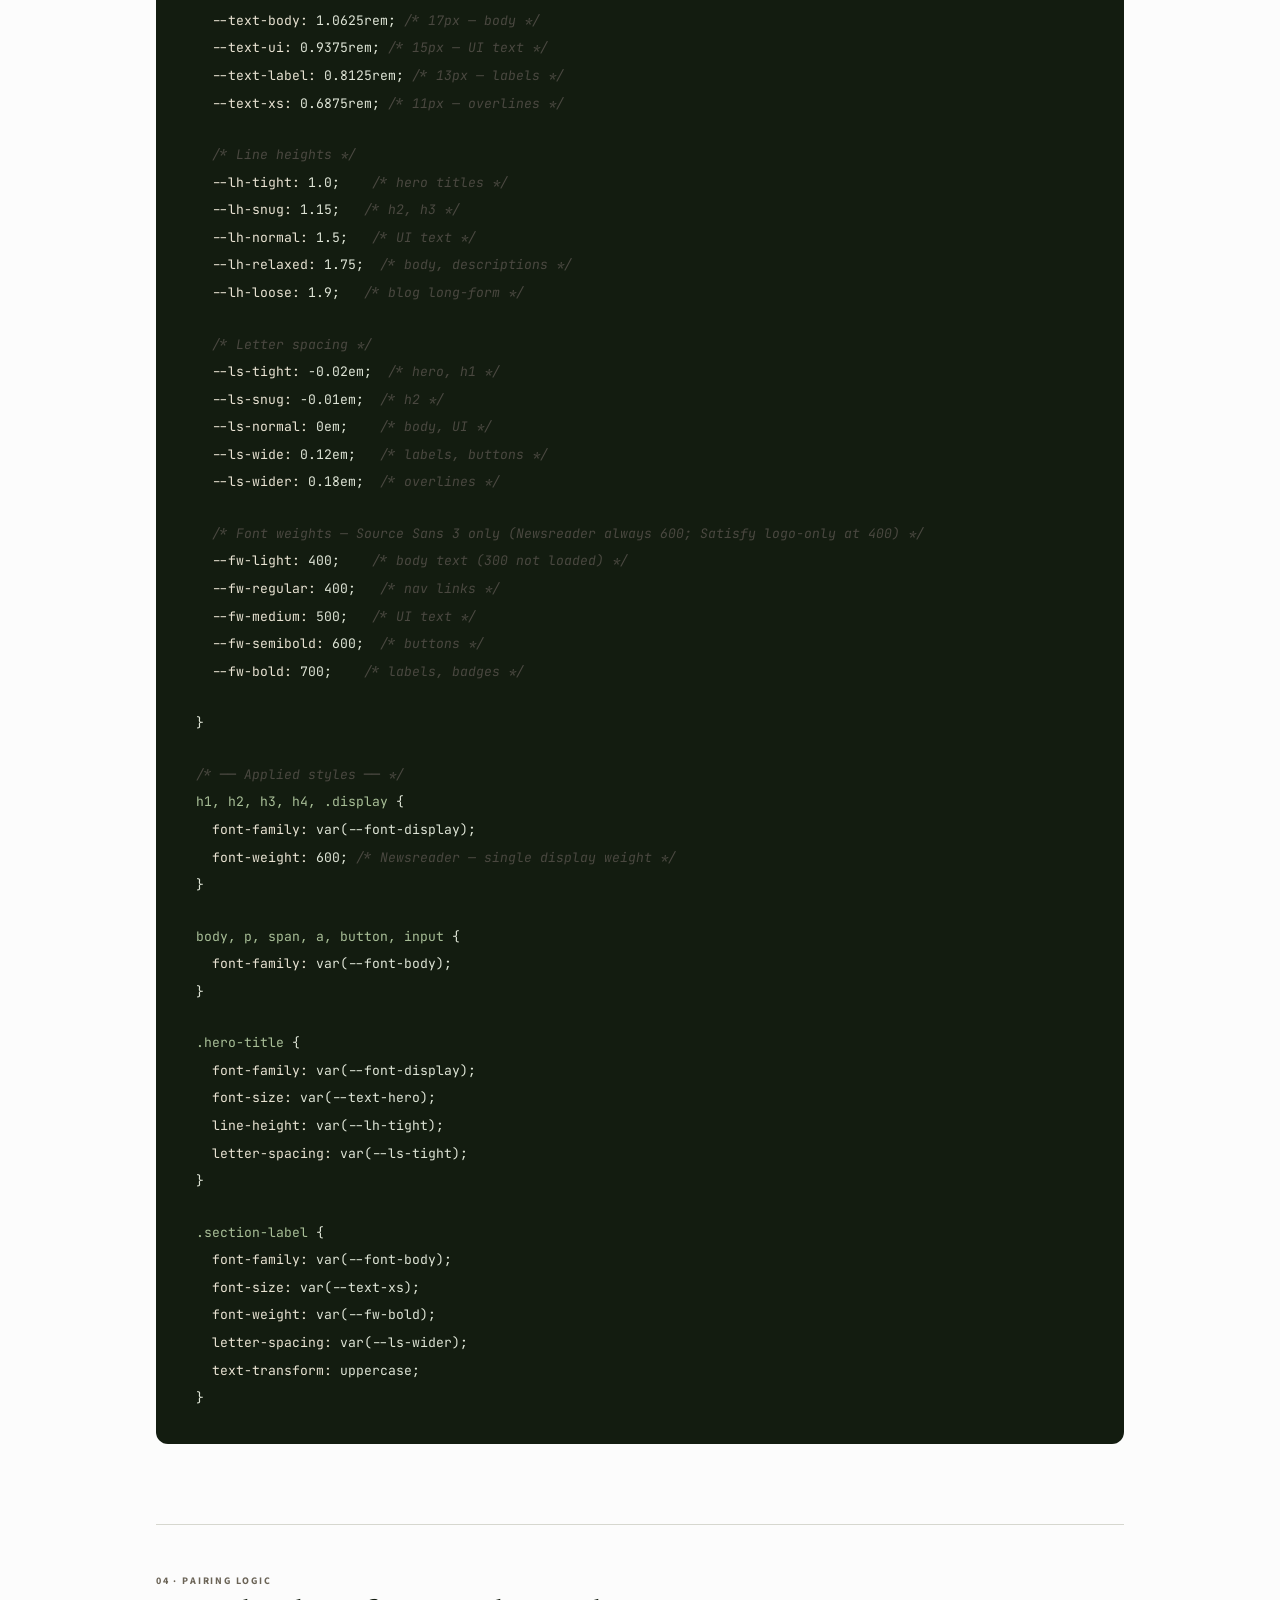
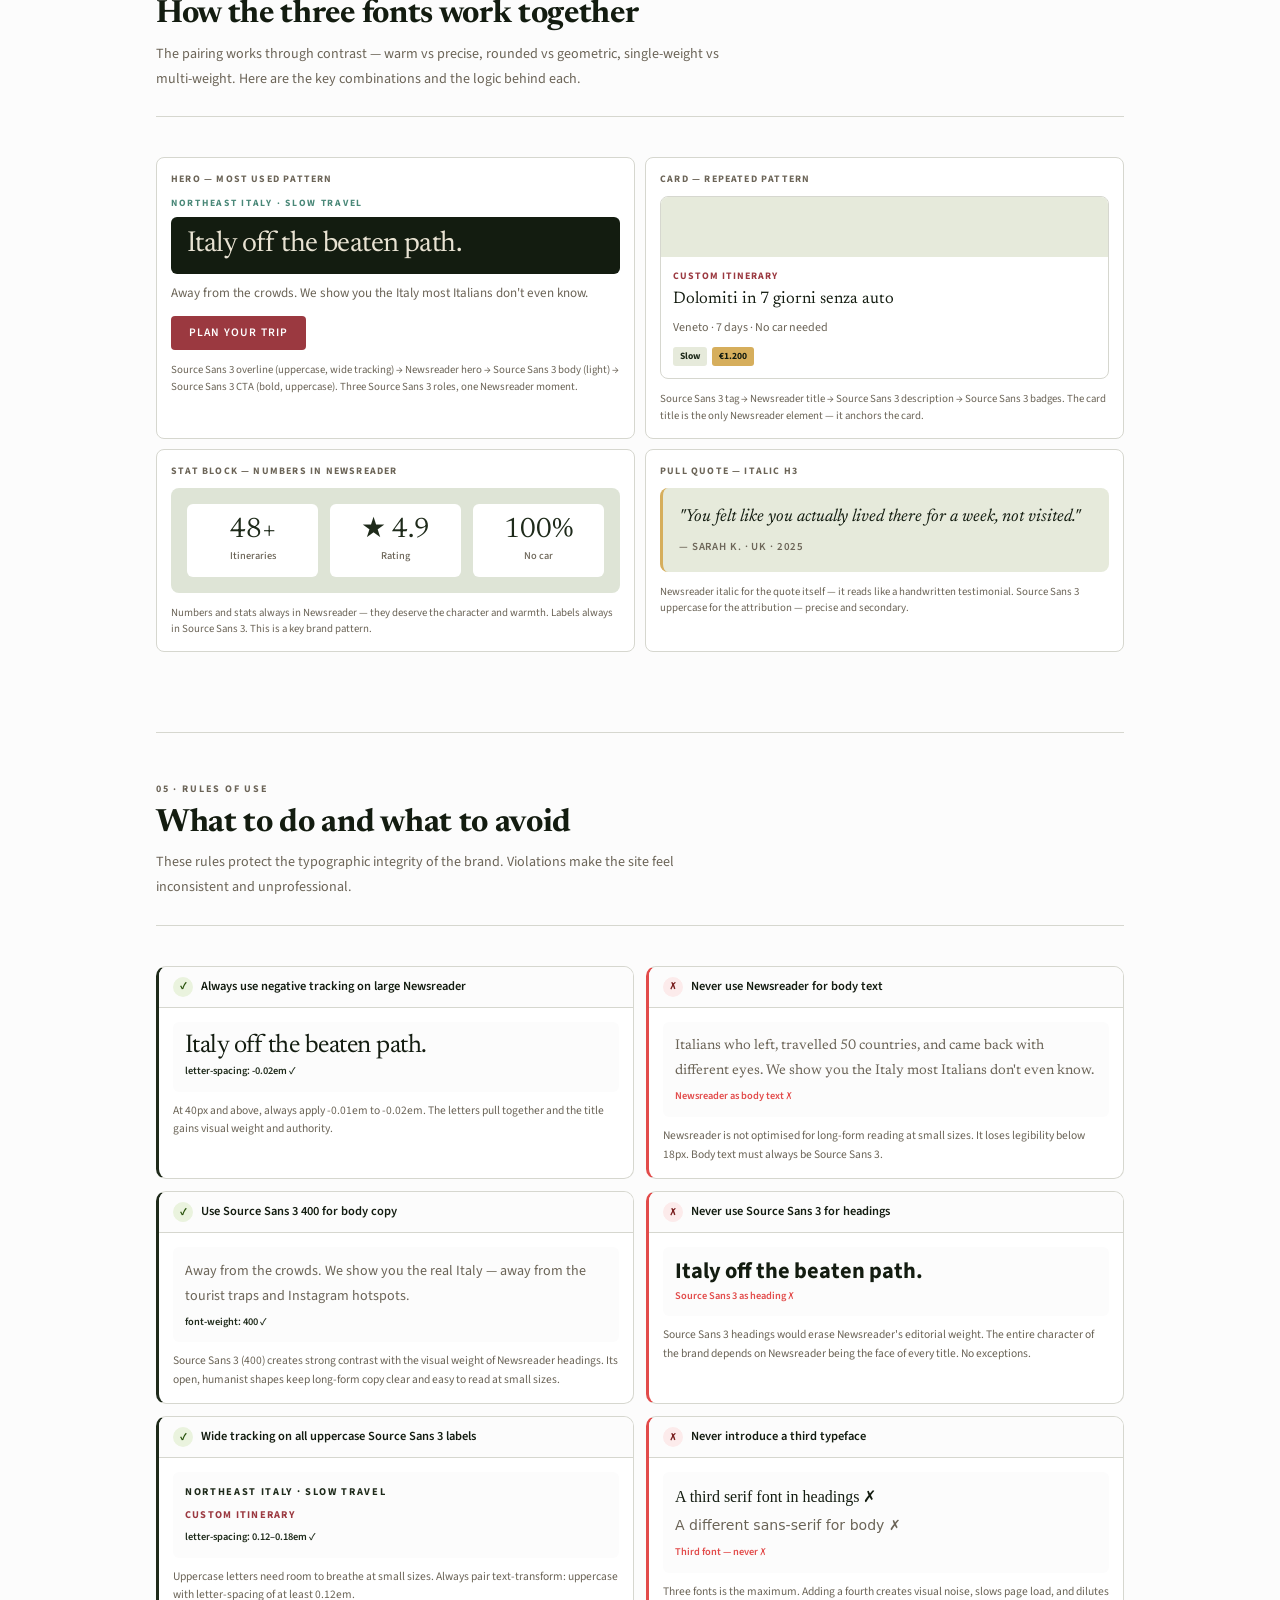
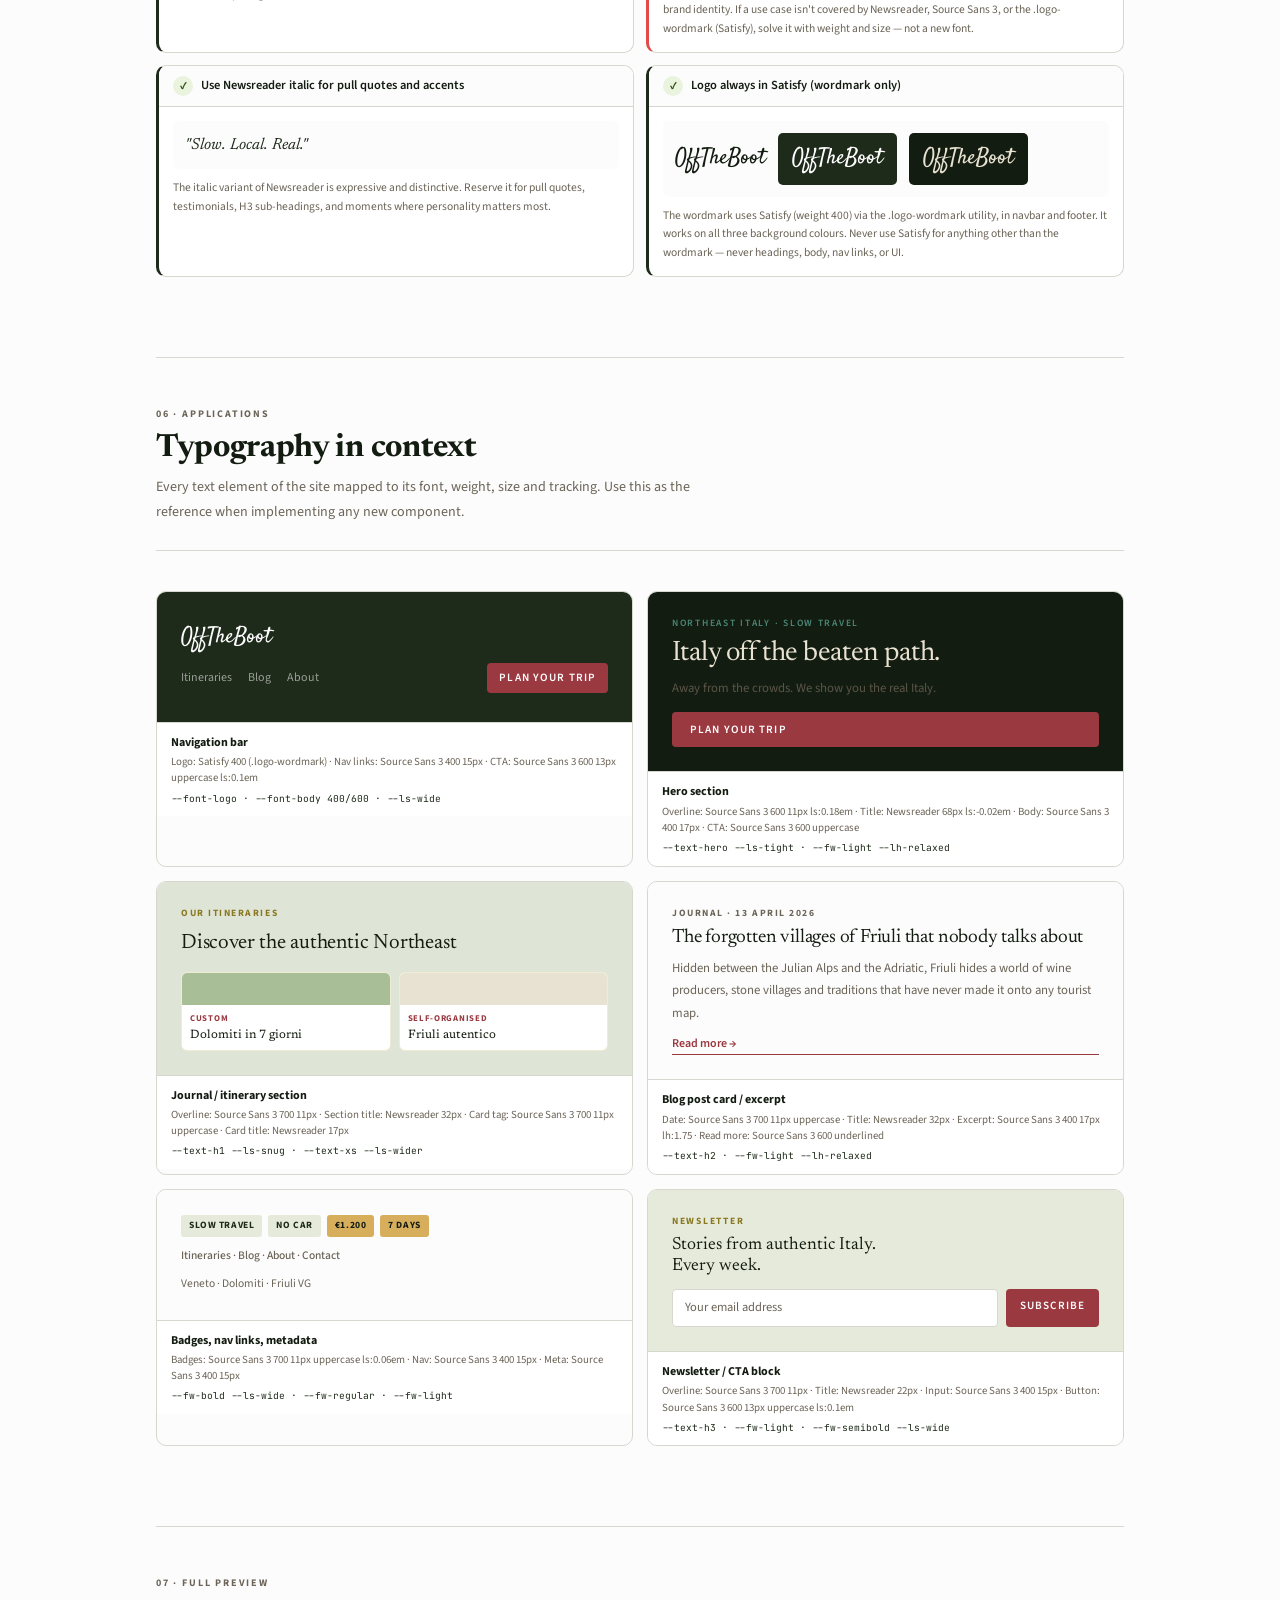
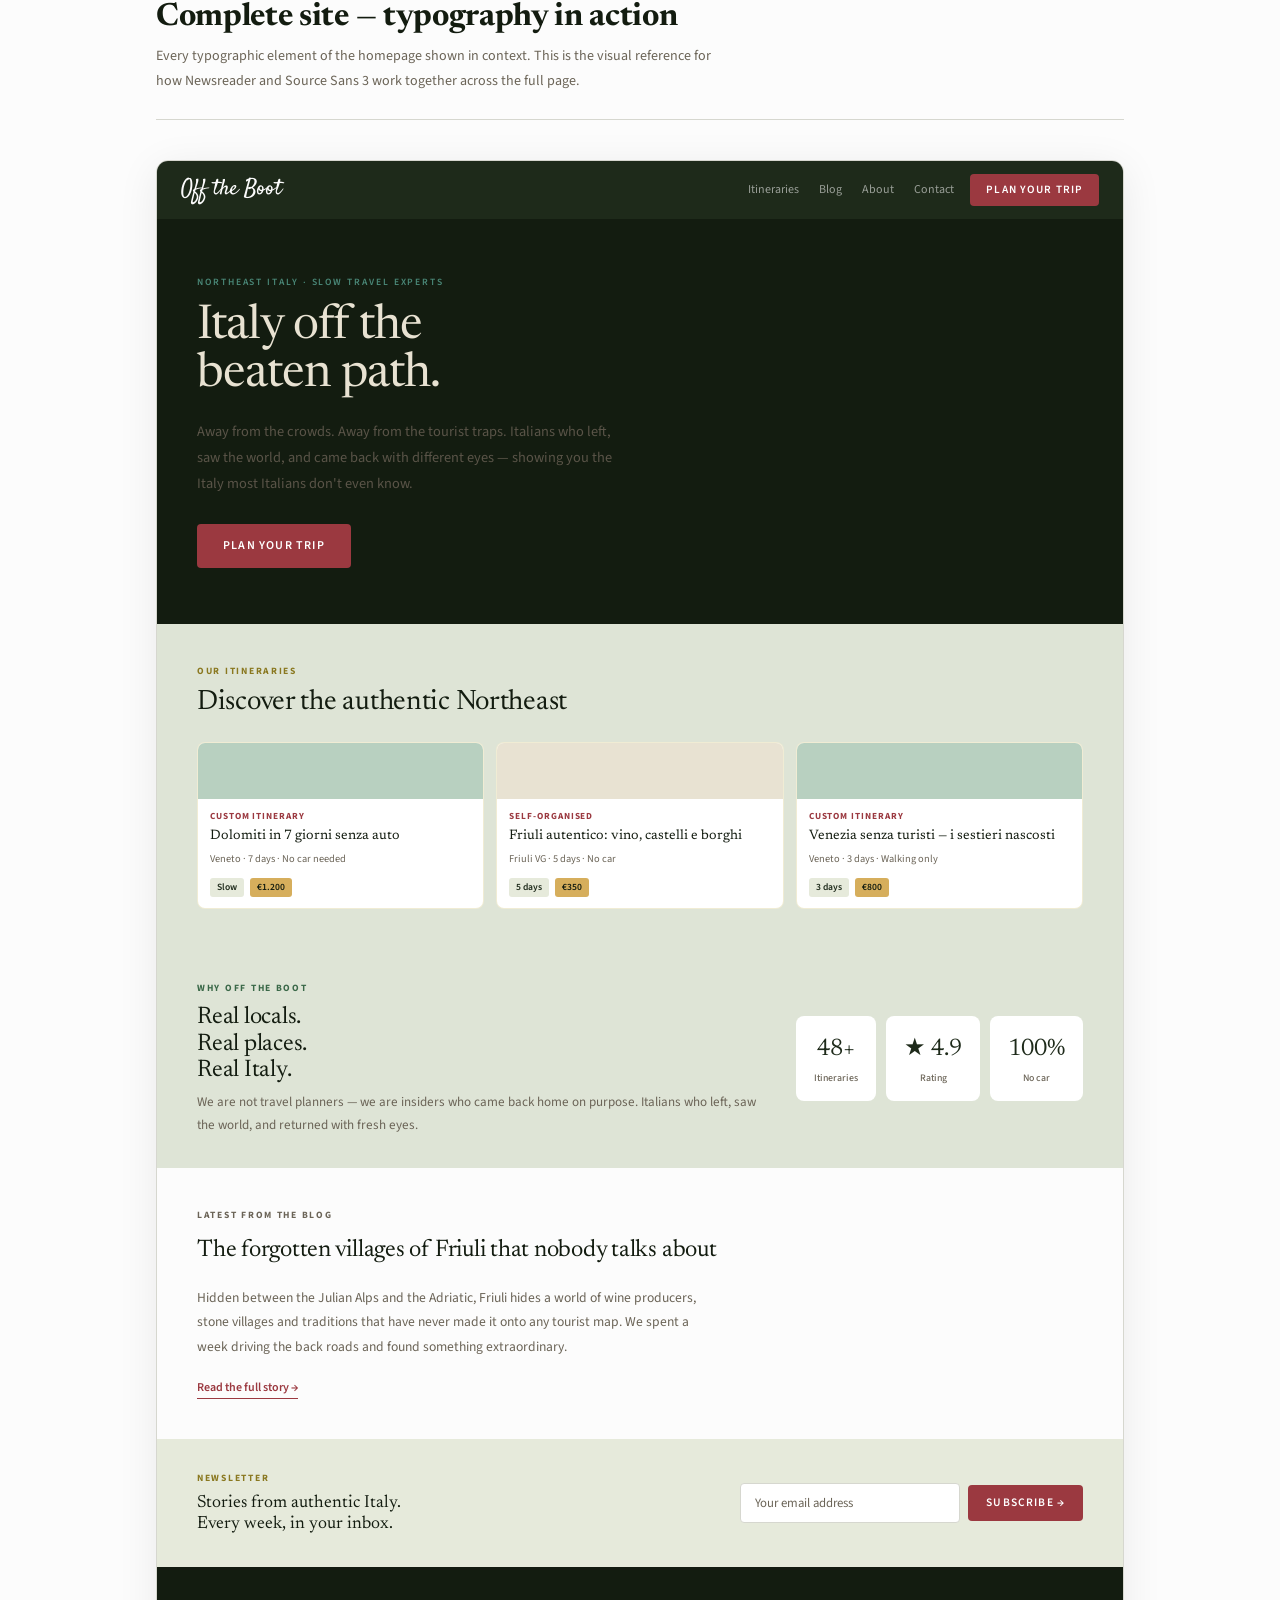
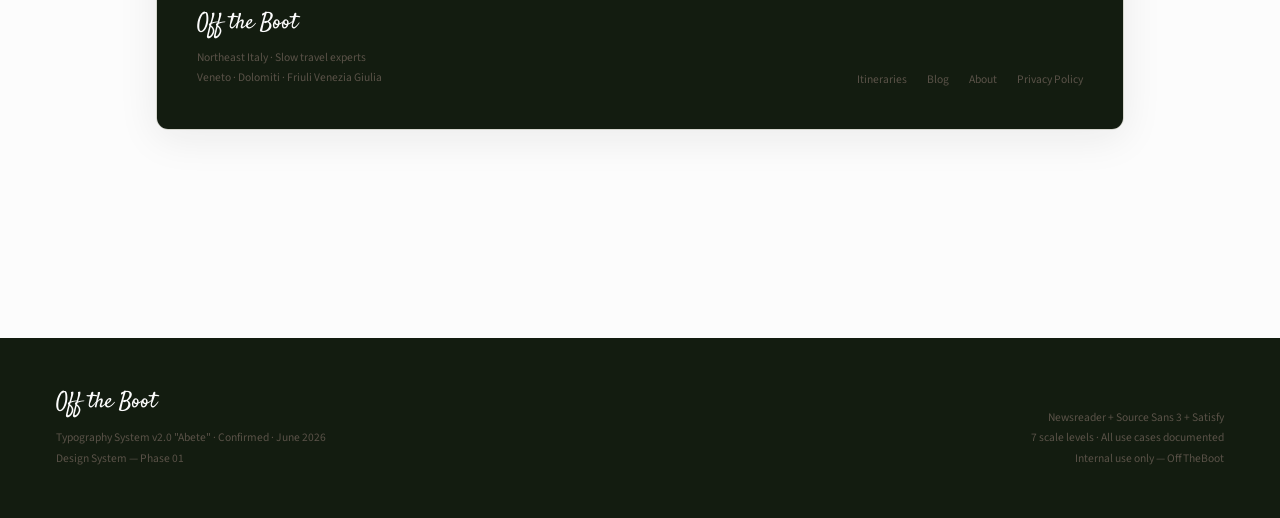
<file: typography_system.html>
<!DOCTYPE html>
<html lang="en">
<head>
<meta charset="UTF-8">
<meta name="viewport" content="width=device-width, initial-scale=1.0">
<meta name="robots" content="noindex, nofollow">
<title>OffTheBoot — Typography System v2.0 "Abete"</title>
<link href="https://fonts.googleapis.com/css2?family=Newsreader:ital,wght@0,600;1,600&family=Source+Sans+3:ital,wght@0,400;0,500;0,600;0,700;1,400&family=Satisfy&display=swap" rel="stylesheet">
<link href="https://fonts.googleapis.com/css2?family=JetBrains+Mono:wght@400;500&display=swap" rel="stylesheet">
<style>
*, *::before, *::after { box-sizing: border-box; margin: 0; padding: 0; }

:root {
  --forest-teal:   #1E2A1A;
  --stone-gold:    #D6AE5C;
  --terracotta:    #9B3940;
  --ink:           #131C10;
  --parchment:     #E8E2D2;
  --warm-white:    #FCFCFC;
  --muted:         #6B6457;
  --border:        #D6D7CF;
  --page-bg:       #FCFCFC;
  --yellow-wheat:  #DEE4D6;
  --green-sage:    #DEE4D6;
  --green-mist:    #E6EADB;
  --yellow-butter: #E6EADB;
}

html { scroll-behavior: smooth; }

body {
  font-family: 'Source Sans 3', system-ui, -apple-system, sans-serif;
  background: var(--page-bg);
  color: var(--ink);
  line-height: 1.6;
  font-size: 15px;
}

h1, h2, h3 { font-family: 'Newsreader', Georgia, serif; }
code, .mono { font-family: 'JetBrains Mono', monospace; font-size: 0.82em; }

/* ── COVER ── */
.cover {
  min-height: 100vh;
  background: var(--ink);
  display: flex;
  flex-direction: column;
  justify-content: space-between;
  padding: 3.5rem;
  position: relative;
  overflow: hidden;
}
.cover-stripe { position: absolute; bottom: 0; left: 0; right: 0; height: 8px; display: flex; }
.cover-stripe span { flex: 1; }
.cover-top { display: flex; justify-content: space-between; align-items: flex-start; }
.cover-logo { font-family: 'Satisfy', 'Brush Script MT', cursive; font-size: 1.35rem; color: var(--warm-white); }
.cover-meta { text-align: right; font-size: 0.72rem; color: #5A5248; line-height: 1.8; }
.cover-body { }
.cover-eyebrow { font-family: 'Source Sans 3', system-ui, -apple-system, sans-serif; font-size: 0.65rem; font-weight: 600; letter-spacing: 0.18em; text-transform: uppercase; color: #5A5248; margin-bottom: 1.25rem; }
.cover-title { font-family: 'Newsreader', Georgia, serif; font-size: clamp(3.5rem, 8vw, 7rem); color: var(--warm-white); line-height: 0.95; letter-spacing: -0.02em; margin-bottom: 1.5rem; }
.cover-title em { font-style: italic; color: var(--forest-teal); }
.cover-sub { font-family: 'Source Sans 3', system-ui, -apple-system, sans-serif; font-size: 0.88rem; font-weight: 400; color: #5A5248; max-width: 480px; line-height: 1.8; }
.cover-footer { display: flex; justify-content: space-between; align-items: flex-end; }
.cover-version { font-family: 'Source Sans 3', system-ui, -apple-system, sans-serif; font-size: 0.72rem; font-weight: 600; letter-spacing: 0.12em; text-transform: uppercase; color: #3A3830; }

/* ── NAV ── */
.nav {
  position: sticky; top: 0; z-index: 100;
  background: rgba(247,244,238,0.97);
  backdrop-filter: blur(10px);
  border-bottom: 1px solid var(--border);
  height: 54px;
  display: flex; align-items: center;
  padding: 0 3.5rem;
}
.nav-brand { font-family: 'Newsreader', Georgia, serif; font-size: 0.95rem; color: var(--ink); margin-right: 2rem; white-space: nowrap; }
.nav-links { display: flex; gap: 0; overflow-x: auto; flex: 1; }
.nav-link { font-family: 'Source Sans 3', system-ui, -apple-system, sans-serif; font-size: 0.72rem; font-weight: 500; color: var(--muted); text-decoration: none; padding: 0 0.9rem; height: 54px; display: flex; align-items: center; border-bottom: 2px solid transparent; white-space: nowrap; transition: color 0.15s, border-color 0.15s; }
.nav-link:hover { color: var(--ink); border-bottom-color: var(--forest-teal); }

/* ── LAYOUT ── */
.main { max-width: 1080px; margin: 0 auto; padding: 5rem 3.5rem 8rem; }
.section { margin-bottom: 5rem; }
.section-header { margin-bottom: 2.5rem; padding-bottom: 1.5rem; border-bottom: 1px solid var(--border); }
.eyebrow { font-family: 'Source Sans 3', system-ui, -apple-system, sans-serif; font-size: 0.63rem; font-weight: 700; letter-spacing: 0.18em; text-transform: uppercase; color: var(--muted); margin-bottom: 0.6rem; }
.section-title { font-family: 'Newsreader', Georgia, serif; font-size: clamp(1.8rem, 2.5vw, 2.4rem); color: var(--ink); line-height: 1.05; letter-spacing: -0.01em; margin-bottom: 0.6rem; }
.section-desc { font-family: 'Source Sans 3', system-ui, -apple-system, sans-serif; font-size: 0.88rem; font-weight: 400; color: var(--muted); max-width: 580px; line-height: 1.8; }

hr { border: none; border-top: 1px solid var(--border); margin: 3rem 0; }

/* ── FONT INTRO CARDS ── */
.font-intro-grid { display: grid; grid-template-columns: 1fr 1fr; gap: 16px; margin-bottom: 2rem; }
.font-intro-card { border-radius: 12px; overflow: hidden; border: 1px solid var(--border); }
.fic-header { padding: 1.5rem; }
.fic-name-big { line-height: 1.0; letter-spacing: -0.02em; margin-bottom: 0.5rem; }
.fic-role { font-family: 'Source Sans 3', system-ui, -apple-system, sans-serif; font-size: 0.65rem; font-weight: 700; letter-spacing: 0.14em; text-transform: uppercase; margin-bottom: 0.5rem; }
.fic-desc { font-family: 'Source Sans 3', system-ui, -apple-system, sans-serif; font-size: 0.78rem; font-weight: 400; line-height: 1.7; }
.fic-body { padding: 1.25rem 1.5rem; background: var(--warm-white); border-top: 1px solid var(--border); }
.fic-meta-row { display: flex; gap: 1.5rem; flex-wrap: wrap; }
.fic-meta { }
.fic-meta-label { font-family: 'Source Sans 3', system-ui, -apple-system, sans-serif; font-size: 0.62rem; font-weight: 600; letter-spacing: 0.1em; text-transform: uppercase; color: var(--muted); margin-bottom: 3px; }
.fic-meta-val { font-family: 'JetBrains Mono', monospace; font-size: 0.75rem; color: var(--ink); }

/* ── TYPE SCALE TABLE ── */
.scale-table { width: 100%; border-collapse: collapse; margin-bottom: 2rem; }
.scale-table thead tr { border-bottom: 2px solid var(--border); }
.scale-table th { font-family: 'Source Sans 3', system-ui, -apple-system, sans-serif; text-align: left; font-size: 0.62rem; font-weight: 700; letter-spacing: 0.12em; text-transform: uppercase; color: var(--muted); padding: 0.6rem 1rem; }
.scale-table td { padding: 1rem; border-bottom: 0.5px solid var(--border); vertical-align: middle; }
.scale-table tr:last-child td { border-bottom: none; }
.scale-table tbody tr:hover { background: rgba(46,88,85,0.02); }
.scale-name { font-family: 'Source Sans 3', system-ui, -apple-system, sans-serif; font-size: 0.75rem; font-weight: 600; color: var(--ink); margin-bottom: 2px; }
.scale-specs { font-family: 'JetBrains Mono', monospace; font-size: 0.65rem; color: var(--muted); line-height: 1.6; }
.scale-use { font-family: 'Source Sans 3', system-ui, -apple-system, sans-serif; font-size: 0.72rem; color: var(--muted); line-height: 1.5; }

/* ── CODE BOX ── */
.code-box {
  background: var(--ink);
  border-radius: 12px;
  padding: 2rem 2.5rem;
  margin-bottom: 2rem;
  position: relative;
  overflow: hidden;
}
.code-box::before { content: ''; position: absolute; top: 0; left: 0; right: 0; height: 3px; background: linear-gradient(90deg, var(--forest-teal), var(--stone-gold), var(--terracotta)); }
.code-label { font-family: 'Source Sans 3', system-ui, -apple-system, sans-serif; font-size: 0.6rem; font-weight: 700; letter-spacing: 0.16em; text-transform: uppercase; color: #5A5248; margin-bottom: 1.25rem; }
.code-line { font-family: 'JetBrains Mono', monospace; font-size: 0.82rem; line-height: 2.1; }
.code-comment { color: #4A4840; font-style: italic; }
.code-selector { color: #A8BE97; }
.code-prop { color: #E8E2D2; }
.code-val { color: #DEE4D6; }
.code-section { color: #5A5248; font-size: 0.7rem; margin-top: 0.5rem; display: block; }

/* ── RULES ── */
.rules-grid { display: grid; grid-template-columns: 1fr 1fr; gap: 12px; margin-bottom: 2rem; }
.rule-card { border-radius: 10px; overflow: hidden; border: 1px solid var(--border); background: white; }
.rule-card.do { border-left: 3px solid var(--forest-teal); }
.rule-card.dont { border-left: 3px solid #E24B4A; }
.rule-header { padding: 10px 14px; background: var(--warm-white); border-bottom: 0.5px solid var(--border); display: flex; align-items: center; gap: 8px; }
.rule-icon { width: 20px; height: 20px; border-radius: 50%; display: flex; align-items: center; justify-content: center; font-size: 0.65rem; font-weight: 800; flex-shrink: 0; }
.rule-icon.do { background: #EAF3DE; color: #27500A; }
.rule-icon.dont { background: #FCEBEB; color: #791F1F; }
.rule-title { font-family: 'Source Sans 3', system-ui, -apple-system, sans-serif; font-size: 0.78rem; font-weight: 600; color: var(--ink); }
.rule-body { padding: 14px; }
.rule-demo { margin-bottom: 10px; padding: 12px; border-radius: 6px; background: var(--warm-white); }
.rule-desc { font-family: 'Source Sans 3', system-ui, -apple-system, sans-serif; font-size: 0.72rem; font-weight: 400; color: var(--muted); line-height: 1.6; }

/* ── USE CASES ── */
.uc-grid { display: grid; grid-template-columns: 1fr 1fr; gap: 14px; margin-bottom: 2rem; }
.uc-card { border-radius: 10px; overflow: hidden; border: 1px solid var(--border); }
.uc-demo { padding: 1.5rem; min-height: 130px; display: flex; flex-direction: column; justify-content: center; }
.uc-footer { padding: 10px 14px; background: white; border-top: 0.5px solid var(--border); }
.uc-name { font-family: 'Source Sans 3', system-ui, -apple-system, sans-serif; font-size: 0.75rem; font-weight: 700; color: var(--ink); margin-bottom: 2px; }
.uc-desc { font-family: 'Source Sans 3', system-ui, -apple-system, sans-serif; font-size: 0.68rem; font-weight: 400; color: var(--muted); line-height: 1.5; }
.uc-tokens { font-family: 'JetBrains Mono', monospace; font-size: 0.6rem; color: var(--forest-teal); margin-top: 4px; }

/* ── PAIRING TABLE ── */
.pair-grid { display: grid; grid-template-columns: 1fr 1fr; gap: 10px; margin-bottom: 2rem; }
.pair-card { border: 0.5px solid var(--border); border-radius: 8px; padding: 14px; background: white; }
.pair-label { font-family: 'Source Sans 3', system-ui, -apple-system, sans-serif; font-size: 0.62rem; font-weight: 700; letter-spacing: 0.12em; text-transform: uppercase; color: var(--muted); margin-bottom: 8px; }
.pair-demo { display: flex; align-items: baseline; gap: 10px; margin-bottom: 8px; }
.pair-note { font-family: 'Source Sans 3', system-ui, -apple-system, sans-serif; font-size: 0.68rem; font-weight: 400; color: var(--muted); line-height: 1.5; }

/* ── FULL PREVIEW ── */
.preview-frame { border-radius: 12px; overflow: hidden; border: 1px solid var(--border); box-shadow: 0 8px 40px rgba(30,28,22,0.08); }
.pnav { background: var(--forest-teal); padding: 12px 24px; display: flex; align-items: center; gap: 16px; }
.pnav-logo { font-family: 'Satisfy', 'Brush Script MT', cursive; font-size: 1.35rem; color: var(--warm-white); }
.pnav-links { display: flex; gap: 20px; margin-left: auto; }
.pnav-link { font-family: 'Source Sans 3', system-ui, -apple-system, sans-serif; font-size: 0.75rem; font-weight: 400; color: rgba(255,255,255,0.55); }
.pnav-cta { font-family: 'Source Sans 3', system-ui, -apple-system, sans-serif; font-size: 0.7rem; font-weight: 600; letter-spacing: 0.1em; text-transform: uppercase; background: var(--terracotta); color: white; padding: 7px 16px; border-radius: 4px; }
.phero { background: var(--ink); padding: 3.5rem 2.5rem; }
.phero-over { font-family: 'Source Sans 3', system-ui, -apple-system, sans-serif; font-size: 0.6rem; font-weight: 600; letter-spacing: 0.2em; text-transform: uppercase; color: #4a8878; margin-bottom: 12px; }
.phero-h1 { font-family: 'Newsreader', Georgia, serif; font-size: 3rem; color: var(--parchment); line-height: 1.0; letter-spacing: -0.02em; margin-bottom: 1.25rem; }
.phero-body { font-family: 'Source Sans 3', system-ui, -apple-system, sans-serif; font-size: 0.9rem; font-weight: 400; color: #5a5448; line-height: 1.8; margin-bottom: 1.75rem; max-width: 420px; }
.phero-cta { font-family: 'Source Sans 3', system-ui, -apple-system, sans-serif; font-size: 0.75rem; font-weight: 600; letter-spacing: 0.1em; text-transform: uppercase; background: var(--terracotta); color: white; display: inline-block; padding: 12px 26px; border-radius: 4px; }
.pjournal { background: var(--yellow-wheat); padding: 2.5rem 2.5rem; }
.pjour-over { font-family: 'Source Sans 3', system-ui, -apple-system, sans-serif; font-size: 0.6rem; font-weight: 700; letter-spacing: 0.18em; text-transform: uppercase; color: #8a7820; margin-bottom: 8px; }
.pjour-h2 { font-family: 'Newsreader', Georgia, serif; font-size: 1.75rem; color: var(--ink); letter-spacing: -0.01em; margin-bottom: 1.5rem; line-height: 1.1; }
.pjour-cards { display: flex; gap: 12px; }
.pjour-card { flex: 1; background: white; border-radius: 8px; overflow: hidden; border: 0.5px solid rgba(180,160,40,0.2); }
.pjour-img { height: 56px; }
.pjour-body { padding: 10px 12px; }
.pjour-tag { font-family: 'Source Sans 3', system-ui, -apple-system, sans-serif; font-size: 0.58rem; font-weight: 700; letter-spacing: 0.1em; text-transform: uppercase; color: var(--terracotta); margin-bottom: 4px; }
.pjour-title { font-family: 'Newsreader', Georgia, serif; font-size: 0.85rem; color: var(--ink); line-height: 1.3; margin-bottom: 6px; }
.pjour-meta { font-family: 'Source Sans 3', system-ui, -apple-system, sans-serif; font-size: 0.65rem; font-weight: 400; color: var(--muted); }
.pbadge { display: inline-flex; padding: 2px 7px; border-radius: 3px; font-family: 'Source Sans 3', system-ui, -apple-system, sans-serif; font-size: 0.6rem; font-weight: 600; margin-right: 3px; }
.pfeatures { background: var(--green-sage); padding: 2rem 2.5rem; display: flex; gap: 2rem; align-items: center; }
.pfeat-left { flex: 1; }
.pfeat-over { font-family: 'Source Sans 3', system-ui, -apple-system, sans-serif; font-size: 0.6rem; font-weight: 700; letter-spacing: 0.18em; text-transform: uppercase; color: #3a6848; margin-bottom: 8px; }
.pfeat-h2 { font-family: 'Newsreader', Georgia, serif; font-size: 1.5rem; color: var(--ink); line-height: 1.1; letter-spacing: -0.01em; }
.pfeat-body { font-family: 'Source Sans 3', system-ui, -apple-system, sans-serif; font-size: 0.82rem; font-weight: 400; color: var(--muted); line-height: 1.7; margin-top: 8px; }
.pfeat-right { display: flex; gap: 10px; flex-shrink: 0; }
.pfeat-stat { background: white; border-radius: 8px; padding: 14px 18px; text-align: center; }
.pfeat-stat-val { font-family: 'Newsreader', Georgia, serif; font-size: 1.5rem; color: var(--forest-teal); }
.pfeat-stat-label { font-family: 'Source Sans 3', system-ui, -apple-system, sans-serif; font-size: 0.62rem; font-weight: 500; color: var(--muted); margin-top: 3px; }
.pblog { background: var(--warm-white); padding: 2.5rem 2.5rem; }
.pblog-over { font-family: 'Source Sans 3', system-ui, -apple-system, sans-serif; font-size: 0.6rem; font-weight: 700; letter-spacing: 0.18em; text-transform: uppercase; color: var(--muted); margin-bottom: 8px; }
.pblog-h2 { font-family: 'Newsreader', Georgia, serif; font-size: 1.5rem; color: var(--ink); letter-spacing: -0.01em; margin-bottom: 1rem; }
.pblog-excerpt { font-family: 'Source Sans 3', system-ui, -apple-system, sans-serif; font-size: 0.85rem; font-weight: 400; color: var(--muted); line-height: 1.8; max-width: 520px; margin-bottom: 1rem; }
.pblog-read { font-family: 'Source Sans 3', system-ui, -apple-system, sans-serif; font-size: 0.75rem; font-weight: 600; color: var(--terracotta); border-bottom: 1px solid var(--terracotta); display: inline-block; padding-bottom: 1px; }
.pnews { background: var(--yellow-butter); padding: 2rem 2.5rem; display: flex; align-items: center; gap: 2rem; }
.pnews-left { flex: 1; }
.pnews-over { font-family: 'Source Sans 3', system-ui, -apple-system, sans-serif; font-size: 0.6rem; font-weight: 700; letter-spacing: 0.18em; text-transform: uppercase; color: #8a7820; margin-bottom: 6px; }
.pnews-title { font-family: 'Newsreader', Georgia, serif; font-size: 1.1rem; color: var(--ink); line-height: 1.2; }
.pnews-right { display: flex; gap: 8px; align-items: center; }
.pnews-input { font-family: 'Source Sans 3', system-ui, -apple-system, sans-serif; font-size: 0.8rem; font-weight: 400; background: white; border: 1px solid var(--border); border-radius: 4px; padding: 9px 14px; min-width: 220px; color: var(--muted); }
.pnews-btn { font-family: 'Source Sans 3', system-ui, -apple-system, sans-serif; font-size: 0.72rem; font-weight: 600; letter-spacing: 0.1em; text-transform: uppercase; background: var(--terracotta); color: white; padding: 9px 18px; border-radius: 4px; white-space: nowrap; }
.pfooter { background: var(--ink); padding: 2.5rem 2.5rem; display: flex; justify-content: space-between; align-items: flex-end; flex-wrap: wrap; gap: 2rem; }
.pfooter-logo { font-family: 'Satisfy', 'Brush Script MT', cursive; font-size: 1.35rem; color: var(--warm-white); margin-bottom: 6px; }
.pfooter-sub { font-family: 'Source Sans 3', system-ui, -apple-system, sans-serif; font-size: 0.72rem; font-weight: 400; color: #5A5248; line-height: 1.8; }
.pfooter-links { display: flex; gap: 20px; }
.pfooter-link { font-family: 'Source Sans 3', system-ui, -apple-system, sans-serif; font-size: 0.72rem; font-weight: 400; color: #5A5248; }

/* ── FOOTER ── */
.footer { background: var(--ink); padding: 3rem 3.5rem; display: flex; justify-content: space-between; align-items: flex-end; flex-wrap: wrap; gap: 2rem; }
.footer-logo { font-family: 'Satisfy', 'Brush Script MT', cursive; font-size: 1.35rem; color: var(--warm-white); }
.footer-meta { font-family: 'Source Sans 3', system-ui, -apple-system, sans-serif; font-size: 0.72rem; color: #5A5248; line-height: 1.8; text-align: right; }

@media (max-width: 700px) {
  .cover, .main, .nav { padding-left: 1.5rem; padding-right: 1.5rem; }
  .font-intro-grid, .rules-grid, .uc-grid, .pair-grid { grid-template-columns: 1fr; }
  .pjour-cards, .pfeat-right { flex-direction: column; }
  .pnews { flex-direction: column; }
  .pnews-right { width: 100%; }
  .pnews-input { flex: 1; min-width: 0; }
}
@media print { .nav { display: none; } .section { break-inside: avoid; } }
</style>
</head>
<body>

<!-- COVER -->
<div class="cover">
  <div class="cover-top">
    <div class="cover-logo">Off the Boot</div>
    <div class="cover-meta"><p>Typography System</p><p>Version 2.0 "Abete" · June 2026</p><p>Confidential — internal use</p></div>
  </div>
  <div class="cover-body">
    <div class="cover-eyebrow">Design System · Phase 01</div>
    <h1 class="cover-title">Typo<em>graphy</em><br>System</h1>
    <p class="cover-sub">This document defines the official typefaces, scale, spacing, and usage rules for OffTheBoot. Newsreader for headings. Source Sans 3 for UI and body. Three fonts — one voice.</p>
  </div>
  <div class="cover-footer">
    <div class="cover-version">v2.0 "Abete" · Final · Approved</div>
    <div style="font-family:'Source Sans 3',system-ui,-apple-system,sans-serif;font-size:0.72rem;color:#3A3830;">Newsreader + Source Sans 3 + Satisfy · 7 scale levels · All use cases documented</div>
  </div>
  <div class="cover-stripe">
    <span style="background:#1E2A1A;flex:3;"></span>
    <span style="background:#D6AE5C;flex:1;"></span>
    <span style="background:#9B3940;flex:1;"></span>
    <span style="background:#DEE4D6;flex:2;"></span>
    <span style="background:#DEE4D6;flex:2;"></span>
  </div>
</div>

<!-- NAV -->
<nav class="nav">
  <div class="nav-brand">OffTheBoot Typography</div>
  <div class="nav-links">
    <a href="#typefaces" class="nav-link">Typefaces</a>
    <a href="#scale" class="nav-link">Type scale</a>
    <a href="#tokens" class="nav-link">CSS Tokens</a>
    <a href="#pairing" class="nav-link">Pairing logic</a>
    <a href="#rules" class="nav-link">Rules</a>
    <a href="#usecases" class="nav-link">Use cases</a>
    <a href="#preview" class="nav-link">Full preview</a>
  </div>
</nav>

<main class="main">

  <!-- 01 TYPEFACES -->
  <section class="section" id="typefaces">
    <div class="section-header">
      <div class="eyebrow">01 · Typefaces</div>
      <h2 class="section-title">Three fonts. One voice.</h2>
      <p class="section-desc">OffTheBoot uses three typefaces. Newsreader carries the brand's warmth and humanity — it appears in every heading. Source Sans 3 is the body and UI voice — body, UI, labels, buttons. Satisfy is reserved for the logo wordmark only. The contrast between them creates the visual tension that makes the site memorable.</p>
    </div>

    <div class="font-intro-grid">

      <!-- NEWSREADER -->
      <div class="font-intro-card">
        <div class="fic-header" style="background:#131C10;">
          <div class="fic-role" style="color:#4a8878;">Display & Headings</div>
          <div class="fic-name-big" style="font-family:'Newsreader',Georgia,serif;font-size:3rem;font-weight:600;color:#E8E2D2;letter-spacing:-0.02em;">Newsreader</div>
          <div style="font-family:'Newsreader',Georgia,serif;font-size:1.1rem;font-weight:600;font-style:italic;color:#5a5448;margin-top:4px;">Italy off the beaten path.</div>
          <div class="fic-desc" style="color:#5a5448;margin-top:12px;">An elegant editorial serif with crisp, literary contrast that feels warm and considered. One weight only — 600 — which enforces consistency. The visual weight comes from size and tracking, not extra font weights.</div>
        </div>
        <div class="fic-body">
          <div class="fic-meta-row">
            <div class="fic-meta">
              <div class="fic-meta-label">Source</div>
              <div class="fic-meta-val">Google Fonts</div>
            </div>
            <div class="fic-meta">
              <div class="fic-meta-label">Weights available</div>
              <div class="fic-meta-val">600 only</div>
            </div>
            <div class="fic-meta">
              <div class="fic-meta-label">Styles</div>
              <div class="fic-meta-val">Regular + Italic</div>
            </div>
            <div class="fic-meta">
              <div class="fic-meta-label">Cost</div>
              <div class="fic-meta-val">Free · Commercial OK</div>
            </div>
            <div class="fic-meta">
              <div class="fic-meta-label">Used for</div>
              <div class="fic-meta-val">All headings, logo, display, card titles, stat numbers</div>
            </div>
            <div class="fic-meta">
              <div class="fic-meta-label">Never used for</div>
              <div class="fic-meta-val">Body text, buttons, labels, nav links</div>
            </div>
          </div>
        </div>
      </div>

      <!-- SOURCE SANS 3 -->
      <div class="font-intro-card">
        <div class="fic-header" style="background:#1E2A1A;">
          <div class="fic-role" style="color:#A8BE97;">UI, Body & Labels</div>
          <div class="fic-name-big" style="font-family:'Source Sans 3',system-ui,-apple-system,sans-serif;font-size:3rem;font-weight:600;color:#FCFCFC;letter-spacing:-0.02em;">Source Sans 3</div>
          <div style="font-family:'Source Sans 3',system-ui,-apple-system,sans-serif;font-size:1rem;font-weight:400;font-style:italic;color:#9ab5af;margin-top:4px;letter-spacing:0.02em;">Away from the tourist traps.</div>
          <div class="fic-desc" style="color:#9ab5af;margin-top:12px;">A clean, highly legible humanist sans-serif with an open, friendly tone. Used at weight 400 for body, 500 for UI metadata, 600 for buttons and CTAs, 700 for uppercase labels. The calm sans-serif counterpoint that keeps the interface clear and modern.</div>
        </div>
        <div class="fic-body">
          <div class="fic-meta-row">
            <div class="fic-meta">
              <div class="fic-meta-label">Source</div>
              <div class="fic-meta-val">Google Fonts</div>
            </div>
            <div class="fic-meta">
              <div class="fic-meta-label">Weights available</div>
              <div class="fic-meta-val">400 · 500 · 600 · 700 (+ italics)</div>
            </div>
            <div class="fic-meta">
              <div class="fic-meta-label">Used weights</div>
              <div class="fic-meta-val">400 · 500 · 600 · 700</div>
            </div>
            <div class="fic-meta">
              <div class="fic-meta-label">Cost</div>
              <div class="fic-meta-val">Free · Commercial OK</div>
            </div>
            <div class="fic-meta">
              <div class="fic-meta-label">Used for</div>
              <div class="fic-meta-val">Body, nav, buttons, labels, badges, metadata, overlines</div>
            </div>
            <div class="fic-meta">
              <div class="fic-meta-label">Never used for</div>
              <div class="fic-meta-val">Page headings, section titles, logo</div>
            </div>
          </div>
        </div>
      </div>

      <!-- SATISFY (logo only) -->
      <div class="font-intro-card">
        <div class="fic-header" style="background:#131C10;">
          <div class="fic-role" style="color:#D6AE5C;">Logo Wordmark Only</div>
          <div class="fic-name-big" style="font-family:'Satisfy','Brush Script MT',cursive;font-size:3rem;font-weight:400;color:#FCFCFC;letter-spacing:0;">OffTheBoot</div>
          <div style="font-family:'Source Sans 3',system-ui,-apple-system,sans-serif;font-size:1rem;font-weight:400;color:#9C9484;margin-top:4px;letter-spacing:0.02em;">Wordmark only — never headings, body, or UI.</div>
          <div class="fic-desc" style="color:#9C9484;margin-top:12px;">A relaxed handwritten script, used here exclusively for the OffTheBoot brand wordmark in navbar and footer. A single plain weight (400) — its character comes from the flowing connected letterforms, giving the wordmark a personal, handmade signature.</div>
        </div>
        <div class="fic-body">
          <div class="fic-meta-row">
            <div class="fic-meta">
              <div class="fic-meta-label">Source</div>
              <div class="fic-meta-val">Google Fonts</div>
            </div>
            <div class="fic-meta">
              <div class="fic-meta-label">Weights available</div>
              <div class="fic-meta-val">400 only</div>
            </div>
            <div class="fic-meta">
              <div class="fic-meta-label">Locked settings</div>
              <div class="fic-meta-val">weight 400</div>
            </div>
            <div class="fic-meta">
              <div class="fic-meta-label">Utility class</div>
              <div class="fic-meta-val">.logo-wordmark</div>
            </div>
            <div class="fic-meta">
              <div class="fic-meta-label">Used for</div>
              <div class="fic-meta-val">Navbar wordmark · footer wordmark</div>
            </div>
            <div class="fic-meta">
              <div class="fic-meta-label">Never used for</div>
              <div class="fic-meta-val">Headings, body, nav links, buttons, badges, anything that isn't the wordmark</div>
            </div>
          </div>
        </div>
      </div>

    </div>

    <div style="background:#E6EADB;border:1px solid rgba(180,160,40,0.3);border-radius:10px;padding:1.25rem 1.5rem;border-left:3px solid var(--stone-gold);">
      <p style="font-family:'Source Sans 3',system-ui,-apple-system,sans-serif;font-size:0.78rem;font-weight:400;color:#6a5810;line-height:1.8;"><strong style="font-weight:600;color:var(--ink);">Why this trio?</strong> Newsreader communicates warmth, authenticity and place — qualities central to OffTheBoot's identity. Source Sans 3 is the body and UI voice — clean, highly legible, with proper italics for editorial accents. Satisfy (logo only) gives the wordmark a distinctive handwritten signature. Together they keep the brand warm, clear and human.</p>
    </div>
  </section>

  <hr>

  <!-- 02 TYPE SCALE -->
  <section class="section" id="scale">
    <div class="section-header">
      <div class="eyebrow">02 · Type scale</div>
      <h2 class="section-title">Seven levels of hierarchy</h2>
      <p class="section-desc">Every text element on the site belongs to one of these seven levels. Never introduce sizes outside this scale. Each step steps cleanly down from the one above, giving a clear, consistent hierarchy from hero to label.</p>
    </div>

    <table class="scale-table">
      <thead>
        <tr>
          <th>Level</th>
          <th>Specifications</th>
          <th>Preview</th>
          <th>Use case</th>
        </tr>
      </thead>
      <tbody>
        <tr>
          <td>
            <div class="scale-name">Hero Display</div>
            <div class="scale-specs">Newsreader 600<br>68px / 1.0 lh<br>ls: -0.02em</div>
          </td>
          <td style="width:40%;padding:1.25rem 1rem;">
            <div style="font-family:'Newsreader',Georgia,serif;font-size:2.4rem;line-height:1.0;letter-spacing:-0.02em;color:var(--ink);">Italy off the<br>beaten path.</div>
          </td>
          <td>
            <div class="scale-use">Homepage hero section only. The largest text on any page. Used once per page maximum.</div>
          </td>
        </tr>
        <tr style="background:rgba(46,88,85,0.02);">
          <td>
            <div class="scale-name">H1 Section</div>
            <div class="scale-specs">Newsreader 600<br>44px / 1.1 lh<br>ls: -0.01em</div>
          </td>
          <td style="padding:1.25rem 1rem;">
            <div style="font-family:'Newsreader',Georgia,serif;font-size:1.75rem;line-height:1.1;letter-spacing:-0.01em;color:var(--ink);">Discover the authentic Northeast</div>
          </td>
          <td>
            <div class="scale-use">Major section headings — itineraries section, about section, blog listing. One per section.</div>
          </td>
        </tr>
        <tr>
          <td>
            <div class="scale-name">H2 Sub-section</div>
            <div class="scale-specs">Newsreader 600<br>32px / 1.15 lh<br>ls: 0em</div>
          </td>
          <td style="padding:1.25rem 1rem;">
            <div style="font-family:'Newsreader',Georgia,serif;font-size:1.35rem;line-height:1.15;color:var(--ink);">Dolomiti in 7 giorni senza auto</div>
          </td>
          <td>
            <div class="scale-use">Feature titles, blog post headings, itinerary names on cards and detail pages.</div>
          </td>
        </tr>
        <tr style="background:rgba(46,88,85,0.02);">
          <td>
            <div class="scale-name">H3 Accent</div>
            <div class="scale-specs">Newsreader 600 italic<br>22px / 1.2 lh<br>ls: 0em<br>color: Abete (primary)</div>
          </td>
          <td style="padding:1.25rem 1rem;">
            <div style="font-family:'Newsreader',Georgia,serif;font-size:1.1rem;font-style:italic;line-height:1.2;color:var(--forest-teal);">Veneto · Natura · Tradizioni locali</div>
          </td>
          <td>
            <div class="scale-use">Sub-headings within content, pull quotes, featured descriptions. Always italic, always Abete (primary).</div>
          </td>
        </tr>
        <tr>
          <td>
            <div class="scale-name">Body</div>
            <div class="scale-specs">Source Sans 3 400<br>17px / 1.8 lh<br>ls: 0em</div>
          </td>
          <td style="padding:1.25rem 1rem;">
            <div style="font-family:'Source Sans 3',system-ui,-apple-system,sans-serif;font-size:0.88rem;font-weight:400;line-height:1.8;color:var(--muted);max-width:320px;">Italians who left, travelled 50 countries, and came back with different eyes. We show you the real Italy — away from the tourist traps.</div>
          </td>
          <td>
            <div class="scale-use">All descriptive text, paragraph copy, blog post body, itinerary descriptions. Source Sans 3 400 always.</div>
          </td>
        </tr>
        <tr style="background:rgba(46,88,85,0.02);">
          <td>
            <div class="scale-name">UI Text</div>
            <div class="scale-specs">Source Sans 3 500<br>15px / 1.5 lh<br>ls: 0em</div>
          </td>
          <td style="padding:1.25rem 1rem;">
            <div style="font-family:'Source Sans 3',system-ui,-apple-system,sans-serif;font-size:0.85rem;font-weight:500;color:var(--ink);">Itineraries · Blog · About · Contact</div>
          </td>
          <td>
            <div class="scale-use">Navigation links, card metadata, form labels, secondary information. Medium weight for clarity.</div>
          </td>
        </tr>
        <tr>
          <td>
            <div class="scale-name">Label / Overline</div>
            <div class="scale-specs">Source Sans 3 600–700<br>11–13px / 1.4 lh<br>ls: +0.12–0.18em<br>text-transform: uppercase</div>
          </td>
          <td style="padding:1.25rem 1rem;">
            <div style="font-family:'Source Sans 3',system-ui,-apple-system,sans-serif;font-size:0.65rem;font-weight:700;letter-spacing:0.16em;text-transform:uppercase;color:var(--forest-teal);margin-bottom:4px;">Northeast Italy · Slow travel</div>
            <div style="font-family:'Source Sans 3',system-ui,-apple-system,sans-serif;font-size:0.65rem;font-weight:600;letter-spacing:0.12em;text-transform:uppercase;color:var(--muted);">Journal · April 2026</div>
          </td>
          <td>
            <div class="scale-use">Section overlines, category labels, badge text, CTA button text, metadata tags. Always uppercase with wide tracking.</div>
          </td>
        </tr>
      </tbody>
    </table>

    <div style="background:#E6EADB;border:1px solid var(--green-mist);border-radius:10px;padding:1.25rem 1.5rem;border-left:3px solid var(--forest-teal);">
      <p style="font-family:'Source Sans 3',system-ui,-apple-system,sans-serif;font-size:0.78rem;font-weight:400;color:#3a5848;line-height:1.8;"><strong style="font-weight:600;color:var(--ink);">Letter spacing rule:</strong> Large text (40px+) always gets negative tracking (-0.01 to -0.02em) — this pulls the letters together and adds visual weight. Small uppercase labels (10–12px) always get wide positive tracking (+0.12 to +0.18em) — uppercase letters are designed for lower tracking and need extra space to breathe at small sizes. Body text always stays at 0.</p>
    </div>
  </section>

  <hr>

  <!-- 03 CSS TOKENS -->
  <section class="section" id="tokens">
    <div class="section-header">
      <div class="eyebrow">03 · CSS Tokens</div>
      <h2 class="section-title">Implementation</h2>
      <p class="section-desc">Add the Google Fonts import to your document head, then paste the typography tokens into your globals.css. Use these variables everywhere — never hardcode font-family, font-size, or letter-spacing values directly.</p>
    </div>

    <div class="code-box">
      <div class="code-label">Document &lt;head&gt; — Google Fonts import</div>
      <div class="code-line"><span style="color:#A8BE97;">&lt;link</span> <span style="color:#E8E2D2;">href=</span><span style="color:#DEE4D6;">"https://fonts.googleapis.com/css2?family=Newsreader:ital,wght@0,600;1,600</span></div>
      <div class="code-line"><span style="color:#DEE4D6;">&amp;family=Source+Sans+3:ital,wght@0,400;0,500;0,600;0,700;1,400</span></div>
      <div class="code-line"><span style="color:#DEE4D6;">&amp;family=Satisfy&amp;display=swap"</span></div>
      <div class="code-line"><span style="color:#E8E2D2;">rel=</span><span style="color:#DEE4D6;">"stylesheet"</span><span style="color:#A8BE97;">&gt;</span></div>
    </div>

    <div class="code-box">
      <div class="code-label">globals.css — typography tokens</div>

      <div class="code-line"><span class="code-comment">/* ── OffTheBoot Typography System v2.0 "Abete" ── */</span></div>
      <div class="code-line"><span class="code-val">:root {</span></div>
      <br>
      <div class="code-line"><span class="code-comment">&nbsp;&nbsp;/* Font families */</span></div>
      <div class="code-line">&nbsp;&nbsp;<span class="code-prop">--font-display:</span><span class="code-val"> 'Newsreader', Georgia, serif;</span></div>
      <div class="code-line">&nbsp;&nbsp;<span class="code-prop">--font-body:</span><span class="code-val"> 'Source Sans 3', system-ui, -apple-system, sans-serif;</span></div>
      <div class="code-line">&nbsp;&nbsp;<span class="code-prop">--font-logo:</span><span class="code-val"> 'Satisfy', 'Brush Script MT', cursive;</span><span class="code-comment"> /* logo wordmark only */</span></div>
      <br>
      <div class="code-line"><span class="code-comment">&nbsp;&nbsp;/* Font sizes — Hero to Label */</span></div>
      <div class="code-line">&nbsp;&nbsp;<span class="code-prop">--text-hero:</span><span class="code-val"> 4.25rem;</span><span class="code-comment">&nbsp;&nbsp;&nbsp;&nbsp;/* 68px — hero display */</span></div>
      <div class="code-line">&nbsp;&nbsp;<span class="code-prop">--text-h1:</span><span class="code-val"> 2.75rem;</span><span class="code-comment">&nbsp;&nbsp;&nbsp;/* 44px — section heading */</span></div>
      <div class="code-line">&nbsp;&nbsp;<span class="code-prop">--text-h2:</span><span class="code-val"> 2rem;</span><span class="code-comment">&nbsp;&nbsp;&nbsp;&nbsp;/* 32px — sub-section */</span></div>
      <div class="code-line">&nbsp;&nbsp;<span class="code-prop">--text-h3:</span><span class="code-val"> 1.375rem;</span><span class="code-comment">&nbsp;/* 22px — accent italic */</span></div>
      <div class="code-line">&nbsp;&nbsp;<span class="code-prop">--text-body:</span><span class="code-val"> 1.0625rem;</span><span class="code-comment">&nbsp;/* 17px — body */</span></div>
      <div class="code-line">&nbsp;&nbsp;<span class="code-prop">--text-ui:</span><span class="code-val"> 0.9375rem;</span><span class="code-comment">&nbsp;/* 15px — UI text */</span></div>
      <div class="code-line">&nbsp;&nbsp;<span class="code-prop">--text-label:</span><span class="code-val"> 0.8125rem;</span><span class="code-comment">&nbsp;/* 13px — labels */</span></div>
      <div class="code-line">&nbsp;&nbsp;<span class="code-prop">--text-xs:</span><span class="code-val"> 0.6875rem;</span><span class="code-comment">&nbsp;/* 11px — overlines */</span></div>
      <br>
      <div class="code-line"><span class="code-comment">&nbsp;&nbsp;/* Line heights */</span></div>
      <div class="code-line">&nbsp;&nbsp;<span class="code-prop">--lh-tight:</span><span class="code-val"> 1.0;</span><span class="code-comment">&nbsp;&nbsp;&nbsp;&nbsp;/* hero titles */</span></div>
      <div class="code-line">&nbsp;&nbsp;<span class="code-prop">--lh-snug:</span><span class="code-val"> 1.15;</span><span class="code-comment">&nbsp;&nbsp;&nbsp;/* h2, h3 */</span></div>
      <div class="code-line">&nbsp;&nbsp;<span class="code-prop">--lh-normal:</span><span class="code-val"> 1.5;</span><span class="code-comment">&nbsp;&nbsp;&nbsp;/* UI text */</span></div>
      <div class="code-line">&nbsp;&nbsp;<span class="code-prop">--lh-relaxed:</span><span class="code-val"> 1.75;</span><span class="code-comment">&nbsp;&nbsp;/* body, descriptions */</span></div>
      <div class="code-line">&nbsp;&nbsp;<span class="code-prop">--lh-loose:</span><span class="code-val"> 1.9;</span><span class="code-comment">&nbsp;&nbsp;&nbsp;/* blog long-form */</span></div>
      <br>
      <div class="code-line"><span class="code-comment">&nbsp;&nbsp;/* Letter spacing */</span></div>
      <div class="code-line">&nbsp;&nbsp;<span class="code-prop">--ls-tight:</span><span class="code-val"> -0.02em;</span><span class="code-comment">&nbsp;&nbsp;/* hero, h1 */</span></div>
      <div class="code-line">&nbsp;&nbsp;<span class="code-prop">--ls-snug:</span><span class="code-val"> -0.01em;</span><span class="code-comment">&nbsp;&nbsp;/* h2 */</span></div>
      <div class="code-line">&nbsp;&nbsp;<span class="code-prop">--ls-normal:</span><span class="code-val"> 0em;</span><span class="code-comment">&nbsp;&nbsp;&nbsp;&nbsp;/* body, UI */</span></div>
      <div class="code-line">&nbsp;&nbsp;<span class="code-prop">--ls-wide:</span><span class="code-val"> 0.12em;</span><span class="code-comment">&nbsp;&nbsp;&nbsp;/* labels, buttons */</span></div>
      <div class="code-line">&nbsp;&nbsp;<span class="code-prop">--ls-wider:</span><span class="code-val"> 0.18em;</span><span class="code-comment">&nbsp;&nbsp;/* overlines */</span></div>
      <br>
      <div class="code-line"><span class="code-comment">&nbsp;&nbsp;/* Font weights — Source Sans 3 only (Newsreader always 600; Satisfy logo-only at 400) */</span></div>
      <div class="code-line">&nbsp;&nbsp;<span class="code-prop">--fw-light:</span><span class="code-val"> 400;</span><span class="code-comment">&nbsp;&nbsp;&nbsp;&nbsp;/* body text (300 not loaded) */</span></div>
      <div class="code-line">&nbsp;&nbsp;<span class="code-prop">--fw-regular:</span><span class="code-val"> 400;</span><span class="code-comment">&nbsp;&nbsp;&nbsp;/* nav links */</span></div>
      <div class="code-line">&nbsp;&nbsp;<span class="code-prop">--fw-medium:</span><span class="code-val"> 500;</span><span class="code-comment">&nbsp;&nbsp;&nbsp;/* UI text */</span></div>
      <div class="code-line">&nbsp;&nbsp;<span class="code-prop">--fw-semibold:</span><span class="code-val"> 600;</span><span class="code-comment">&nbsp;&nbsp;/* buttons */</span></div>
      <div class="code-line">&nbsp;&nbsp;<span class="code-prop">--fw-bold:</span><span class="code-val"> 700;</span><span class="code-comment">&nbsp;&nbsp;&nbsp;&nbsp;/* labels, badges */</span></div>
      <br>
      <div class="code-line"><span class="code-val">}</span></div>
      <br>
      <div class="code-line"><span class="code-comment">/* ── Applied styles ── */</span></div>
      <div class="code-line"><span class="code-selector">h1, h2, h3, h4, .display </span><span class="code-val">{</span></div>
      <div class="code-line">&nbsp;&nbsp;<span class="code-prop">font-family:</span><span class="code-val"> var(--font-display);</span></div>
      <div class="code-line">&nbsp;&nbsp;<span class="code-prop">font-weight:</span><span class="code-val"> 600;</span><span class="code-comment"> /* Newsreader — single display weight */</span></div>
      <div class="code-line"><span class="code-val">}</span></div>
      <br>
      <div class="code-line"><span class="code-selector">body, p, span, a, button, input </span><span class="code-val">{</span></div>
      <div class="code-line">&nbsp;&nbsp;<span class="code-prop">font-family:</span><span class="code-val"> var(--font-body);</span></div>
      <div class="code-line"><span class="code-val">}</span></div>
      <br>
      <div class="code-line"><span class="code-selector">.hero-title </span><span class="code-val">{</span></div>
      <div class="code-line">&nbsp;&nbsp;<span class="code-prop">font-family:</span><span class="code-val"> var(--font-display);</span></div>
      <div class="code-line">&nbsp;&nbsp;<span class="code-prop">font-size:</span><span class="code-val"> var(--text-hero);</span></div>
      <div class="code-line">&nbsp;&nbsp;<span class="code-prop">line-height:</span><span class="code-val"> var(--lh-tight);</span></div>
      <div class="code-line">&nbsp;&nbsp;<span class="code-prop">letter-spacing:</span><span class="code-val"> var(--ls-tight);</span></div>
      <div class="code-line"><span class="code-val">}</span></div>
      <br>
      <div class="code-line"><span class="code-selector">.section-label </span><span class="code-val">{</span></div>
      <div class="code-line">&nbsp;&nbsp;<span class="code-prop">font-family:</span><span class="code-val"> var(--font-body);</span></div>
      <div class="code-line">&nbsp;&nbsp;<span class="code-prop">font-size:</span><span class="code-val"> var(--text-xs);</span></div>
      <div class="code-line">&nbsp;&nbsp;<span class="code-prop">font-weight:</span><span class="code-val"> var(--fw-bold);</span></div>
      <div class="code-line">&nbsp;&nbsp;<span class="code-prop">letter-spacing:</span><span class="code-val"> var(--ls-wider);</span></div>
      <div class="code-line">&nbsp;&nbsp;<span class="code-prop">text-transform:</span><span class="code-val"> uppercase;</span></div>
      <div class="code-line"><span class="code-val">}</span></div>
    </div>
  </section>

  <hr>

  <!-- 04 PAIRING LOGIC -->
  <section class="section" id="pairing">
    <div class="section-header">
      <div class="eyebrow">04 · Pairing logic</div>
      <h2 class="section-title">How the three fonts work together</h2>
      <p class="section-desc">The pairing works through contrast — warm vs precise, rounded vs geometric, single-weight vs multi-weight. Here are the key combinations and the logic behind each.</p>
    </div>

    <div class="pair-grid">

      <div class="pair-card">
        <div class="pair-label">Hero — most used pattern</div>
        <div style="margin-bottom:12px;">
          <div style="font-family:'Source Sans 3',system-ui,-apple-system,sans-serif;font-size:0.6rem;font-weight:700;letter-spacing:0.18em;text-transform:uppercase;color:#4a8878;margin-bottom:6px;">Northeast Italy · Slow travel</div>
          <div style="font-family:'Newsreader',Georgia,serif;font-size:1.8rem;color:#E8E2D2;letter-spacing:-0.02em;line-height:1.0;background:#131C10;padding:14px 16px;border-radius:6px;margin-bottom:8px;">Italy off the beaten path.</div>
          <div style="font-family:'Source Sans 3',system-ui,-apple-system,sans-serif;font-size:0.82rem;font-weight:400;color:var(--muted);line-height:1.8;margin-bottom:10px;">Away from the crowds. We show you the Italy most Italians don't even know.</div>
          <div style="font-family:'Source Sans 3',system-ui,-apple-system,sans-serif;font-size:0.72rem;font-weight:600;letter-spacing:0.1em;text-transform:uppercase;background:var(--terracotta);color:white;display:inline-block;padding:8px 18px;border-radius:4px;">Plan your trip</div>
        </div>
        <div class="pair-note">Source Sans 3 overline (uppercase, wide tracking) → Newsreader hero → Source Sans 3 body (light) → Source Sans 3 CTA (bold, uppercase). Three Source Sans 3 roles, one Newsreader moment.</div>
      </div>

      <div class="pair-card">
        <div class="pair-label">Card — repeated pattern</div>
        <div style="border:0.5px solid var(--border);border-radius:8px;overflow:hidden;margin-bottom:12px;">
          <div style="height:60px;background:var(--green-mist);"></div>
          <div style="padding:12px;">
            <div style="font-family:'Source Sans 3',system-ui,-apple-system,sans-serif;font-size:0.62rem;font-weight:700;letter-spacing:0.1em;text-transform:uppercase;color:var(--terracotta);margin-bottom:4px;">Custom itinerary</div>
            <div style="font-family:'Newsreader',Georgia,serif;font-size:1.05rem;color:var(--ink);line-height:1.25;margin-bottom:8px;">Dolomiti in 7 giorni senza auto</div>
            <div style="font-family:'Source Sans 3',system-ui,-apple-system,sans-serif;font-size:0.75rem;font-weight:400;color:var(--muted);line-height:1.6;margin-bottom:10px;">Veneto · 7 days · No car needed</div>
            <div style="display:flex;gap:5px;">
              <span style="font-family:'Source Sans 3',system-ui,-apple-system,sans-serif;font-size:0.6rem;font-weight:700;background:var(--green-mist);color:var(--forest-teal);padding:2px 7px;border-radius:3px;">Slow</span>
              <span style="font-family:'Source Sans 3',system-ui,-apple-system,sans-serif;font-size:0.6rem;font-weight:700;background:var(--stone-gold);color:var(--ink);padding:2px 7px;border-radius:3px;">€1.200</span>
            </div>
          </div>
        </div>
        <div class="pair-note">Source Sans 3 tag → Newsreader title → Source Sans 3 description → Source Sans 3 badges. The card title is the only Newsreader element — it anchors the card.</div>
      </div>

      <div class="pair-card">
        <div class="pair-label">Stat block — numbers in Newsreader</div>
        <div style="background:var(--green-sage);border-radius:8px;padding:16px;margin-bottom:12px;display:flex;gap:12px;">
          <div style="background:white;border-radius:6px;padding:12px 16px;text-align:center;flex:1;">
            <div style="font-family:'Newsreader',Georgia,serif;font-size:1.75rem;color:var(--forest-teal);line-height:1;">48+</div>
            <div style="font-family:'Source Sans 3',system-ui,-apple-system,sans-serif;font-size:0.65rem;font-weight:500;color:var(--muted);margin-top:4px;">Itineraries</div>
          </div>
          <div style="background:white;border-radius:6px;padding:12px 16px;text-align:center;flex:1;">
            <div style="font-family:'Newsreader',Georgia,serif;font-size:1.75rem;color:var(--forest-teal);line-height:1;">★ 4.9</div>
            <div style="font-family:'Source Sans 3',system-ui,-apple-system,sans-serif;font-size:0.65rem;font-weight:500;color:var(--muted);margin-top:4px;">Rating</div>
          </div>
          <div style="background:white;border-radius:6px;padding:12px 16px;text-align:center;flex:1;">
            <div style="font-family:'Newsreader',Georgia,serif;font-size:1.75rem;color:var(--forest-teal);line-height:1;">100%</div>
            <div style="font-family:'Source Sans 3',system-ui,-apple-system,sans-serif;font-size:0.65rem;font-weight:500;color:var(--muted);margin-top:4px;">No car</div>
          </div>
        </div>
        <div class="pair-note">Numbers and stats always in Newsreader — they deserve the character and warmth. Labels always in Source Sans 3. This is a key brand pattern.</div>
      </div>

      <div class="pair-card">
        <div class="pair-label">Pull quote — italic H3</div>
        <div style="padding:16px;background:var(--yellow-butter);border-radius:8px;margin-bottom:12px;border-left:3px solid var(--stone-gold);">
          <div style="font-family:'Newsreader',Georgia,serif;font-size:1.1rem;font-style:italic;color:var(--ink);line-height:1.5;margin-bottom:8px;">"You felt like you actually lived there for a week, not visited."</div>
          <div style="font-family:'Source Sans 3',system-ui,-apple-system,sans-serif;font-size:0.68rem;font-weight:600;letter-spacing:0.08em;text-transform:uppercase;color:var(--muted);">— Sarah K. · UK · 2025</div>
        </div>
        <div class="pair-note">Newsreader italic for the quote itself — it reads like a handwritten testimonial. Source Sans 3 uppercase for the attribution — precise and secondary.</div>
      </div>

    </div>
  </section>

  <hr>

  <!-- 05 RULES -->
  <section class="section" id="rules">
    <div class="section-header">
      <div class="eyebrow">05 · Rules of use</div>
      <h2 class="section-title">What to do and what to avoid</h2>
      <p class="section-desc">These rules protect the typographic integrity of the brand. Violations make the site feel inconsistent and unprofessional.</p>
    </div>

    <div class="rules-grid">

      <div class="rule-card do">
        <div class="rule-header"><div class="rule-icon do">✓</div><div class="rule-title">Always use negative tracking on large Newsreader</div></div>
        <div class="rule-body">
          <div class="rule-demo">
            <div style="font-family:'Newsreader',Georgia,serif;font-size:1.6rem;letter-spacing:-0.02em;color:var(--ink);line-height:1.0;">Italy off the beaten path.</div>
            <div style="font-family:'Source Sans 3',system-ui,-apple-system,sans-serif;font-size:0.65rem;color:var(--forest-teal);margin-top:4px;font-weight:600;">letter-spacing: -0.02em ✓</div>
          </div>
          <div class="rule-desc">At 40px and above, always apply -0.01em to -0.02em. The letters pull together and the title gains visual weight and authority.</div>
        </div>
      </div>

      <div class="rule-card dont">
        <div class="rule-header"><div class="rule-icon dont">✗</div><div class="rule-title">Never use Newsreader for body text</div></div>
        <div class="rule-body">
          <div class="rule-demo">
            <div style="font-family:'Newsreader',Georgia,serif;font-size:0.88rem;color:var(--muted);line-height:1.8;">Italians who left, travelled 50 countries, and came back with different eyes. We show you the Italy most Italians don't even know.</div>
            <div style="font-family:'Source Sans 3',system-ui,-apple-system,sans-serif;font-size:0.65rem;color:#E24B4A;margin-top:4px;font-weight:600;">Newsreader as body text ✗</div>
          </div>
          <div class="rule-desc">Newsreader is not optimised for long-form reading at small sizes. It loses legibility below 18px. Body text must always be Source Sans 3.</div>
        </div>
      </div>

      <div class="rule-card do">
        <div class="rule-header"><div class="rule-icon do">✓</div><div class="rule-title">Use Source Sans 3 400 for body copy</div></div>
        <div class="rule-body">
          <div class="rule-demo">
            <div style="font-family:'Source Sans 3',system-ui,-apple-system,sans-serif;font-size:0.88rem;font-weight:400;color:var(--muted);line-height:1.8;">Away from the crowds. We show you the real Italy — away from the tourist traps and Instagram hotspots.</div>
            <div style="font-family:'Source Sans 3',system-ui,-apple-system,sans-serif;font-size:0.65rem;color:var(--forest-teal);margin-top:4px;font-weight:600;">font-weight: 400 ✓</div>
          </div>
          <div class="rule-desc">Source Sans 3 (400) creates strong contrast with the visual weight of Newsreader headings. Its open, humanist shapes keep long-form copy clear and easy to read at small sizes.</div>
        </div>
      </div>

      <div class="rule-card dont">
        <div class="rule-header"><div class="rule-icon dont">✗</div><div class="rule-title">Never use Source Sans 3 for headings</div></div>
        <div class="rule-body">
          <div class="rule-demo">
            <div style="font-family:'Source Sans 3',system-ui,-apple-system,sans-serif;font-size:1.4rem;font-weight:700;color:var(--ink);line-height:1.1;">Italy off the beaten path.</div>
            <div style="font-family:'Source Sans 3',system-ui,-apple-system,sans-serif;font-size:0.65rem;color:#E24B4A;margin-top:4px;font-weight:600;">Source Sans 3 as heading ✗</div>
          </div>
          <div class="rule-desc">Source Sans 3 headings would erase Newsreader's editorial weight. The entire character of the brand depends on Newsreader being the face of every title. No exceptions.</div>
        </div>
      </div>

      <div class="rule-card do">
        <div class="rule-header"><div class="rule-icon do">✓</div><div class="rule-title">Wide tracking on all uppercase Source Sans 3 labels</div></div>
        <div class="rule-body">
          <div class="rule-demo" style="display:flex;flex-direction:column;gap:6px;">
            <div style="font-family:'Source Sans 3',system-ui,-apple-system,sans-serif;font-size:0.65rem;font-weight:700;letter-spacing:0.16em;text-transform:uppercase;color:var(--forest-teal);">Northeast Italy · Slow travel</div>
            <div style="font-family:'Source Sans 3',system-ui,-apple-system,sans-serif;font-size:0.65rem;font-weight:700;letter-spacing:0.12em;text-transform:uppercase;color:var(--terracotta);">Custom itinerary</div>
            <div style="font-family:'Source Sans 3',system-ui,-apple-system,sans-serif;font-size:0.65rem;color:var(--forest-teal);font-weight:600;">letter-spacing: 0.12–0.18em ✓</div>
          </div>
          <div class="rule-desc">Uppercase letters need room to breathe at small sizes. Always pair text-transform: uppercase with letter-spacing of at least 0.12em.</div>
        </div>
      </div>

      <div class="rule-card dont">
        <div class="rule-header"><div class="rule-icon dont">✗</div><div class="rule-title">Never introduce a third typeface</div></div>
        <div class="rule-body">
          <div class="rule-demo" style="display:flex;flex-direction:column;gap:4px;">
            <div style="font-family:'Playfair Display',Georgia,serif;font-size:1rem;color:var(--ink);">A third serif font in headings ✗</div>
            <div style="font-family:'Inter',system-ui,sans-serif;font-size:0.88rem;color:var(--muted);">A different sans-serif for body ✗</div>
            <div style="font-family:'Source Sans 3',system-ui,-apple-system,sans-serif;font-size:0.65rem;color:#E24B4A;margin-top:4px;font-weight:600;">Third font — never ✗</div>
          </div>
          <div class="rule-desc">Three fonts is the maximum. Adding a fourth creates visual noise, slows page load, and dilutes brand identity. If a use case isn't covered by Newsreader, Source Sans 3, or the .logo-wordmark (Satisfy), solve it with weight and size — not a new font.</div>
        </div>
      </div>

      <div class="rule-card do">
        <div class="rule-header"><div class="rule-icon do">✓</div><div class="rule-title">Use Newsreader italic for pull quotes and accents</div></div>
        <div class="rule-body">
          <div class="rule-demo">
            <div style="font-family:'Newsreader',Georgia,serif;font-size:1rem;font-style:italic;color:var(--forest-teal);line-height:1.5;">"Slow. Local. Real."</div>
          </div>
          <div class="rule-desc">The italic variant of Newsreader is expressive and distinctive. Reserve it for pull quotes, testimonials, H3 sub-headings, and moments where personality matters most.</div>
        </div>
      </div>

      <div class="rule-card do">
        <div class="rule-header"><div class="rule-icon do">✓</div><div class="rule-title">Logo always in Satisfy (wordmark only)</div></div>
        <div class="rule-body">
          <div class="rule-demo" style="display:flex;gap:12px;align-items:center;">
            <div style="font-family:'Satisfy','Brush Script MT',cursive;font-size:1.4rem;color:var(--ink);">OffTheBoot</div>
            <div style="font-family:'Satisfy','Brush Script MT',cursive;font-size:1.4rem;color:white;background:var(--forest-teal);padding:8px 14px;border-radius:5px;">OffTheBoot</div>
            <div style="font-family:'Satisfy','Brush Script MT',cursive;font-size:1.4rem;color:var(--parchment);background:var(--ink);padding:8px 14px;border-radius:5px;">OffTheBoot</div>
          </div>
          <div class="rule-desc">The wordmark uses Satisfy (weight 400) via the .logo-wordmark utility, in navbar and footer. It works on all three background colours. Never use Satisfy for anything other than the wordmark — never headings, body, nav links, or UI.</div>
        </div>
      </div>

    </div>
  </section>

  <hr>

  <!-- 06 USE CASES -->
  <section class="section" id="usecases">
    <div class="section-header">
      <div class="eyebrow">06 · Applications</div>
      <h2 class="section-title">Typography in context</h2>
      <p class="section-desc">Every text element of the site mapped to its font, weight, size and tracking. Use this as the reference when implementing any new component.</p>
    </div>

    <div class="uc-grid">

      <div class="uc-card">
        <div class="uc-demo" style="background:var(--forest-teal);">
          <div style="font-family:'Satisfy','Brush Script MT',cursive;font-size:1.35rem;color:var(--warm-white);margin-bottom:8px;">OffTheBoot</div>
          <div style="display:flex;gap:16px;align-items:center;">
            <span style="font-family:'Source Sans 3',system-ui,-apple-system,sans-serif;font-size:0.75rem;font-weight:400;color:rgba(255,255,255,0.55);">Itineraries</span>
            <span style="font-family:'Source Sans 3',system-ui,-apple-system,sans-serif;font-size:0.75rem;font-weight:400;color:rgba(255,255,255,0.55);">Blog</span>
            <span style="font-family:'Source Sans 3',system-ui,-apple-system,sans-serif;font-size:0.75rem;font-weight:400;color:rgba(255,255,255,0.55);">About</span>
            <span style="font-family:'Source Sans 3',system-ui,-apple-system,sans-serif;font-size:0.7rem;font-weight:600;letter-spacing:0.1em;text-transform:uppercase;background:var(--terracotta);color:white;padding:6px 12px;border-radius:4px;margin-left:auto;">Plan your trip</span>
          </div>
        </div>
        <div class="uc-footer">
          <div class="uc-name">Navigation bar</div>
          <div class="uc-desc">Logo: Satisfy 400 (.logo-wordmark) · Nav links: Source Sans 3 400 15px · CTA: Source Sans 3 600 13px uppercase ls:0.1em</div>
          <div class="uc-tokens">--font-logo · --font-body 400/600 · --ls-wide</div>
        </div>
      </div>

      <div class="uc-card">
        <div class="uc-demo" style="background:var(--ink);">
          <div style="font-family:'Source Sans 3',system-ui,-apple-system,sans-serif;font-size:0.6rem;font-weight:600;letter-spacing:0.18em;text-transform:uppercase;color:#4a8878;margin-bottom:8px;">Northeast Italy · Slow travel</div>
          <div style="font-family:'Newsreader',Georgia,serif;font-size:1.75rem;color:var(--parchment);line-height:1.0;letter-spacing:-0.02em;margin-bottom:10px;">Italy off the beaten path.</div>
          <div style="font-family:'Source Sans 3',system-ui,-apple-system,sans-serif;font-size:0.8rem;font-weight:400;color:#5a5448;line-height:1.75;margin-bottom:12px;max-width:320px;">Away from the crowds. We show you the real Italy.</div>
          <span style="font-family:'Source Sans 3',system-ui,-apple-system,sans-serif;font-size:0.7rem;font-weight:600;letter-spacing:0.1em;text-transform:uppercase;background:var(--terracotta);color:white;padding:9px 18px;border-radius:4px;">Plan your trip</span>
        </div>
        <div class="uc-footer">
          <div class="uc-name">Hero section</div>
          <div class="uc-desc">Overline: Source Sans 3 600 11px ls:0.18em · Title: Newsreader 68px ls:-0.02em · Body: Source Sans 3 400 17px · CTA: Source Sans 3 600 uppercase</div>
          <div class="uc-tokens">--text-hero --ls-tight · --fw-light --lh-relaxed</div>
        </div>
      </div>

      <div class="uc-card">
        <div class="uc-demo" style="background:var(--yellow-wheat);">
          <div style="font-family:'Source Sans 3',system-ui,-apple-system,sans-serif;font-size:0.6rem;font-weight:700;letter-spacing:0.16em;text-transform:uppercase;color:#8a7820;margin-bottom:6px;">Our itineraries</div>
          <div style="font-family:'Newsreader',Georgia,serif;font-size:1.3rem;color:var(--ink);letter-spacing:-0.01em;margin-bottom:12px;">Discover the authentic Northeast</div>
          <div style="display:flex;gap:8px;">
            <div style="flex:1;background:white;border-radius:6px;overflow:hidden;border:0.5px solid rgba(180,160,40,0.2);">
              <div style="height:32px;background:var(--green-fern,#A8BE97);"></div>
              <div style="padding:7px 8px;">
                <div style="font-family:'Source Sans 3',system-ui,-apple-system,sans-serif;font-size:0.55rem;font-weight:700;letter-spacing:0.08em;text-transform:uppercase;color:var(--terracotta);margin-bottom:2px;">Custom</div>
                <div style="font-family:'Newsreader',Georgia,serif;font-size:0.75rem;color:var(--ink);line-height:1.2;">Dolomiti in 7 giorni</div>
              </div>
            </div>
            <div style="flex:1;background:white;border-radius:6px;overflow:hidden;border:0.5px solid rgba(180,160,40,0.2);">
              <div style="height:32px;background:var(--parchment);"></div>
              <div style="padding:7px 8px;">
                <div style="font-family:'Source Sans 3',system-ui,-apple-system,sans-serif;font-size:0.55rem;font-weight:700;letter-spacing:0.08em;text-transform:uppercase;color:var(--terracotta);margin-bottom:2px;">Self-organised</div>
                <div style="font-family:'Newsreader',Georgia,serif;font-size:0.75rem;color:var(--ink);line-height:1.2;">Friuli autentico</div>
              </div>
            </div>
          </div>
        </div>
        <div class="uc-footer">
          <div class="uc-name">Journal / itinerary section</div>
          <div class="uc-desc">Overline: Source Sans 3 700 11px · Section title: Newsreader 32px · Card tag: Source Sans 3 700 11px uppercase · Card title: Newsreader 17px</div>
          <div class="uc-tokens">--text-h1 --ls-snug · --text-xs --ls-wider</div>
        </div>
      </div>

      <div class="uc-card">
        <div class="uc-demo" style="background:var(--warm-white);">
          <div style="font-family:'Source Sans 3',system-ui,-apple-system,sans-serif;font-size:0.6rem;font-weight:700;letter-spacing:0.16em;text-transform:uppercase;color:var(--muted);margin-bottom:6px;">Journal · 13 April 2026</div>
          <div style="font-family:'Newsreader',Georgia,serif;font-size:1.2rem;color:var(--ink);letter-spacing:-0.01em;line-height:1.15;margin-bottom:8px;">The forgotten villages of Friuli that nobody talks about</div>
          <div style="font-family:'Source Sans 3',system-ui,-apple-system,sans-serif;font-size:0.8rem;font-weight:400;color:var(--muted);line-height:1.75;margin-bottom:10px;">Hidden between the Julian Alps and the Adriatic, Friuli hides a world of wine producers, stone villages and traditions that have never made it onto any tourist map.</div>
          <div style="font-family:'Source Sans 3',system-ui,-apple-system,sans-serif;font-size:0.75rem;font-weight:600;color:var(--terracotta);border-bottom:1px solid var(--terracotta);display:inline-block;padding-bottom:1px;">Read more →</div>
        </div>
        <div class="uc-footer">
          <div class="uc-name">Blog post card / excerpt</div>
          <div class="uc-desc">Date: Source Sans 3 700 11px uppercase · Title: Newsreader 32px · Excerpt: Source Sans 3 400 17px lh:1.75 · Read more: Source Sans 3 600 underlined</div>
          <div class="uc-tokens">--text-h2 · --fw-light --lh-relaxed</div>
        </div>
      </div>

      <div class="uc-card">
        <div class="uc-demo" style="background:var(--warm-white);display:flex;flex-direction:column;gap:10px;">
          <div style="display:flex;gap:6px;flex-wrap:wrap;">
            <span style="font-family:'Source Sans 3',system-ui,-apple-system,sans-serif;font-size:0.6rem;font-weight:700;background:var(--green-mist);color:var(--forest-teal);padding:3px 8px;border-radius:3px;letter-spacing:0.06em;text-transform:uppercase;">Slow travel</span>
            <span style="font-family:'Source Sans 3',system-ui,-apple-system,sans-serif;font-size:0.6rem;font-weight:700;background:var(--green-mist);color:var(--forest-teal);padding:3px 8px;border-radius:3px;letter-spacing:0.06em;text-transform:uppercase;">No car</span>
            <span style="font-family:'Source Sans 3',system-ui,-apple-system,sans-serif;font-size:0.6rem;font-weight:700;background:var(--stone-gold);color:var(--ink);padding:3px 8px;border-radius:3px;letter-spacing:0.06em;text-transform:uppercase;">€1.200</span>
            <span style="font-family:'Source Sans 3',system-ui,-apple-system,sans-serif;font-size:0.6rem;font-weight:700;background:var(--stone-gold);color:var(--ink);padding:3px 8px;border-radius:3px;letter-spacing:0.06em;text-transform:uppercase;">7 days</span>
          </div>
          <div style="font-family:'Source Sans 3',system-ui,-apple-system,sans-serif;font-size:0.72rem;font-weight:500;color:var(--muted);">Itineraries · Blog · About · Contact</div>
          <div style="font-family:'Source Sans 3',system-ui,-apple-system,sans-serif;font-size:0.72rem;font-weight:400;color:var(--muted);">Veneto · Dolomiti · Friuli VG</div>
        </div>
        <div class="uc-footer">
          <div class="uc-name">Badges, nav links, metadata</div>
          <div class="uc-desc">Badges: Source Sans 3 700 11px uppercase ls:0.06em · Nav: Source Sans 3 400 15px · Meta: Source Sans 3 400 15px</div>
          <div class="uc-tokens">--fw-bold --ls-wide · --fw-regular · --fw-light</div>
        </div>
      </div>

      <div class="uc-card">
        <div class="uc-demo" style="background:var(--yellow-butter);">
          <div style="font-family:'Source Sans 3',system-ui,-apple-system,sans-serif;font-size:0.6rem;font-weight:700;letter-spacing:0.18em;text-transform:uppercase;color:#8a7820;margin-bottom:6px;">Newsletter</div>
          <div style="font-family:'Newsreader',Georgia,serif;font-size:1.1rem;color:var(--ink);line-height:1.2;margin-bottom:12px;">Stories from authentic Italy.<br>Every week.</div>
          <div style="display:flex;gap:8px;">
            <div style="font-family:'Source Sans 3',system-ui,-apple-system,sans-serif;font-size:0.78rem;font-weight:400;color:var(--muted);background:white;border:1px solid var(--border);border-radius:4px;padding:8px 12px;flex:1;">Your email address</div>
            <div style="font-family:'Source Sans 3',system-ui,-apple-system,sans-serif;font-size:0.7rem;font-weight:600;letter-spacing:0.1em;text-transform:uppercase;background:var(--terracotta);color:white;padding:8px 14px;border-radius:4px;white-space:nowrap;">Subscribe</div>
          </div>
        </div>
        <div class="uc-footer">
          <div class="uc-name">Newsletter / CTA block</div>
          <div class="uc-desc">Overline: Source Sans 3 700 11px · Title: Newsreader 22px · Input: Source Sans 3 400 15px · Button: Source Sans 3 600 13px uppercase ls:0.1em</div>
          <div class="uc-tokens">--text-h3 · --fw-light · --fw-semibold --ls-wide</div>
        </div>
      </div>

    </div>
  </section>

  <hr>

  <!-- 07 FULL PREVIEW -->
  <section class="section" id="preview">
    <div class="section-header">
      <div class="eyebrow">07 · Full preview</div>
      <h2 class="section-title">Complete site — typography in action</h2>
      <p class="section-desc">Every typographic element of the homepage shown in context. This is the visual reference for how Newsreader and Source Sans 3 work together across the full page.</p>
    </div>

    <div class="preview-frame">

      <div class="pnav">
        <span class="pnav-logo">Off the Boot</span>
        <div class="pnav-links">
          <span class="pnav-link">Itineraries</span>
          <span class="pnav-link">Blog</span>
          <span class="pnav-link">About</span>
          <span class="pnav-link">Contact</span>
        </div>
        <span class="pnav-cta">Plan your trip</span>
      </div>

      <div class="phero">
        <div class="phero-over">Northeast Italy · Slow travel experts</div>
        <div class="phero-h1">Italy off the<br>beaten path.</div>
        <div class="phero-body">Away from the crowds. Away from the tourist traps. Italians who left, saw the world, and came back with different eyes — showing you the Italy most Italians don't even know.</div>
        <span class="phero-cta">Plan your trip</span>
      </div>

      <div class="pjournal">
        <div class="pjour-over">Our itineraries</div>
        <div class="pjour-h2">Discover the authentic Northeast</div>
        <div class="pjour-cards">
          <div class="pjour-card">
            <div class="pjour-img" style="background:#B8D0C0;"></div>
            <div class="pjour-body">
              <div class="pjour-tag">Custom itinerary</div>
              <div class="pjour-title">Dolomiti in 7 giorni senza auto</div>
              <div class="pjour-meta" style="margin-bottom:6px;">Veneto · 7 days · No car needed</div>
              <span class="pbadge" style="background:var(--green-mist);color:var(--forest-teal);">Slow</span>
              <span class="pbadge" style="background:var(--stone-gold);color:var(--ink);">€1.200</span>
            </div>
          </div>
          <div class="pjour-card">
            <div class="pjour-img" style="background:var(--parchment);"></div>
            <div class="pjour-body">
              <div class="pjour-tag">Self-organised</div>
              <div class="pjour-title">Friuli autentico: vino, castelli e borghi</div>
              <div class="pjour-meta" style="margin-bottom:6px;">Friuli VG · 5 days · No car</div>
              <span class="pbadge" style="background:var(--green-mist);color:var(--forest-teal);">5 days</span>
              <span class="pbadge" style="background:var(--stone-gold);color:var(--ink);">€350</span>
            </div>
          </div>
          <div class="pjour-card">
            <div class="pjour-img" style="background:#B8D0C0;"></div>
            <div class="pjour-body">
              <div class="pjour-tag">Custom itinerary</div>
              <div class="pjour-title">Venezia senza turisti — i sestieri nascosti</div>
              <div class="pjour-meta" style="margin-bottom:6px;">Veneto · 3 days · Walking only</div>
              <span class="pbadge" style="background:var(--green-mist);color:var(--forest-teal);">3 days</span>
              <span class="pbadge" style="background:var(--stone-gold);color:var(--ink);">€800</span>
            </div>
          </div>
        </div>
      </div>

      <div class="pfeatures">
        <div class="pfeat-left">
          <div class="pfeat-over">Why Off the Boot</div>
          <div class="pfeat-h2">Real locals.<br>Real places.<br>Real Italy.</div>
          <div class="pfeat-body">We are not travel planners — we are insiders who came back home on purpose. Italians who left, saw the world, and returned with fresh eyes.</div>
        </div>
        <div class="pfeat-right">
          <div class="pfeat-stat"><div class="pfeat-stat-val">48+</div><div class="pfeat-stat-label">Itineraries</div></div>
          <div class="pfeat-stat"><div class="pfeat-stat-val">★ 4.9</div><div class="pfeat-stat-label">Rating</div></div>
          <div class="pfeat-stat"><div class="pfeat-stat-val">100%</div><div class="pfeat-stat-label">No car</div></div>
        </div>
      </div>

      <div class="pblog">
        <div class="pblog-over">Latest from the blog</div>
        <div class="pblog-h2">The forgotten villages of Friuli that nobody talks about</div>
        <div class="pblog-excerpt">Hidden between the Julian Alps and the Adriatic, Friuli hides a world of wine producers, stone villages and traditions that have never made it onto any tourist map. We spent a week driving the back roads and found something extraordinary.</div>
        <div class="pblog-read">Read the full story →</div>
      </div>

      <div class="pnews">
        <div class="pnews-left">
          <div class="pnews-over">Newsletter</div>
          <div class="pnews-title">Stories from authentic Italy.<br>Every week, in your inbox.</div>
        </div>
        <div class="pnews-right">
          <div class="pnews-input">Your email address</div>
          <div class="pnews-btn">Subscribe →</div>
        </div>
      </div>

      <div class="pfooter">
        <div>
          <div class="pfooter-logo">Off the Boot</div>
          <div class="pfooter-sub">Northeast Italy · Slow travel experts<br>Veneto · Dolomiti · Friuli Venezia Giulia</div>
        </div>
        <div class="pfooter-links">
          <span class="pfooter-link">Itineraries</span>
          <span class="pfooter-link">Blog</span>
          <span class="pfooter-link">About</span>
          <span class="pfooter-link">Privacy Policy</span>
        </div>
      </div>

    </div>
  </section>

</main>

<footer class="footer">
  <div>
    <div class="footer-logo">Off the Boot</div>
    <div style="font-family:'Source Sans 3',system-ui,-apple-system,sans-serif;font-size:0.72rem;color:#5A5248;margin-top:0.5rem;line-height:1.8;">Typography System v2.0 "Abete" · Confirmed · June 2026<br>Design System — Phase 01</div>
  </div>
  <div class="footer-meta">
    Newsreader + Source Sans 3 + Satisfy<br>
    7 scale levels · All use cases documented<br>
    Internal use only — OffTheBoot
  </div>
</footer>

</body>
</html>
</file>
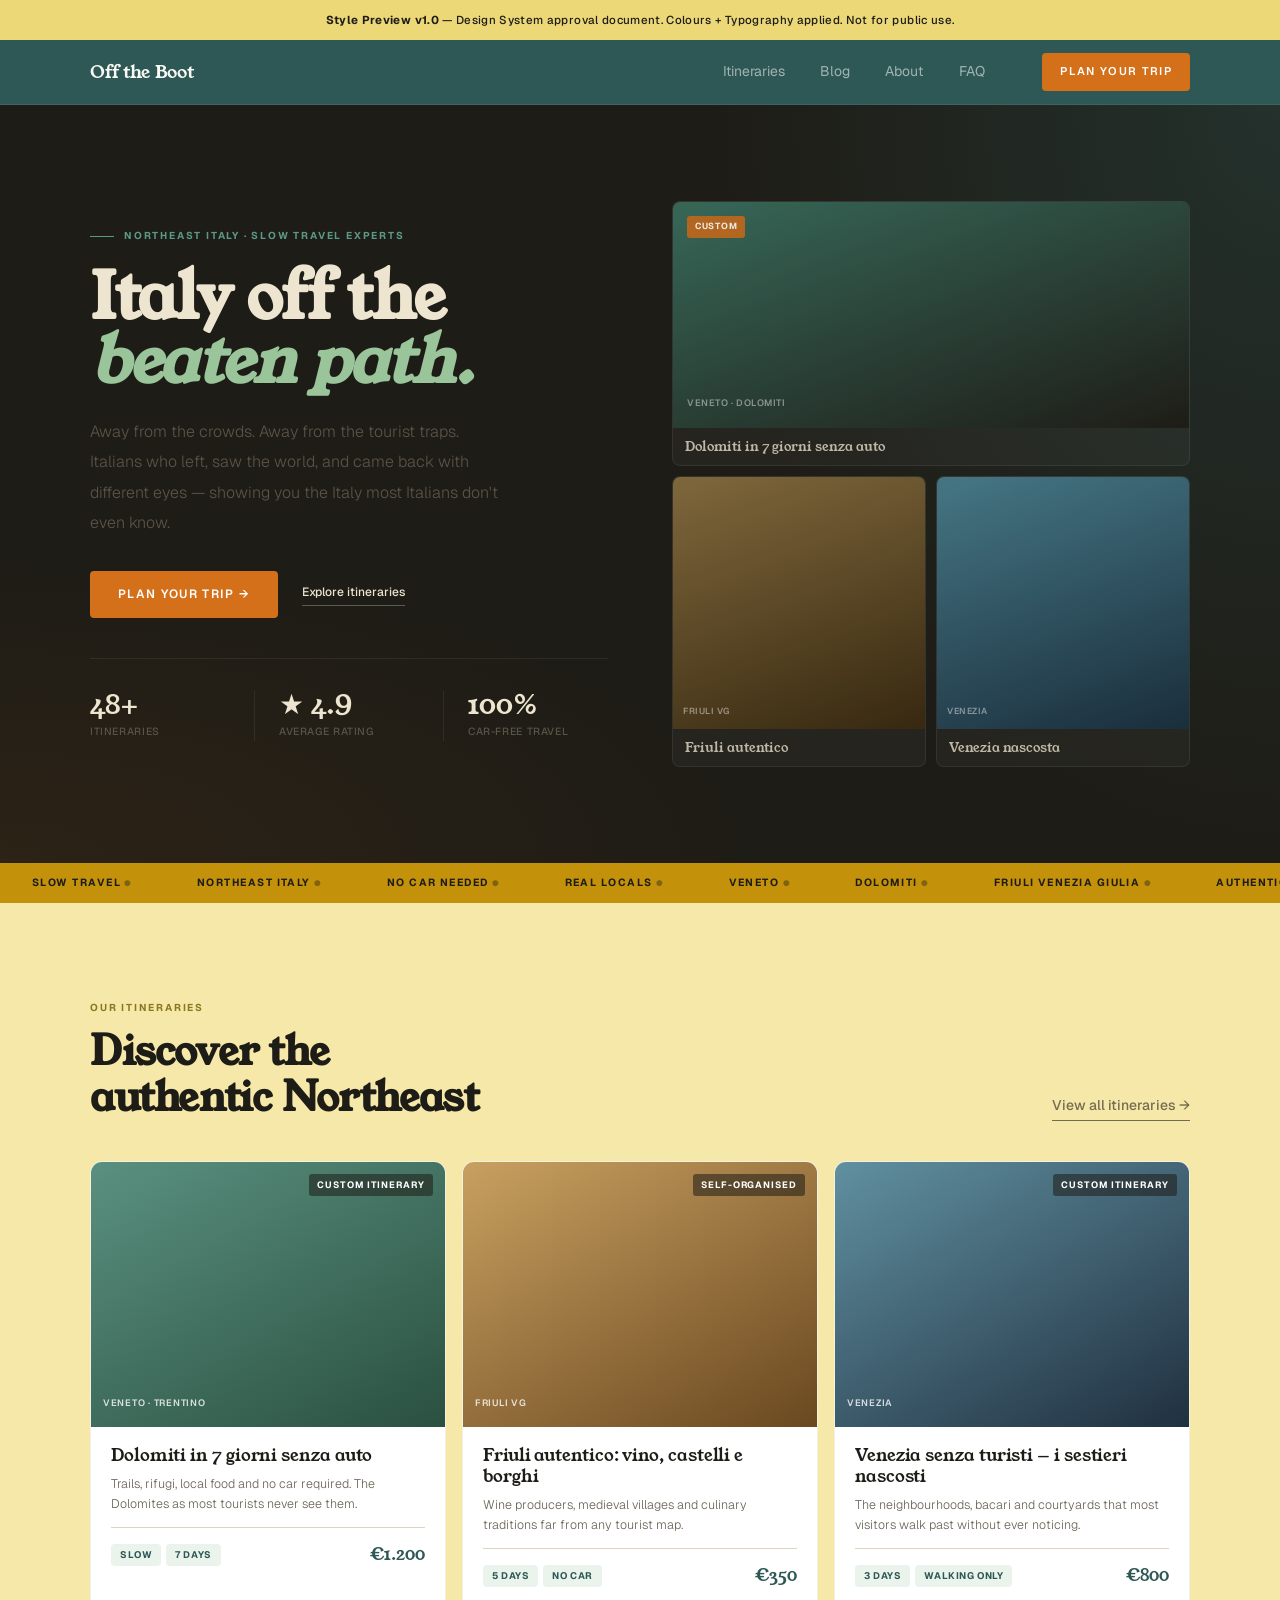
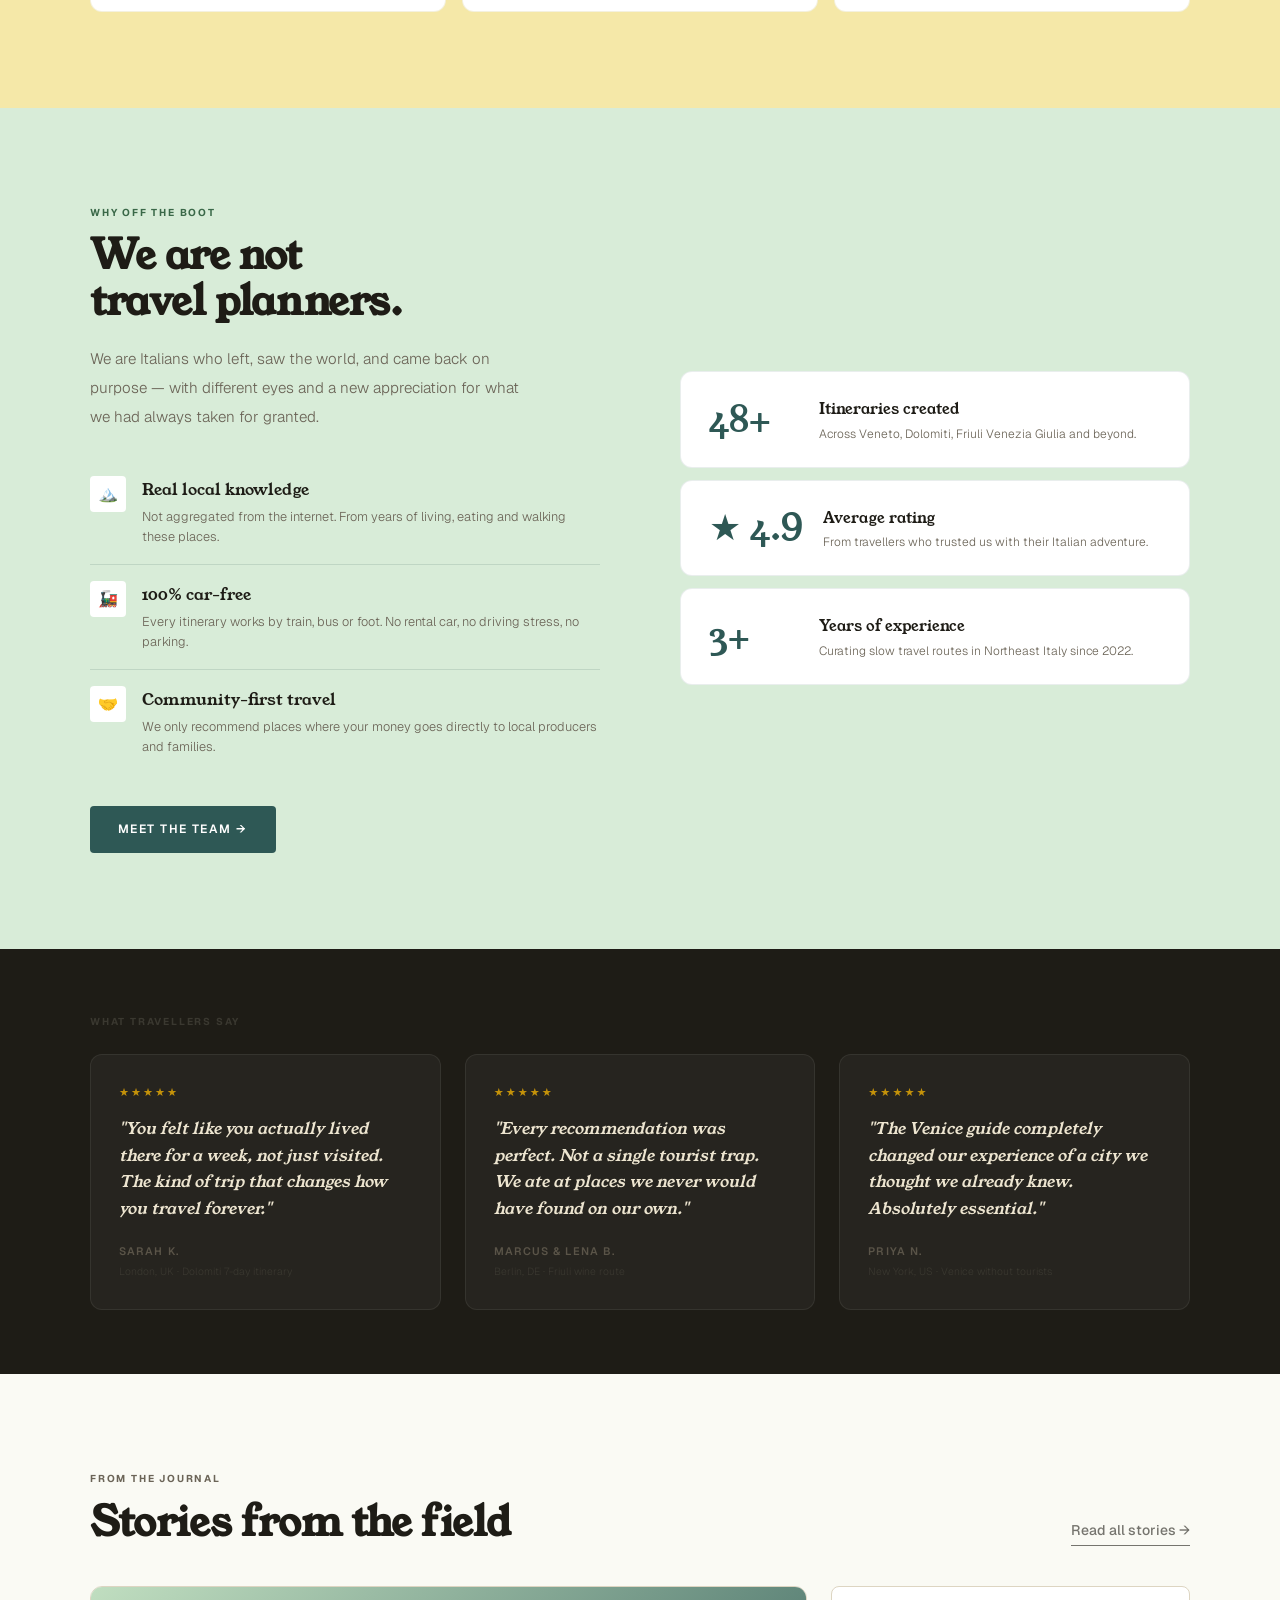
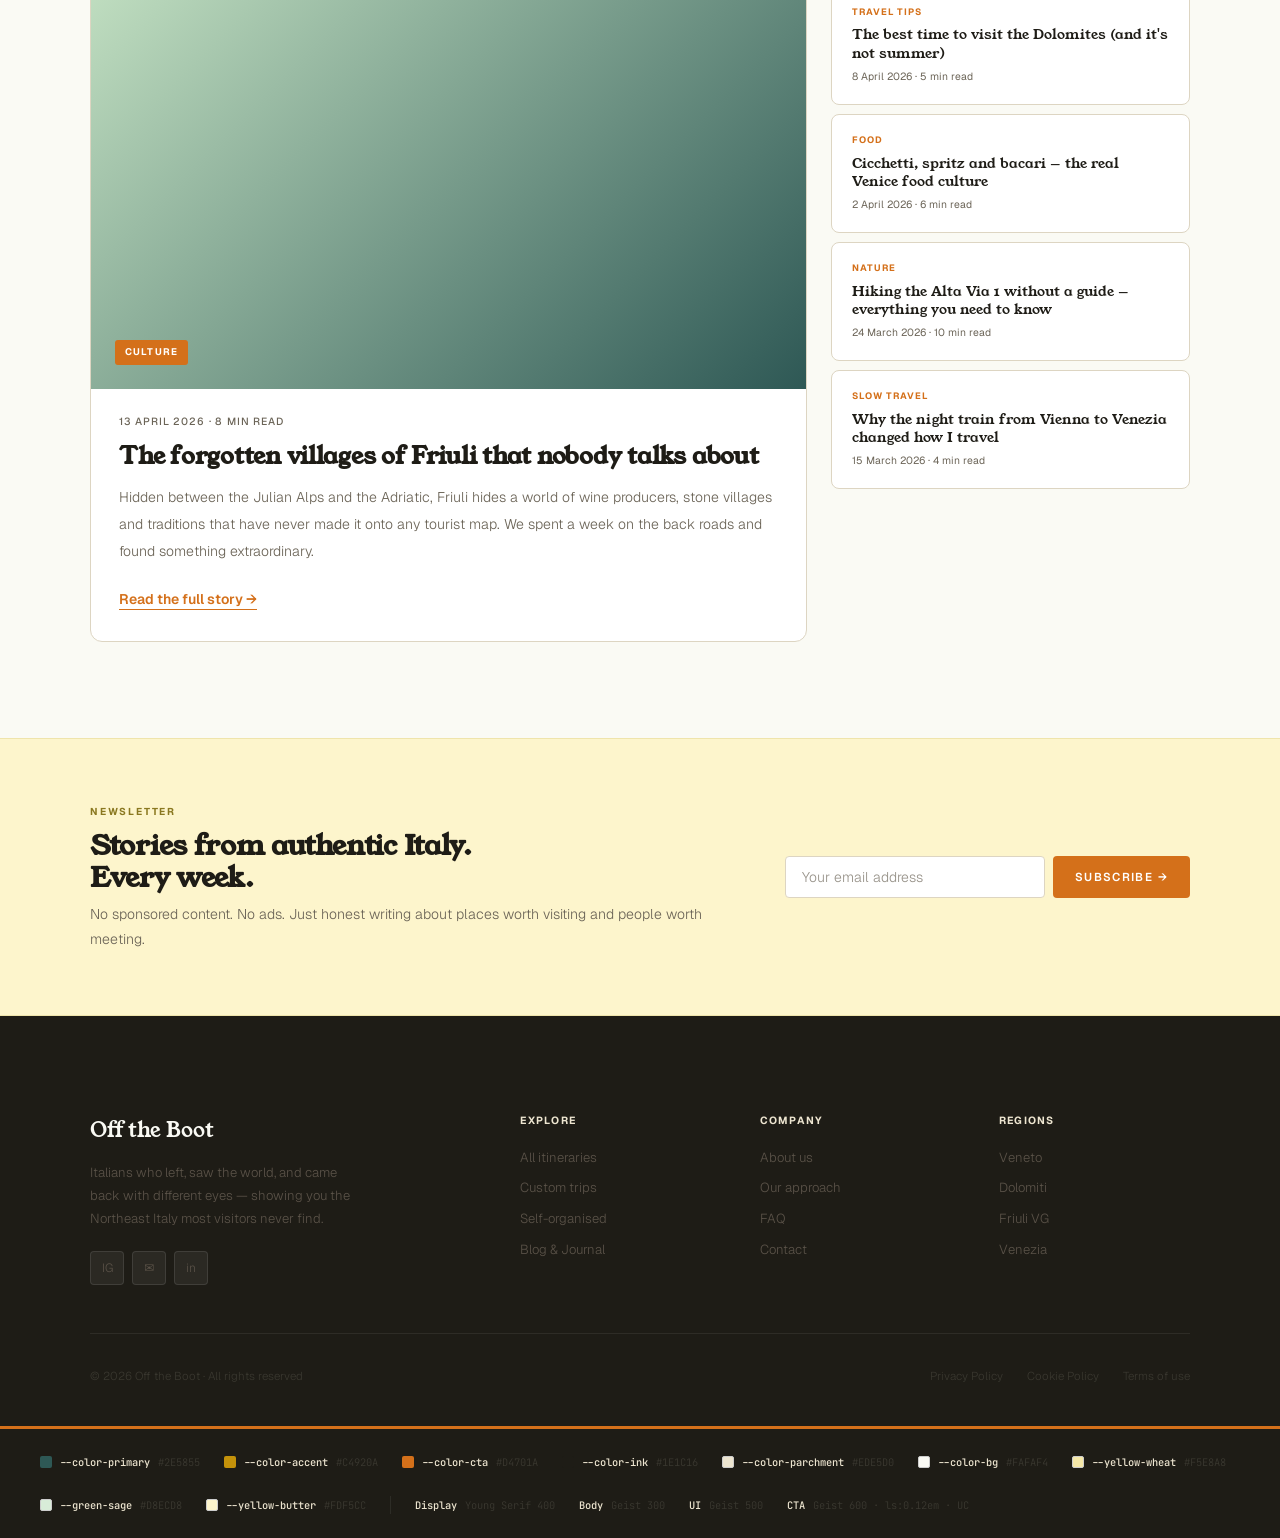
<file: designs/design_mockup_1.html>
<!DOCTYPE html>
<html lang="en">
<head>
<meta charset="UTF-8">
<meta name="viewport" content="width=device-width, initial-scale=1.0">
<title>OffTheBoot — Style Preview v1.0</title>
<link href="https://fonts.googleapis.com/css2?family=Young+Serif:ital@0;1&family=Geist:wght@300;400;500;600;700&family=JetBrains+Mono:wght@400&display=swap" rel="stylesheet">
<style>
*, *::before, *::after { box-sizing: border-box; margin: 0; padding: 0; }

/* ── TOKENS ── */
:root {
  /* Colours */
  --color-primary:       #2E5855;
  --color-accent:        #C4920A;
  --color-cta:           #D4701A;
  --color-ink:           #1E1C16;
  --color-parchment:     #EDE5D0;
  --color-bg:            #FAFAF4;
  --color-muted:         #6B6457;
  --color-border:        #DDD5C2;

  --color-yellow-butter: #FDF5CC;
  --color-yellow-straw:  #F8EDA0;
  --color-yellow-wheat:  #F5E8A8;
  --color-yellow-pollen: #EDD878;
  --color-green-mist:    #EAF3EC;
  --color-green-sage:    #D8ECD8;
  --color-green-fern:    #C0DEC0;
  --color-green-meadow:  #9AC49A;

  /* Typography */
  --font-display: 'Young Serif', Georgia, serif;
  --font-body:    'Geist', system-ui, sans-serif;

  --text-hero:   4rem;
  --text-h1:     2.5rem;
  --text-h2:     1.75rem;
  --text-h3:     1.25rem;
  --text-body:   1rem;
  --text-ui:     0.875rem;
  --text-label:  0.75rem;
  --text-xs:     0.625rem;

  --lh-tight:    1.0;
  --lh-snug:     1.15;
  --lh-normal:   1.5;
  --lh-relaxed:  1.75;
  --lh-loose:    1.9;

  --ls-tight:    -0.02em;
  --ls-snug:     -0.01em;
  --ls-normal:   0em;
  --ls-wide:     0.12em;
  --ls-wider:    0.18em;

  --fw-light:    300;
  --fw-regular:  400;
  --fw-medium:   500;
  --fw-semibold: 600;
  --fw-bold:     700;

  /* Spacing */
  --space-xs:  0.5rem;
  --space-sm:  1rem;
  --space-md:  1.5rem;
  --space-lg:  2.5rem;
  --space-xl:  4rem;
  --space-2xl: 6rem;

  /* Radius */
  --radius-sm: 4px;
  --radius-md: 8px;
  --radius-lg: 12px;
}

html { scroll-behavior: smooth; }

body {
  font-family: var(--font-body);
  font-weight: var(--fw-light);
  background: var(--color-bg);
  color: var(--color-ink);
  line-height: var(--lh-relaxed);
  font-size: var(--text-body);
  -webkit-font-smoothing: antialiased;
}

/* ── UTILITY ── */
.eyebrow {
  font-family: var(--font-body);
  font-size: var(--text-xs);
  font-weight: var(--fw-bold);
  letter-spacing: var(--ls-wider);
  text-transform: uppercase;
  color: var(--color-muted);
}
.badge {
  display: inline-flex;
  padding: 3px 9px;
  border-radius: var(--radius-sm);
  font-family: var(--font-body);
  font-size: 0.6rem;
  font-weight: var(--fw-bold);
  letter-spacing: 0.06em;
  text-transform: uppercase;
}
.badge-green { background: var(--color-green-mist); color: var(--color-primary); }
.badge-gold  { background: var(--color-accent); color: var(--color-ink); }

.btn-primary {
  display: inline-flex;
  align-items: center;
  gap: 6px;
  background: var(--color-cta);
  color: white;
  font-family: var(--font-body);
  font-size: var(--text-label);
  font-weight: var(--fw-semibold);
  letter-spacing: var(--ls-wide);
  text-transform: uppercase;
  padding: 13px 28px;
  border-radius: var(--radius-sm);
  border: none;
  cursor: pointer;
  text-decoration: none;
  transition: background 0.15s, transform 0.1s;
}
.btn-primary:hover { background: #c06215; transform: translateY(-1px); }

.btn-ghost {
  display: inline-flex;
  align-items: center;
  gap: 6px;
  background: transparent;
  color: var(--color-parchment);
  font-family: var(--font-body);
  font-size: var(--text-label);
  font-weight: var(--fw-medium);
  padding: 0;
  border: none;
  border-bottom: 1px solid rgba(237,229,208,0.3);
  cursor: pointer;
  text-decoration: none;
  padding-bottom: 2px;
  transition: border-color 0.15s;
}
.btn-ghost:hover { border-color: var(--color-parchment); }

.container {
  max-width: 1180px;
  margin: 0 auto;
  padding: 0 2.5rem;
}

/* ── NOTICE BAR ── */
.notice {
  background: var(--color-yellow-pollen);
  text-align: center;
  padding: 10px 2rem;
  font-family: var(--font-body);
  font-size: 0.72rem;
  font-weight: var(--fw-medium);
  color: var(--color-ink);
  letter-spacing: 0.03em;
}
.notice strong { font-weight: var(--fw-bold); }

/* ── NAVBAR ── */
.navbar {
  background: var(--color-primary);
  position: sticky;
  top: 0;
  z-index: 100;
  border-bottom: 1px solid rgba(255,255,255,0.07);
}
.navbar-inner {
  display: flex;
  align-items: center;
  height: 64px;
  gap: 2rem;
}
.navbar-logo {
  font-family: var(--font-display);
  font-size: 1.15rem;
  color: var(--color-bg);
  text-decoration: none;
  letter-spacing: -0.01em;
  flex-shrink: 0;
}
.navbar-links {
  display: flex;
  gap: 0;
  margin-left: auto;
}
.navbar-link {
  font-family: var(--font-body);
  font-size: var(--text-ui);
  font-weight: var(--fw-regular);
  color: rgba(255,255,255,0.55);
  text-decoration: none;
  padding: 0 1.1rem;
  height: 64px;
  display: flex;
  align-items: center;
  border-bottom: 2px solid transparent;
  transition: color 0.15s, border-color 0.15s;
}
.navbar-link:hover { color: rgba(255,255,255,0.9); border-bottom-color: var(--color-cta); }
.navbar-cta {
  font-family: var(--font-body);
  font-size: 0.7rem;
  font-weight: var(--fw-semibold);
  letter-spacing: var(--ls-wide);
  text-transform: uppercase;
  background: var(--color-cta);
  color: white;
  padding: 9px 18px;
  border-radius: var(--radius-sm);
  text-decoration: none;
  margin-left: 0.5rem;
  transition: background 0.15s;
}
.navbar-cta:hover { background: #c06215; }

/* ── HERO ── */
.hero {
  background: var(--color-ink);
  position: relative;
  overflow: hidden;
  padding: var(--space-2xl) 0;
}
.hero::before {
  content: '';
  position: absolute;
  top: 0; right: 0;
  width: 45%;
  height: 100%;
  background: radial-gradient(ellipse at top right, rgba(46,88,85,0.35) 0%, transparent 70%);
  pointer-events: none;
}
.hero::after {
  content: '';
  position: absolute;
  bottom: 0; left: 0;
  width: 60%;
  height: 40%;
  background: radial-gradient(ellipse at bottom left, rgba(212,112,26,0.08) 0%, transparent 70%);
  pointer-events: none;
}
.hero-inner {
  position: relative;
  z-index: 1;
  display: grid;
  grid-template-columns: 1fr 1fr;
  gap: 4rem;
  align-items: center;
}
.hero-left { }
.hero-eyebrow {
  font-family: var(--font-body);
  font-size: var(--text-xs);
  font-weight: var(--fw-bold);
  letter-spacing: var(--ls-wider);
  text-transform: uppercase;
  color: #5a9988;
  margin-bottom: 1.25rem;
  display: flex;
  align-items: center;
  gap: 10px;
}
.hero-eyebrow::before {
  content: '';
  display: inline-block;
  width: 24px;
  height: 1px;
  background: #5a9988;
}
.hero-title {
  font-family: var(--font-display);
  font-size: clamp(2.8rem, 5vw, 4.5rem);
  color: var(--color-parchment);
  line-height: var(--lh-tight);
  letter-spacing: var(--ls-tight);
  margin-bottom: 1.5rem;
}
.hero-title em {
  font-style: italic;
  color: var(--color-green-meadow);
}
.hero-body {
  font-family: var(--font-body);
  font-size: 1rem;
  font-weight: var(--fw-light);
  color: #5a5448;
  line-height: var(--lh-loose);
  margin-bottom: 2rem;
  max-width: 420px;
}
.hero-actions {
  display: flex;
  align-items: center;
  gap: 1.5rem;
  flex-wrap: wrap;
}
.hero-right {
  display: grid;
  grid-template-columns: 1fr 1fr;
  gap: 10px;
  opacity: 0.9;
}
.hero-card {
  border-radius: var(--radius-md);
  overflow: hidden;
  background: rgba(255,255,255,0.04);
  border: 1px solid rgba(255,255,255,0.08);
  transition: transform 0.2s;
}
.hero-card:hover { transform: translateY(-3px); }
.hero-card:first-child {
  grid-column: span 2;
}
.hero-card-img {
  aspect-ratio: 16/9;
  display: flex;
  align-items: flex-end;
  padding: 12px;
  position: relative;
}
.hero-card:first-child .hero-card-img {
  aspect-ratio: 16/7;
}
.hero-card-label {
  font-family: var(--font-body);
  font-size: 0.6rem;
  font-weight: var(--fw-bold);
  letter-spacing: 0.1em;
  text-transform: uppercase;
  color: white;
  background: rgba(30,28,22,0.6);
  backdrop-filter: blur(4px);
  padding: 4px 8px;
  border-radius: 3px;
}
.hero-card-body {
  padding: 10px 12px;
}
.hero-card-title {
  font-family: var(--font-display);
  font-size: 0.82rem;
  color: rgba(237,229,208,0.85);
  line-height: 1.3;
}
.hero-stats {
  display: flex;
  gap: 0;
  margin-top: 2.5rem;
  padding-top: 2rem;
  border-top: 1px solid rgba(255,255,255,0.07);
}
.hero-stat {
  flex: 1;
  padding-right: 1.5rem;
  border-right: 1px solid rgba(255,255,255,0.07);
}
.hero-stat:last-child { border-right: none; padding-right: 0; padding-left: 1.5rem; }
.hero-stat:not(:first-child) { padding-left: 1.5rem; }
.hero-stat-val {
  font-family: var(--font-display);
  font-size: 1.75rem;
  color: var(--color-parchment);
  line-height: 1;
  margin-bottom: 4px;
}
.hero-stat-label {
  font-family: var(--font-body);
  font-size: 0.65rem;
  font-weight: var(--fw-medium);
  color: #5a5448;
  letter-spacing: 0.06em;
  text-transform: uppercase;
}

/* ── MARQUEE ── */
.marquee-wrap {
  background: var(--color-accent);
  overflow: hidden;
  padding: 11px 0;
}
.marquee-track {
  display: flex;
  gap: 0;
  animation: marquee 22s linear infinite;
  white-space: nowrap;
}
.marquee-item {
  font-family: var(--font-body);
  font-size: 0.65rem;
  font-weight: var(--fw-bold);
  letter-spacing: 0.14em;
  text-transform: uppercase;
  color: var(--color-ink);
  padding: 0 2rem;
  flex-shrink: 0;
}
.marquee-dot {
  color: rgba(30,28,22,0.4);
  font-size: 0.5rem;
  vertical-align: middle;
}
@keyframes marquee {
  from { transform: translateX(0); }
  to   { transform: translateX(-50%); }
}

/* ── ITINERARIES ── */
.section-itineraries {
  background: var(--color-yellow-wheat);
  padding: var(--space-2xl) 0;
}
.section-header {
  display: flex;
  justify-content: space-between;
  align-items: flex-end;
  margin-bottom: 2.5rem;
  gap: 2rem;
}
.section-header-left { }
.section-eyebrow { margin-bottom: 0.75rem; }
.section-title {
  font-family: var(--font-display);
  font-size: var(--text-h1);
  line-height: var(--lh-snug);
  letter-spacing: var(--ls-snug);
  color: var(--color-ink);
}
.section-link {
  font-family: var(--font-body);
  font-size: var(--text-ui);
  font-weight: var(--fw-medium);
  color: var(--color-ink);
  text-decoration: none;
  border-bottom: 1px solid var(--color-ink);
  padding-bottom: 2px;
  white-space: nowrap;
  opacity: 0.6;
  transition: opacity 0.15s;
}
.section-link:hover { opacity: 1; }
.cards-grid {
  display: grid;
  grid-template-columns: repeat(3, 1fr);
  gap: 16px;
}
.card {
  background: white;
  border-radius: var(--radius-lg);
  overflow: hidden;
  border: 1px solid rgba(180,160,40,0.15);
  transition: transform 0.2s, box-shadow 0.2s;
  cursor: pointer;
}
.card:hover {
  transform: translateY(-4px);
  box-shadow: 0 12px 32px rgba(30,28,22,0.1);
}
.card-img {
  aspect-ratio: 4/3;
  position: relative;
  overflow: hidden;
}
.card-img-inner {
  position: absolute;
  inset: 0;
  display: flex;
  flex-direction: column;
  justify-content: space-between;
  padding: 12px;
}
.card-img-top { display: flex; justify-content: flex-end; }
.card-img-bottom { }
.card-type {
  font-family: var(--font-body);
  font-size: 0.58rem;
  font-weight: var(--fw-bold);
  letter-spacing: 0.1em;
  text-transform: uppercase;
  background: rgba(30,28,22,0.55);
  backdrop-filter: blur(4px);
  color: white;
  padding: 3px 8px;
  border-radius: 3px;
  align-self: flex-start;
}
.card-region {
  font-family: var(--font-body);
  font-size: 0.58rem;
  font-weight: var(--fw-semibold);
  letter-spacing: 0.08em;
  text-transform: uppercase;
  color: rgba(255,255,255,0.8);
}
.card-body {
  padding: 1.1rem 1.25rem 1.25rem;
}
.card-title {
  font-family: var(--font-display);
  font-size: 1.05rem;
  color: var(--color-ink);
  line-height: 1.25;
  margin-bottom: 0.5rem;
  letter-spacing: -0.005em;
}
.card-desc {
  font-family: var(--font-body);
  font-size: 0.78rem;
  font-weight: var(--fw-light);
  color: var(--color-muted);
  line-height: 1.6;
  margin-bottom: 0.85rem;
}
.card-footer {
  display: flex;
  align-items: center;
  justify-content: space-between;
  padding-top: 0.75rem;
  border-top: 1px solid var(--color-border);
}
.card-badges { display: flex; gap: 5px; }
.card-price {
  font-family: var(--font-display);
  font-size: 1.05rem;
  color: var(--color-primary);
}

/* ── VALUES ── */
.section-values {
  background: var(--color-green-sage);
  padding: var(--space-2xl) 0;
}
.values-grid {
  display: grid;
  grid-template-columns: 1fr 1fr;
  gap: 5rem;
  align-items: center;
}
.values-left { }
.values-title {
  font-family: var(--font-display);
  font-size: var(--text-h1);
  line-height: var(--lh-snug);
  letter-spacing: var(--ls-snug);
  color: var(--color-ink);
  margin-bottom: 1.25rem;
}
.values-body {
  font-size: 0.95rem;
  font-weight: var(--fw-light);
  color: var(--color-muted);
  line-height: var(--lh-loose);
  margin-bottom: 1.75rem;
  max-width: 440px;
}
.values-list {
  display: flex;
  flex-direction: column;
  gap: 0;
  margin-bottom: 2rem;
}
.values-item {
  display: flex;
  gap: 1rem;
  align-items: flex-start;
  padding: 1rem 0;
  border-bottom: 1px solid rgba(46,88,85,0.15);
}
.values-item:last-child { border-bottom: none; }
.values-icon {
  width: 36px;
  height: 36px;
  border-radius: var(--radius-sm);
  background: white;
  display: flex;
  align-items: center;
  justify-content: center;
  font-size: 1rem;
  flex-shrink: 0;
}
.values-item-title {
  font-family: var(--font-display);
  font-size: 1rem;
  color: var(--color-ink);
  margin-bottom: 3px;
}
.values-item-desc {
  font-size: 0.8rem;
  font-weight: var(--fw-light);
  color: var(--color-muted);
  line-height: 1.6;
}
.values-right {
  display: flex;
  flex-direction: column;
  gap: 12px;
}
.stat-card {
  background: white;
  border-radius: var(--radius-lg);
  padding: 1.5rem 1.75rem;
  display: flex;
  align-items: center;
  gap: 1.25rem;
  border: 1px solid rgba(46,88,85,0.1);
}
.stat-val {
  font-family: var(--font-display);
  font-size: 2.25rem;
  color: var(--color-primary);
  line-height: 1;
  flex-shrink: 0;
  min-width: 90px;
}
.stat-body { }
.stat-title {
  font-family: var(--font-display);
  font-size: 0.95rem;
  color: var(--color-ink);
  margin-bottom: 2px;
}
.stat-desc {
  font-size: 0.75rem;
  font-weight: var(--fw-light);
  color: var(--color-muted);
  line-height: 1.5;
}

/* ── TESTIMONIAL ── */
.section-testimonial {
  background: var(--color-ink);
  padding: var(--space-xl) 0;
}
.testimonial-inner {
  display: grid;
  grid-template-columns: 1fr 1fr 1fr;
  gap: 1.5rem;
}
.testimonial-card {
  border-radius: var(--radius-lg);
  padding: 1.75rem;
  background: rgba(255,255,255,0.04);
  border: 1px solid rgba(255,255,255,0.07);
}
.testimonial-quote {
  font-family: var(--font-display);
  font-size: 1rem;
  font-style: italic;
  color: var(--color-parchment);
  line-height: 1.65;
  margin-bottom: 1.25rem;
}
.testimonial-author {
  font-family: var(--font-body);
  font-size: 0.68rem;
  font-weight: var(--fw-semibold);
  letter-spacing: 0.1em;
  text-transform: uppercase;
  color: #5a5448;
}
.testimonial-location {
  font-family: var(--font-body);
  font-size: 0.65rem;
  color: #3a3830;
  margin-top: 2px;
}
.testimonial-stars {
  font-size: 0.7rem;
  color: var(--color-accent);
  margin-bottom: 0.85rem;
  letter-spacing: 2px;
}

/* ── BLOG ── */
.section-blog {
  background: var(--color-bg);
  padding: var(--space-2xl) 0;
}
.blog-grid {
  display: grid;
  grid-template-columns: 2fr 1fr;
  gap: 24px;
}
.blog-featured {
  border-radius: var(--radius-lg);
  overflow: hidden;
  background: white;
  border: 1px solid var(--color-border);
  cursor: pointer;
  transition: box-shadow 0.2s;
}
.blog-featured:hover { box-shadow: 0 8px 30px rgba(30,28,22,0.08); }
.blog-featured-img {
  aspect-ratio: 16/9;
  background: linear-gradient(135deg, var(--color-green-fern) 0%, var(--color-primary) 100%);
  position: relative;
  overflow: hidden;
  display: flex;
  align-items: flex-end;
  padding: 1.5rem;
}
.blog-featured-tag {
  font-family: var(--font-body);
  font-size: 0.6rem;
  font-weight: var(--fw-bold);
  letter-spacing: 0.12em;
  text-transform: uppercase;
  background: var(--color-cta);
  color: white;
  padding: 4px 10px;
  border-radius: 3px;
}
.blog-featured-body { padding: 1.5rem 1.75rem 1.75rem; }
.blog-featured-meta {
  font-family: var(--font-body);
  font-size: 0.65rem;
  font-weight: var(--fw-medium);
  letter-spacing: 0.08em;
  text-transform: uppercase;
  color: var(--color-muted);
  margin-bottom: 0.75rem;
}
.blog-featured-title {
  font-family: var(--font-display);
  font-size: 1.5rem;
  color: var(--color-ink);
  line-height: var(--lh-snug);
  letter-spacing: var(--ls-snug);
  margin-bottom: 0.85rem;
}
.blog-featured-excerpt {
  font-size: 0.88rem;
  font-weight: var(--fw-light);
  color: var(--color-muted);
  line-height: var(--lh-loose);
  margin-bottom: 1.25rem;
}
.blog-read-link {
  font-family: var(--font-body);
  font-size: var(--text-ui);
  font-weight: var(--fw-semibold);
  color: var(--color-cta);
  text-decoration: none;
  border-bottom: 1px solid var(--color-cta);
  padding-bottom: 1px;
}
.blog-list {
  display: flex;
  flex-direction: column;
  gap: 1px;
}
.blog-item {
  background: white;
  border-radius: var(--radius-md);
  padding: 1.1rem 1.25rem;
  border: 1px solid var(--color-border);
  cursor: pointer;
  transition: border-color 0.15s;
  display: flex;
  flex-direction: column;
  gap: 5px;
  margin-bottom: 8px;
}
.blog-item:hover { border-color: var(--color-primary); }
.blog-item-tag {
  font-family: var(--font-body);
  font-size: 0.58rem;
  font-weight: var(--fw-bold);
  letter-spacing: 0.1em;
  text-transform: uppercase;
  color: var(--color-cta);
}
.blog-item-title {
  font-family: var(--font-display);
  font-size: 0.9rem;
  color: var(--color-ink);
  line-height: 1.3;
}
.blog-item-meta {
  font-family: var(--font-body);
  font-size: 0.65rem;
  font-weight: var(--fw-regular);
  color: var(--color-muted);
}

/* ── NEWSLETTER ── */
.section-newsletter {
  background: var(--color-yellow-butter);
  padding: var(--space-xl) 0;
  border-top: 1px solid rgba(180,160,40,0.2);
  border-bottom: 1px solid rgba(180,160,40,0.2);
}
.newsletter-inner {
  display: flex;
  align-items: center;
  gap: 4rem;
}
.newsletter-left { flex: 1; }
.newsletter-title {
  font-family: var(--font-display);
  font-size: var(--text-h2);
  color: var(--color-ink);
  line-height: var(--lh-snug);
  letter-spacing: var(--ls-snug);
  margin-bottom: 0.5rem;
}
.newsletter-sub {
  font-size: 0.88rem;
  font-weight: var(--fw-light);
  color: var(--color-muted);
  line-height: var(--lh-relaxed);
}
.newsletter-right {
  display: flex;
  gap: 8px;
  flex-shrink: 0;
}
.newsletter-input {
  font-family: var(--font-body);
  font-size: var(--text-ui);
  font-weight: var(--fw-light);
  background: white;
  border: 1.5px solid var(--color-border);
  border-radius: var(--radius-sm);
  padding: 11px 16px;
  min-width: 260px;
  color: var(--color-ink);
  outline: none;
  transition: border-color 0.15s;
}
.newsletter-input:focus { border-color: var(--color-primary); }
.newsletter-input::placeholder { color: var(--color-muted); opacity: 0.7; }
.newsletter-btn {
  font-family: var(--font-body);
  font-size: 0.72rem;
  font-weight: var(--fw-semibold);
  letter-spacing: var(--ls-wide);
  text-transform: uppercase;
  background: var(--color-cta);
  color: white;
  border: none;
  border-radius: var(--radius-sm);
  padding: 11px 22px;
  cursor: pointer;
  transition: background 0.15s;
  white-space: nowrap;
}
.newsletter-btn:hover { background: #c0621f; }

/* ── FOOTER ── */
.footer {
  background: var(--color-ink);
  padding: var(--space-2xl) 0 var(--space-lg);
}
.footer-top {
  display: grid;
  grid-template-columns: 2fr 1fr 1fr 1fr;
  gap: 3rem;
  padding-bottom: 3rem;
  border-bottom: 1px solid rgba(255,255,255,0.07);
  margin-bottom: 2rem;
}
.footer-brand { }
.footer-logo {
  font-family: var(--font-display);
  font-size: 1.3rem;
  color: var(--color-bg);
  margin-bottom: 0.85rem;
  display: block;
}
.footer-tagline {
  font-size: 0.82rem;
  font-weight: var(--fw-light);
  color: #5A5248;
  line-height: var(--lh-relaxed);
  margin-bottom: 1.25rem;
  max-width: 260px;
}
.footer-social {
  display: flex;
  gap: 8px;
}
.footer-social-btn {
  width: 34px;
  height: 34px;
  border-radius: var(--radius-sm);
  background: rgba(255,255,255,0.06);
  border: 1px solid rgba(255,255,255,0.1);
  display: flex;
  align-items: center;
  justify-content: center;
  font-size: 0.75rem;
  color: #5A5248;
  cursor: pointer;
  transition: background 0.15s, color 0.15s;
}
.footer-social-btn:hover { background: rgba(255,255,255,0.1); color: var(--color-parchment); }
.footer-col-title {
  font-family: var(--font-body);
  font-size: 0.65rem;
  font-weight: var(--fw-bold);
  letter-spacing: var(--ls-wide);
  text-transform: uppercase;
  color: var(--color-parchment);
  margin-bottom: 1rem;
}
.footer-links { display: flex; flex-direction: column; gap: 0.5rem; }
.footer-link {
  font-size: 0.82rem;
  font-weight: var(--fw-light);
  color: #5A5248;
  text-decoration: none;
  transition: color 0.15s;
}
.footer-link:hover { color: var(--color-parchment); }
.footer-bottom {
  display: flex;
  justify-content: space-between;
  align-items: center;
  flex-wrap: wrap;
  gap: 1rem;
}
.footer-copy {
  font-size: 0.72rem;
  font-weight: var(--fw-light);
  color: #3A3830;
}
.footer-legal {
  display: flex;
  gap: 1.5rem;
}
.footer-legal-link {
  font-size: 0.72rem;
  font-weight: var(--fw-light);
  color: #3A3830;
  text-decoration: none;
  transition: color 0.15s;
}
.footer-legal-link:hover { color: #5A5248; }

/* ── ANNOTATIONS (design system notes) ── */
.ds-label {
  position: absolute;
  font-family: 'JetBrains Mono', monospace;
  font-size: 0.58rem;
  background: rgba(212,112,26,0.9);
  color: white;
  padding: 2px 6px;
  border-radius: 2px;
  z-index: 10;
  pointer-events: none;
  white-space: nowrap;
}

/* ── ANNOTATIONS PANEL ── */
.ds-panel {
  background: var(--color-ink);
  border-top: 3px solid var(--color-cta);
  padding: 1.5rem 2.5rem;
  display: flex;
  gap: 1.5rem;
  overflow-x: auto;
  flex-wrap: wrap;
}
.ds-chip {
  display: flex;
  align-items: center;
  gap: 8px;
  font-family: 'JetBrains Mono', monospace;
  font-size: 0.65rem;
  color: #5A5248;
  white-space: nowrap;
  flex-shrink: 0;
}
.ds-chip-dot {
  width: 12px;
  height: 12px;
  border-radius: 2px;
  flex-shrink: 0;
}
.ds-chip-name { color: var(--color-parchment); font-weight: 500; }
.ds-chip-hex { color: #3A3830; }

/* ── RESPONSIVE ── */
@media (max-width: 900px) {
  .hero-inner { grid-template-columns: 1fr; }
  .hero-right { display: none; }
  .cards-grid { grid-template-columns: 1fr 1fr; }
  .values-grid { grid-template-columns: 1fr; }
  .blog-grid { grid-template-columns: 1fr; }
  .newsletter-inner { flex-direction: column; gap: 2rem; }
  .newsletter-right { width: 100%; }
  .newsletter-input { flex: 1; min-width: 0; }
  .footer-top { grid-template-columns: 1fr 1fr; }
  .testimonial-inner { grid-template-columns: 1fr; }
}
@media (max-width: 600px) {
  .container { padding: 0 1.25rem; }
  .cards-grid { grid-template-columns: 1fr; }
  .footer-top { grid-template-columns: 1fr; }
}
</style>
</head>
<body>

<!-- NOTICE -->
<div class="notice">
  <strong>Style Preview v1.0</strong> — Design System approval document. Colours + Typography applied. Not for public use.
</div>

<!-- NAVBAR -->
<nav class="navbar">
  <div class="container">
    <div class="navbar-inner">
      <a href="#" class="navbar-logo">Off the Boot</a>
      <div class="navbar-links">
        <a href="#" class="navbar-link">Itineraries</a>
        <a href="#" class="navbar-link">Blog</a>
        <a href="#" class="navbar-link">About</a>
        <a href="#" class="navbar-link">FAQ</a>
      </div>
      <a href="#" class="navbar-cta">Plan your trip</a>
    </div>
  </div>
</nav>

<!-- HERO -->
<section class="hero">
  <div class="container">
    <div class="hero-inner">
      <div class="hero-left">
        <div class="hero-eyebrow">Northeast Italy · Slow travel experts</div>
        <h1 class="hero-title">Italy off the<br><em>beaten path.</em></h1>
        <p class="hero-body">Away from the crowds. Away from the tourist traps. Italians who left, saw the world, and came back with different eyes — showing you the Italy most Italians don't even know.</p>
        <div class="hero-actions">
          <a href="#" class="btn-primary">Plan your trip →</a>
          <a href="#" class="btn-ghost">Explore itineraries</a>
        </div>
        <div class="hero-stats">
          <div class="hero-stat">
            <div class="hero-stat-val">48+</div>
            <div class="hero-stat-label">Itineraries</div>
          </div>
          <div class="hero-stat">
            <div class="hero-stat-val">★ 4.9</div>
            <div class="hero-stat-label">Average rating</div>
          </div>
          <div class="hero-stat">
            <div class="hero-stat-val">100%</div>
            <div class="hero-stat-label">Car-free travel</div>
          </div>
        </div>
      </div>
      <div class="hero-right">
        <div class="hero-card">
          <div class="hero-card-img" style="background: linear-gradient(160deg, #3a7060 0%, #1E1C16 100%);">
            <div class="hero-card-img-inner" style="position:absolute;inset:0;display:flex;flex-direction:column;justify-content:space-between;padding:14px;">
              <div style="display:flex;gap:6px;">
                <span style="font-family:var(--font-body);font-size:0.55rem;font-weight:700;letter-spacing:0.08em;text-transform:uppercase;background:rgba(212,112,26,0.9);color:white;padding:3px 8px;border-radius:3px;">Custom</span>
              </div>
              <div>
                <div style="font-family:var(--font-body);font-size:0.58rem;font-weight:600;letter-spacing:0.06em;text-transform:uppercase;color:rgba(255,255,255,0.5);margin-bottom:3px;">Veneto · Dolomiti</div>
              </div>
            </div>
          </div>
          <div class="hero-card-body">
            <div class="hero-card-title">Dolomiti in 7 giorni senza auto</div>
          </div>
        </div>
        <div class="hero-card">
          <div class="hero-card-img" style="background: linear-gradient(160deg, #8a7040 0%, #3a2a10 100%); aspect-ratio:1/1;">
            <div style="position:absolute;inset:0;padding:10px;display:flex;flex-direction:column;justify-content:flex-end;">
              <div style="font-family:var(--font-body);font-size:0.55rem;font-weight:600;letter-spacing:0.06em;text-transform:uppercase;color:rgba(255,255,255,0.5);">Friuli VG</div>
            </div>
          </div>
          <div class="hero-card-body">
            <div class="hero-card-title">Friuli autentico</div>
          </div>
        </div>
        <div class="hero-card">
          <div class="hero-card-img" style="background: linear-gradient(160deg, #4a8090 0%, #1a3040 100%); aspect-ratio:1/1;">
            <div style="position:absolute;inset:0;padding:10px;display:flex;flex-direction:column;justify-content:flex-end;">
              <div style="font-family:var(--font-body);font-size:0.55rem;font-weight:600;letter-spacing:0.06em;text-transform:uppercase;color:rgba(255,255,255,0.5);">Venezia</div>
            </div>
          </div>
          <div class="hero-card-body">
            <div class="hero-card-title">Venezia nascosta</div>
          </div>
        </div>
      </div>
    </div>
  </div>
</section>

<!-- MARQUEE -->
<div class="marquee-wrap">
  <div class="marquee-track">
    <span class="marquee-item">Slow travel <span class="marquee-dot">●</span></span>
    <span class="marquee-item">Northeast Italy <span class="marquee-dot">●</span></span>
    <span class="marquee-item">No car needed <span class="marquee-dot">●</span></span>
    <span class="marquee-item">Real locals <span class="marquee-dot">●</span></span>
    <span class="marquee-item">Veneto <span class="marquee-dot">●</span></span>
    <span class="marquee-item">Dolomiti <span class="marquee-dot">●</span></span>
    <span class="marquee-item">Friuli Venezia Giulia <span class="marquee-dot">●</span></span>
    <span class="marquee-item">Authentic experiences <span class="marquee-dot">●</span></span>
    <span class="marquee-item">Away from the crowds <span class="marquee-dot">●</span></span>
    <!-- duplicate for seamless loop -->
    <span class="marquee-item">Slow travel <span class="marquee-dot">●</span></span>
    <span class="marquee-item">Northeast Italy <span class="marquee-dot">●</span></span>
    <span class="marquee-item">No car needed <span class="marquee-dot">●</span></span>
    <span class="marquee-item">Real locals <span class="marquee-dot">●</span></span>
    <span class="marquee-item">Veneto <span class="marquee-dot">●</span></span>
    <span class="marquee-item">Dolomiti <span class="marquee-dot">●</span></span>
    <span class="marquee-item">Friuli Venezia Giulia <span class="marquee-dot">●</span></span>
    <span class="marquee-item">Authentic experiences <span class="marquee-dot">●</span></span>
    <span class="marquee-item">Away from the crowds <span class="marquee-dot">●</span></span>
  </div>
</div>

<!-- ITINERARIES -->
<section class="section-itineraries">
  <div class="container">
    <div class="section-header">
      <div class="section-header-left">
        <div class="eyebrow section-eyebrow" style="color:#8a7820;">Our itineraries</div>
        <h2 class="section-title">Discover the<br>authentic Northeast</h2>
      </div>
      <a href="#" class="section-link">View all itineraries →</a>
    </div>
    <div class="cards-grid">

      <div class="card">
        <div class="card-img" style="background: linear-gradient(150deg, #5a9080 0%, #2a5040 100%);">
          <div class="card-img-inner">
            <div class="card-img-top">
              <span class="card-type">Custom itinerary</span>
            </div>
            <div class="card-img-bottom">
              <span class="card-region">Veneto · Trentino</span>
            </div>
          </div>
        </div>
        <div class="card-body">
          <div class="card-title">Dolomiti in 7 giorni senza auto</div>
          <div class="card-desc">Trails, rifugi, local food and no car required. The Dolomites as most tourists never see them.</div>
          <div class="card-footer">
            <div class="card-badges">
              <span class="badge badge-green">Slow</span>
              <span class="badge badge-green">7 days</span>
            </div>
            <div class="card-price">€1.200</div>
          </div>
        </div>
      </div>

      <div class="card">
        <div class="card-img" style="background: linear-gradient(150deg, #c8a060 0%, #6a4820 100%);">
          <div class="card-img-inner">
            <div class="card-img-top">
              <span class="card-type">Self-organised</span>
            </div>
            <div class="card-img-bottom">
              <span class="card-region">Friuli VG</span>
            </div>
          </div>
        </div>
        <div class="card-body">
          <div class="card-title">Friuli autentico: vino, castelli e borghi</div>
          <div class="card-desc">Wine producers, medieval villages and culinary traditions far from any tourist map.</div>
          <div class="card-footer">
            <div class="card-badges">
              <span class="badge badge-green">5 days</span>
              <span class="badge badge-green">No car</span>
            </div>
            <div class="card-price">€350</div>
          </div>
        </div>
      </div>

      <div class="card">
        <div class="card-img" style="background: linear-gradient(150deg, #6090a0 0%, #203040 100%);">
          <div class="card-img-inner">
            <div class="card-img-top">
              <span class="card-type">Custom itinerary</span>
            </div>
            <div class="card-img-bottom">
              <span class="card-region">Venezia</span>
            </div>
          </div>
        </div>
        <div class="card-body">
          <div class="card-title">Venezia senza turisti — i sestieri nascosti</div>
          <div class="card-desc">The neighbourhoods, bacari and courtyards that most visitors walk past without ever noticing.</div>
          <div class="card-footer">
            <div class="card-badges">
              <span class="badge badge-green">3 days</span>
              <span class="badge badge-green">Walking only</span>
            </div>
            <div class="card-price">€800</div>
          </div>
        </div>
      </div>

    </div>
  </div>
</section>

<!-- VALUES -->
<section class="section-values">
  <div class="container">
    <div class="values-grid">
      <div class="values-left">
        <div class="eyebrow" style="color:#3a6848;margin-bottom:0.75rem;">Why Off the Boot</div>
        <h2 class="values-title">We are not<br>travel planners.</h2>
        <p class="values-body">We are Italians who left, saw the world, and came back on purpose — with different eyes and a new appreciation for what we had always taken for granted.</p>
        <div class="values-list">
          <div class="values-item">
            <div class="values-icon">🏔️</div>
            <div>
              <div class="values-item-title">Real local knowledge</div>
              <div class="values-item-desc">Not aggregated from the internet. From years of living, eating and walking these places.</div>
            </div>
          </div>
          <div class="values-item">
            <div class="values-icon">🚂</div>
            <div>
              <div class="values-item-title">100% car-free</div>
              <div class="values-item-desc">Every itinerary works by train, bus or foot. No rental car, no driving stress, no parking.</div>
            </div>
          </div>
          <div class="values-item">
            <div class="values-icon">🤝</div>
            <div>
              <div class="values-item-title">Community-first travel</div>
              <div class="values-item-desc">We only recommend places where your money goes directly to local producers and families.</div>
            </div>
          </div>
        </div>
        <a href="#" class="btn-primary" style="background:var(--color-primary);">Meet the team →</a>
      </div>
      <div class="values-right">
        <div class="stat-card">
          <div class="stat-val">48+</div>
          <div class="stat-body">
            <div class="stat-title">Itineraries created</div>
            <div class="stat-desc">Across Veneto, Dolomiti, Friuli Venezia Giulia and beyond.</div>
          </div>
        </div>
        <div class="stat-card">
          <div class="stat-val">★ 4.9</div>
          <div class="stat-body">
            <div class="stat-title">Average rating</div>
            <div class="stat-desc">From travellers who trusted us with their Italian adventure.</div>
          </div>
        </div>
        <div class="stat-card">
          <div class="stat-val">3+</div>
          <div class="stat-body">
            <div class="stat-title">Years of experience</div>
            <div class="stat-desc">Curating slow travel routes in Northeast Italy since 2022.</div>
          </div>
        </div>
      </div>
    </div>
  </div>
</section>

<!-- TESTIMONIALS -->
<section class="section-testimonial">
  <div class="container">
    <div class="eyebrow" style="color:#3a3830;margin-bottom:1.5rem;">What travellers say</div>
    <div class="testimonial-inner">
      <div class="testimonial-card">
        <div class="testimonial-stars">★★★★★</div>
        <div class="testimonial-quote">"You felt like you actually lived there for a week, not just visited. The kind of trip that changes how you travel forever."</div>
        <div class="testimonial-author">Sarah K.</div>
        <div class="testimonial-location">London, UK · Dolomiti 7-day itinerary</div>
      </div>
      <div class="testimonial-card">
        <div class="testimonial-stars">★★★★★</div>
        <div class="testimonial-quote">"Every recommendation was perfect. Not a single tourist trap. We ate at places we never would have found on our own."</div>
        <div class="testimonial-author">Marcus & Lena B.</div>
        <div class="testimonial-location">Berlin, DE · Friuli wine route</div>
      </div>
      <div class="testimonial-card">
        <div class="testimonial-stars">★★★★★</div>
        <div class="testimonial-quote">"The Venice guide completely changed our experience of a city we thought we already knew. Absolutely essential."</div>
        <div class="testimonial-author">Priya N.</div>
        <div class="testimonial-location">New York, US · Venice without tourists</div>
      </div>
    </div>
  </div>
</section>

<!-- BLOG -->
<section class="section-blog">
  <div class="container">
    <div class="section-header">
      <div class="section-header-left">
        <div class="eyebrow section-eyebrow">From the journal</div>
        <h2 class="section-title">Stories from the field</h2>
      </div>
      <a href="#" class="section-link">Read all stories →</a>
    </div>
    <div class="blog-grid">
      <div class="blog-featured">
        <div class="blog-featured-img">
          <span class="blog-featured-tag">Culture</span>
        </div>
        <div class="blog-featured-body">
          <div class="blog-featured-meta">13 April 2026 · 8 min read</div>
          <h3 class="blog-featured-title">The forgotten villages of Friuli that nobody talks about</h3>
          <p class="blog-featured-excerpt">Hidden between the Julian Alps and the Adriatic, Friuli hides a world of wine producers, stone villages and traditions that have never made it onto any tourist map. We spent a week on the back roads and found something extraordinary.</p>
          <a href="#" class="blog-read-link">Read the full story →</a>
        </div>
      </div>
      <div class="blog-list">
        <div class="blog-item">
          <div class="blog-item-tag">Travel tips</div>
          <div class="blog-item-title">The best time to visit the Dolomites (and it's not summer)</div>
          <div class="blog-item-meta">8 April 2026 · 5 min read</div>
        </div>
        <div class="blog-item">
          <div class="blog-item-tag">Food</div>
          <div class="blog-item-title">Cicchetti, spritz and bacari — the real Venice food culture</div>
          <div class="blog-item-meta">2 April 2026 · 6 min read</div>
        </div>
        <div class="blog-item">
          <div class="blog-item-tag">Nature</div>
          <div class="blog-item-title">Hiking the Alta Via 1 without a guide — everything you need to know</div>
          <div class="blog-item-meta">24 March 2026 · 10 min read</div>
        </div>
        <div class="blog-item">
          <div class="blog-item-tag">Slow travel</div>
          <div class="blog-item-title">Why the night train from Vienna to Venezia changed how I travel</div>
          <div class="blog-item-meta">15 March 2026 · 4 min read</div>
        </div>
      </div>
    </div>
  </div>
</section>

<!-- NEWSLETTER -->
<section class="section-newsletter">
  <div class="container">
    <div class="newsletter-inner">
      <div class="newsletter-left">
        <div class="eyebrow" style="color:#8a7820;margin-bottom:0.6rem;">Newsletter</div>
        <h2 class="newsletter-title">Stories from authentic Italy.<br>Every week.</h2>
        <p class="newsletter-sub">No sponsored content. No ads. Just honest writing about places worth visiting and people worth meeting.</p>
      </div>
      <div class="newsletter-right">
        <input type="email" class="newsletter-input" placeholder="Your email address">
        <button class="newsletter-btn">Subscribe →</button>
      </div>
    </div>
  </div>
</section>

<!-- FOOTER -->
<footer class="footer">
  <div class="container">
    <div class="footer-top">
      <div class="footer-brand">
        <span class="footer-logo">Off the Boot</span>
        <p class="footer-tagline">Italians who left, saw the world, and came back with different eyes — showing you the Northeast Italy most visitors never find.</p>
        <div class="footer-social">
          <div class="footer-social-btn">IG</div>
          <div class="footer-social-btn">✉</div>
          <div class="footer-social-btn">in</div>
        </div>
      </div>
      <div>
        <div class="footer-col-title">Explore</div>
        <div class="footer-links">
          <a href="#" class="footer-link">All itineraries</a>
          <a href="#" class="footer-link">Custom trips</a>
          <a href="#" class="footer-link">Self-organised</a>
          <a href="#" class="footer-link">Blog & Journal</a>
        </div>
      </div>
      <div>
        <div class="footer-col-title">Company</div>
        <div class="footer-links">
          <a href="#" class="footer-link">About us</a>
          <a href="#" class="footer-link">Our approach</a>
          <a href="#" class="footer-link">FAQ</a>
          <a href="#" class="footer-link">Contact</a>
        </div>
      </div>
      <div>
        <div class="footer-col-title">Regions</div>
        <div class="footer-links">
          <a href="#" class="footer-link">Veneto</a>
          <a href="#" class="footer-link">Dolomiti</a>
          <a href="#" class="footer-link">Friuli VG</a>
          <a href="#" class="footer-link">Venezia</a>
        </div>
      </div>
    </div>
    <div class="footer-bottom">
      <div class="footer-copy">© 2026 Off the Boot · All rights reserved</div>
      <div class="footer-legal">
        <a href="#" class="footer-legal-link">Privacy Policy</a>
        <a href="#" class="footer-legal-link">Cookie Policy</a>
        <a href="#" class="footer-legal-link">Terms of use</a>
      </div>
    </div>
  </div>
</footer>

<!-- DESIGN SYSTEM PANEL -->
<div class="ds-panel">
  <div class="ds-chip"><div class="ds-chip-dot" style="background:#2E5855;"></div><span class="ds-chip-name">--color-primary</span><span class="ds-chip-hex">#2E5855</span></div>
  <div class="ds-chip"><div class="ds-chip-dot" style="background:#C4920A;"></div><span class="ds-chip-name">--color-accent</span><span class="ds-chip-hex">#C4920A</span></div>
  <div class="ds-chip"><div class="ds-chip-dot" style="background:#D4701A;"></div><span class="ds-chip-name">--color-cta</span><span class="ds-chip-hex">#D4701A</span></div>
  <div class="ds-chip"><div class="ds-chip-dot" style="background:#1E1C16;"></div><span class="ds-chip-name">--color-ink</span><span class="ds-chip-hex">#1E1C16</span></div>
  <div class="ds-chip"><div class="ds-chip-dot" style="background:#EDE5D0;border:1px solid #ccc;"></div><span class="ds-chip-name">--color-parchment</span><span class="ds-chip-hex">#EDE5D0</span></div>
  <div class="ds-chip"><div class="ds-chip-dot" style="background:#FAFAF4;border:1px solid #ccc;"></div><span class="ds-chip-name">--color-bg</span><span class="ds-chip-hex">#FAFAF4</span></div>
  <div class="ds-chip"><div class="ds-chip-dot" style="background:#F5E8A8;border:1px solid #ccc;"></div><span class="ds-chip-name">--yellow-wheat</span><span class="ds-chip-hex">#F5E8A8</span></div>
  <div class="ds-chip"><div class="ds-chip-dot" style="background:#D8ECD8;border:1px solid #ccc;"></div><span class="ds-chip-name">--green-sage</span><span class="ds-chip-hex">#D8ECD8</span></div>
  <div class="ds-chip"><div class="ds-chip-dot" style="background:#FDF5CC;border:1px solid #ccc;"></div><span class="ds-chip-name">--yellow-butter</span><span class="ds-chip-hex">#FDF5CC</span></div>
  <div style="width:1px;background:rgba(255,255,255,0.07);flex-shrink:0;"></div>
  <div class="ds-chip"><span class="ds-chip-name">Display</span><span class="ds-chip-hex">Young Serif 400</span></div>
  <div class="ds-chip"><span class="ds-chip-name">Body</span><span class="ds-chip-hex">Geist 300</span></div>
  <div class="ds-chip"><span class="ds-chip-name">UI</span><span class="ds-chip-hex">Geist 500</span></div>
  <div class="ds-chip"><span class="ds-chip-name">CTA</span><span class="ds-chip-hex">Geist 600 · ls:0.12em · UC</span></div>
</div>

</body>
</html>
</file>
<file: tokens.css>
/* ============================================================
   OffTheBoot — Design System Tokens v2.0 ("Abete")
   Last synced with the live site: 2026-06-13
   (v1 "Forest Teal" archived in the boot-website repo at
   .superdesign/design-system-v1-teal-reference.md)

   USAGE RULES:
   - Always use variables. Never hardcode hex values, font names,
     sizes, or spacing values directly in component files.
   - Changes to this file propagate automatically across the
     entire site. To update a colour, font, or spacing value,
     change it here only.
   - For Tailwind CSS: reference these via arbitrary values
     e.g. bg-[var(--color-primary)] or use the tailwind.config
     extensions below.
   - In the live Next.js site, fonts are loaded via `next/font/google`
     in `app/layout.tsx`. Strip the @import below when porting these
     tokens into `globals.css`.
   ============================================================ */

@import url('https://fonts.googleapis.com/css2?family=Newsreader:ital,wght@0,600;1,600&family=Source+Sans+3:ital,wght@0,400;0,500;0,600;0,700;1,400&family=Satisfy&display=swap');

:root {

  /* ----------------------------------------------------------
     COLOURS — Core palette ("Abete")
     ---------------------------------------------------------- */

  --color-primary:        #1E2A1A;   /* Abete      — dark fir green: structural, dark strips, primary buttons */
  --color-accent:         #D6AE5C;   /* Oro        — gold, price/duration badges ONLY. Never as text on white */
  --color-cta:            #9B3940;   /* Bordeaux   — CTA buttons ONLY. One per section max (hover #7E2E34) */
  --color-ink:            #131C10;   /* Nero bosco — all body text + darkest section backgrounds, footer */
  --color-parchment:      #E8E2D2;   /* Lino       — CREAM TEXT ON DARK ONLY. Never a surface/background */
  --color-bg:             #FCFCFC;   /* Off-white  — page background + light sections. Not pure #ffffff */
  --color-muted:          #6B6457;   /* Muted      — secondary text, meta, placeholders */
  --color-border:         #E4E5DF;   /* Light border — card borders, dividers */
  --color-border-strong:  #D6D7CF;   /* Strong border — section dividers, input borders */

  /* ----------------------------------------------------------
     COLOURS — Fir / sage tints (light surfaces & accents)
     Token names kept as --color-teal-* in code to avoid churn;
     values are fir/sage. Yellow & green tints are RETIRED.
     ---------------------------------------------------------- */

  --color-teal-mist:      #E6EADB;   /* Lightest fir — badge bg, step-number circles, image placeholders */
  --color-teal-pale:      #DEE4D6;   /* Light fir surface — light section backgrounds, newsletter, blog TL;DR */
  --color-teal-soft:      #A8BE97;   /* Sage — accents on dark backgrounds (hero italic, dots, dark-CTA accent) */

  /* Beige note: the ONLY warm-beige surface is the "Plan my trip"
     strip, which uses --color-parchment (Lino) as its background. */

  /* ----------------------------------------------------------
     TYPOGRAPHY — Families
     ---------------------------------------------------------- */

  --font-display:   'Newsreader', Georgia, serif;            /* headings, stat numbers — weight 600 */
  --font-body:      'Source Sans 3', system-ui, -apple-system, sans-serif;
  --font-logo:      'Satisfy', 'Brush Script MT', cursive;   /* Logo wordmark ONLY — use via .logo-wordmark */

  /* ----------------------------------------------------------
     TYPOGRAPHY — Scale (bumped one notch, 2026-06)
     Use clamp() in components for fluid sizing where needed.
     ---------------------------------------------------------- */

  --text-hero:      4.25rem;    /* 68px — hero display. One use per page */
  --text-h1:        2.75rem;    /* 44px — major section headings */
  --text-h2:        2rem;       /* 32px — sub-section, card titles, blog post titles */
  --text-h3:        1.375rem;   /* 22px — accent headings, always italic, in --color-primary */
  --text-body:      1.0625rem;  /* 17px — all body copy */
  --text-ui:        0.9375rem;  /* 15px — nav links, UI elements, card metadata */
  --text-label:     0.8125rem;  /* 13px — button text, overlines */
  --text-xs:        0.6875rem;  /* 11px — section eyebrows, badge text, timestamps */

  /* ----------------------------------------------------------
     TYPOGRAPHY — Line heights
     ---------------------------------------------------------- */

  --lh-tight:       1.0;        /* Hero display titles */
  --lh-snug:        1.15;       /* H1, H2, section titles */
  --lh-normal:      1.5;        /* UI elements, nav */
  --lh-relaxed:     1.75;       /* Body copy, descriptions */
  --lh-loose:       1.9;        /* Blog post body, long-form */

  /* ----------------------------------------------------------
     TYPOGRAPHY — Letter spacing
     ---------------------------------------------------------- */

  --ls-tight:       -0.02em;    /* Hero, H1 — tighten large display type */
  --ls-snug:        -0.01em;    /* H2 — slight tightening */
  --ls-normal:      0em;        /* Body, UI — default */
  --ls-wide:        0.10em;     /* Button labels, CTA text */
  --ls-wider:       0.16em;     /* Eyebrows, section labels, small uppercase */
  --ls-widest:      0.20em;     /* Hero eyebrow overlines */

  /* ----------------------------------------------------------
     TYPOGRAPHY — Font weights (Source Sans 3 body font)
     Newsreader (display) is always weight 600 — no exceptions.
     Satisfy is logo-only at weight 400.
     Source Sans 3 has a 300 cut, but it is intentionally NOT
     loaded — --fw-light maps to 400 as the lightest body weight.
     ---------------------------------------------------------- */

  --fw-light:       400;        /* Body text, descriptions, footer links */
  --fw-regular:     400;        /* Nav links, general UI text */
  --fw-medium:      500;        /* Card metadata, secondary UI */
  --fw-semibold:    600;        /* Buttons, emphasis text */
  --fw-bold:        700;        /* Labels, badges, eyebrows */

  /* ----------------------------------------------------------
     SPACING — Consistent vertical rhythm
     ---------------------------------------------------------- */

  --space-1:        0.25rem;    /*  4px */
  --space-2:        0.5rem;     /*  8px */
  --space-3:        0.75rem;    /* 12px */
  --space-4:        1rem;       /* 16px */
  --space-5:        1.25rem;    /* 20px */
  --space-6:        1.5rem;     /* 24px */
  --space-8:        2rem;       /* 32px */
  --space-10:       2.5rem;     /* 40px */
  --space-12:       3rem;       /* 48px */
  --space-16:       4rem;       /* 64px */
  --space-20:       5rem;       /* 80px */
  --space-24:       6rem;       /* 96px */

  /* ----------------------------------------------------------
     LAYOUT
     ---------------------------------------------------------- */

  --container-max:  1120px;     /* Max width for .container */
  --container-px:   2.5rem;     /* Horizontal padding on .container */
  --navbar-height:  84px;       /* Navbar height (desktop; 70px mobile) */

  /* ----------------------------------------------------------
     BORDERS & RADIUS
     ---------------------------------------------------------- */

  --radius-sm:      3px;        /* Incidental small UI only — buttons & cards are squared (radius 0) */
  --radius-md:      4px;        /* Cards, inputs */
  --radius-lg:      8px;        /* Larger cards, modals */
  --radius-xl:      12px;       /* Feature blocks */

  /* ----------------------------------------------------------
     SHADOWS
     ---------------------------------------------------------- */

  --shadow-sm:      0 2px 8px rgba(30, 28, 22, 0.06);
  --shadow-md:      0 6px 24px rgba(30, 28, 22, 0.08);
  --shadow-lg:      0 12px 40px rgba(30, 28, 22, 0.10);
  --shadow-float:   0 4px 24px rgba(30, 28, 22, 0.12);  /* Floating cards */

  /* ----------------------------------------------------------
     TRANSITIONS
     ---------------------------------------------------------- */

  --transition-fast:    0.12s ease;
  --transition-normal:  0.18s ease;
  --transition-slow:    0.28s ease;

}

/* ============================================================
   BASE STYLES
   ============================================================ */

*,
*::before,
*::after {
  box-sizing: border-box;
  margin: 0;
  padding: 0;
}

html {
  scroll-behavior: smooth;
  -webkit-text-size-adjust: 100%;
}

body {
  font-family: var(--font-body);
  font-weight: var(--fw-light);
  font-size: var(--text-body);
  line-height: var(--lh-relaxed);
  color: var(--color-ink);
  background-color: var(--color-bg);
  -webkit-font-smoothing: antialiased;
  -moz-osx-font-smoothing: grayscale;
}

/* All headings use the display font */
h1, h2, h3, h4, h5, h6 {
  font-family: var(--font-display);
  font-weight: 600;             /* Newsreader display weight */
  line-height: var(--lh-snug);
}

h1 { font-size: var(--text-h1); letter-spacing: var(--ls-tight); }
h2 { font-size: var(--text-h2); letter-spacing: var(--ls-snug); }
h3 { font-size: var(--text-h3); letter-spacing: var(--ls-normal); }

p {
  font-family: var(--font-body);
  font-weight: var(--fw-light);
  line-height: var(--lh-relaxed);
  color: var(--color-muted);
}

a {
  color: inherit;
  text-decoration: none;
}

img, video {
  display: block;
  max-width: 100%;
}

/* ============================================================
   LAYOUT UTILITIES
   ============================================================ */

.container {
  max-width: var(--container-max);
  margin: 0 auto;
  padding: 0 var(--container-px);
}

/* ============================================================
   TYPOGRAPHY UTILITIES
   ============================================================ */

/* Display — hero only */
.text-display {
  font-family: var(--font-display);
  font-size: var(--text-hero);
  line-height: var(--lh-tight);
  letter-spacing: var(--ls-tight);
  font-weight: 600;
}

/* Eyebrow / overline — always body font, always uppercase.
   (Used on inner pages; the homepage no longer uses eyebrows.) */
.text-eyebrow {
  font-family: var(--font-body);
  font-size: var(--text-xs);
  font-weight: var(--fw-bold);
  letter-spacing: var(--ls-wider);
  text-transform: uppercase;
  color: var(--color-muted);
  display: flex;
  align-items: center;
  gap: 10px;
}
.text-eyebrow::before {
  content: '';
  display: inline-block;
  width: 20px;
  height: 1px;
  background: currentColor;
  flex-shrink: 0;
}

/* Italic accent — H3 style, in --color-primary (Abete) */
.text-accent {
  font-family: var(--font-display);
  font-size: var(--text-h3);
  font-style: italic;
  color: var(--color-primary);
  line-height: var(--lh-snug);
}

/* Logo wordmark — Satisfy script, weight 400.
   Use ONLY for the OffTheBoot wordmark in navbar + footer. */
.logo-wordmark {
  font-family: var(--font-logo);
  font-weight: 400;
  font-style: normal;
  letter-spacing: 0;
  line-height: 1;
}

/* ============================================================
   COMPONENT UTILITIES
   ============================================================ */

/* Buttons — squared, 2px border, hover inverts fill to outline.
   Never pills/rounded. */
.btn {
  display: inline-flex;
  align-items: center;
  gap: 8px;
  font-family: var(--font-body);
  font-size: var(--text-label);
  font-weight: var(--fw-semibold);
  letter-spacing: var(--ls-wide);
  text-transform: uppercase;
  padding: 13px 26px;
  border-radius: 0;            /* squared house style — never pills/rounded */
  border: 2px solid transparent;
  cursor: pointer;
  text-decoration: none;
  transition: all var(--transition-normal);
  white-space: nowrap;
  line-height: 1.2;
}

.btn-cta {
  background: var(--color-cta);
  color: white;
  border-color: var(--color-cta);
}
.btn-cta:hover {            /* fill drops out, outline remains */
  background: transparent;
  color: var(--color-cta);
}

.btn-primary {
  background: var(--color-primary);
  color: white;
  border-color: var(--color-primary);
}
.btn-primary:hover {
  background: transparent;
  color: var(--color-primary);
}

.btn-outline {
  background: transparent;
  color: var(--color-ink);
  border-color: var(--color-ink);
}
.btn-outline:hover {
  background: var(--color-ink);
  color: var(--color-bg);
}

.btn-ghost {
  background: transparent;
  color: var(--color-ink);
  font-weight: var(--fw-bold);
  padding: 6px 0;
  border: none;
  border-radius: 0;
  border-bottom: 2px solid var(--color-ink);
}
.btn-ghost:hover {
  opacity: 0.6;
}

/* Badges */
.badge {
  display: inline-flex;
  align-items: center;
  padding: 3px 9px;
  border-radius: var(--radius-sm);
  font-family: var(--font-body);
  font-size: var(--text-xs);
  font-weight: var(--fw-bold);
  letter-spacing: 0.06em;
  text-transform: uppercase;
}

.badge-category {
  background: var(--color-teal-mist);
  color: var(--color-primary);
}

.badge-price {
  background: var(--color-accent);
  color: var(--color-ink);
}

/* ============================================================
   SECTION PRIMITIVES — canonical backgrounds for page sections
   The live site alternates light & dark so two adjacent
   sections never share a background.
   ============================================================ */

.section            { padding: 5.5rem 0; }
.section-warm       { background: var(--color-bg); }
.section-teal-pale  { background: var(--color-teal-pale); }
.section-parchment  { background: var(--color-teal-pale); }
.section-ink        { background: var(--color-ink); color: var(--color-parchment); }
.section-primary    { background: var(--color-primary); color: var(--color-parchment); }

.section-header { margin-bottom: 3rem; max-width: 700px; }
.section-header.center {
  margin-left: auto;
  margin-right: auto;
  text-align: center;
}

.section-title {
  font-family: var(--font-display);
  font-size: var(--text-h1);
  line-height: var(--lh-snug);
  letter-spacing: var(--ls-snug);
  color: var(--color-ink);
  font-weight: 600;
}
.section-ink .section-title,
.section-primary .section-title { color: var(--color-parchment); }

.section-lead {
  font-family: var(--font-body);
  font-weight: var(--fw-light);
  font-size: 1.125rem;
  line-height: var(--lh-relaxed);
  color: var(--color-muted);
  margin-top: 1rem;
  max-width: 640px;
}
.section-ink .section-lead,
.section-primary .section-lead { color: rgba(232, 226, 210, 0.75); }

@media (min-width: 900px) {
  .section-lead { font-size: 1.1875rem; }
}

@media (max-width: 900px) {
  .section { padding: 4rem 0; }
}

/* Desktop comfort bump for body/content text — headings unchanged */
@media (min-width: 900px) {
  body { font-size: 1.125rem; }
  p    { font-size: 1.125rem; }
}

/* ============================================================
   TAILWIND CONFIG EXTENSION
   Add this to tailwind.config.ts to use tokens as Tailwind classes
   ============================================================

   import type { Config } from 'tailwindcss'

   const config: Config = {
     theme: {
       extend: {
         colors: {
           primary:    'var(--color-primary)',
           accent:     'var(--color-accent)',
           cta:        'var(--color-cta)',
           ink:        'var(--color-ink)',
           parchment:  'var(--color-parchment)',
           'off-white': 'var(--color-bg)',
           muted:      'var(--color-muted)',
           'teal-mist': 'var(--color-teal-mist)',
           'teal-pale': 'var(--color-teal-pale)',
           'teal-soft': 'var(--color-teal-soft)',
         },
         fontFamily: {
           display: 'var(--font-display)',  // Newsreader
           body:    'var(--font-body)',     // Source Sans 3
           logo:    'var(--font-logo)',     // Satisfy — wordmark only
         },
         borderRadius: {
           sm: 'var(--radius-sm)',
           md: 'var(--radius-md)',
           lg: 'var(--radius-lg)',
         },
         spacing: {
           '18': '4.5rem',
           '22': '5.5rem',
         },
         maxWidth: {
           container: 'var(--container-max)',
         },
       },
     },
   }

   export default config

   ============================================================ */
</file>
